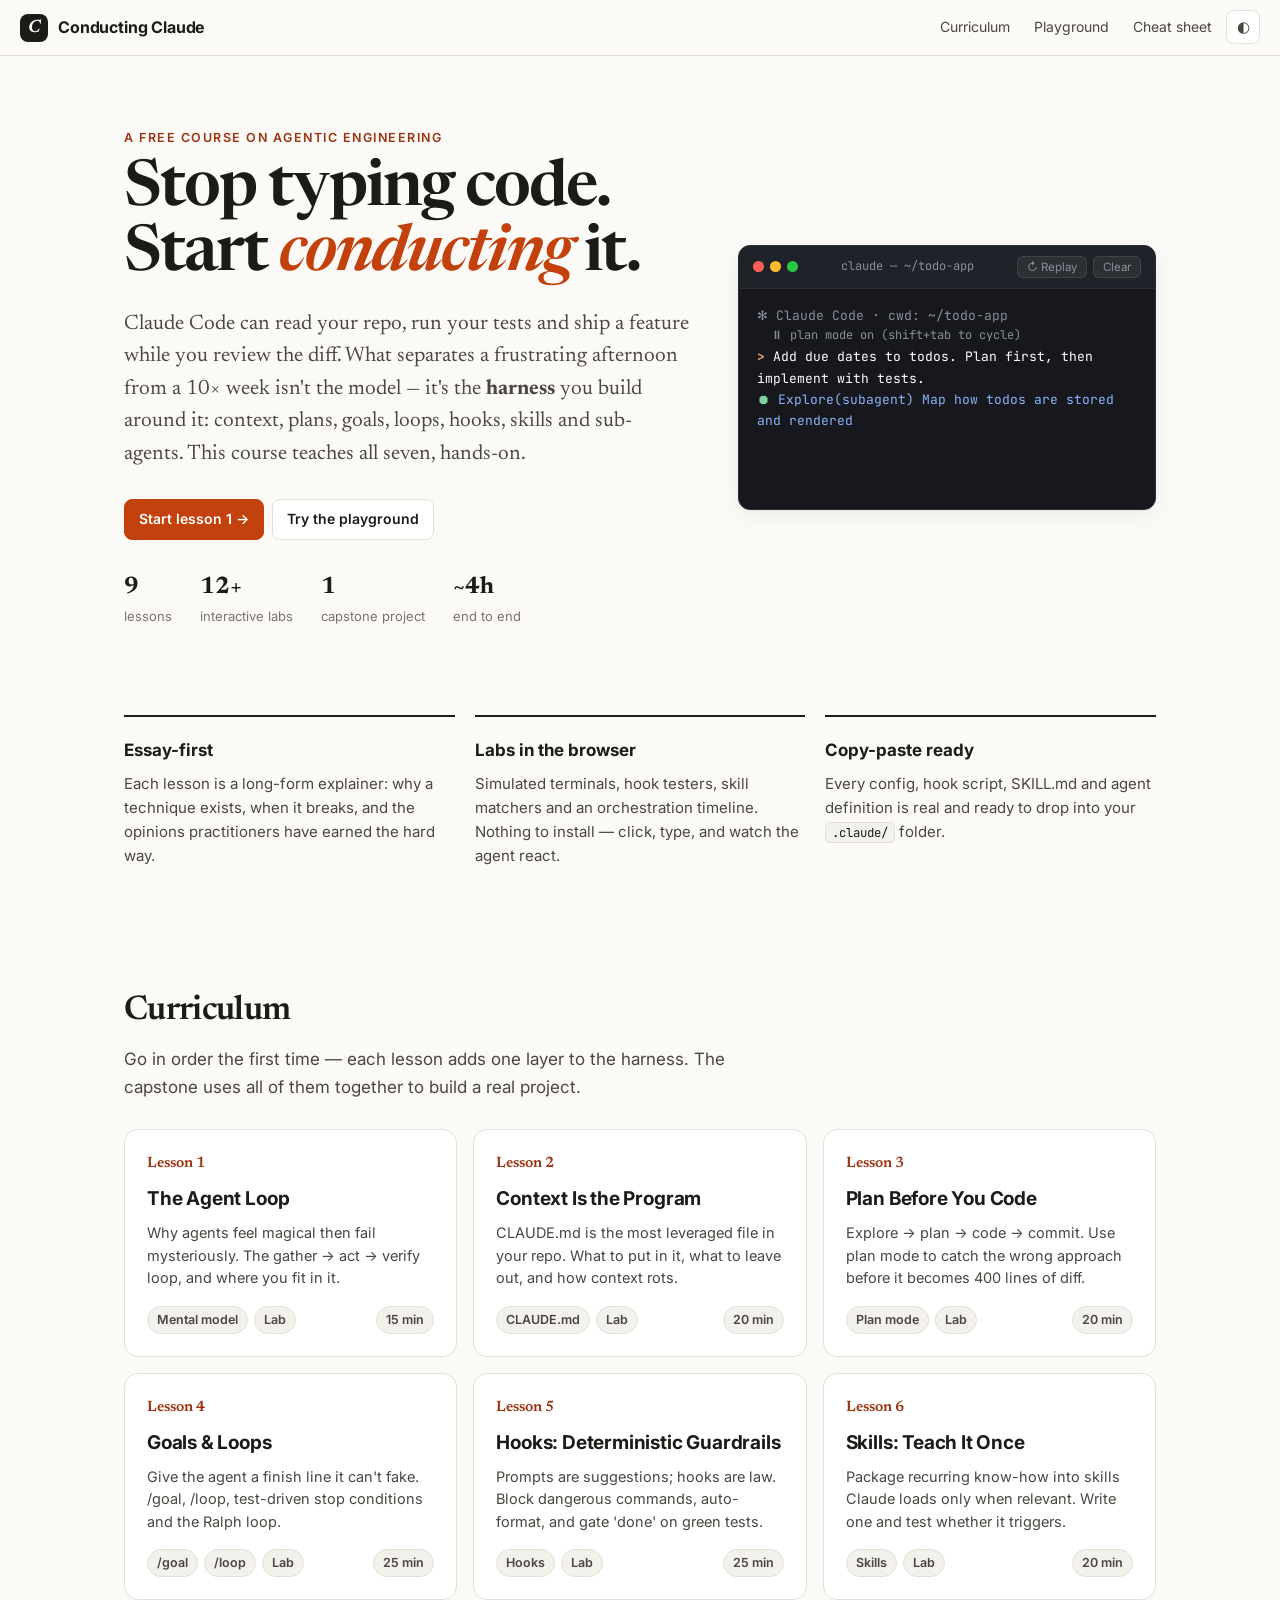
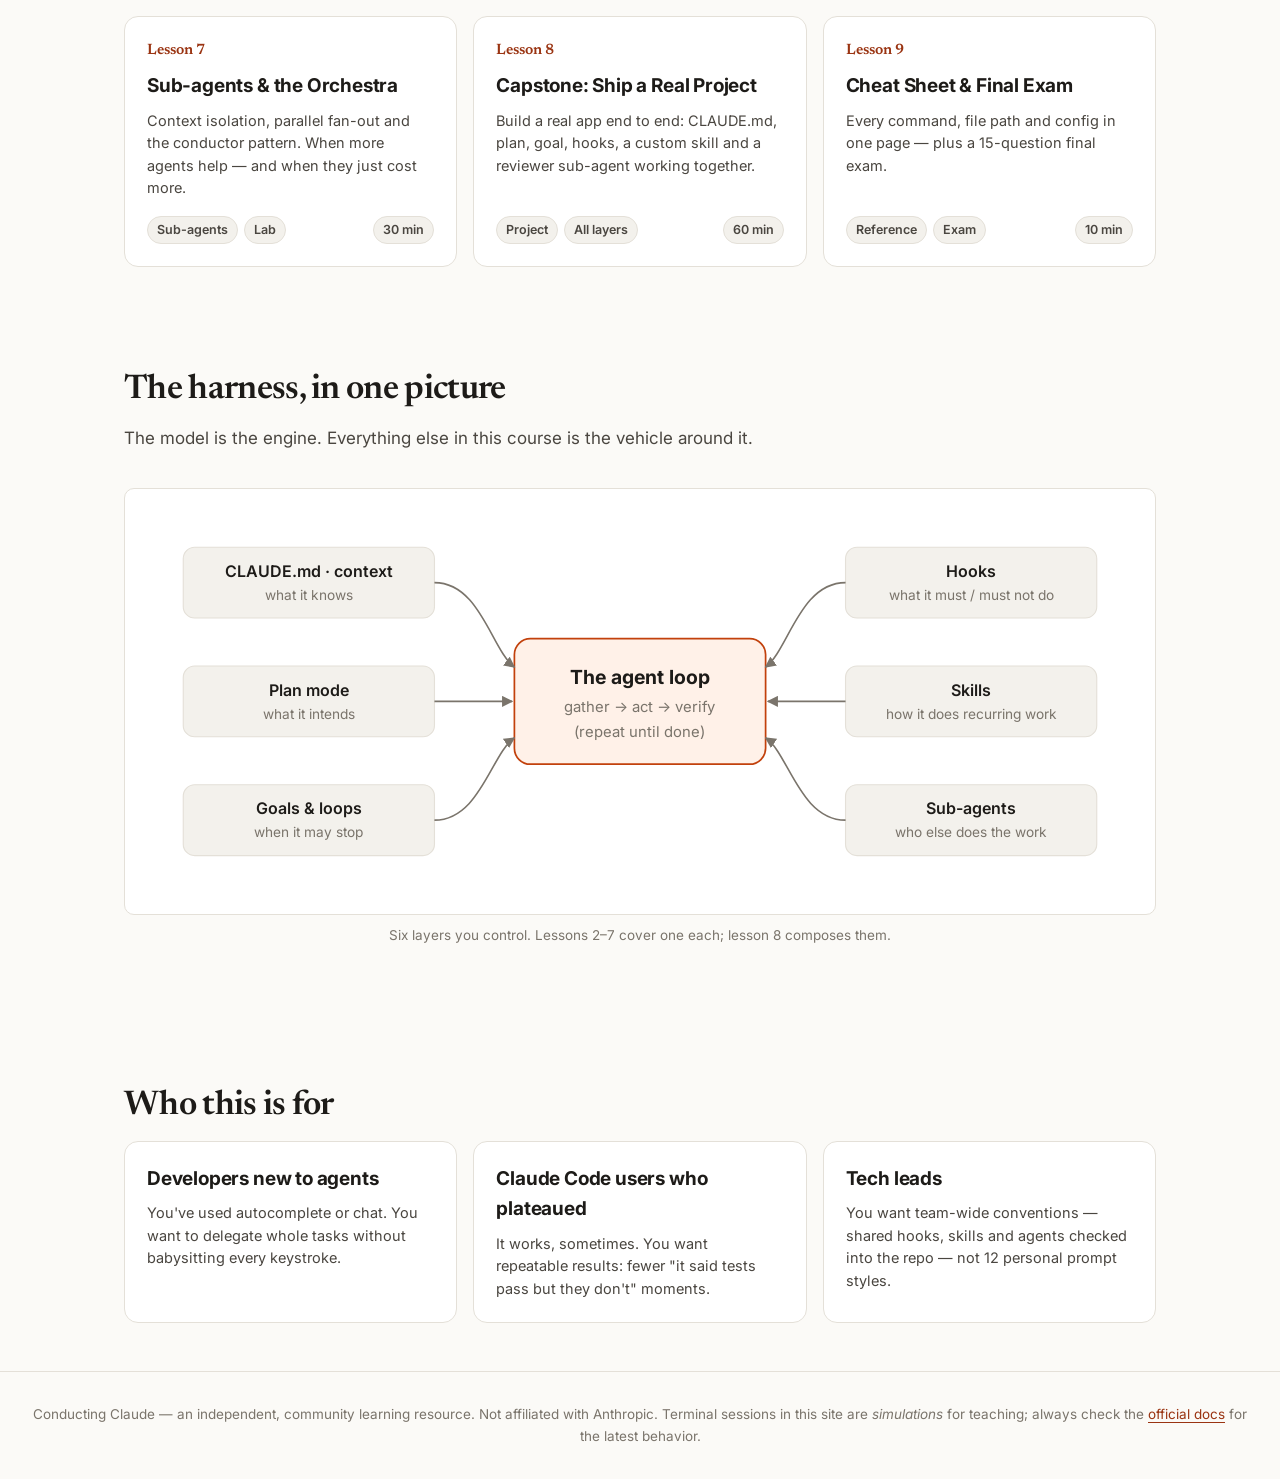
<file: index.html>
<!doctype html>
<html lang="en">
<head>
<meta charset="utf-8">
<meta name="viewport" content="width=device-width, initial-scale=1">
<title>Conducting Claude</title>
<meta name="description" content="A free, hands-on course on agentic engineering with Claude Code: the agent loop, CLAUDE.md, plan mode, goals and loops, hooks, skills, and sub-agent orchestration — with interactive labs you can run in the browser.">
<link rel="preconnect" href="https://fonts.googleapis.com">
<link rel="preconnect" href="https://fonts.gstatic.com" crossorigin>
<link href="https://fonts.googleapis.com/css2?family=Inter:wght@400;500;600;700&family=JetBrains+Mono:wght@400;600&family=Newsreader:ital,opsz,wght@0,6..72,400;0,6..72,500;0,6..72,600;1,6..72,400;1,6..72,500&display=swap" rel="stylesheet">
<link rel="stylesheet" href="assets/styles.css">
</head>
<body data-root="." data-page="home">

<section class="hero">
  <div>
    <div class="eyebrow">A free course on agentic engineering</div>
    <h1>Stop typing code.<br>Start <em>conducting</em> it.</h1>
    <p class="lead">Claude Code can read your repo, run your tests and ship a feature while you review the diff. What separates a frustrating afternoon from a 10× week isn't the model — it's the <strong>harness</strong> you build around it: context, plans, goals, loops, hooks, skills and sub-agents. This course teaches all seven, hands-on.</p>
    <div class="btn-row">
      <a class="btn primary" href="lessons/01-agent-loop.html">Start lesson 1 →</a>
      <a class="btn" href="playground.html">Try the playground</a>
    </div>
    <div class="hero-stats">
      <div><strong>9</strong>lessons</div>
      <div><strong>12+</strong>interactive labs</div>
      <div><strong>1</strong>capstone project</div>
      <div><strong>~4h</strong>end to end</div>
    </div>
  </div>
  <div id="hero-term"></div>
</section>

<section class="section">
  <div class="pillars">
    <div class="pillar"><h3>Essay-first</h3><p>Each lesson is a long-form explainer: why a technique exists, when it breaks, and the opinions practitioners have earned the hard way.</p></div>
    <div class="pillar"><h3>Labs in the browser</h3><p>Simulated terminals, hook testers, skill matchers and an orchestration timeline. Nothing to install — click, type, and watch the agent react.</p></div>
    <div class="pillar"><h3>Copy-paste ready</h3><p>Every config, hook script, SKILL.md and agent definition is real and ready to drop into your <code>.claude/</code> folder.</p></div>
  </div>
</section>

<section class="section" id="curriculum">
  <h2 class="section-title">Curriculum</h2>
  <p class="section-sub">Go in order the first time — each lesson adds one layer to the harness. The capstone uses all of them together to build a real project.</p>
  <div class="cards" id="cards"></div>
</section>

<section class="section">
  <h2 class="section-title">The harness, in one picture</h2>
  <p class="section-sub">The model is the engine. Everything else in this course is the vehicle around it.</p>
  <figure>
    <div class="diagram">
      <svg viewBox="0 0 860 330" role="img" aria-label="Diagram: the agent loop at the center, surrounded by six harness layers">
        <defs><marker id="ah" viewBox="0 0 10 10" refX="9" refY="5" markerWidth="7" markerHeight="7" orient="auto"><path d="M0,0 L10,5 L0,10 z" fill="currentColor" style="color:var(--ink-3)"/></marker></defs>
        <rect x="320" y="110" width="220" height="110" rx="14" class="d-accent" stroke-width="1.5"/>
        <text x="430" y="150" text-anchor="middle" font-weight="700" font-size="17">The agent loop</text>
        <text x="430" y="174" text-anchor="middle" class="d-muted" font-size="13">gather → act → verify</text>
        <text x="430" y="196" text-anchor="middle" class="d-muted" font-size="13">(repeat until done)</text>
        <g font-size="14">
          <rect x="30" y="30" width="220" height="62" rx="10" class="d-box"/><text x="140" y="56" text-anchor="middle" font-weight="600">CLAUDE.md · context</text><text x="140" y="76" text-anchor="middle" class="d-muted" font-size="12">what it knows</text>
          <rect x="30" y="134" width="220" height="62" rx="10" class="d-box"/><text x="140" y="160" text-anchor="middle" font-weight="600">Plan mode</text><text x="140" y="180" text-anchor="middle" class="d-muted" font-size="12">what it intends</text>
          <rect x="30" y="238" width="220" height="62" rx="10" class="d-box"/><text x="140" y="264" text-anchor="middle" font-weight="600">Goals &amp; loops</text><text x="140" y="284" text-anchor="middle" class="d-muted" font-size="12">when it may stop</text>
          <rect x="610" y="30" width="220" height="62" rx="10" class="d-box"/><text x="720" y="56" text-anchor="middle" font-weight="600">Hooks</text><text x="720" y="76" text-anchor="middle" class="d-muted" font-size="12">what it must / must not do</text>
          <rect x="610" y="134" width="220" height="62" rx="10" class="d-box"/><text x="720" y="160" text-anchor="middle" font-weight="600">Skills</text><text x="720" y="180" text-anchor="middle" class="d-muted" font-size="12">how it does recurring work</text>
          <rect x="610" y="238" width="220" height="62" rx="10" class="d-box"/><text x="720" y="264" text-anchor="middle" font-weight="600">Sub-agents</text><text x="720" y="284" text-anchor="middle" class="d-muted" font-size="12">who else does the work</text>
        </g>
        <g class="d-line" stroke-width="1.4" marker-end="url(#ah)">
          <path d="M250 61 C 290 61, 300 120, 320 135"/><path d="M250 165 L 318 165"/><path d="M250 269 C 290 269, 300 210, 320 197"/>
          <path d="M610 61 C 570 61, 560 120, 540 135"/><path d="M610 165 L 542 165"/><path d="M610 269 C 570 269, 560 210, 540 197"/>
        </g>
      </svg>
    </div>
    <figcaption>Six layers you control. Lessons 2–7 cover one each; lesson 8 composes them.</figcaption>
  </figure>
</section>

<section class="section">
  <h2 class="section-title">Who this is for</h2>
  <div class="cards">
    <div class="card" style="cursor:default"><h3>Developers new to agents</h3><p>You've used autocomplete or chat. You want to delegate whole tasks without babysitting every keystroke.</p></div>
    <div class="card" style="cursor:default"><h3>Claude Code users who plateaued</h3><p>It works, sometimes. You want repeatable results: fewer "it said tests pass but they don't" moments.</p></div>
    <div class="card" style="cursor:default"><h3>Tech leads</h3><p>You want team-wide conventions — shared hooks, skills and agents checked into the repo — not 12 personal prompt styles.</p></div>
  </div>
</section>

<footer class="site-foot">
  Conducting Claude — an independent, community learning resource. Not affiliated with Anthropic.
  Terminal sessions in this site are <em>simulations</em> for teaching; always check the <a href="https://docs.claude.com/en/docs/claude-code/overview" target="_blank" rel="noopener">official docs</a> for the latest behavior.
</footer>

<script src="assets/app.js"></script>
<script>
TUTOR.ready(function () {
  var cards = document.getElementById("cards");
  var tags = {
    "01": ["Mental model", "Lab"], "02": ["CLAUDE.md", "Lab"], "03": ["Plan mode", "Lab"],
    "04": ["/goal", "/loop", "Lab"], "05": ["Hooks", "Lab"], "06": ["Skills", "Lab"],
    "07": ["Sub-agents", "Lab"], "08": ["Project", "All layers"], "09": ["Reference", "Exam"]
  };
  var blurbs = {
    "01": "Why agents feel magical then fail mysteriously. The gather → act → verify loop, and where you fit in it.",
    "02": "CLAUDE.md is the most leveraged file in your repo. What to put in it, what to leave out, and how context rots.",
    "03": "Explore → plan → code → commit. Use plan mode to catch the wrong approach before it becomes 400 lines of diff.",
    "04": "Give the agent a finish line it can't fake. /goal, /loop, test-driven stop conditions and the Ralph loop.",
    "05": "Prompts are suggestions; hooks are law. Block dangerous commands, auto-format, and gate 'done' on green tests.",
    "06": "Package recurring know-how into skills Claude loads only when relevant. Write one and test whether it triggers.",
    "07": "Context isolation, parallel fan-out and the conductor pattern. When more agents help — and when they just cost more.",
    "08": "Build a real app end to end: CLAUDE.md, plan, goal, hooks, a custom skill and a reviewer sub-agent working together.",
    "09": "Every command, file path and config in one page — plus a 15-question final exam."
  };
  TUTOR.LESSONS.forEach(function (l) {
    var a = document.createElement("a");
    a.className = "card"; a.href = "lessons/" + l.slug; a.setAttribute("data-id", l.id);
    a.innerHTML = '<div class="card-top"><span class="card-num">Lesson ' + parseInt(l.id, 10) + '</span><span class="card-status chip ok" style="display:none"></span></div>' +
      "<h3>" + TUTOR.esc(l.title) + "</h3><p>" + blurbs[l.id] + '</p><div class="card-foot">' +
      tags[l.id].map(function (t) { return '<span class="chip">' + TUTOR.esc(t) + "</span>"; }).join("") +
      '<span class="chip" style="margin-left:auto">' + TUTOR.esc(l.meta.split("·").pop().trim()) + "</span></div>";
    cards.appendChild(a);
  });
  // Re-run progress paint now that cards exist.
  document.querySelectorAll(".card[data-id]").forEach(function (c) {
    if (TUTOR.isDone(c.getAttribute("data-id"))) { c.classList.add("done"); var s = c.querySelector(".card-status"); s.style.display = ""; s.textContent = "✓ Done"; }
  });

  TUTOR.terminal("#hero-term", {
    title: "claude — ~/todo-app",
    interactive: false,
    autoplay: [
      ["sys", "✻ Claude Code · cwd: ~/todo-app", 60],
      ["mode", "  ⏸ plan mode on (shift+tab to cycle)", 300],
      ["user", "Add due dates to todos. Plan first, then implement with tests."],
      ["tool", "Explore(subagent) Map how todos are stored and rendered"],
      ["toolout", "Found src/store.ts, src/TodoItem.tsx, 14 tests"],
      ["plan", "Plan: 1) add dueDate to Todo type  2) migrate store  3) date picker  4) overdue badge  5) tests"],
      ["mode", "  ⏵⏵ plan approved · accept edits on"],
      ["tool", "Edit(src/store.ts)"],
      ["hook", "PostToolUse hook → prettier --write src/store.ts ✓"],
      ["tool", "Bash(npm test)"],
      ["toolout", "✓ 17 passed (3 new)"],
      ["hook", "Stop hook → goal check: tests green, types clean ✓"],
      ["claude", "Done. Due dates ship with an overdue badge and 3 new tests. Diff is ready for review."]
    ]
  });
});
</script>
</body>
</html>
</file>
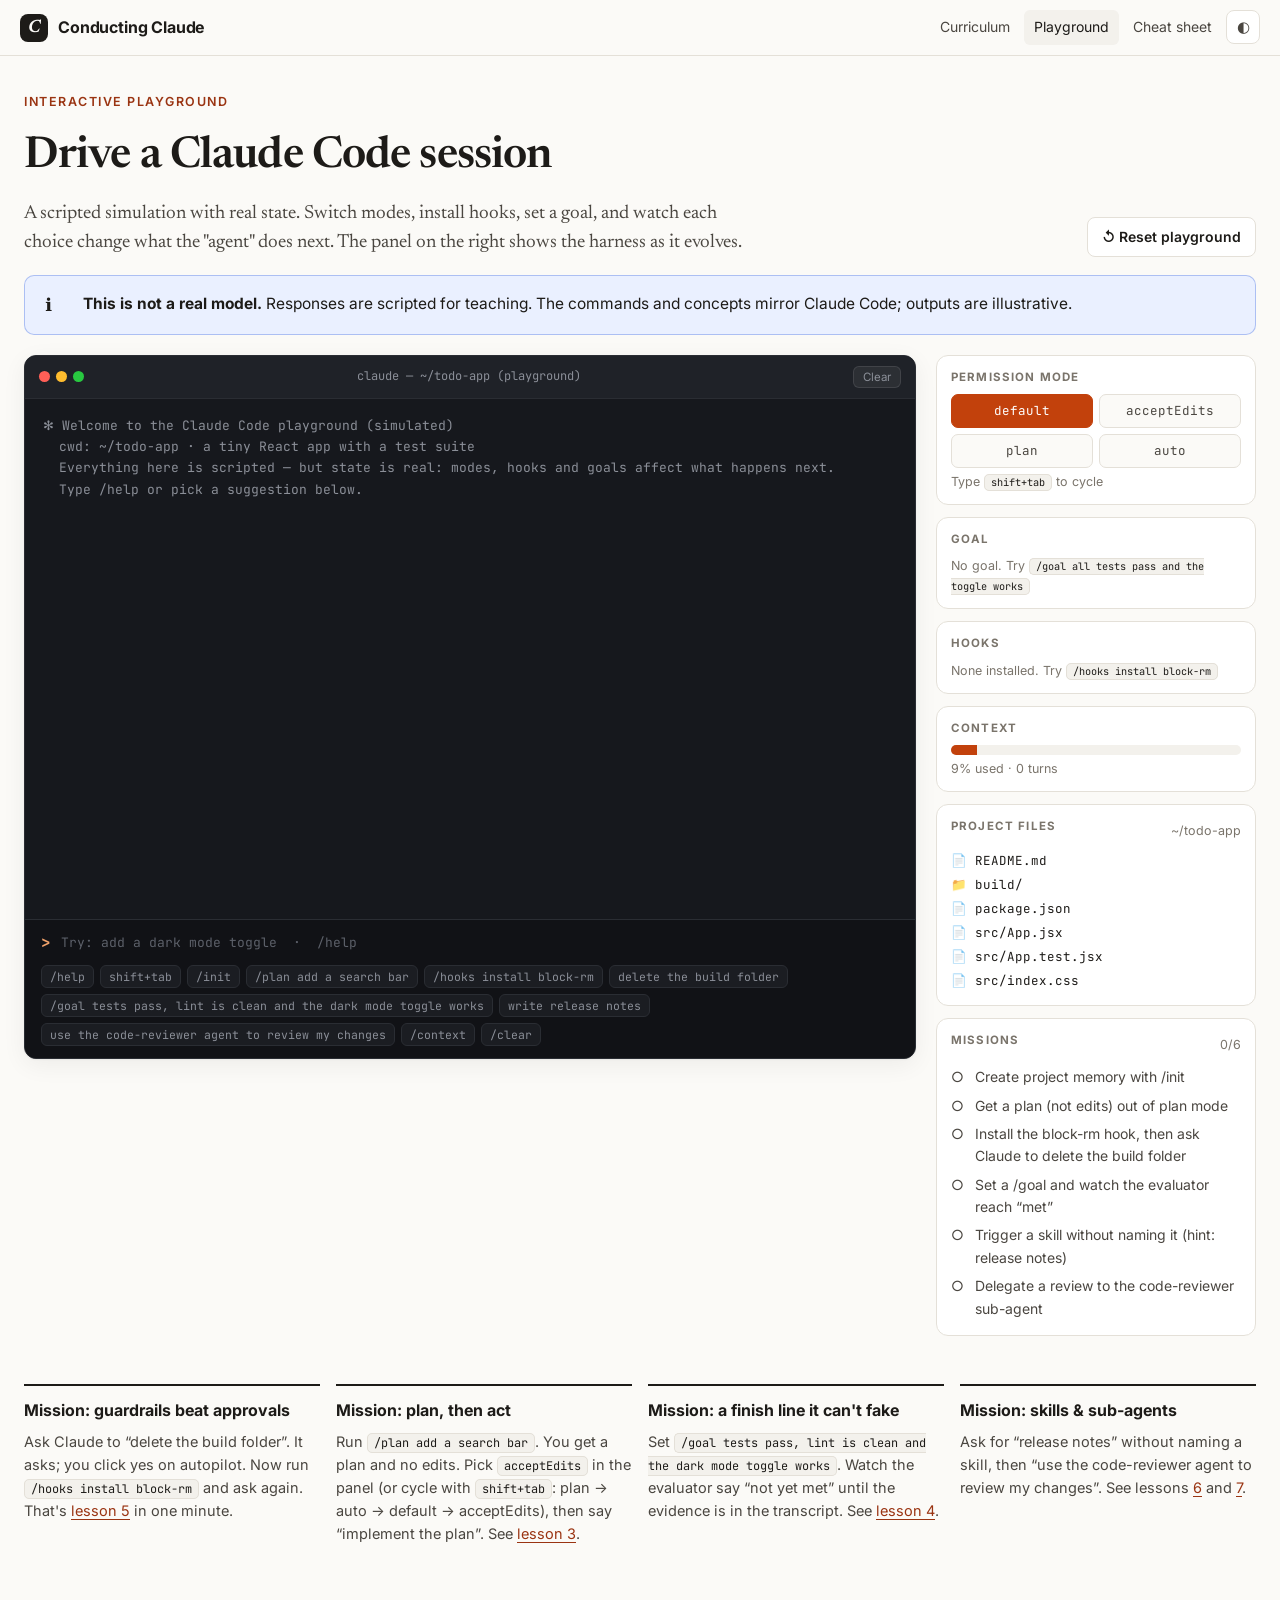
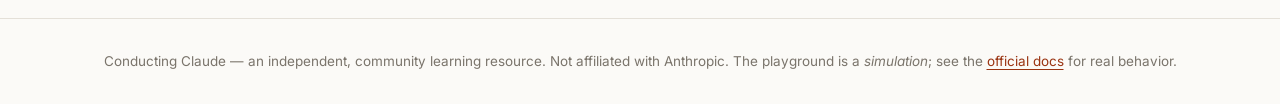
<file: playground.html>
<!doctype html>
<html lang="en">
<head>
<meta charset="utf-8">
<meta name="viewport" content="width=device-width, initial-scale=1">
<title>Interactive Playground · Conducting Claude</title>
<meta name="description" content="A stateful, simulated Claude Code session in your browser: switch permission modes, set goals, install hooks, trigger skills and delegate to sub-agents.">
<link rel="preconnect" href="https://fonts.googleapis.com">
<link rel="preconnect" href="https://fonts.gstatic.com" crossorigin>
<link href="https://fonts.googleapis.com/css2?family=Inter:wght@400;500;600;700&family=JetBrains+Mono:wght@400;600&family=Newsreader:ital,opsz,wght@0,6..72,400;0,6..72,500;0,6..72,600;1,6..72,400;1,6..72,500&display=swap" rel="stylesheet">
<link rel="stylesheet" href="assets/styles.css">
<style>
  .pg-wrap { max-width: 1280px; margin: 0 auto; padding: 36px 24px 72px; }
  .pg-head { display: flex; justify-content: space-between; align-items: flex-end; gap: 20px; flex-wrap: wrap; margin-bottom: 8px; }
  .pg-head h1 { font-family: var(--serif); font-size: clamp(32px, 4.5vw, 44px); letter-spacing: -.02em; margin: 0 0 8px; font-weight: 600; }
  .pg-head p { margin: 0; color: var(--ink-2); font-family: var(--serif); font-size: 19px; max-width: 720px; line-height: 1.5; }
  .pg-grid { display: grid; grid-template-columns: minmax(0, 1fr) 320px; gap: 20px; align-items: start; margin-top: 20px; }
  .pg-grid .term { margin: 0; }
  .pg-grid .term-screen { min-height: 520px; max-height: 620px; }
  .pg-side { position: sticky; top: 72px; }
  .pg-notes { display: grid; grid-template-columns: repeat(auto-fill, minmax(280px, 1fr)); gap: 16px; margin-top: 36px; }
  .pg-note { border-top: 2px solid var(--ink); padding-top: 12px; }
  .pg-note h3 { margin: 0 0 6px; font-size: 16px; }
  .pg-note p { margin: 0; color: var(--ink-2); font-size: 14.5px; }
  @media (max-width: 960px) {
    .pg-grid { grid-template-columns: 1fr; }
    .pg-side { position: static; }
    .pg-grid .term-screen { min-height: 360px; max-height: 460px; }
  }
  @media (max-width: 600px) { .pg-wrap { padding: 24px 16px 56px; } }
</style>
</head>
<body data-root="." data-page="playground">

<div class="pg-wrap">
  <div class="pg-head">
    <div>
      <div class="eyebrow">Interactive Playground</div>
      <h1>Drive a Claude Code session</h1>
      <p>A scripted simulation with real state. Switch modes, install hooks, set a goal, and watch each choice change what the "agent" does next. The panel on the right shows the harness as it evolves.</p>
    </div>
    <button class="btn" id="pg-reset" type="button">↺ Reset playground</button>
  </div>

  <div class="callout info" style="margin:18px 0 0"><div class="callout-icon">ℹ️</div><div><p><strong>This is not a real model.</strong> Responses are scripted for teaching. The commands and concepts mirror Claude Code; outputs are illustrative.</p></div></div>

  <div class="pg-grid">
    <div id="pg-term"></div>
    <aside class="pg-side" id="pg-panel" aria-label="Session state"></aside>
  </div>

  <div class="pg-notes">
    <div class="pg-note"><h3>Mission: guardrails beat approvals</h3><p>Ask Claude to “delete the build folder”. It asks; you click yes on autopilot. Now run <code>/hooks install block-rm</code> and ask again. That's <a href="lessons/05-hooks.html">lesson 5</a> in one minute.</p></div>
    <div class="pg-note"><h3>Mission: plan, then act</h3><p>Run <code>/plan add a search bar</code>. You get a plan and no edits. Pick <code>acceptEdits</code> in the panel (or cycle with <code>shift+tab</code>: plan → auto → default → acceptEdits), then say “implement the plan”. See <a href="lessons/03-plan-mode.html">lesson 3</a>.</p></div>
    <div class="pg-note"><h3>Mission: a finish line it can't fake</h3><p>Set <code>/goal tests pass, lint is clean and the dark mode toggle works</code>. Watch the evaluator say “not yet met” until the evidence is in the transcript. See <a href="lessons/04-goals-loops.html">lesson 4</a>.</p></div>
    <div class="pg-note"><h3>Mission: skills &amp; sub-agents</h3><p>Ask for “release notes” without naming a skill, then “use the code-reviewer agent to review my changes”. See lessons <a href="lessons/06-skills.html">6</a> and <a href="lessons/07-subagents.html">7</a>.</p></div>
  </div>
</div>

<footer class="site-foot">
  Conducting Claude — an independent, community learning resource. Not affiliated with Anthropic.
  The playground is a <em>simulation</em>; see the <a href="https://code.claude.com/docs" target="_blank" rel="noopener">official docs</a> for real behavior.
</footer>

<script src="assets/app.js"></script>
<script src="assets/widgets/playground.js"></script>
</body>
</html>
</file>
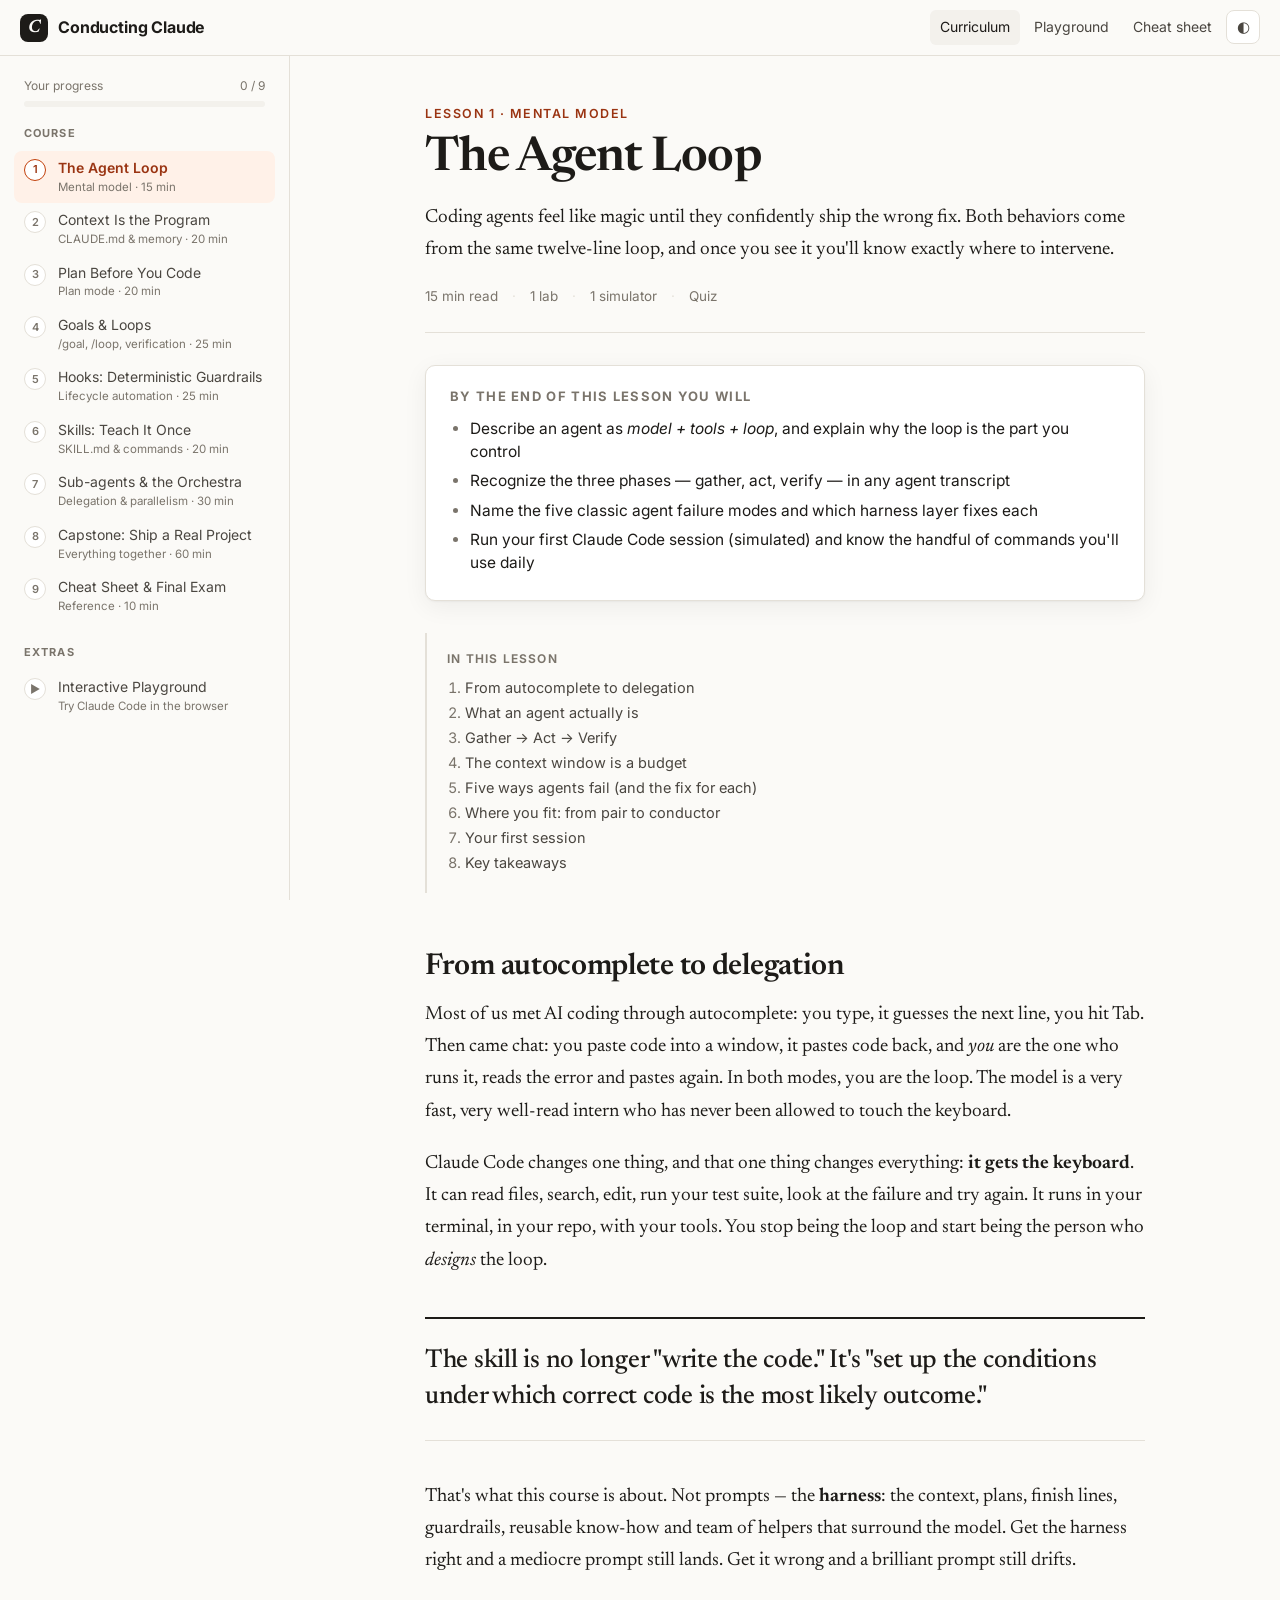
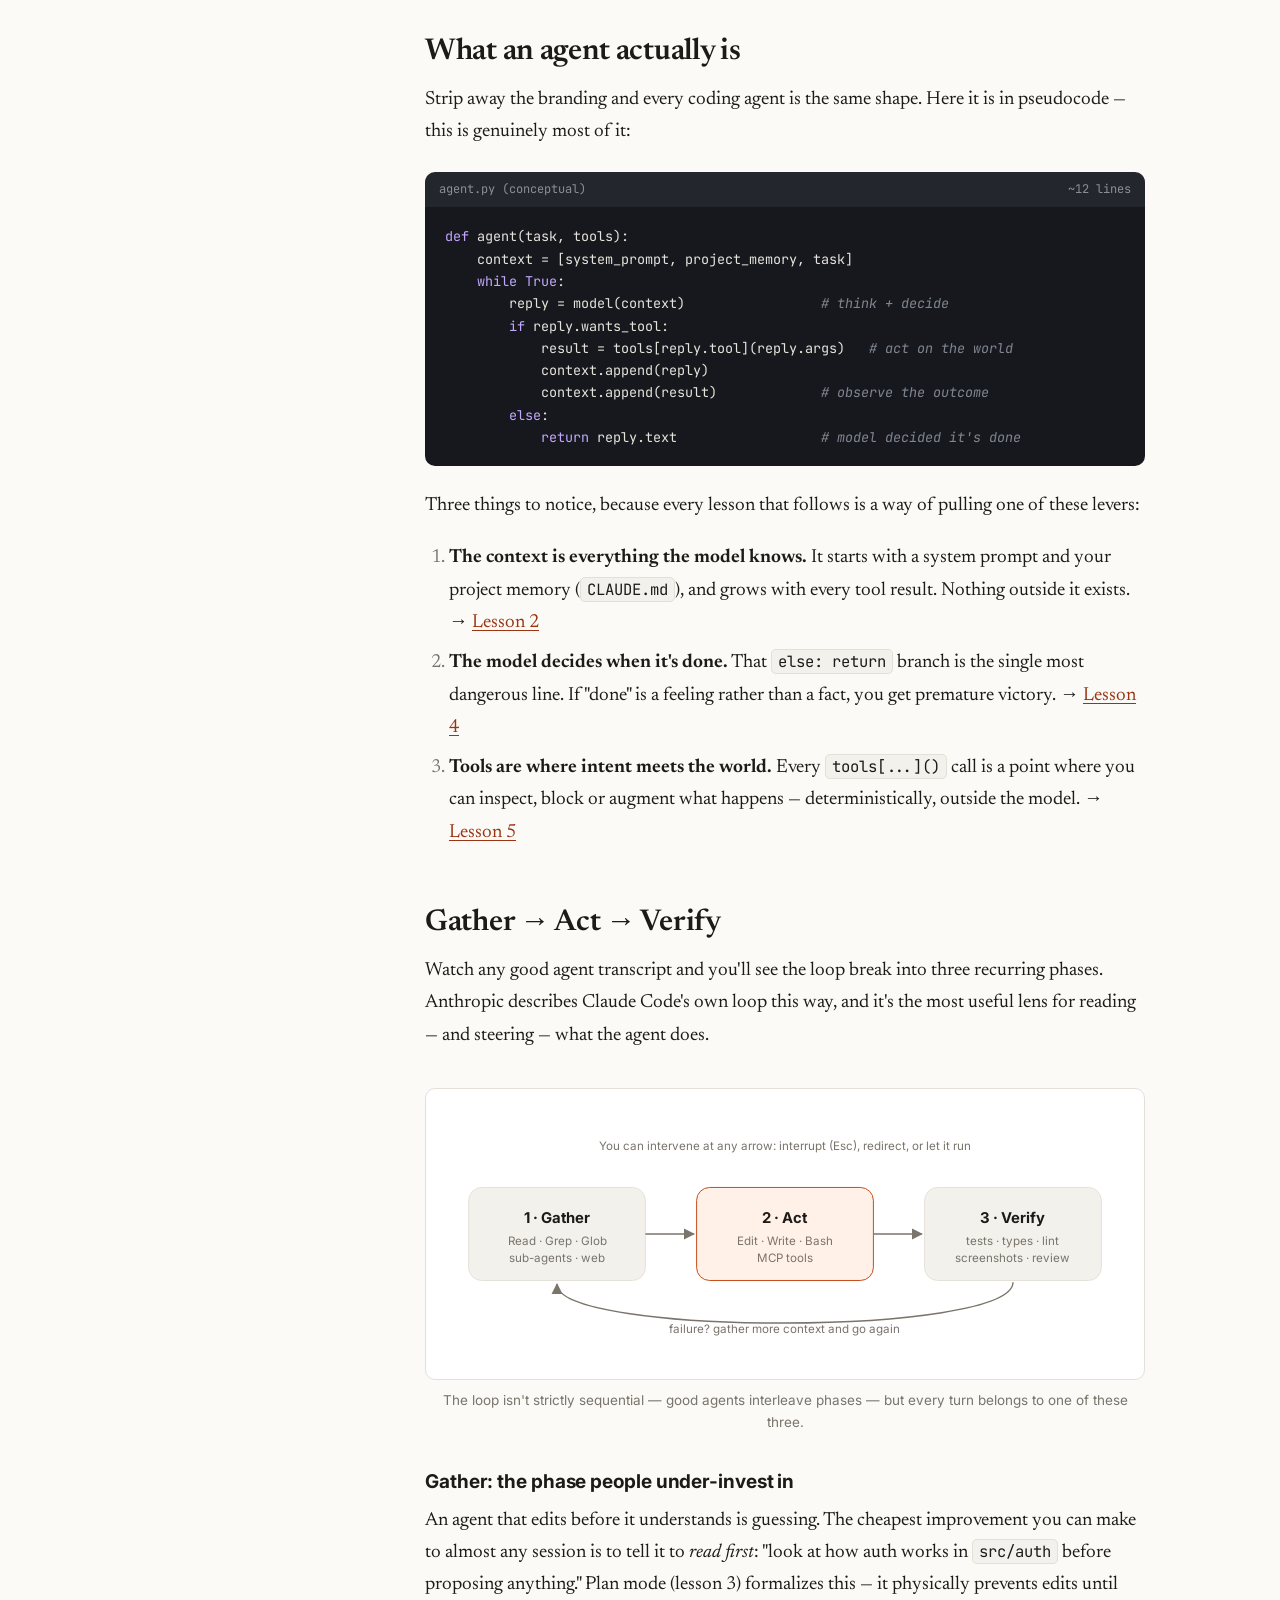
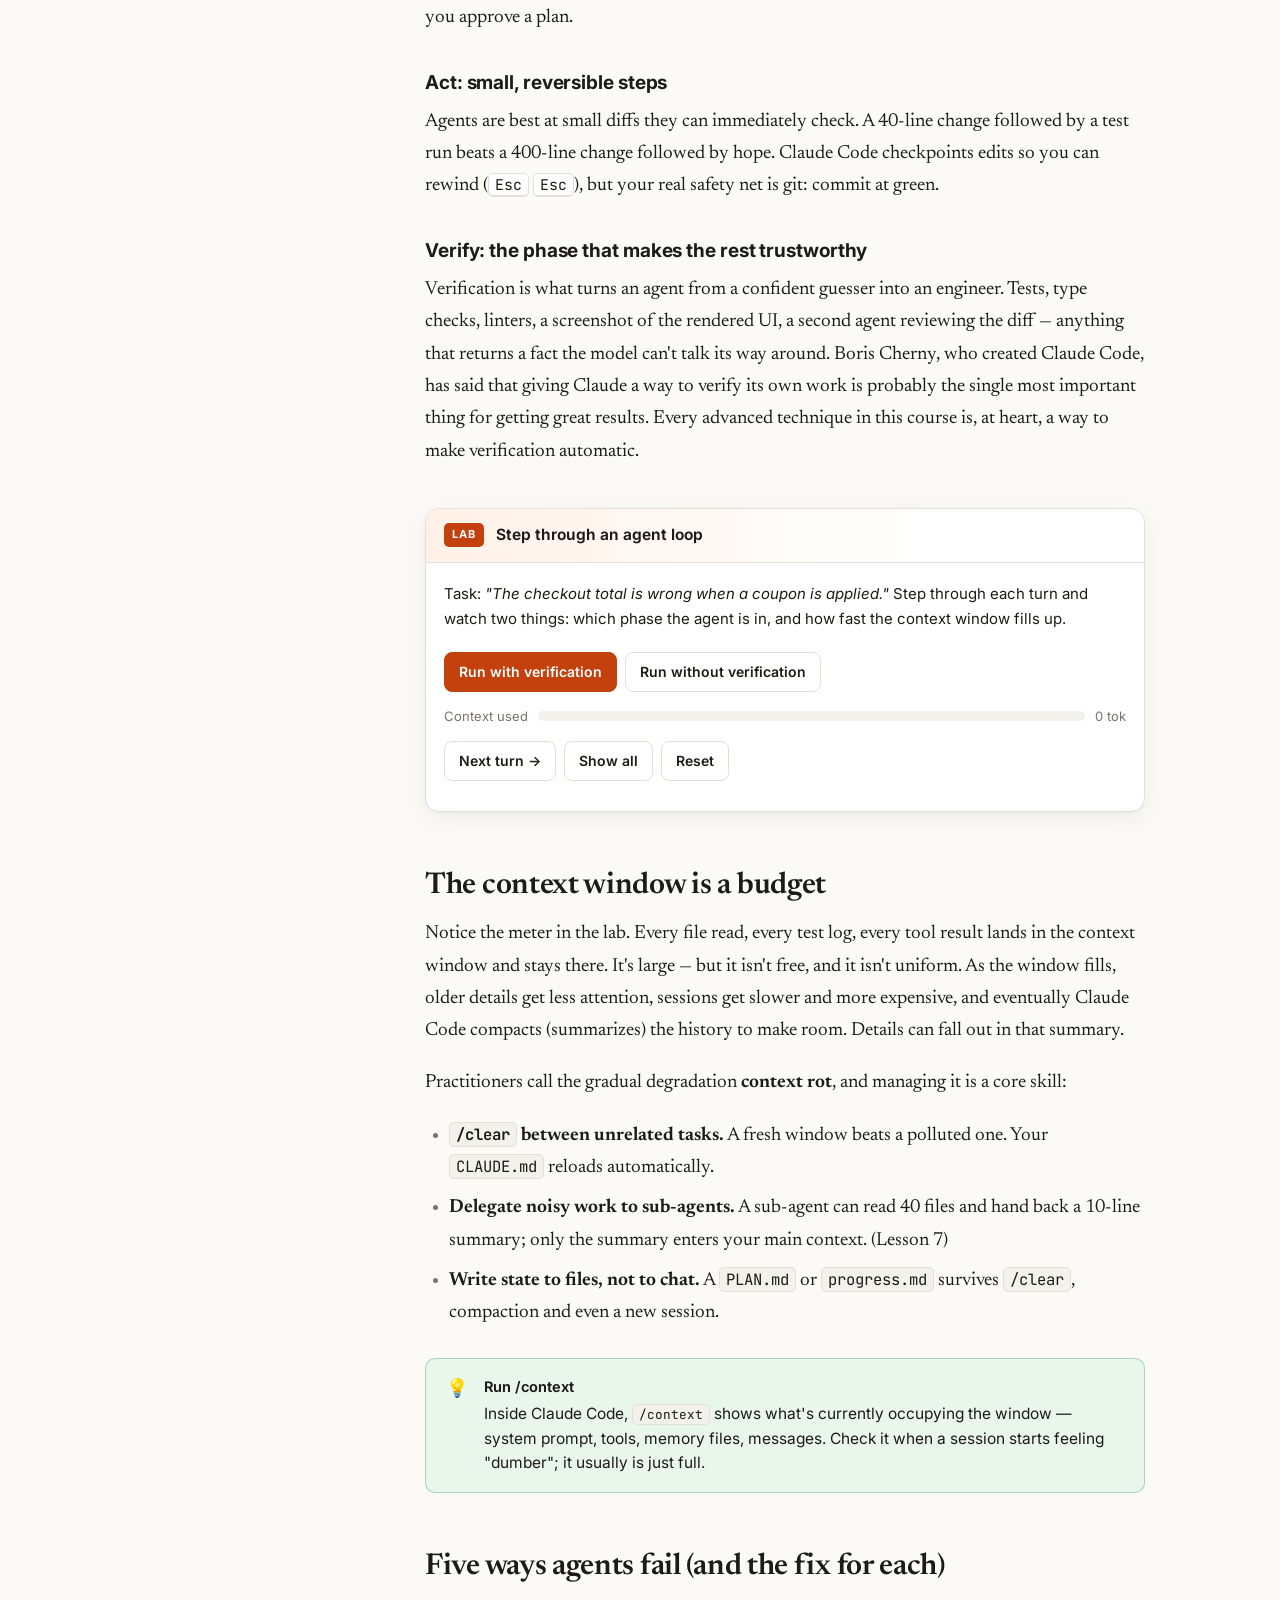
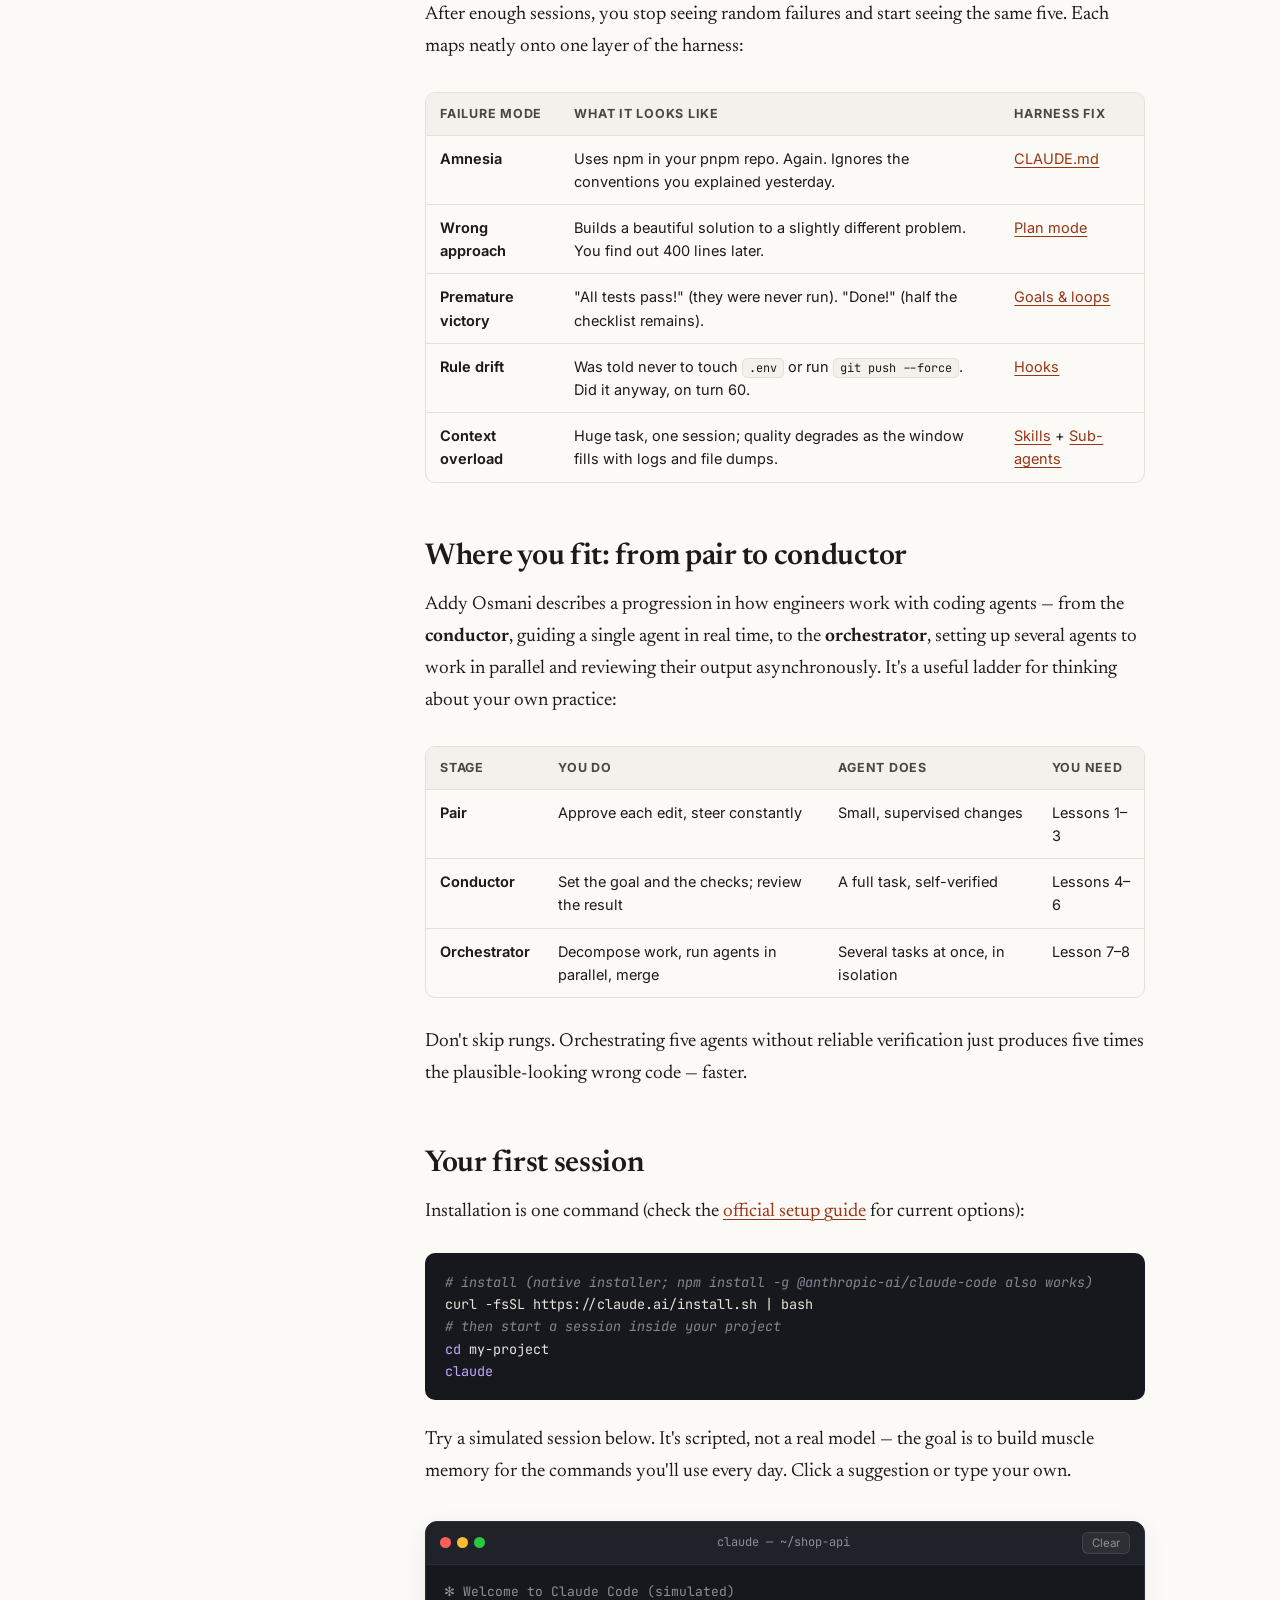
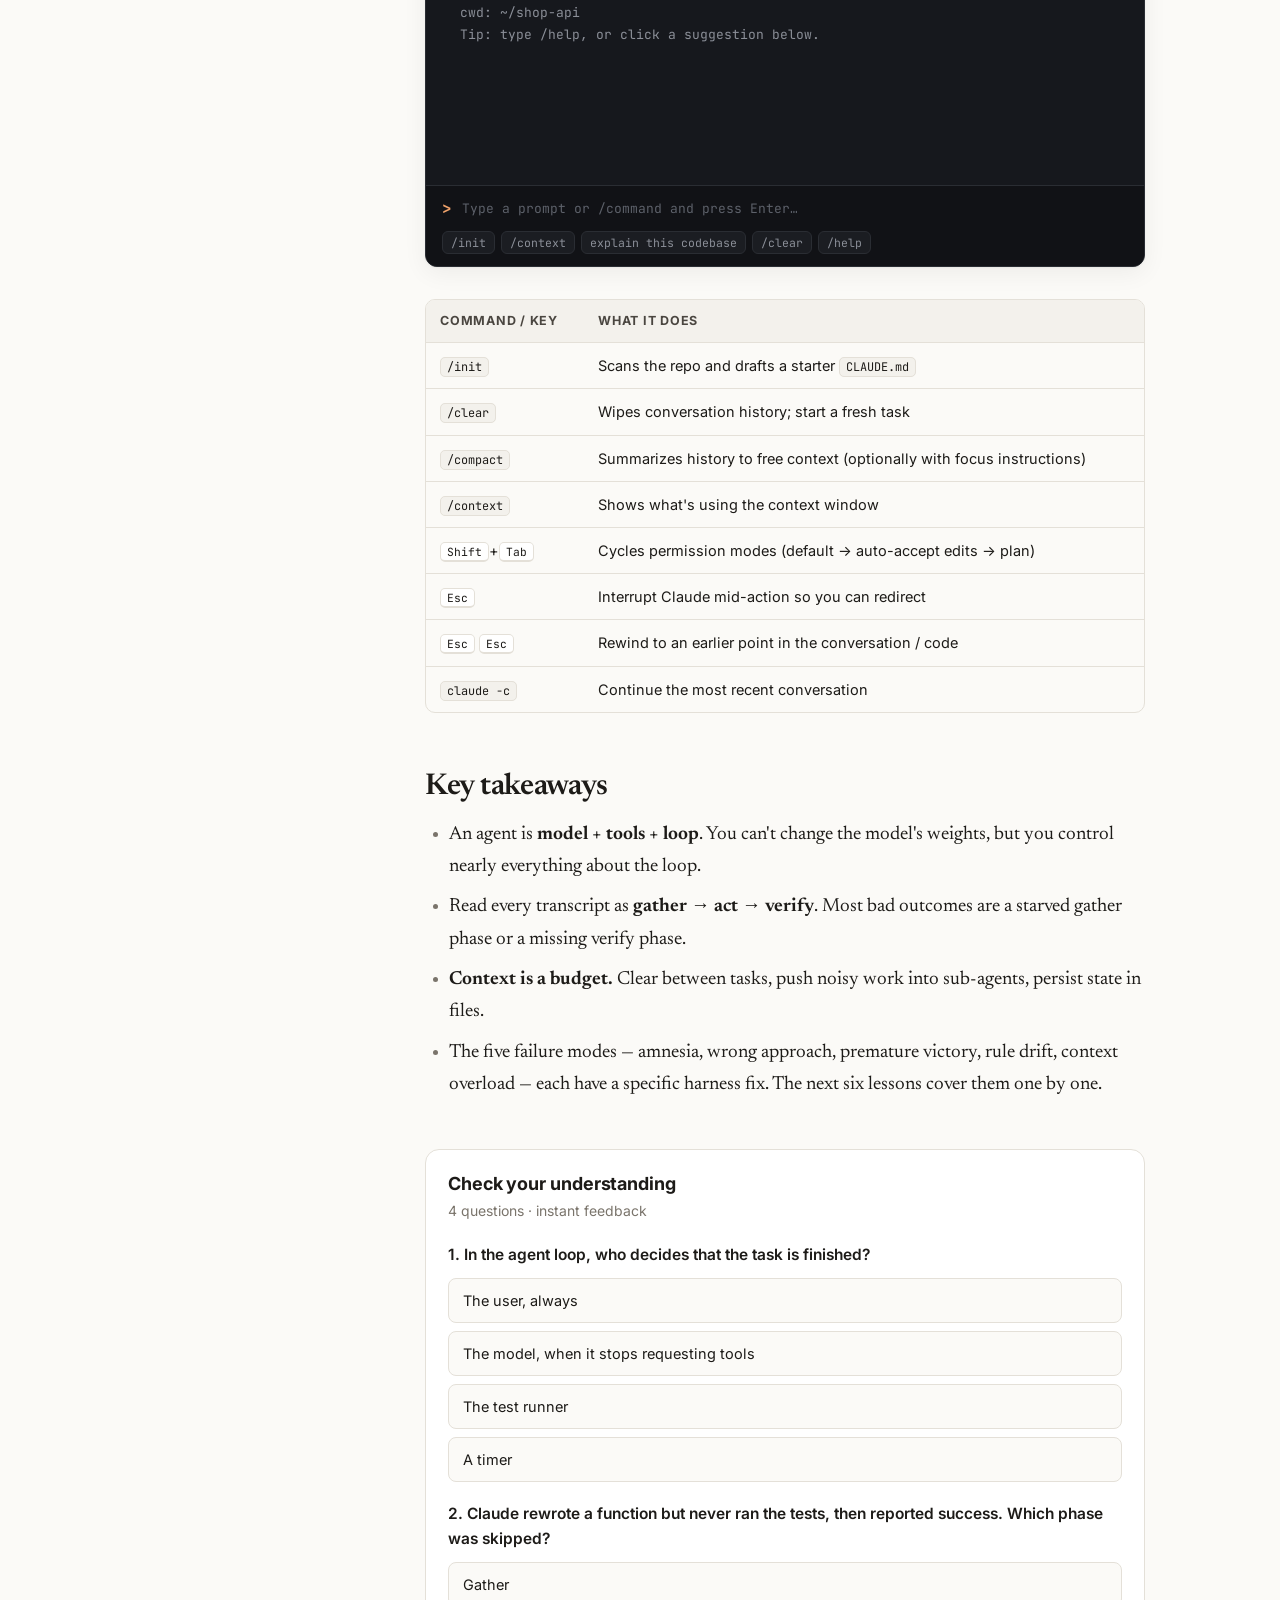
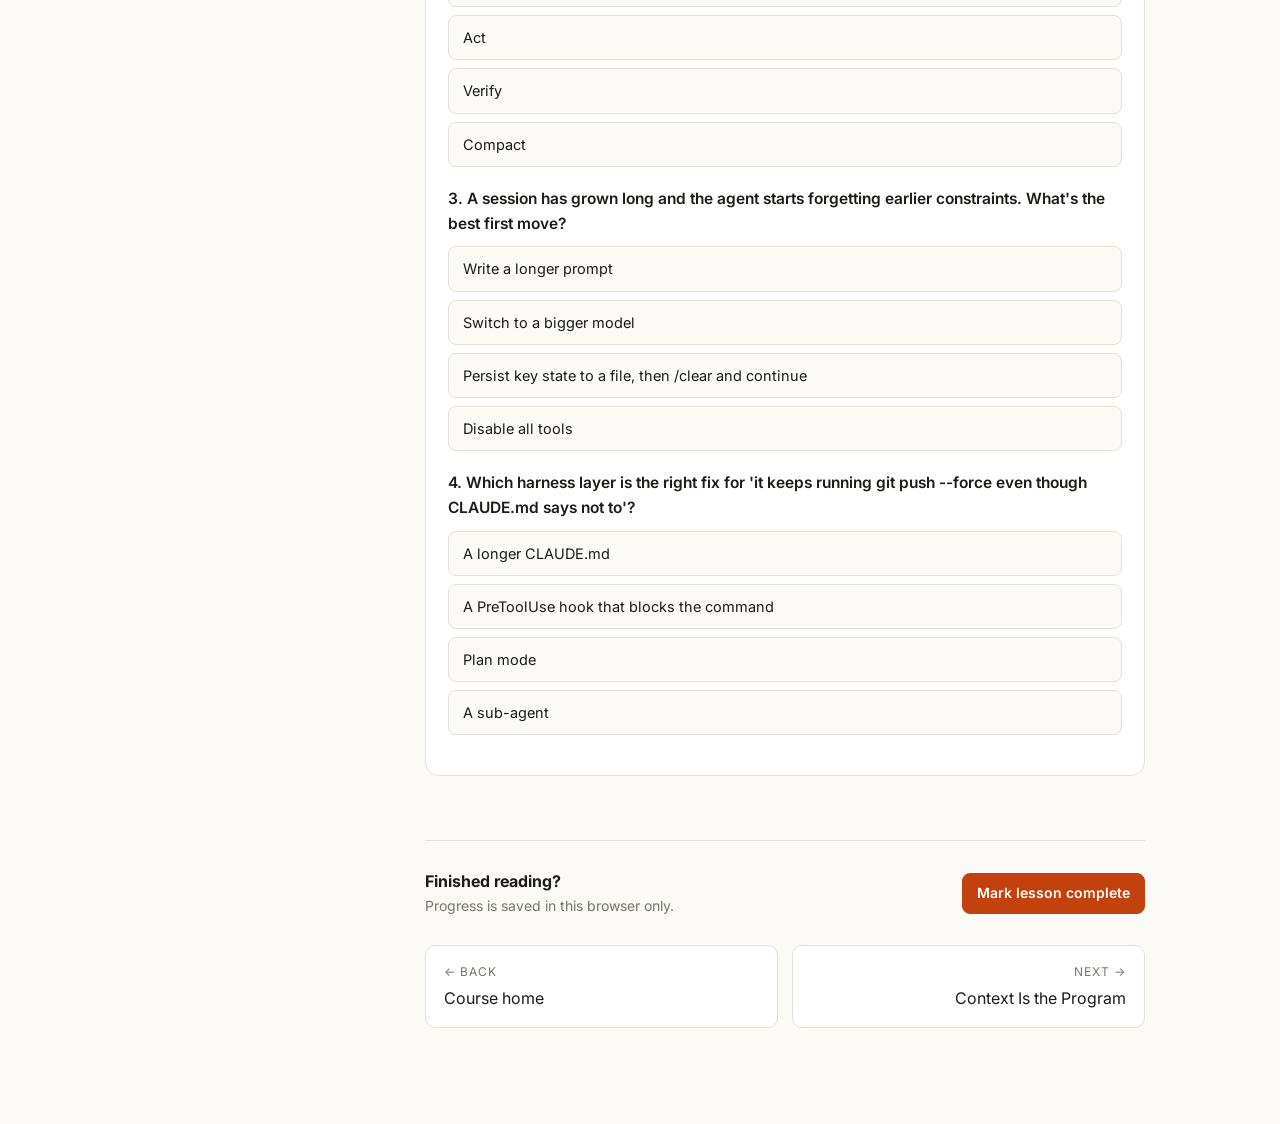
<file: lessons/01-agent-loop.html>
<!doctype html>
<html lang="en">
<head>
<meta charset="utf-8">
<meta name="viewport" content="width=device-width, initial-scale=1">
<title>The Agent Loop · Conducting Claude</title>
<link rel="preconnect" href="https://fonts.googleapis.com">
<link rel="preconnect" href="https://fonts.gstatic.com" crossorigin>
<link href="https://fonts.googleapis.com/css2?family=Inter:wght@400;500;600;700&family=JetBrains+Mono:wght@400;600&family=Newsreader:ital,opsz,wght@0,6..72,400;0,6..72,500;0,6..72,600;1,6..72,400;1,6..72,500&display=swap" rel="stylesheet">
<link rel="stylesheet" href="../assets/styles.css">
</head>
<body data-root=".." data-lesson="01">
<main>
<article class="article">
  <div class="eyebrow">Lesson 1 · Mental model</div>
  <h1>The Agent Loop</h1>
  <p class="dek">Coding agents feel like magic until they confidently ship the wrong fix. Both behaviors come from the same twelve-line loop, and once you see it you'll know exactly where to intervene.</p>
  <div class="byline"><span>15 min read</span><span>1 lab</span><span>1 simulator</span><span>Quiz</span></div>

  <div class="objectives">
    <h4>By the end of this lesson you will</h4>
    <ul>
      <li>Describe an agent as <em>model + tools + loop</em>, and explain why the loop is the part you control</li>
      <li>Recognize the three phases — gather, act, verify — in any agent transcript</li>
      <li>Name the five classic agent failure modes and which harness layer fixes each</li>
      <li>Run your first Claude Code session (simulated) and know the handful of commands you'll use daily</li>
    </ul>
  </div>

  <div data-toc></div>

  <h2>From autocomplete to delegation</h2>
  <p>Most of us met AI coding through autocomplete: you type, it guesses the next line, you hit Tab. Then came chat: you paste code into a window, it pastes code back, and <em>you</em> are the one who runs it, reads the error and pastes again. In both modes, you are the loop. The model is a very fast, very well-read intern who has never been allowed to touch the keyboard.</p>
  <p>Claude Code changes one thing, and that one thing changes everything: <strong>it gets the keyboard</strong>. It can read files, search, edit, run your test suite, look at the failure and try again. It runs in your terminal, in your repo, with your tools. You stop being the loop and start being the person who <em>designs</em> the loop.</p>
  <div class="pull">The skill is no longer "write the code." It's "set up the conditions under which correct code is the most likely outcome."</div>
  <p>That's what this course is about. Not prompts — the <strong>harness</strong>: the context, plans, finish lines, guardrails, reusable know-how and team of helpers that surround the model. Get the harness right and a mediocre prompt still lands. Get it wrong and a brilliant prompt still drifts.</p>

  <h2>What an agent actually is</h2>
  <p>Strip away the branding and every coding agent is the same shape. Here it is in pseudocode — this is genuinely most of it:</p>
  <div class="code-file"><span>agent.py (conceptual)</span><span>~12 lines</span></div>
<pre><code class="lang-py">def agent(task, tools):
    context = [system_prompt, project_memory, task]
    while True:
        reply = model(context)                 # think + decide
        if reply.wants_tool:
            result = tools[reply.tool](reply.args)   # act on the world
            context.append(reply)
            context.append(result)             # observe the outcome
        else:
            return reply.text                  # model decided it's done
</code></pre>
  <p>Three things to notice, because every lesson that follows is a way of pulling one of these levers:</p>
  <ol>
    <li><strong>The context is everything the model knows.</strong> It starts with a system prompt and your project memory (<code>CLAUDE.md</code>), and grows with every tool result. Nothing outside it exists. → <a href="02-context-claude-md.html">Lesson 2</a></li>
    <li><strong>The model decides when it's done.</strong> That <code>else: return</code> branch is the single most dangerous line. If "done" is a feeling rather than a fact, you get premature victory. → <a href="04-goals-loops.html">Lesson 4</a></li>
    <li><strong>Tools are where intent meets the world.</strong> Every <code>tools[...]()</code> call is a point where you can inspect, block or augment what happens — deterministically, outside the model. → <a href="05-hooks.html">Lesson 5</a></li>
  </ol>

  <h2>Gather → Act → Verify</h2>
  <p>Watch any good agent transcript and you'll see the loop break into three recurring phases. Anthropic describes Claude Code's own loop this way, and it's the most useful lens for reading — and steering — what the agent does.</p>

  <figure>
    <div class="diagram">
      <svg viewBox="0 0 720 260" role="img" aria-label="Cycle diagram: gather context, take action, verify work, repeating">
        <defs><marker id="a1" viewBox="0 0 10 10" refX="9" refY="5" markerWidth="8" markerHeight="8" orient="auto"><path d="M0,0 L10,5 L0,10 z" style="fill:var(--ink-3)"/></marker></defs>
        <rect x="20" y="80" width="190" height="100" rx="14" class="d-box"/>
        <text x="115" y="118" text-anchor="middle" font-weight="700" font-size="16">1 · Gather</text>
        <text x="115" y="142" text-anchor="middle" class="d-muted" font-size="12.5">Read · Grep · Glob</text>
        <text x="115" y="160" text-anchor="middle" class="d-muted" font-size="12.5">sub-agents · web</text>
        <rect x="265" y="80" width="190" height="100" rx="14" class="d-accent"/>
        <text x="360" y="118" text-anchor="middle" font-weight="700" font-size="16">2 · Act</text>
        <text x="360" y="142" text-anchor="middle" class="d-muted" font-size="12.5">Edit · Write · Bash</text>
        <text x="360" y="160" text-anchor="middle" class="d-muted" font-size="12.5">MCP tools</text>
        <rect x="510" y="80" width="190" height="100" rx="14" class="d-box"/>
        <text x="605" y="118" text-anchor="middle" font-weight="700" font-size="16">3 · Verify</text>
        <text x="605" y="142" text-anchor="middle" class="d-muted" font-size="12.5">tests · types · lint</text>
        <text x="605" y="160" text-anchor="middle" class="d-muted" font-size="12.5">screenshots · review</text>
        <g class="d-line" stroke-width="1.5" marker-end="url(#a1)">
          <path d="M210 130 L 262 130"/><path d="M455 130 L 507 130"/>
          <path d="M605 182 C 605 240, 115 240, 115 184"/>
        </g>
        <text x="360" y="236" text-anchor="middle" class="d-muted" font-size="12.5">failure? gather more context and go again</text>
        <text x="360" y="40" text-anchor="middle" class="d-muted" font-size="12.5">You can intervene at any arrow: interrupt (Esc), redirect, or let it run</text>
      </svg>
    </div>
    <figcaption>The loop isn't strictly sequential — good agents interleave phases — but every turn belongs to one of these three.</figcaption>
  </figure>

  <h3>Gather: the phase people under-invest in</h3>
  <p>An agent that edits before it understands is guessing. The cheapest improvement you can make to almost any session is to tell it to <em>read first</em>: "look at how auth works in <code>src/auth</code> before proposing anything." Plan mode (lesson 3) formalizes this — it physically prevents edits until you approve a plan.</p>

  <h3>Act: small, reversible steps</h3>
  <p>Agents are best at small diffs they can immediately check. A 40-line change followed by a test run beats a 400-line change followed by hope. Claude Code checkpoints edits so you can rewind (<kbd>Esc</kbd> <kbd>Esc</kbd>), but your real safety net is git: commit at green.</p>

  <h3>Verify: the phase that makes the rest trustworthy</h3>
  <p>Verification is what turns an agent from a confident guesser into an engineer. Tests, type checks, linters, a screenshot of the rendered UI, a second agent reviewing the diff — anything that returns a fact the model can't talk its way around. Boris Cherny, who created Claude Code, has said that giving Claude a way to verify its own work is probably the single most important thing for getting great results. Every advanced technique in this course is, at heart, a way to make verification automatic.</p>

  <div data-widget="loop-stepper"></div>

  <h2>The context window is a budget</h2>
  <p>Notice the meter in the lab. Every file read, every test log, every tool result lands in the context window and stays there. It's large — but it isn't free, and it isn't uniform. As the window fills, older details get less attention, sessions get slower and more expensive, and eventually Claude Code compacts (summarizes) the history to make room. Details can fall out in that summary.</p>
  <p>Practitioners call the gradual degradation <strong>context rot</strong>, and managing it is a core skill:</p>
  <ul>
    <li><strong><code>/clear</code> between unrelated tasks.</strong> A fresh window beats a polluted one. Your <code>CLAUDE.md</code> reloads automatically.</li>
    <li><strong>Delegate noisy work to sub-agents.</strong> A sub-agent can read 40 files and hand back a 10-line summary; only the summary enters your main context. (Lesson 7)</li>
    <li><strong>Write state to files, not to chat.</strong> A <code>PLAN.md</code> or <code>progress.md</code> survives <code>/clear</code>, compaction and even a new session.</li>
  </ul>
  <div class="callout tip"><div class="callout-icon">💡</div><div><div class="callout-title">Run /context</div><p>Inside Claude Code, <code>/context</code> shows what's currently occupying the window — system prompt, tools, memory files, messages. Check it when a session starts feeling "dumber"; it usually is just full.</p></div></div>

  <h2>Five ways agents fail (and the fix for each)</h2>
  <p>After enough sessions, you stop seeing random failures and start seeing the same five. Each maps neatly onto one layer of the harness:</p>
  <div class="table-wrap"><table>
    <thead><tr><th>Failure mode</th><th>What it looks like</th><th>Harness fix</th></tr></thead>
    <tbody>
      <tr><td><strong>Amnesia</strong></td><td>Uses npm in your pnpm repo. Again. Ignores the conventions you explained yesterday.</td><td><a href="02-context-claude-md.html">CLAUDE.md</a></td></tr>
      <tr><td><strong>Wrong approach</strong></td><td>Builds a beautiful solution to a slightly different problem. You find out 400 lines later.</td><td><a href="03-plan-mode.html">Plan mode</a></td></tr>
      <tr><td><strong>Premature victory</strong></td><td>"All tests pass!" (they were never run). "Done!" (half the checklist remains).</td><td><a href="04-goals-loops.html">Goals &amp; loops</a></td></tr>
      <tr><td><strong>Rule drift</strong></td><td>Was told never to touch <code>.env</code> or run <code>git push --force</code>. Did it anyway, on turn 60.</td><td><a href="05-hooks.html">Hooks</a></td></tr>
      <tr><td><strong>Context overload</strong></td><td>Huge task, one session; quality degrades as the window fills with logs and file dumps.</td><td><a href="06-skills.html">Skills</a> + <a href="07-subagents.html">Sub-agents</a></td></tr>
    </tbody>
  </table></div>

  <h2>Where you fit: from pair to conductor</h2>
  <p>Addy Osmani describes a progression in how engineers work with coding agents — from the <strong>conductor</strong>, guiding a single agent in real time, to the <strong>orchestrator</strong>, setting up several agents to work in parallel and reviewing their output asynchronously. It's a useful ladder for thinking about your own practice:</p>
  <div class="table-wrap"><table>
    <thead><tr><th>Stage</th><th>You do</th><th>Agent does</th><th>You need</th></tr></thead>
    <tbody>
      <tr><td><strong>Pair</strong></td><td>Approve each edit, steer constantly</td><td>Small, supervised changes</td><td>Lessons 1–3</td></tr>
      <tr><td><strong>Conductor</strong></td><td>Set the goal and the checks; review the result</td><td>A full task, self-verified</td><td>Lessons 4–6</td></tr>
      <tr><td><strong>Orchestrator</strong></td><td>Decompose work, run agents in parallel, merge</td><td>Several tasks at once, in isolation</td><td>Lesson 7–8</td></tr>
    </tbody>
  </table></div>
  <p>Don't skip rungs. Orchestrating five agents without reliable verification just produces five times the plausible-looking wrong code — faster.</p>

  <h2>Your first session</h2>
  <p>Installation is one command (check the <a href="https://docs.claude.com/en/docs/claude-code/setup" target="_blank" rel="noopener">official setup guide</a> for current options):</p>
<pre><code class="lang-bash"># install (native installer; npm install -g @anthropic-ai/claude-code also works)
curl -fsSL https://claude.ai/install.sh | bash
# then start a session inside your project
cd my-project
claude
</code></pre>
  <p>Try a simulated session below. It's scripted, not a real model — the goal is to build muscle memory for the commands you'll use every day. Click a suggestion or type your own.</p>
  <div id="term-first"></div>

  <div class="table-wrap"><table>
    <thead><tr><th>Command / key</th><th>What it does</th></tr></thead>
    <tbody>
      <tr><td><code>/init</code></td><td>Scans the repo and drafts a starter <code>CLAUDE.md</code></td></tr>
      <tr><td><code>/clear</code></td><td>Wipes conversation history; start a fresh task</td></tr>
      <tr><td><code>/compact</code></td><td>Summarizes history to free context (optionally with focus instructions)</td></tr>
      <tr><td><code>/context</code></td><td>Shows what's using the context window</td></tr>
      <tr><td><kbd>Shift</kbd>+<kbd>Tab</kbd></td><td>Cycles permission modes (default → auto-accept edits → plan)</td></tr>
      <tr><td><kbd>Esc</kbd></td><td>Interrupt Claude mid-action so you can redirect</td></tr>
      <tr><td><kbd>Esc</kbd> <kbd>Esc</kbd></td><td>Rewind to an earlier point in the conversation / code</td></tr>
      <tr><td><code>claude -c</code></td><td>Continue the most recent conversation</td></tr>
    </tbody>
  </table></div>

  <h2>Key takeaways</h2>
  <ul>
    <li>An agent is <strong>model + tools + loop</strong>. You can't change the model's weights, but you control nearly everything about the loop.</li>
    <li>Read every transcript as <strong>gather → act → verify</strong>. Most bad outcomes are a starved gather phase or a missing verify phase.</li>
    <li><strong>Context is a budget.</strong> Clear between tasks, push noisy work into sub-agents, persist state in files.</li>
    <li>The five failure modes — amnesia, wrong approach, premature victory, rule drift, context overload — each have a specific harness fix. The next six lessons cover them one by one.</li>
  </ul>

  <div id="quiz"></div>
</article>
</main>

<script src="../assets/app.js"></script>
<script src="../assets/widgets/loop-stepper.js"></script>
<script>
TUTOR.ready(function () {
  TUTOR.terminal("#term-first", {
    title: "claude — ~/shop-api",
    hints: ["/init", "/context", "explain this codebase", "/clear", "/help"],
    banner: [
      ["sys", "✻ Welcome to Claude Code (simulated)", 80],
      ["sys", "  cwd: ~/shop-api", 80],
      ["sys", "  Tip: type /help, or click a suggestion below.", 80]
    ],
    commands: [
      { match: "/init", steps: [
        ["tool", "Glob(**/*.{ts,json,md})"], ["toolout", "212 files"],
        ["tool", "Read(package.json)"], ["toolout", "scripts: dev, test, lint, typecheck · pnpm workspace"],
        ["tool", "Read(README.md)"], ["toolout", "Express + Prisma REST API for the shop"],
        ["tool", "Write(CLAUDE.md)"],
        ["toolout", "# shop-api\n## Commands\n- pnpm test · pnpm lint · pnpm typecheck\n## Architecture\n- src/routes → src/services → prisma\n..."],
        ["claude", "Created CLAUDE.md with build commands, architecture notes and conventions. Review and edit it — it's loaded into every future session."]
      ]},
      { match: "/context", steps: [
        ["sys", "Context usage (simulated)"],
        ["sys", "  ▓▓▓░░░░░░░░░░░░░░░░░  System prompt + tools   ~9%"],
        ["sys", "  ▓░░░░░░░░░░░░░░░░░░░  Memory files (CLAUDE.md) ~2%"],
        ["sys", "  ▓░░░░░░░░░░░░░░░░░░░  Messages                 ~3%"],
        ["sys", "  ░░░░░░░░░░░░░░░░░░░░  Free space               ~86%"]
      ]},
      { match: /explain|codebase|overview|how does/i, steps: [
        ["tool", "Task(Explore) Map the request flow from route to database"],
        ["toolout", "Explored 31 files in an isolated context"],
        ["claude", "shop-api is an Express app. Requests hit src/routes/*, which call services in src/services/*, which use Prisma (schema in prisma/schema.prisma). Auth is JWT middleware in src/middleware/auth.ts. Tests use Vitest with a SQLite test DB."],
        ["claude", "Notice: the exploration ran in a sub-agent, so only this summary — not 31 files — entered our context."]
      ]},
      { match: "/clear", steps: [["clear"], ["sys", "(conversation cleared — CLAUDE.md will be reloaded on the next message)"]] },
      { match: "/help", steps: [
        ["sys", "Common commands:"],
        ["sys", "  /init     draft a CLAUDE.md          /context  show context usage"],
        ["sys", "  /clear    start fresh                /compact  summarize history"],
        ["sys", "  /agents   manage sub-agents          /hooks    manage hooks"],
        ["sys", "  /memory   edit memory files          /model    switch model"],
        ["sys", "Keys: Shift+Tab cycle modes · Esc interrupt · Esc Esc rewind"]
      ]}
    ],
    fallback: function (input) {
      return [
        ["tool", "Grep(\"" + input.split(" ").slice(0, 2).join(" ").replace(/"/g, "") + "\")"],
        ["toolout", "(simulated) a few matches in src/"],
        ["claude", "In a real session I'd gather context, act, then verify. This simulator only scripts a few commands — try /init, /context or \"explain this codebase\"."]
      ];
    }
  });

  TUTOR.quiz("#quiz", { questions: [
    { q: "In the agent loop, who decides that the task is finished?",
      options: ["The user, always", "The model, when it stops requesting tools", "The test runner", "A timer"],
      answer: 1, why: "By default the model ends the loop when it replies without a tool call. That's why lesson 4 is about giving it a finish line it can't fake." },
    { q: "Claude rewrote a function but never ran the tests, then reported success. Which phase was skipped?",
      options: ["Gather", "Act", "Verify", "Compact"],
      answer: 2, why: "Premature victory is a missing verify phase. The fix is to make verification mandatory — via instructions, a goal condition, or a Stop hook." },
    { q: "A session has grown long and the agent starts forgetting earlier constraints. What's the best first move?",
      options: ["Write a longer prompt", "Switch to a bigger model", "Persist key state to a file, then /clear and continue", "Disable all tools"],
      answer: 2, why: "Context rot is fixed by managing the window, not by adding to it. Save state to a file and start clean." },
    { q: "Which harness layer is the right fix for 'it keeps running git push --force even though CLAUDE.md says not to'?",
      options: ["A longer CLAUDE.md", "A PreToolUse hook that blocks the command", "Plan mode", "A sub-agent"],
      answer: 1, why: "Instructions are advisory; hooks are deterministic. Anything that must never happen belongs in a hook (lesson 5)." }
  ]});
});
</script>
</body>
</html>
</file>
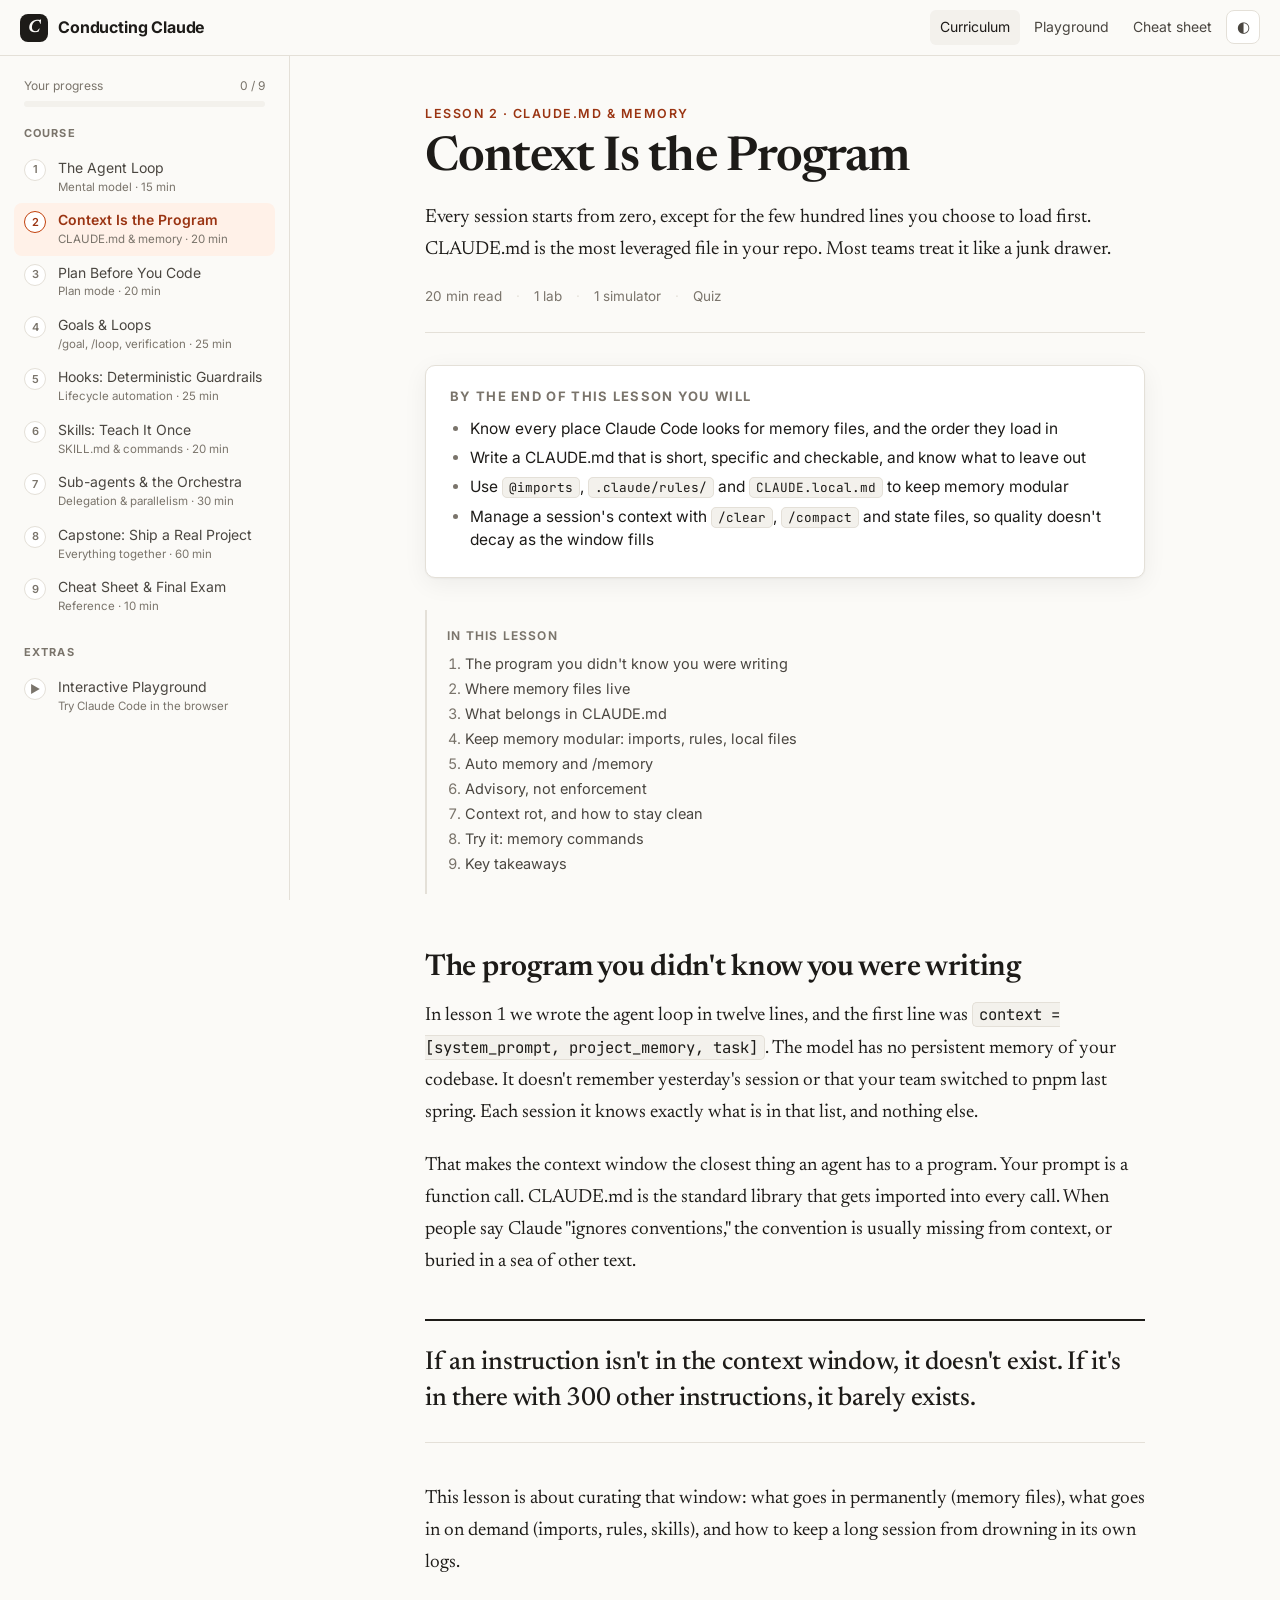
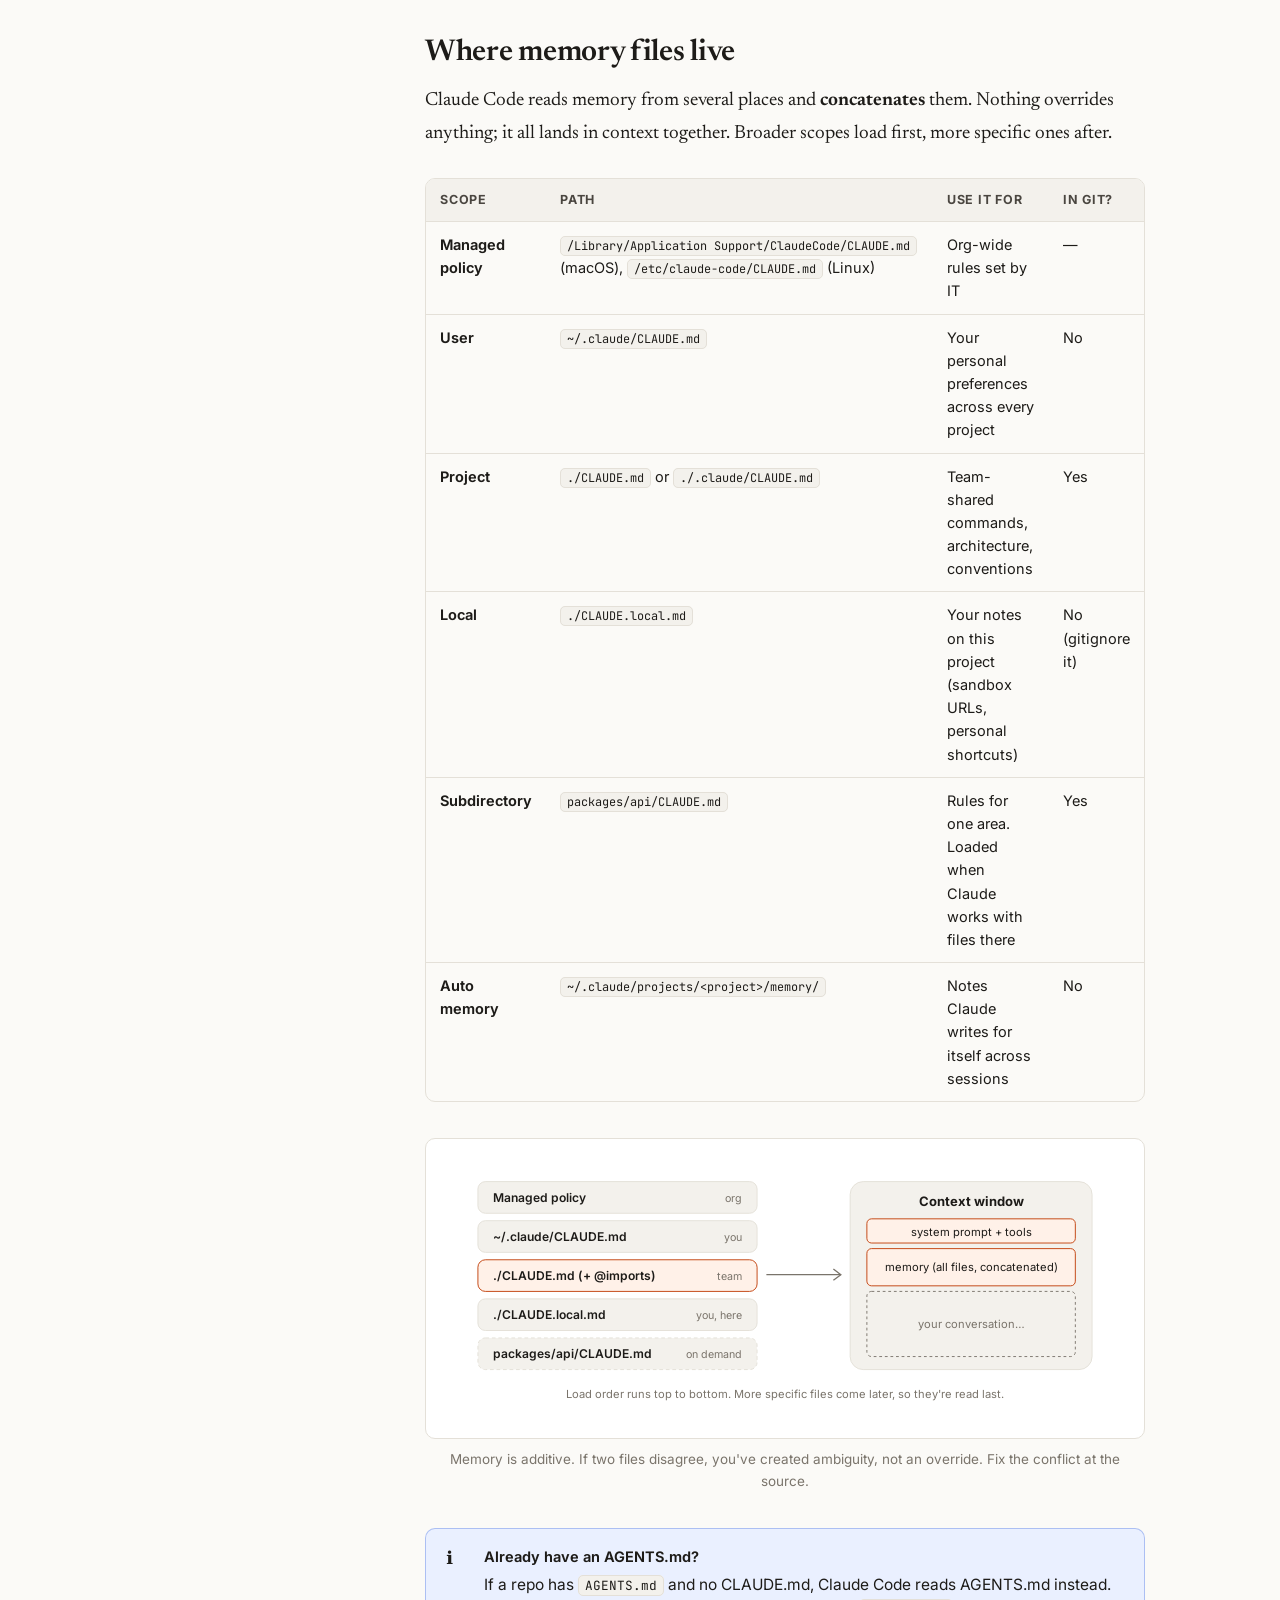
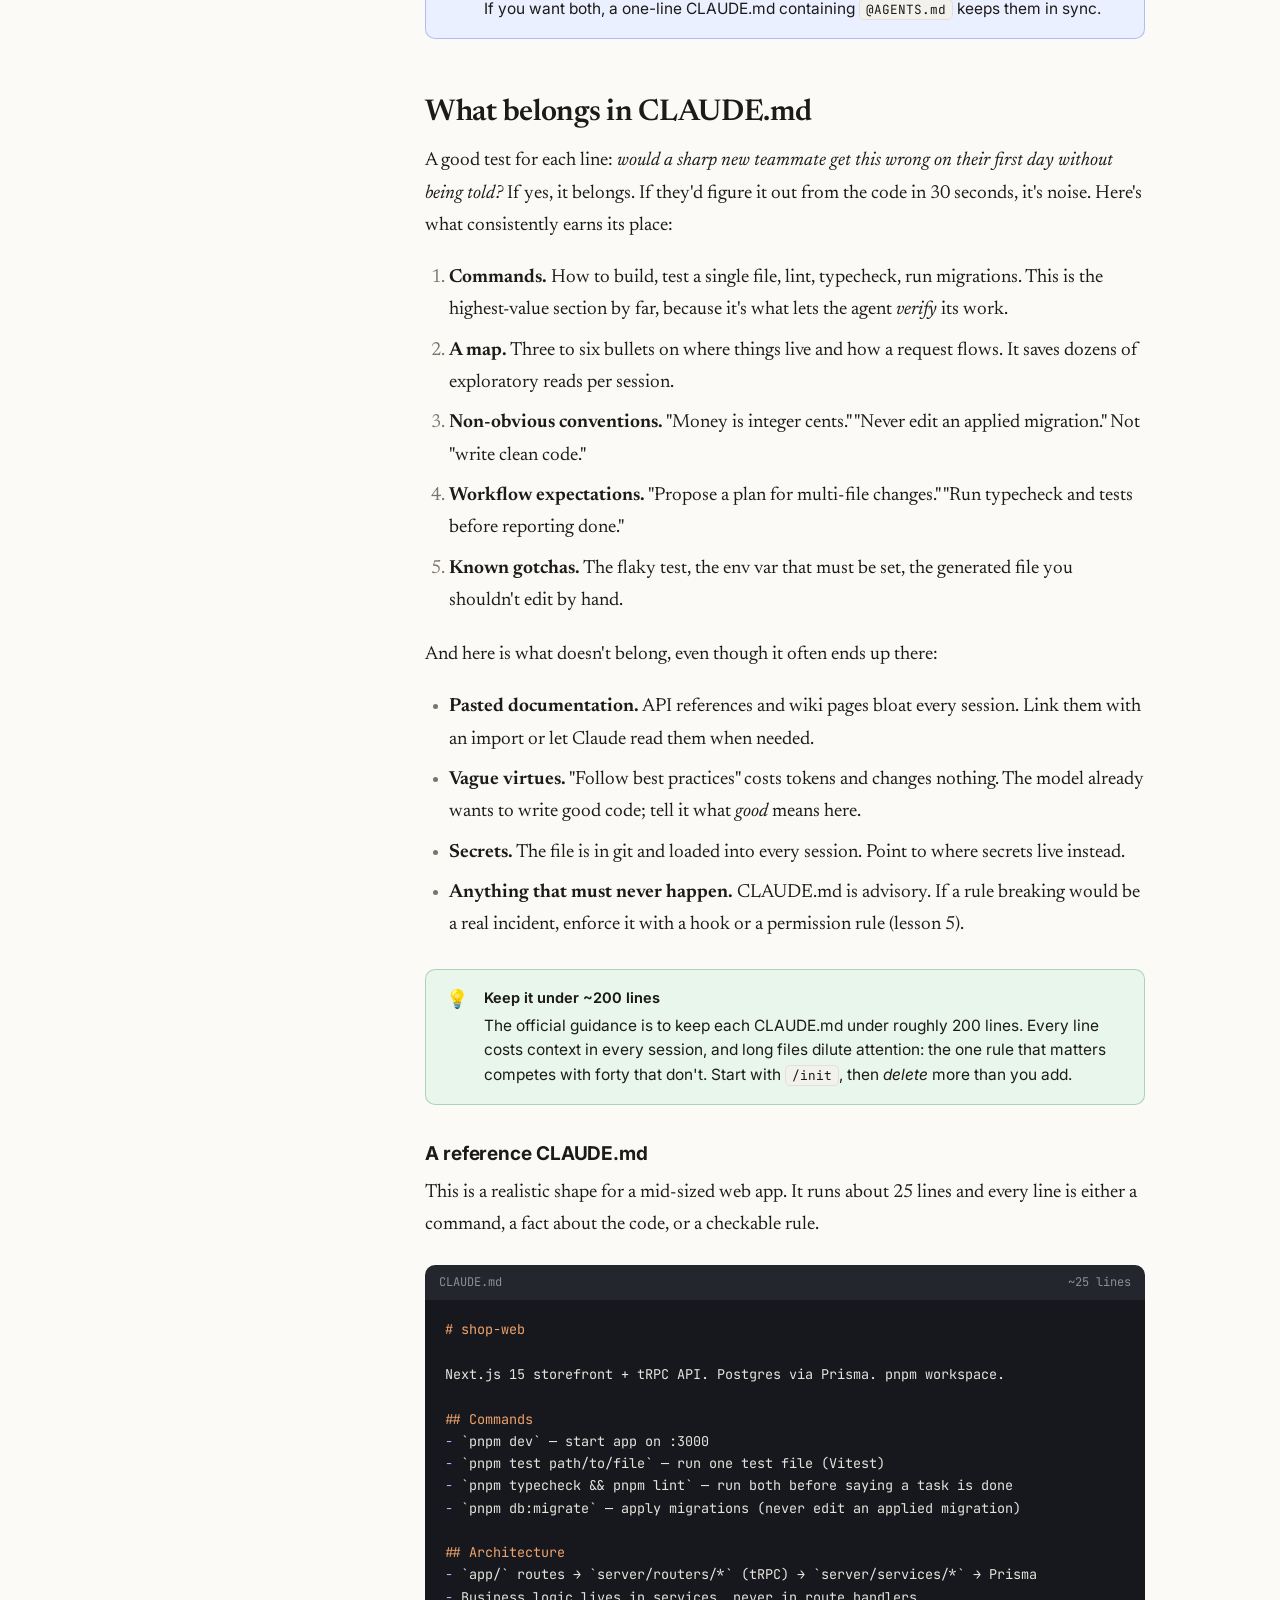
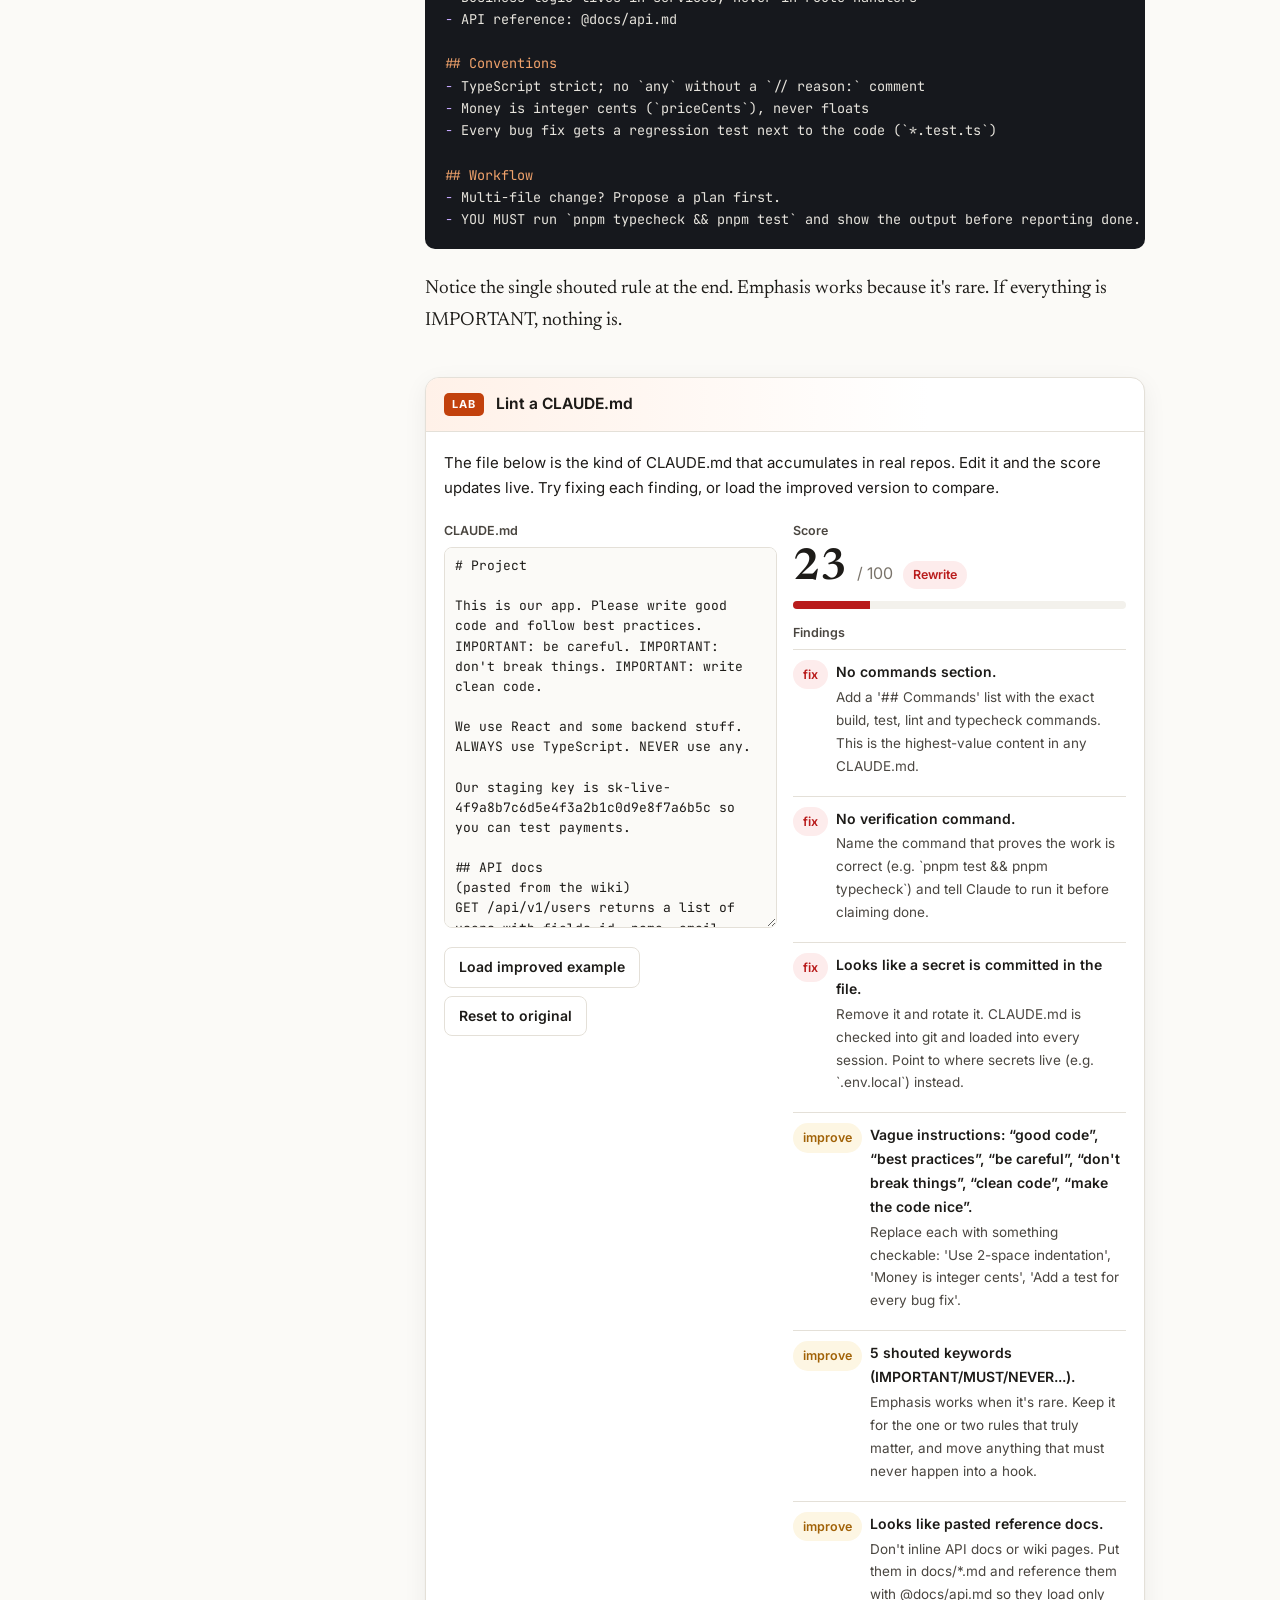
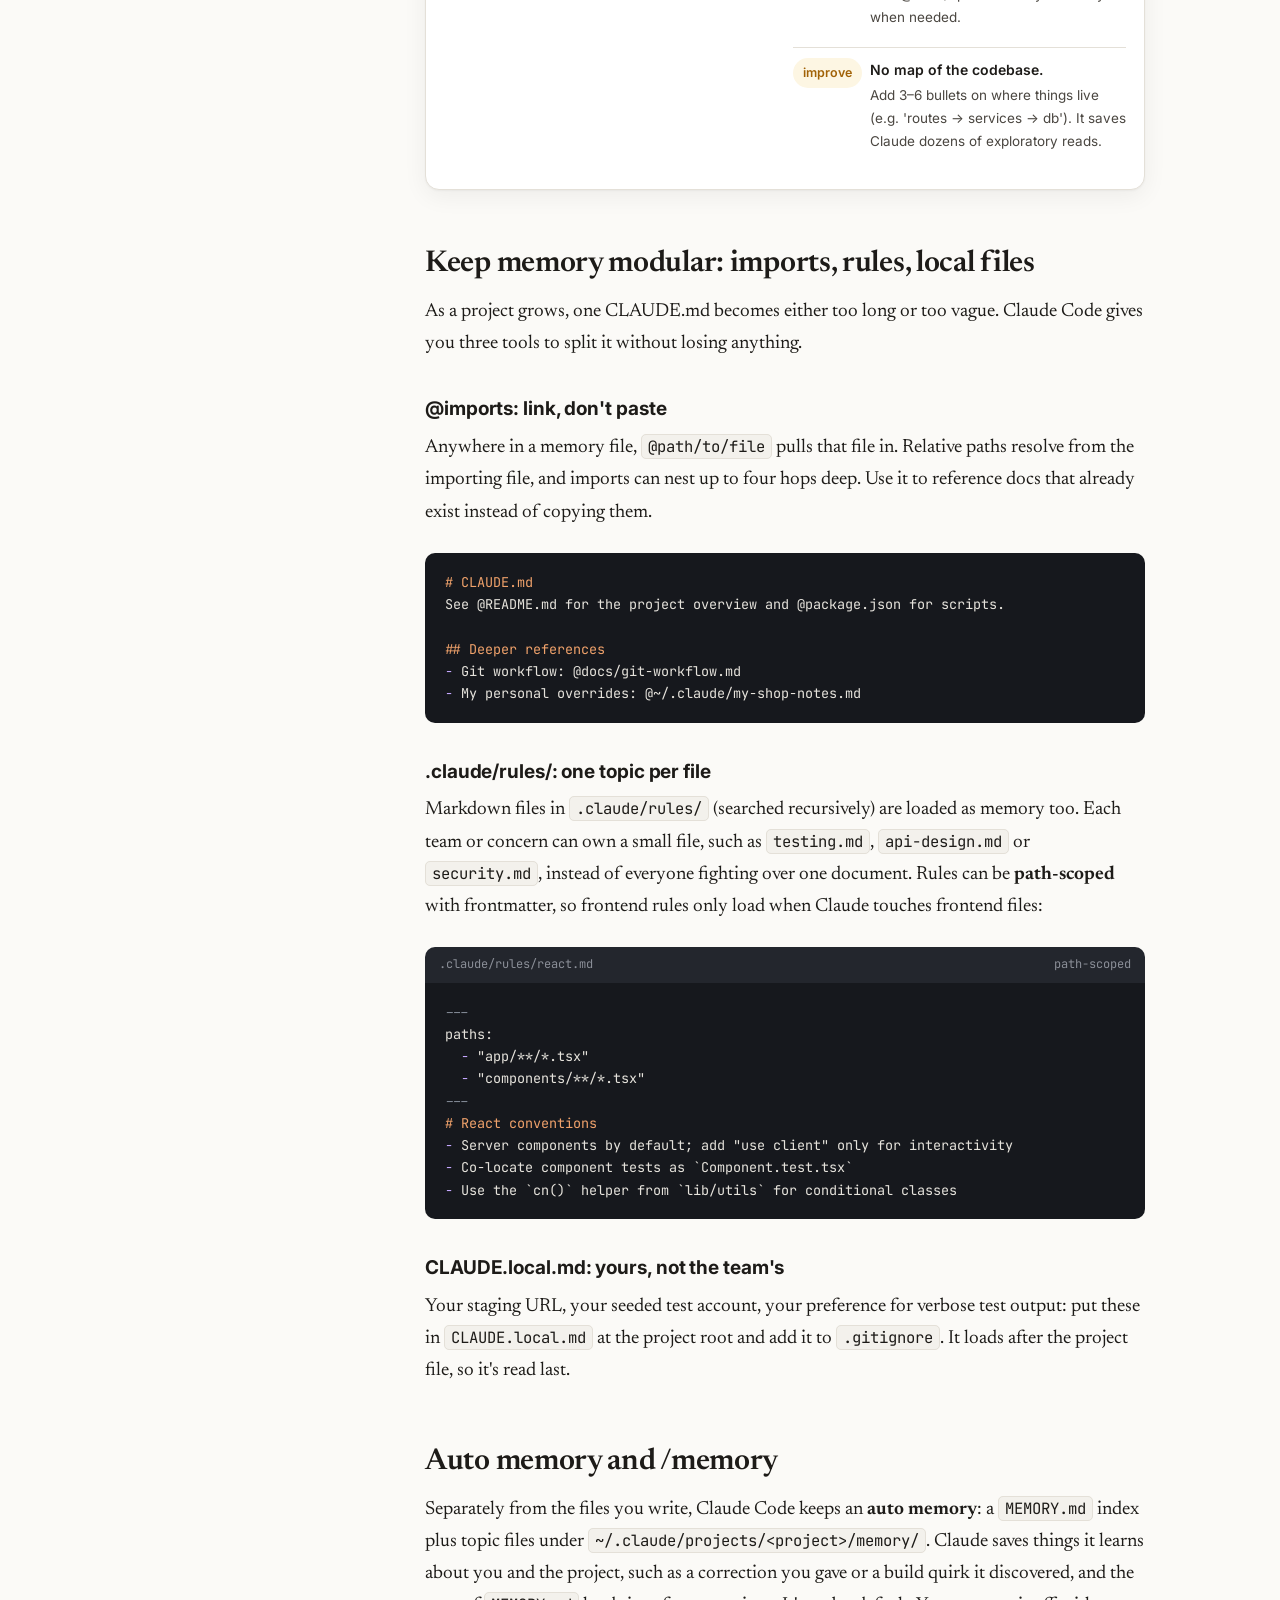
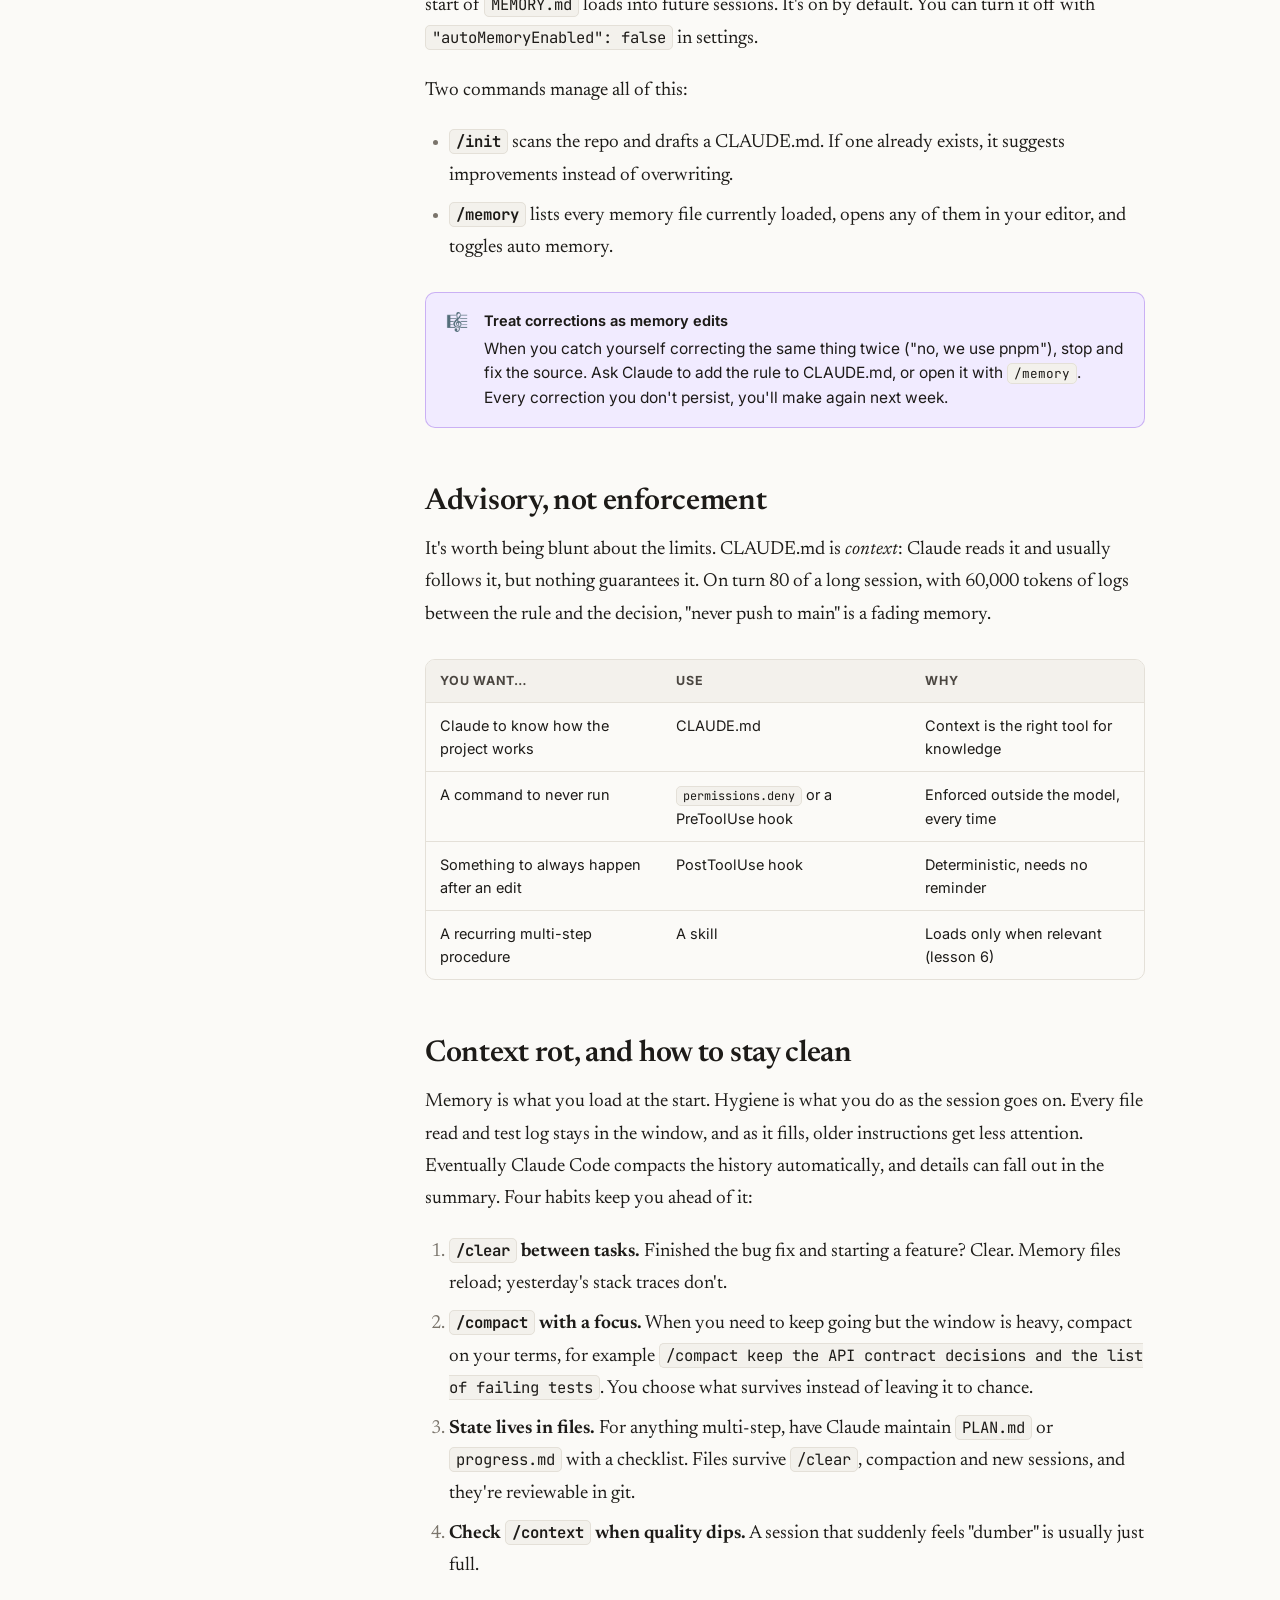
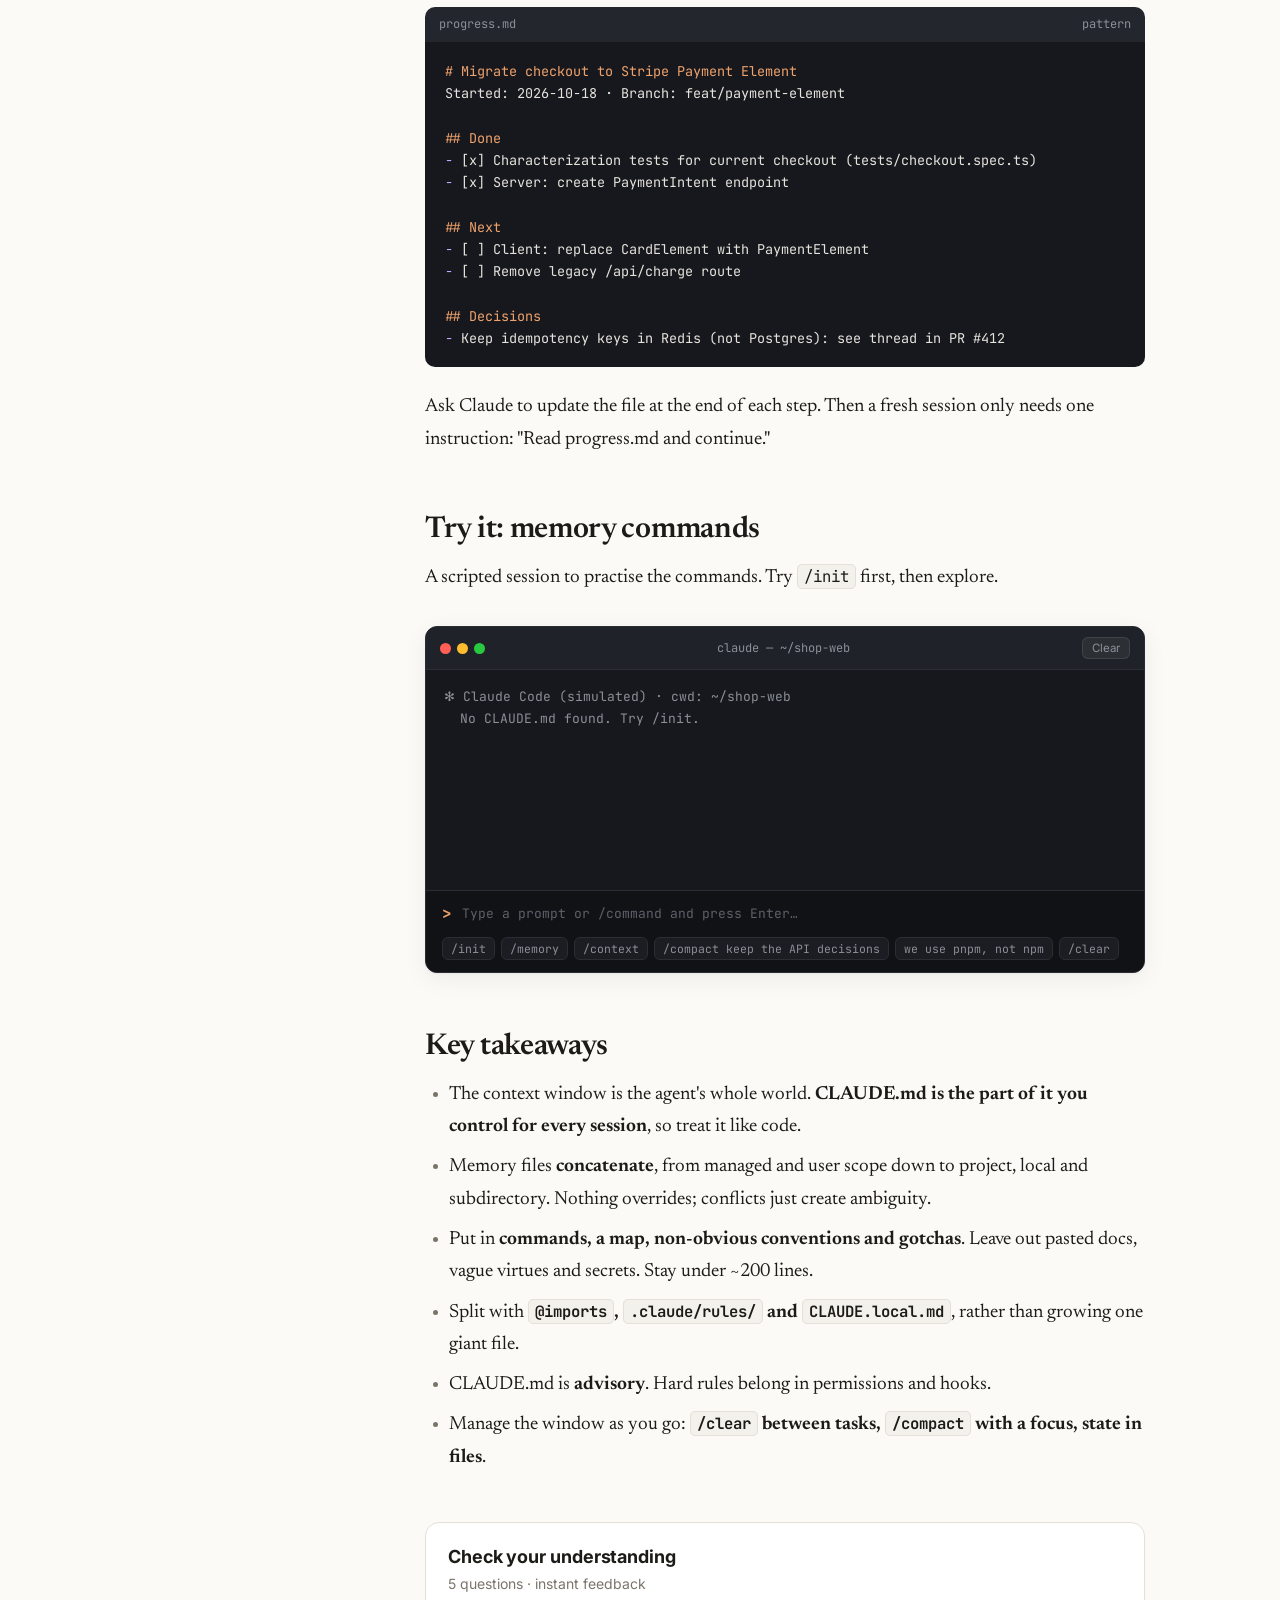
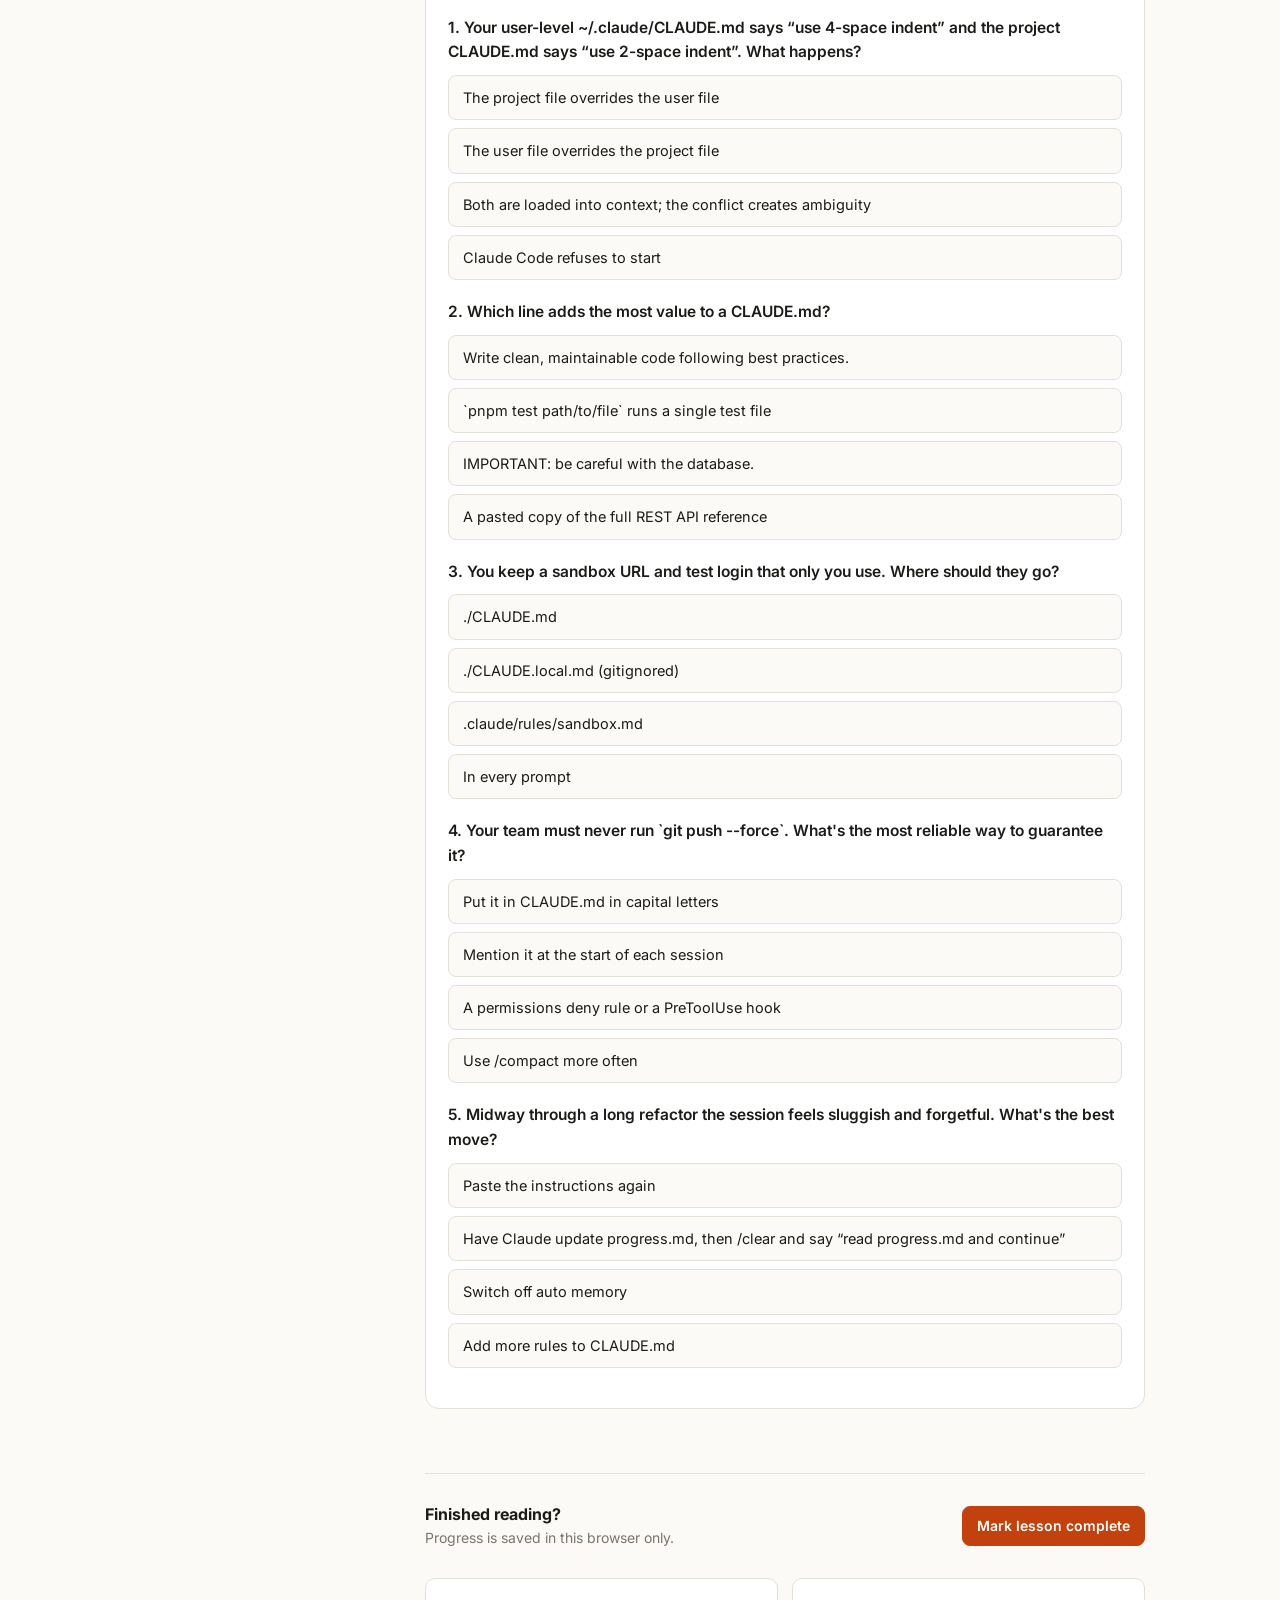
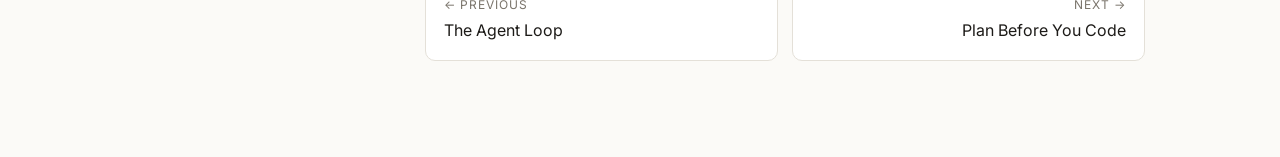
<file: lessons/02-context-claude-md.html>
<!doctype html>
<html lang="en">
<head>
<meta charset="utf-8">
<meta name="viewport" content="width=device-width, initial-scale=1">
<title>Context Is the Program · Conducting Claude</title>
<link rel="preconnect" href="https://fonts.googleapis.com">
<link rel="preconnect" href="https://fonts.gstatic.com" crossorigin>
<link href="https://fonts.googleapis.com/css2?family=Inter:wght@400;500;600;700&family=JetBrains+Mono:wght@400;600&family=Newsreader:ital,opsz,wght@0,6..72,400;0,6..72,500;0,6..72,600;1,6..72,400;1,6..72,500&display=swap" rel="stylesheet">
<link rel="stylesheet" href="../assets/styles.css">
</head>
<body data-root=".." data-lesson="02">
<main>
<article class="article">
  <div class="eyebrow">Lesson 2 · CLAUDE.md &amp; memory</div>
  <h1>Context Is the Program</h1>
  <p class="dek">Every session starts from zero, except for the few hundred lines you choose to load first. CLAUDE.md is the most leveraged file in your repo. Most teams treat it like a junk drawer.</p>
  <div class="byline"><span>20 min read</span><span>1 lab</span><span>1 simulator</span><span>Quiz</span></div>

  <div class="objectives">
    <h4>By the end of this lesson you will</h4>
    <ul>
      <li>Know every place Claude Code looks for memory files, and the order they load in</li>
      <li>Write a CLAUDE.md that is short, specific and checkable, and know what to leave out</li>
      <li>Use <code>@imports</code>, <code>.claude/rules/</code> and <code>CLAUDE.local.md</code> to keep memory modular</li>
      <li>Manage a session's context with <code>/clear</code>, <code>/compact</code> and state files, so quality doesn't decay as the window fills</li>
    </ul>
  </div>

  <div data-toc></div>

  <h2>The program you didn't know you were writing</h2>
  <p>In lesson 1 we wrote the agent loop in twelve lines, and the first line was <code>context = [system_prompt, project_memory, task]</code>. The model has no persistent memory of your codebase. It doesn't remember yesterday's session or that your team switched to pnpm last spring. Each session it knows exactly what is in that list, and nothing else.</p>
  <p>That makes the context window the closest thing an agent has to a program. Your prompt is a function call. CLAUDE.md is the standard library that gets imported into every call. When people say Claude "ignores conventions," the convention is usually missing from context, or buried in a sea of other text.</p>
  <div class="pull">If an instruction isn't in the context window, it doesn't exist. If it's in there with 300 other instructions, it barely exists.</div>
  <p>This lesson is about curating that window: what goes in permanently (memory files), what goes in on demand (imports, rules, skills), and how to keep a long session from drowning in its own logs.</p>

  <h2>Where memory files live</h2>
  <p>Claude Code reads memory from several places and <strong>concatenates</strong> them. Nothing overrides anything; it all lands in context together. Broader scopes load first, more specific ones after.</p>
  <div class="table-wrap"><table>
    <thead><tr><th>Scope</th><th>Path</th><th>Use it for</th><th>In git?</th></tr></thead>
    <tbody>
      <tr><td><strong>Managed policy</strong></td><td><code>/Library/Application Support/ClaudeCode/CLAUDE.md</code> (macOS), <code>/etc/claude-code/CLAUDE.md</code> (Linux)</td><td>Org-wide rules set by IT</td><td>—</td></tr>
      <tr><td><strong>User</strong></td><td><code>~/.claude/CLAUDE.md</code></td><td>Your personal preferences across every project</td><td>No</td></tr>
      <tr><td><strong>Project</strong></td><td><code>./CLAUDE.md</code> or <code>./.claude/CLAUDE.md</code></td><td>Team-shared commands, architecture, conventions</td><td>Yes</td></tr>
      <tr><td><strong>Local</strong></td><td><code>./CLAUDE.local.md</code></td><td>Your notes on this project (sandbox URLs, personal shortcuts)</td><td>No (gitignore it)</td></tr>
      <tr><td><strong>Subdirectory</strong></td><td><code>packages/api/CLAUDE.md</code></td><td>Rules for one area. Loaded when Claude works with files there</td><td>Yes</td></tr>
      <tr><td><strong>Auto memory</strong></td><td><code>~/.claude/projects/&lt;project&gt;/memory/</code></td><td>Notes Claude writes for itself across sessions</td><td>No</td></tr>
    </tbody>
  </table></div>

  <figure>
    <div class="diagram">
      <svg viewBox="0 0 720 270" role="img" aria-label="Diagram: memory files stack into the context window in load order, from managed policy down to subdirectory files loaded on demand">
        <g font-size="13">
          <rect x="30" y="20" width="300" height="34" rx="8" class="d-box"/><text x="46" y="42" font-weight="600">Managed policy</text><text x="314" y="42" text-anchor="end" class="d-muted" font-size="11.5">org</text>
          <rect x="30" y="62" width="300" height="34" rx="8" class="d-box"/><text x="46" y="84" font-weight="600">~/.claude/CLAUDE.md</text><text x="314" y="84" text-anchor="end" class="d-muted" font-size="11.5">you</text>
          <rect x="30" y="104" width="300" height="34" rx="8" class="d-accent"/><text x="46" y="126" font-weight="600">./CLAUDE.md  (+ @imports)</text><text x="314" y="126" text-anchor="end" class="d-muted" font-size="11.5">team</text>
          <rect x="30" y="146" width="300" height="34" rx="8" class="d-box"/><text x="46" y="168" font-weight="600">./CLAUDE.local.md</text><text x="314" y="168" text-anchor="end" class="d-muted" font-size="11.5">you, here</text>
          <rect x="30" y="188" width="300" height="34" rx="8" class="d-box" stroke-dasharray="4 3"/><text x="46" y="210" font-weight="600">packages/api/CLAUDE.md</text><text x="314" y="210" text-anchor="end" class="d-muted" font-size="11.5">on demand</text>
        </g>
        <g class="d-line" stroke-width="1.4"><path d="M340 120 L 420 120"/><path d="M412 114 L 420 120 L 412 126"/></g>
        <rect x="430" y="20" width="260" height="202" rx="14" class="d-box"/>
        <text x="560" y="46" text-anchor="middle" font-weight="700" font-size="14">Context window</text>
        <rect x="448" y="60" width="224" height="26" rx="5" class="d-accent"/><text x="560" y="78" text-anchor="middle" font-size="12">system prompt + tools</text>
        <rect x="448" y="92" width="224" height="40" rx="5" class="d-accent"/><text x="560" y="116" text-anchor="middle" font-size="12">memory (all files, concatenated)</text>
        <rect x="448" y="138" width="224" height="70" rx="5" fill="none" class="d-line" stroke-dasharray="3 3"/><text x="560" y="177" text-anchor="middle" class="d-muted" font-size="12">your conversation…</text>
        <text x="360" y="252" text-anchor="middle" class="d-muted" font-size="12">Load order runs top to bottom. More specific files come later, so they're read last.</text>
      </svg>
    </div>
    <figcaption>Memory is additive. If two files disagree, you've created ambiguity, not an override. Fix the conflict at the source.</figcaption>
  </figure>

  <div class="callout info"><div class="callout-icon">ℹ️</div><div><div class="callout-title">Already have an AGENTS.md?</div><p>If a repo has <code>AGENTS.md</code> and no CLAUDE.md, Claude Code reads AGENTS.md instead. If you want both, a one-line CLAUDE.md containing <code>@AGENTS.md</code> keeps them in sync.</p></div></div>

  <h2>What belongs in CLAUDE.md</h2>
  <p>A good test for each line: <em>would a sharp new teammate get this wrong on their first day without being told?</em> If yes, it belongs. If they'd figure it out from the code in 30 seconds, it's noise. Here's what consistently earns its place:</p>
  <ol>
    <li><strong>Commands.</strong> How to build, test a single file, lint, typecheck, run migrations. This is the highest-value section by far, because it's what lets the agent <em>verify</em> its work.</li>
    <li><strong>A map.</strong> Three to six bullets on where things live and how a request flows. It saves dozens of exploratory reads per session.</li>
    <li><strong>Non-obvious conventions.</strong> "Money is integer cents." "Never edit an applied migration." Not "write clean code."</li>
    <li><strong>Workflow expectations.</strong> "Propose a plan for multi-file changes." "Run typecheck and tests before reporting done."</li>
    <li><strong>Known gotchas.</strong> The flaky test, the env var that must be set, the generated file you shouldn't edit by hand.</li>
  </ol>
  <p>And here is what doesn't belong, even though it often ends up there:</p>
  <ul>
    <li><strong>Pasted documentation.</strong> API references and wiki pages bloat every session. Link them with an import or let Claude read them when needed.</li>
    <li><strong>Vague virtues.</strong> "Follow best practices" costs tokens and changes nothing. The model already wants to write good code; tell it what <em>good</em> means here.</li>
    <li><strong>Secrets.</strong> The file is in git and loaded into every session. Point to where secrets live instead.</li>
    <li><strong>Anything that must never happen.</strong> CLAUDE.md is advisory. If a rule breaking would be a real incident, enforce it with a hook or a permission rule (lesson 5).</li>
  </ul>
  <div class="callout tip"><div class="callout-icon">💡</div><div><div class="callout-title">Keep it under ~200 lines</div><p>The official guidance is to keep each CLAUDE.md under roughly 200 lines. Every line costs context in every session, and long files dilute attention: the one rule that matters competes with forty that don't. Start with <code>/init</code>, then <em>delete</em> more than you add.</p></div></div>

  <h3>A reference CLAUDE.md</h3>
  <p>This is a realistic shape for a mid-sized web app. It runs about 25 lines and every line is either a command, a fact about the code, or a checkable rule.</p>
  <div class="code-file"><span>CLAUDE.md</span><span>~25 lines</span></div>
<pre><code class="lang-md"># shop-web

Next.js 15 storefront + tRPC API. Postgres via Prisma. pnpm workspace.

## Commands
- `pnpm dev` — start app on :3000
- `pnpm test path/to/file` — run one test file (Vitest)
- `pnpm typecheck &amp;&amp; pnpm lint` — run both before saying a task is done
- `pnpm db:migrate` — apply migrations (never edit an applied migration)

## Architecture
- `app/` routes → `server/routers/*` (tRPC) → `server/services/*` → Prisma
- Business logic lives in services, never in route handlers
- API reference: @docs/api.md

## Conventions
- TypeScript strict; no `any` without a `// reason:` comment
- Money is integer cents (`priceCents`), never floats
- Every bug fix gets a regression test next to the code (`*.test.ts`)

## Workflow
- Multi-file change? Propose a plan first.
- YOU MUST run `pnpm typecheck &amp;&amp; pnpm test` and show the output before reporting done.
</code></pre>
  <p>Notice the single shouted rule at the end. Emphasis works because it's rare. If everything is IMPORTANT, nothing is.</p>

  <div data-widget="claudemd-lab"></div>

  <h2>Keep memory modular: imports, rules, local files</h2>
  <p>As a project grows, one CLAUDE.md becomes either too long or too vague. Claude Code gives you three tools to split it without losing anything.</p>

  <h3>@imports: link, don't paste</h3>
  <p>Anywhere in a memory file, <code>@path/to/file</code> pulls that file in. Relative paths resolve from the importing file, and imports can nest up to four hops deep. Use it to reference docs that already exist instead of copying them.</p>
<pre><code class="lang-md"># CLAUDE.md
See @README.md for the project overview and @package.json for scripts.

## Deeper references
- Git workflow: @docs/git-workflow.md
- My personal overrides: @~/.claude/my-shop-notes.md
</code></pre>

  <h3>.claude/rules/: one topic per file</h3>
  <p>Markdown files in <code>.claude/rules/</code> (searched recursively) are loaded as memory too. Each team or concern can own a small file, such as <code>testing.md</code>, <code>api-design.md</code> or <code>security.md</code>, instead of everyone fighting over one document. Rules can be <strong>path-scoped</strong> with frontmatter, so frontend rules only load when Claude touches frontend files:</p>
  <div class="code-file"><span>.claude/rules/react.md</span><span>path-scoped</span></div>
<pre><code class="lang-md">---
paths:
  - "app/**/*.tsx"
  - "components/**/*.tsx"
---
# React conventions
- Server components by default; add "use client" only for interactivity
- Co-locate component tests as `Component.test.tsx`
- Use the `cn()` helper from `lib/utils` for conditional classes
</code></pre>

  <h3>CLAUDE.local.md: yours, not the team's</h3>
  <p>Your staging URL, your seeded test account, your preference for verbose test output: put these in <code>CLAUDE.local.md</code> at the project root and add it to <code>.gitignore</code>. It loads after the project file, so it's read last.</p>

  <h2>Auto memory and /memory</h2>
  <p>Separately from the files you write, Claude Code keeps an <strong>auto memory</strong>: a <code>MEMORY.md</code> index plus topic files under <code>~/.claude/projects/&lt;project&gt;/memory/</code>. Claude saves things it learns about you and the project, such as a correction you gave or a build quirk it discovered, and the start of <code>MEMORY.md</code> loads into future sessions. It's on by default. You can turn it off with <code>"autoMemoryEnabled": false</code> in settings.</p>
  <p>Two commands manage all of this:</p>
  <ul>
    <li><strong><code>/init</code></strong> scans the repo and drafts a CLAUDE.md. If one already exists, it suggests improvements instead of overwriting.</li>
    <li><strong><code>/memory</code></strong> lists every memory file currently loaded, opens any of them in your editor, and toggles auto memory.</li>
  </ul>
  <div class="callout pro"><div class="callout-icon">🎼</div><div><div class="callout-title">Treat corrections as memory edits</div><p>When you catch yourself correcting the same thing twice ("no, we use pnpm"), stop and fix the source. Ask Claude to add the rule to CLAUDE.md, or open it with <code>/memory</code>. Every correction you don't persist, you'll make again next week.</p></div></div>

  <h2>Advisory, not enforcement</h2>
  <p>It's worth being blunt about the limits. CLAUDE.md is <em>context</em>: Claude reads it and usually follows it, but nothing guarantees it. On turn 80 of a long session, with 60,000 tokens of logs between the rule and the decision, "never push to main" is a fading memory.</p>
  <div class="table-wrap"><table>
    <thead><tr><th>You want…</th><th>Use</th><th>Why</th></tr></thead>
    <tbody>
      <tr><td>Claude to know how the project works</td><td>CLAUDE.md</td><td>Context is the right tool for knowledge</td></tr>
      <tr><td>A command to never run</td><td><code>permissions.deny</code> or a PreToolUse hook</td><td>Enforced outside the model, every time</td></tr>
      <tr><td>Something to always happen after an edit</td><td>PostToolUse hook</td><td>Deterministic, needs no reminder</td></tr>
      <tr><td>A recurring multi-step procedure</td><td>A skill</td><td>Loads only when relevant (lesson 6)</td></tr>
    </tbody>
  </table></div>

  <h2>Context rot, and how to stay clean</h2>
  <p>Memory is what you load at the start. Hygiene is what you do as the session goes on. Every file read and test log stays in the window, and as it fills, older instructions get less attention. Eventually Claude Code compacts the history automatically, and details can fall out in the summary. Four habits keep you ahead of it:</p>
  <ol>
    <li><strong><code>/clear</code> between tasks.</strong> Finished the bug fix and starting a feature? Clear. Memory files reload; yesterday's stack traces don't.</li>
    <li><strong><code>/compact</code> with a focus.</strong> When you need to keep going but the window is heavy, compact on your terms, for example <code>/compact keep the API contract decisions and the list of failing tests</code>. You choose what survives instead of leaving it to chance.</li>
    <li><strong>State lives in files.</strong> For anything multi-step, have Claude maintain <code>PLAN.md</code> or <code>progress.md</code> with a checklist. Files survive <code>/clear</code>, compaction and new sessions, and they're reviewable in git.</li>
    <li><strong>Check <code>/context</code> when quality dips.</strong> A session that suddenly feels "dumber" is usually just full.</li>
  </ol>
  <div class="code-file"><span>progress.md</span><span>pattern</span></div>
<pre><code class="lang-md"># Migrate checkout to Stripe Payment Element
Started: 2026-10-18 · Branch: feat/payment-element

## Done
- [x] Characterization tests for current checkout (tests/checkout.spec.ts)
- [x] Server: create PaymentIntent endpoint

## Next
- [ ] Client: replace CardElement with PaymentElement
- [ ] Remove legacy /api/charge route

## Decisions
- Keep idempotency keys in Redis (not Postgres): see thread in PR #412
</code></pre>
  <p>Ask Claude to update the file at the end of each step. Then a fresh session only needs one instruction: "Read progress.md and continue."</p>

  <h2>Try it: memory commands</h2>
  <p>A scripted session to practise the commands. Try <code>/init</code> first, then explore.</p>
  <div id="term-memory"></div>

  <h2>Key takeaways</h2>
  <ul>
    <li>The context window is the agent's whole world. <strong>CLAUDE.md is the part of it you control for every session</strong>, so treat it like code.</li>
    <li>Memory files <strong>concatenate</strong>, from managed and user scope down to project, local and subdirectory. Nothing overrides; conflicts just create ambiguity.</li>
    <li>Put in <strong>commands, a map, non-obvious conventions and gotchas</strong>. Leave out pasted docs, vague virtues and secrets. Stay under ~200 lines.</li>
    <li>Split with <strong><code>@imports</code>, <code>.claude/rules/</code> and <code>CLAUDE.local.md</code></strong>, rather than growing one giant file.</li>
    <li>CLAUDE.md is <strong>advisory</strong>. Hard rules belong in permissions and hooks.</li>
    <li>Manage the window as you go: <strong><code>/clear</code> between tasks, <code>/compact</code> with a focus, state in files</strong>.</li>
  </ul>

  <div id="quiz"></div>
</article>
</main>

<script src="../assets/app.js"></script>
<script src="../assets/widgets/claudemd-lab.js"></script>
<script>
TUTOR.ready(function () {
  TUTOR.terminal("#term-memory", {
    title: "claude — ~/shop-web",
    hints: ["/init", "/memory", "/context", "/compact keep the API decisions", "we use pnpm, not npm", "/clear"],
    banner: [
      ["sys", "✻ Claude Code (simulated) · cwd: ~/shop-web", 80],
      ["sys", "  No CLAUDE.md found. Try /init.", 80]
    ],
    commands: [
      { match: "/init", steps: function (input, ctx) {
        if (ctx.state.hasMd) return [
          ["tool", "Read(CLAUDE.md)"], ["toolout", "24 lines"],
          ["claude", "CLAUDE.md already exists, so I won't overwrite it. Suggestions: add the single-test command (`pnpm test path/to/file`), and note that prisma/migrations are append-only."]
        ];
        ctx.state.hasMd = true;
        return [
          ["tool", "Glob(**/*)"], ["toolout", "318 files · pnpm-workspace.yaml · next.config.ts · prisma/schema.prisma"],
          ["tool", "Read(package.json)"], ["toolout", "scripts: dev, build, test, lint, typecheck, db:migrate"],
          ["tool", "Read(README.md)"], ["toolout", "Next.js storefront with tRPC API"],
          ["tool", "Write(CLAUDE.md)"],
          ["toolout", "# shop-web\n## Commands\n- pnpm dev · pnpm test · pnpm lint · pnpm typecheck\n## Architecture\n- app/ → server/routers → server/services → Prisma\n## Conventions\n- (draft) review and edit me"],
          ["claude", "Drafted CLAUDE.md (24 lines). It's a starting point: delete anything generic, and add the things only your team knows."]
        ];
      }},
      { match: "/memory", steps: function (input, ctx) {
        return [
          ["sys", "Memory files loaded in this session:"],
          ["sys", "  ~/.claude/CLAUDE.md                       user     (12 lines)"],
          ["sys", ctx.state.hasMd ? "  ./CLAUDE.md                               project  (" + (ctx.state.pnpm ? "25" : "24") + " lines)" : "  ./CLAUDE.md                               project  (missing — run /init)"],
          ["sys", "  ~/.claude/projects/shop-web/memory/MEMORY.md  auto memory: on"],
          ["sys", "Select a file to open it in $EDITOR · toggle auto memory (simulated)"]
        ];
      }},
      { match: /pnpm|not npm|remember|always use/i, steps: function (input, ctx) {
        ctx.state.pnpm = true;
        if (!ctx.state.hasMd) return [
          ["claude", "Got it, pnpm. There's no CLAUDE.md yet, so this lives only in our conversation and will be lost on /clear. Run /init first, and I'll add it there."]
        ];
        return [
          ["tool", "Edit(CLAUDE.md)"],
          ["toolout", "+ - Package manager is pnpm. Never use npm or yarn (lockfile is pnpm-lock.yaml)"],
          ["claude", "Added to CLAUDE.md, so every future session (and teammate) gets it. Corrections belong in memory, not just in chat."]
        ];
      }},
      { match: "/context", steps: [
        ["sys", "Context usage (simulated)"],
        ["sys", "  ▓▓▓░░░░░░░░░░░░░░░░░  System prompt + tools        ~9%"],
        ["sys", "  ▓░░░░░░░░░░░░░░░░░░░  Memory files                 ~2%"],
        ["sys", "  ▓▓▓▓▓▓▓▓▓▓▓▓░░░░░░░░  Messages (test logs, reads)  ~61%"],
        ["sys", "  ▓▓▓▓▓▓░░░░░░░░░░░░░░  Free                          ~28%"],
        ["claude", "Most of the window is old tool output. Consider /compact with a focus, or save progress to a file and /clear."]
      ]},
      { match: /^\/compact/i, steps: function (input) {
        var focus = input.replace(/^\/compact\s*/i, "");
        return [
          ["sys", "Compacting conversation" + (focus ? " · focus: “" + focus + "”" : "") + "…"],
          ["toolout", "Summarized 142 messages → 1 summary (~3k tokens)"],
          ["sys", focus ? "  Kept: " + focus + "; current task; open TODOs" : "  Kept: current task; open TODOs (no focus given: the summary decides what matters)"],
          ["ok", "Context usage: ~61% → ~14%"]
        ];
      }},
      { match: "/clear", steps: [["clear"], ["sys", "(conversation cleared — memory files reload on the next message; the chat history doesn't)"]] }
    ],
    fallback: function () {
      return [["claude", "This simulator scripts the memory commands. Try /init, /memory, /context, /compact <focus>, or tell me a convention like “we use pnpm, not npm”."]];
    }
  });

  TUTOR.quiz("#quiz", { questions: [
    { q: "Your user-level ~/.claude/CLAUDE.md says “use 4-space indent” and the project CLAUDE.md says “use 2-space indent”. What happens?",
      options: ["The project file overrides the user file", "The user file overrides the project file", "Both are loaded into context; the conflict creates ambiguity", "Claude Code refuses to start"],
      answer: 2, why: "Memory files are concatenated, not merged with override rules. Resolve conflicts at the source." },
    { q: "Which line adds the most value to a CLAUDE.md?",
      options: ["Write clean, maintainable code following best practices.", "`pnpm test path/to/file` runs a single test file", "IMPORTANT: be careful with the database.", "A pasted copy of the full REST API reference"],
      answer: 1, why: "Commands let the agent verify its own work and can't be inferred reliably. Vague virtues and pasted docs cost context and change little." },
    { q: "You keep a sandbox URL and test login that only you use. Where should they go?",
      options: ["./CLAUDE.md", "./CLAUDE.local.md (gitignored)", ".claude/rules/sandbox.md", "In every prompt"],
      answer: 1, why: "CLAUDE.local.md is for personal, per-project notes. It loads after the project file and stays out of git." },
    { q: "Your team must never run `git push --force`. What's the most reliable way to guarantee it?",
      options: ["Put it in CLAUDE.md in capital letters", "Mention it at the start of each session", "A permissions deny rule or a PreToolUse hook", "Use /compact more often"],
      answer: 2, why: "CLAUDE.md is advisory context. Enforcement belongs in permissions or hooks, which run outside the model every time." },
    { q: "Midway through a long refactor the session feels sluggish and forgetful. What's the best move?",
      options: ["Paste the instructions again", "Have Claude update progress.md, then /clear and say “read progress.md and continue”", "Switch off auto memory", "Add more rules to CLAUDE.md"],
      answer: 1, why: "Persist state to a file, then start with a clean window. Files survive /clear and compaction; chat history doesn't." }
  ]});
});
</script>
</body>
</html>
</file>
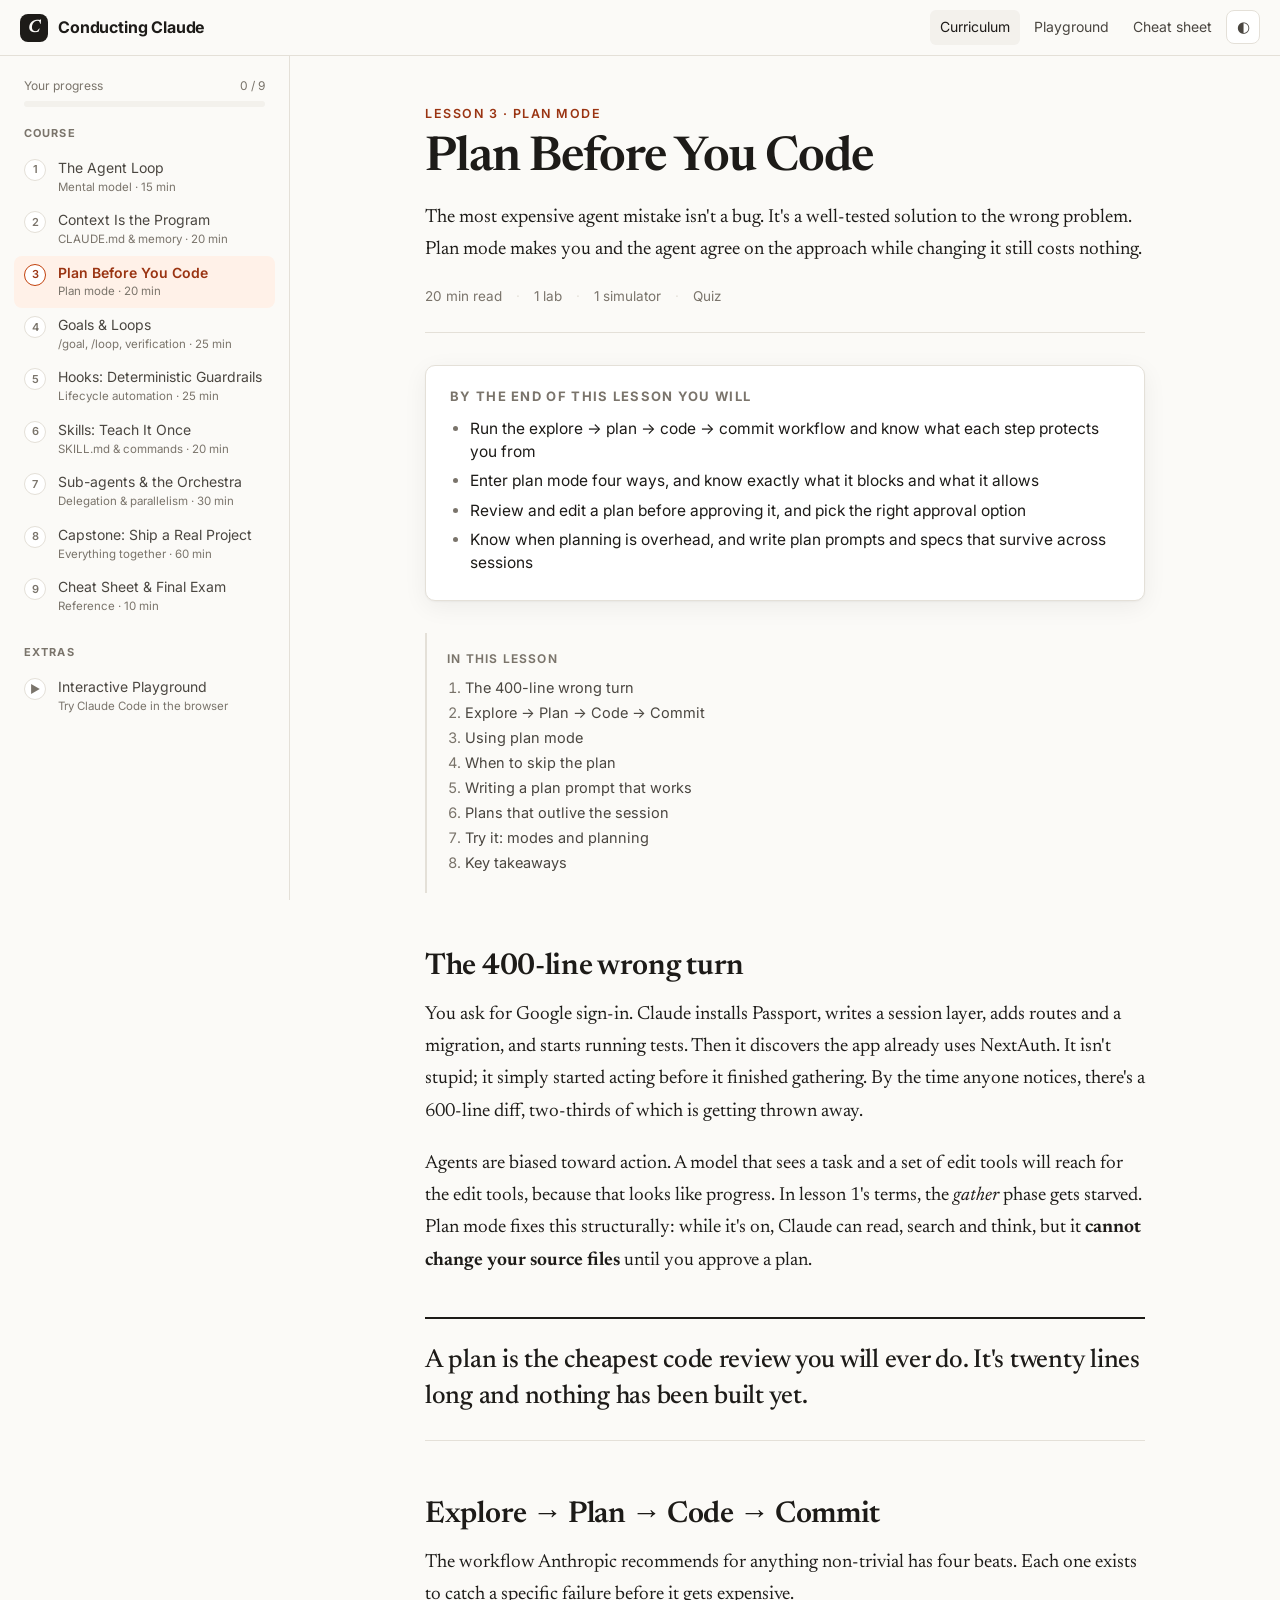
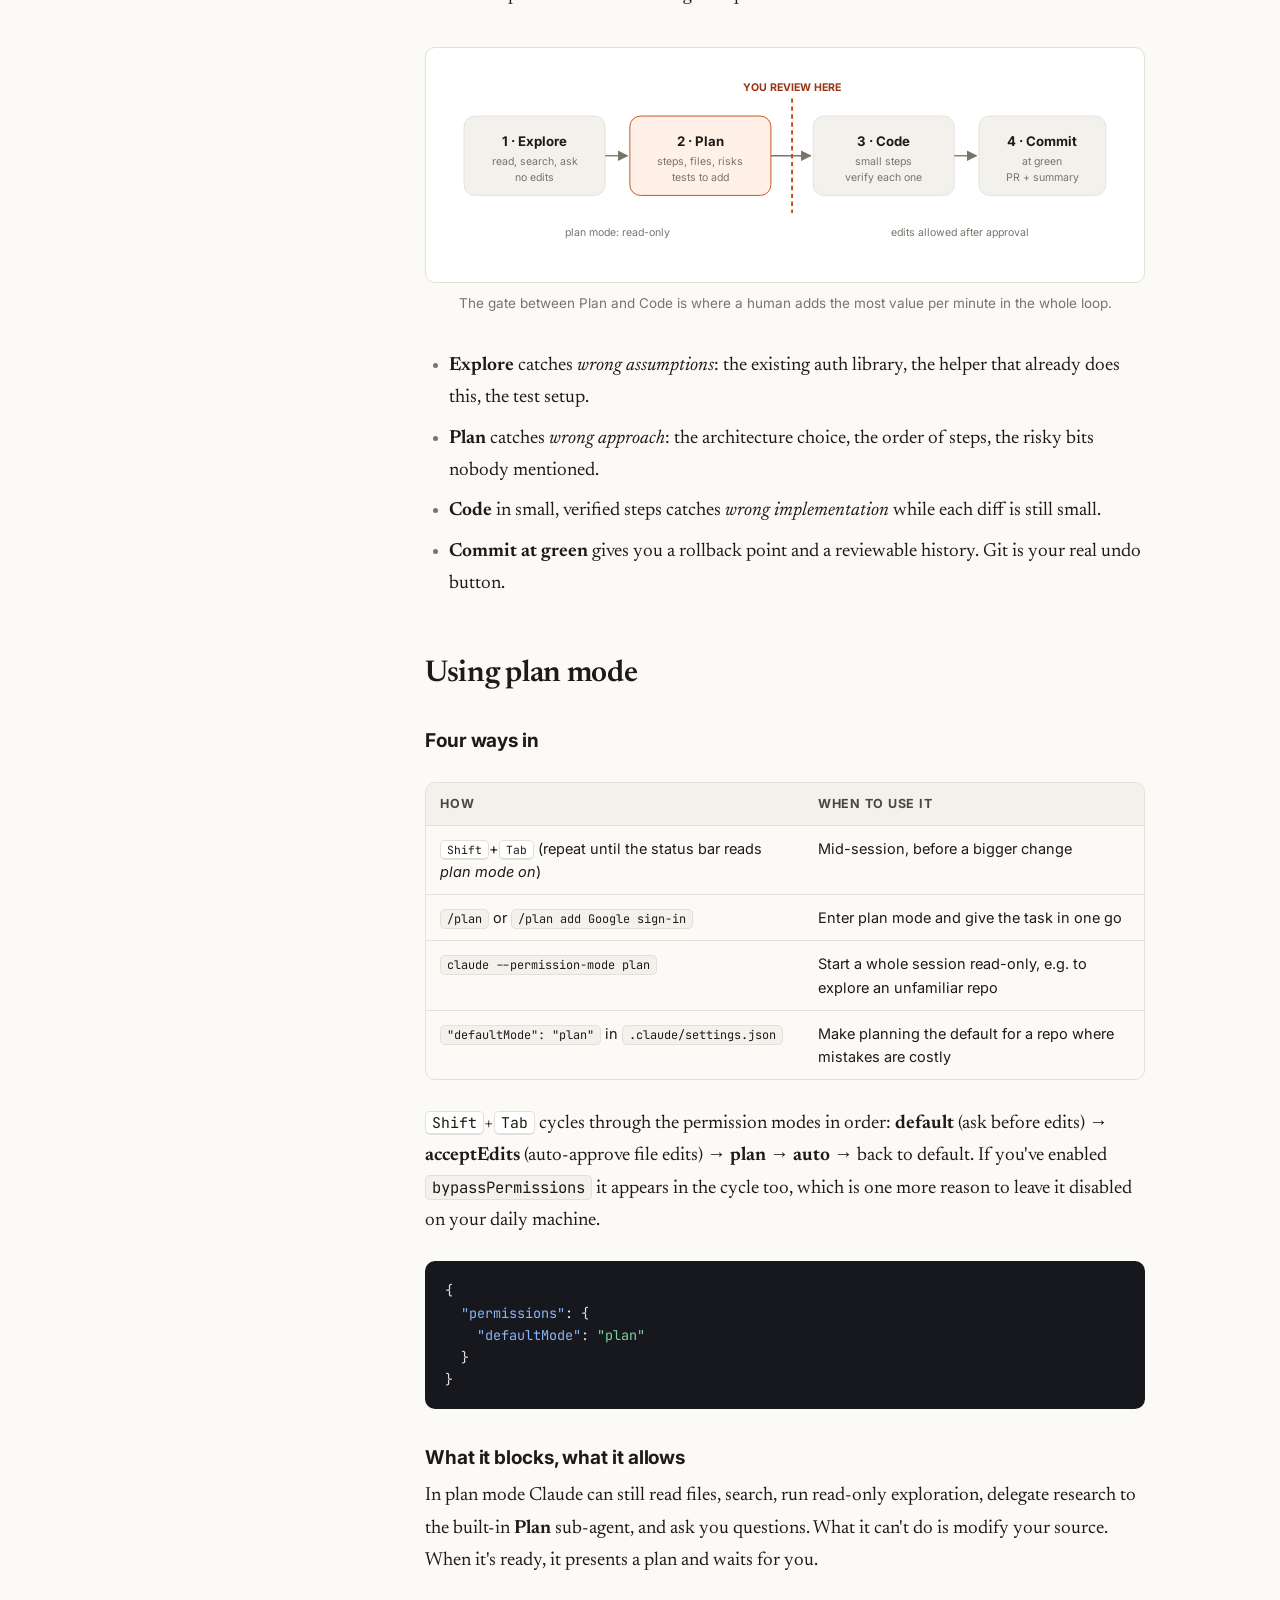
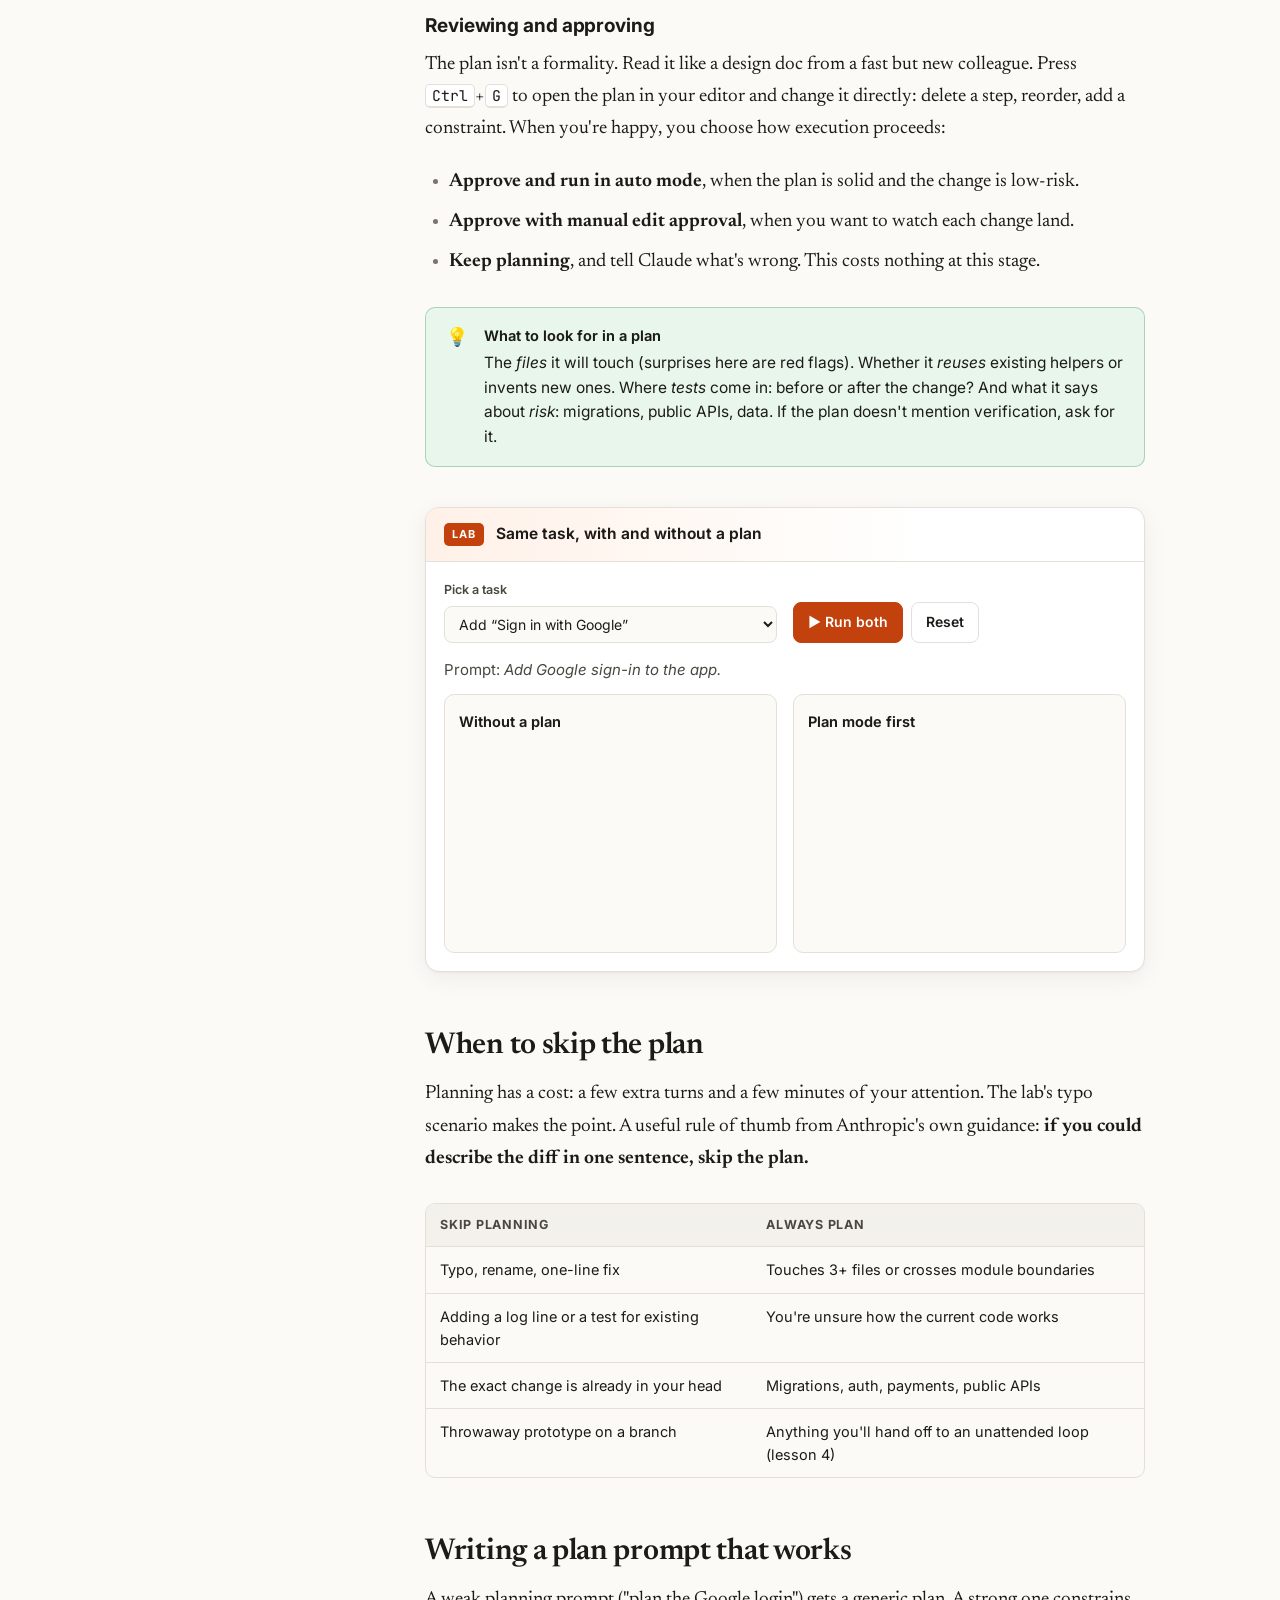
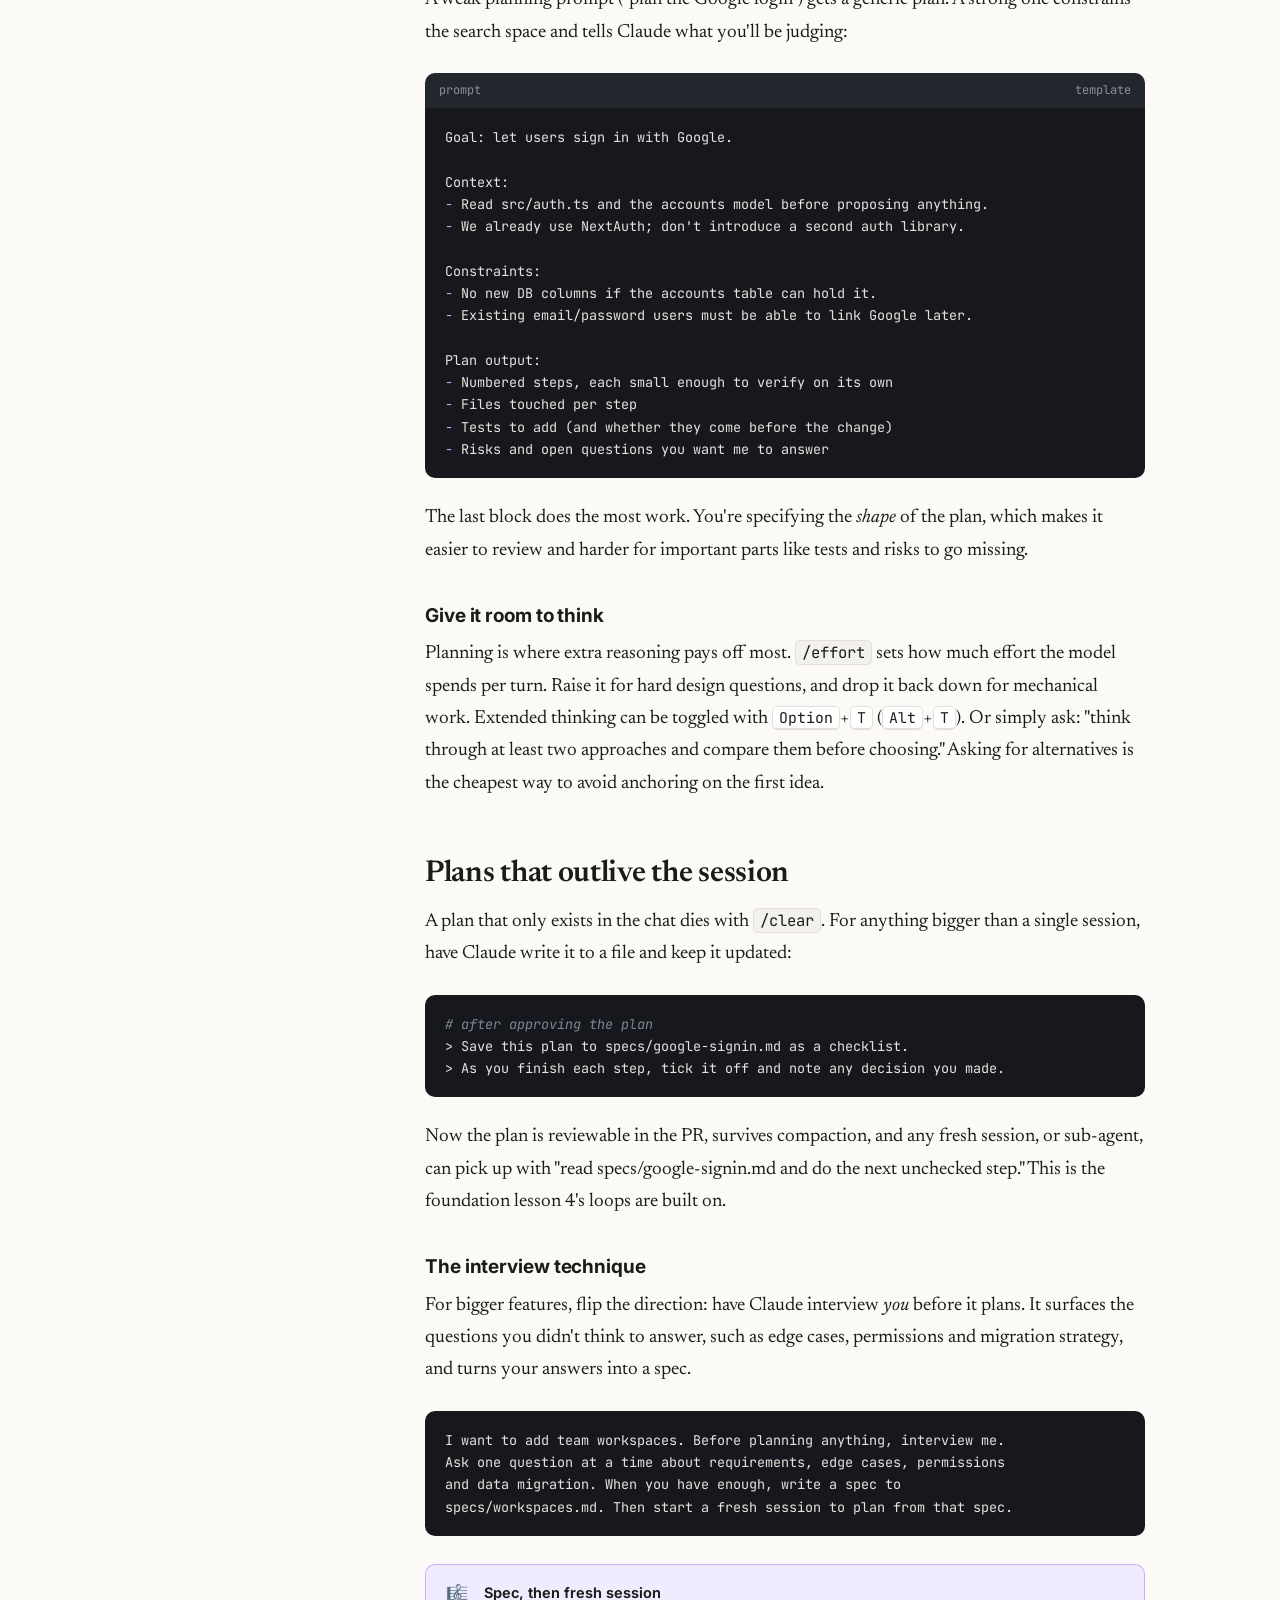
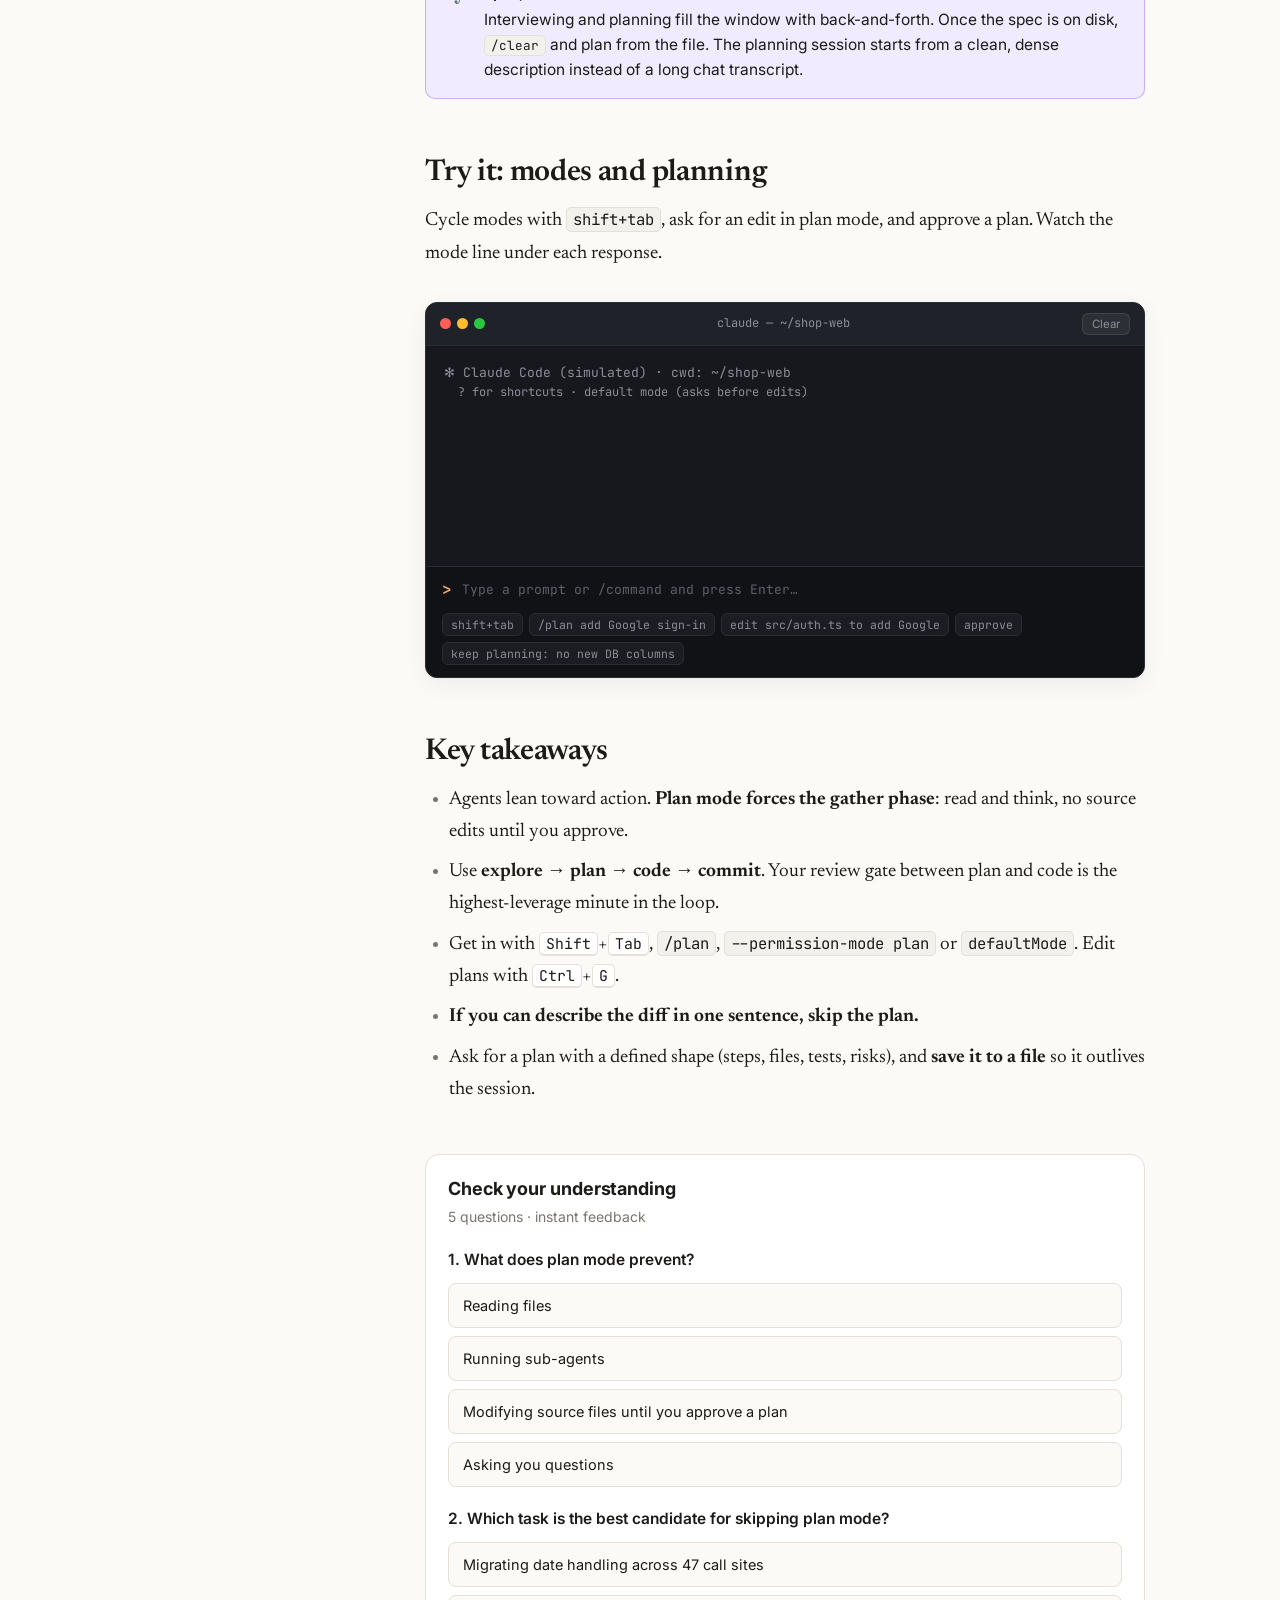
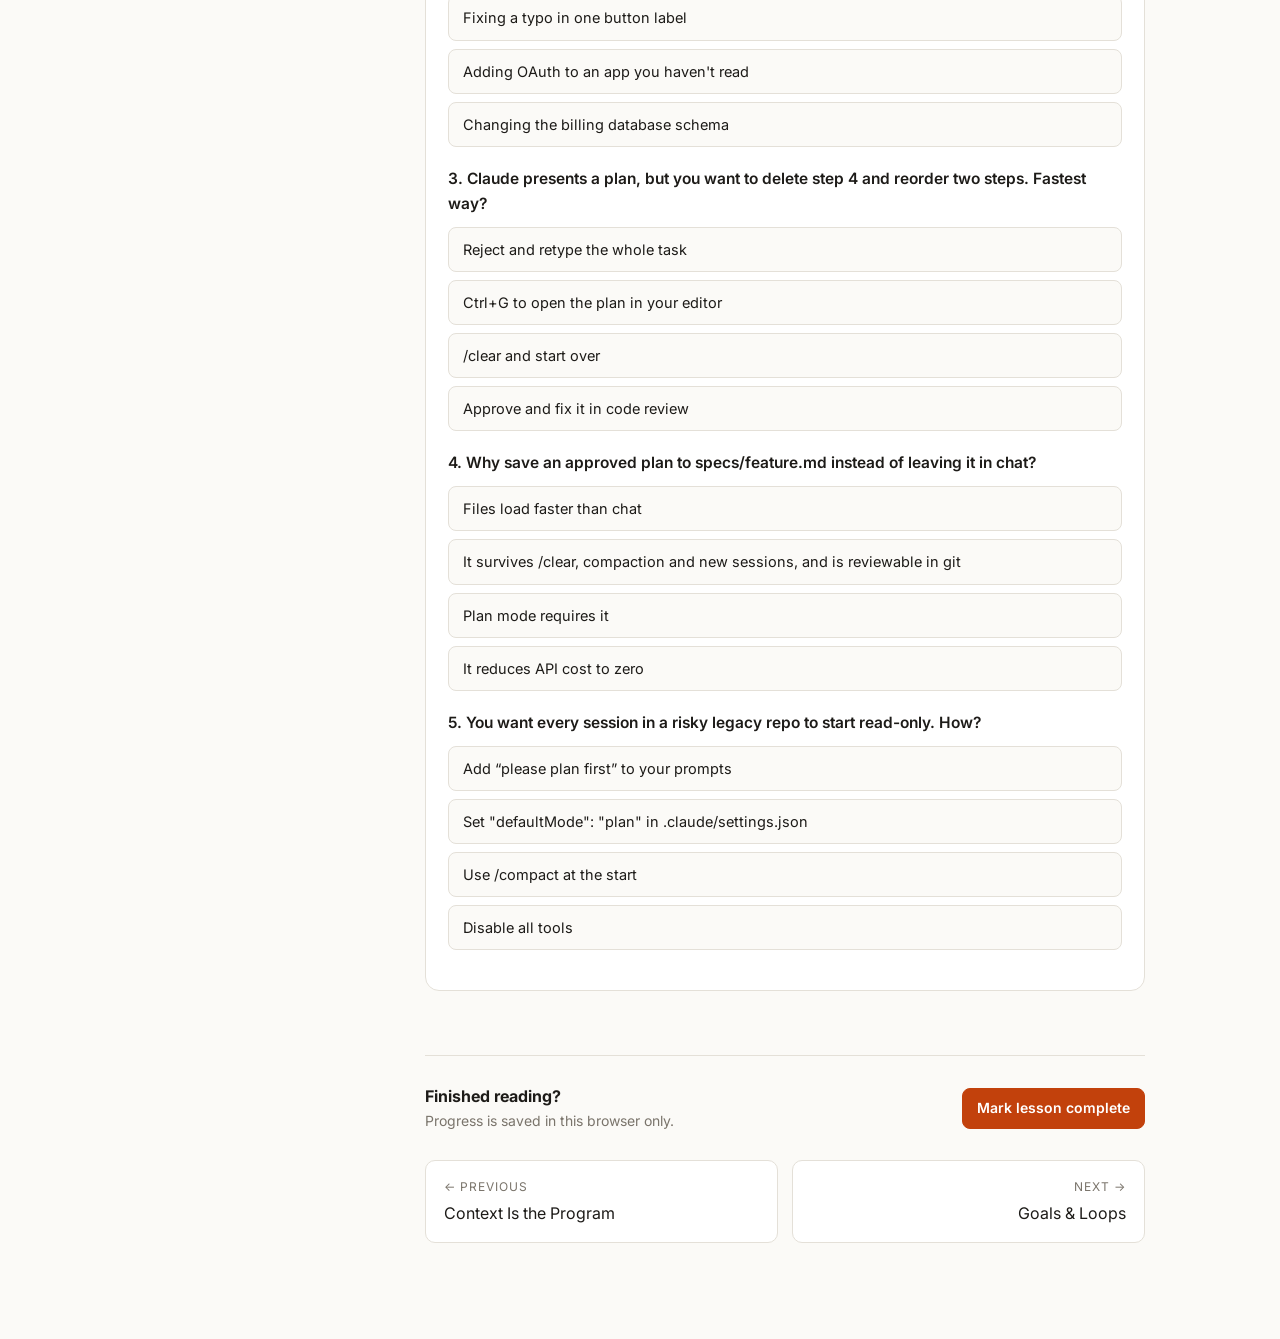
<file: lessons/03-plan-mode.html>
<!doctype html>
<html lang="en">
<head>
<meta charset="utf-8">
<meta name="viewport" content="width=device-width, initial-scale=1">
<title>Plan Before You Code · Conducting Claude</title>
<link rel="preconnect" href="https://fonts.googleapis.com">
<link rel="preconnect" href="https://fonts.gstatic.com" crossorigin>
<link href="https://fonts.googleapis.com/css2?family=Inter:wght@400;500;600;700&family=JetBrains+Mono:wght@400;600&family=Newsreader:ital,opsz,wght@0,6..72,400;0,6..72,500;0,6..72,600;1,6..72,400;1,6..72,500&display=swap" rel="stylesheet">
<link rel="stylesheet" href="../assets/styles.css">
</head>
<body data-root=".." data-lesson="03">
<main>
<article class="article">
  <div class="eyebrow">Lesson 3 · Plan mode</div>
  <h1>Plan Before You Code</h1>
  <p class="dek">The most expensive agent mistake isn't a bug. It's a well-tested solution to the wrong problem. Plan mode makes you and the agent agree on the approach while changing it still costs nothing.</p>
  <div class="byline"><span>20 min read</span><span>1 lab</span><span>1 simulator</span><span>Quiz</span></div>

  <div class="objectives">
    <h4>By the end of this lesson you will</h4>
    <ul>
      <li>Run the explore → plan → code → commit workflow and know what each step protects you from</li>
      <li>Enter plan mode four ways, and know exactly what it blocks and what it allows</li>
      <li>Review and edit a plan before approving it, and pick the right approval option</li>
      <li>Know when planning is overhead, and write plan prompts and specs that survive across sessions</li>
    </ul>
  </div>

  <div data-toc></div>

  <h2>The 400-line wrong turn</h2>
  <p>You ask for Google sign-in. Claude installs Passport, writes a session layer, adds routes and a migration, and starts running tests. Then it discovers the app already uses NextAuth. It isn't stupid; it simply started acting before it finished gathering. By the time anyone notices, there's a 600-line diff, two-thirds of which is getting thrown away.</p>
  <p>Agents are biased toward action. A model that sees a task and a set of edit tools will reach for the edit tools, because that looks like progress. In lesson 1's terms, the <em>gather</em> phase gets starved. Plan mode fixes this structurally: while it's on, Claude can read, search and think, but it <strong>cannot change your source files</strong> until you approve a plan.</p>
  <div class="pull">A plan is the cheapest code review you will ever do. It's twenty lines long and nothing has been built yet.</div>

  <h2>Explore → Plan → Code → Commit</h2>
  <p>The workflow Anthropic recommends for anything non-trivial has four beats. Each one exists to catch a specific failure before it gets expensive.</p>
  <figure>
    <div class="diagram">
      <svg viewBox="0 0 760 210" role="img" aria-label="Diagram: four stages, Explore, Plan, Code and Commit, with a human review gate between Plan and Code">
        <defs><marker id="p1" viewBox="0 0 10 10" refX="9" refY="5" markerWidth="8" markerHeight="8" orient="auto"><path d="M0,0 L10,5 L0,10 z" style="fill:var(--ink-3)"/></marker></defs>
        <g font-size="13">
          <rect x="16" y="50" width="160" height="90" rx="12" class="d-box"/>
          <text x="96" y="84" text-anchor="middle" font-weight="700" font-size="15">1 · Explore</text>
          <text x="96" y="106" text-anchor="middle" class="d-muted" font-size="12">read, search, ask</text>
          <text x="96" y="124" text-anchor="middle" class="d-muted" font-size="12">no edits</text>
          <rect x="204" y="50" width="160" height="90" rx="12" class="d-accent"/>
          <text x="284" y="84" text-anchor="middle" font-weight="700" font-size="15">2 · Plan</text>
          <text x="284" y="106" text-anchor="middle" class="d-muted" font-size="12">steps, files, risks</text>
          <text x="284" y="124" text-anchor="middle" class="d-muted" font-size="12">tests to add</text>
          <rect x="412" y="50" width="160" height="90" rx="12" class="d-box"/>
          <text x="492" y="84" text-anchor="middle" font-weight="700" font-size="15">3 · Code</text>
          <text x="492" y="106" text-anchor="middle" class="d-muted" font-size="12">small steps</text>
          <text x="492" y="124" text-anchor="middle" class="d-muted" font-size="12">verify each one</text>
          <rect x="600" y="50" width="144" height="90" rx="12" class="d-box"/>
          <text x="672" y="84" text-anchor="middle" font-weight="700" font-size="15">4 · Commit</text>
          <text x="672" y="106" text-anchor="middle" class="d-muted" font-size="12">at green</text>
          <text x="672" y="124" text-anchor="middle" class="d-muted" font-size="12">PR + summary</text>
        </g>
        <g class="d-line" stroke-width="1.5" marker-end="url(#p1)">
          <path d="M176 95 L 201 95"/><path d="M364 95 L 409 95"/><path d="M572 95 L 597 95"/>
        </g>
        <line x1="388" y1="30" x2="388" y2="160" stroke="var(--accent)" stroke-width="2" stroke-dasharray="5 4"/>
        <text x="388" y="22" text-anchor="middle" font-size="12" font-weight="700" style="fill:var(--accent-ink)">YOU REVIEW HERE</text>
        <text x="190" y="186" text-anchor="middle" class="d-muted" font-size="12">plan mode: read-only</text>
        <text x="578" y="186" text-anchor="middle" class="d-muted" font-size="12">edits allowed after approval</text>
      </svg>
    </div>
    <figcaption>The gate between Plan and Code is where a human adds the most value per minute in the whole loop.</figcaption>
  </figure>
  <ul>
    <li><strong>Explore</strong> catches <em>wrong assumptions</em>: the existing auth library, the helper that already does this, the test setup.</li>
    <li><strong>Plan</strong> catches <em>wrong approach</em>: the architecture choice, the order of steps, the risky bits nobody mentioned.</li>
    <li><strong>Code</strong> in small, verified steps catches <em>wrong implementation</em> while each diff is still small.</li>
    <li><strong>Commit at green</strong> gives you a rollback point and a reviewable history. Git is your real undo button.</li>
  </ul>

  <h2>Using plan mode</h2>
  <h3>Four ways in</h3>
  <div class="table-wrap"><table>
    <thead><tr><th>How</th><th>When to use it</th></tr></thead>
    <tbody>
      <tr><td><kbd>Shift</kbd>+<kbd>Tab</kbd> (repeat until the status bar reads <em>plan mode on</em>)</td><td>Mid-session, before a bigger change</td></tr>
      <tr><td><code>/plan</code> or <code>/plan add Google sign-in</code></td><td>Enter plan mode and give the task in one go</td></tr>
      <tr><td><code>claude --permission-mode plan</code></td><td>Start a whole session read-only, e.g. to explore an unfamiliar repo</td></tr>
      <tr><td><code>"defaultMode": "plan"</code> in <code>.claude/settings.json</code></td><td>Make planning the default for a repo where mistakes are costly</td></tr>
    </tbody>
  </table></div>
  <p><kbd>Shift</kbd>+<kbd>Tab</kbd> cycles through the permission modes in order: <strong>default</strong> (ask before edits) → <strong>acceptEdits</strong> (auto-approve file edits) → <strong>plan</strong> → <strong>auto</strong> → back to default. If you've enabled <code>bypassPermissions</code> it appears in the cycle too, which is one more reason to leave it disabled on your daily machine.</p>
<pre><code class="lang-json">{
  "permissions": {
    "defaultMode": "plan"
  }
}</code></pre>

  <h3>What it blocks, what it allows</h3>
  <p>In plan mode Claude can still read files, search, run read-only exploration, delegate research to the built-in <strong>Plan</strong> sub-agent, and ask you questions. What it can't do is modify your source. When it's ready, it presents a plan and waits for you.</p>

  <h3>Reviewing and approving</h3>
  <p>The plan isn't a formality. Read it like a design doc from a fast but new colleague. Press <kbd>Ctrl</kbd>+<kbd>G</kbd> to open the plan in your editor and change it directly: delete a step, reorder, add a constraint. When you're happy, you choose how execution proceeds:</p>
  <ul>
    <li><strong>Approve and run in auto mode</strong>, when the plan is solid and the change is low-risk.</li>
    <li><strong>Approve with manual edit approval</strong>, when you want to watch each change land.</li>
    <li><strong>Keep planning</strong>, and tell Claude what's wrong. This costs nothing at this stage.</li>
  </ul>
  <div class="callout tip"><div class="callout-icon">💡</div><div><div class="callout-title">What to look for in a plan</div><p>The <em>files</em> it will touch (surprises here are red flags). Whether it <em>reuses</em> existing helpers or invents new ones. Where <em>tests</em> come in: before or after the change? And what it says about <em>risk</em>: migrations, public APIs, data. If the plan doesn't mention verification, ask for it.</p></div></div>

  <div data-widget="plan-sim"></div>

  <h2>When to skip the plan</h2>
  <p>Planning has a cost: a few extra turns and a few minutes of your attention. The lab's typo scenario makes the point. A useful rule of thumb from Anthropic's own guidance: <strong>if you could describe the diff in one sentence, skip the plan.</strong></p>
  <div class="table-wrap"><table>
    <thead><tr><th>Skip planning</th><th>Always plan</th></tr></thead>
    <tbody>
      <tr><td>Typo, rename, one-line fix</td><td>Touches 3+ files or crosses module boundaries</td></tr>
      <tr><td>Adding a log line or a test for existing behavior</td><td>You're unsure how the current code works</td></tr>
      <tr><td>The exact change is already in your head</td><td>Migrations, auth, payments, public APIs</td></tr>
      <tr><td>Throwaway prototype on a branch</td><td>Anything you'll hand off to an unattended loop (lesson 4)</td></tr>
    </tbody>
  </table></div>

  <h2>Writing a plan prompt that works</h2>
  <p>A weak planning prompt ("plan the Google login") gets a generic plan. A strong one constrains the search space and tells Claude what you'll be judging:</p>
  <div class="code-file"><span>prompt</span><span>template</span></div>
<pre><code class="lang-md">Goal: let users sign in with Google.

Context:
- Read src/auth.ts and the accounts model before proposing anything.
- We already use NextAuth; don't introduce a second auth library.

Constraints:
- No new DB columns if the accounts table can hold it.
- Existing email/password users must be able to link Google later.

Plan output:
- Numbered steps, each small enough to verify on its own
- Files touched per step
- Tests to add (and whether they come before the change)
- Risks and open questions you want me to answer
</code></pre>
  <p>The last block does the most work. You're specifying the <em>shape</em> of the plan, which makes it easier to review and harder for important parts like tests and risks to go missing.</p>

  <h3>Give it room to think</h3>
  <p>Planning is where extra reasoning pays off most. <code>/effort</code> sets how much effort the model spends per turn. Raise it for hard design questions, and drop it back down for mechanical work. Extended thinking can be toggled with <kbd>Option</kbd>+<kbd>T</kbd> (<kbd>Alt</kbd>+<kbd>T</kbd>). Or simply ask: "think through at least two approaches and compare them before choosing." Asking for alternatives is the cheapest way to avoid anchoring on the first idea.</p>

  <h2>Plans that outlive the session</h2>
  <p>A plan that only exists in the chat dies with <code>/clear</code>. For anything bigger than a single session, have Claude write it to a file and keep it updated:</p>
<pre><code class="lang-bash"># after approving the plan
&gt; Save this plan to specs/google-signin.md as a checklist.
&gt; As you finish each step, tick it off and note any decision you made.
</code></pre>
  <p>Now the plan is reviewable in the PR, survives compaction, and any fresh session, or sub-agent, can pick up with "read specs/google-signin.md and do the next unchecked step." This is the foundation lesson 4's loops are built on.</p>

  <h3>The interview technique</h3>
  <p>For bigger features, flip the direction: have Claude interview <em>you</em> before it plans. It surfaces the questions you didn't think to answer, such as edge cases, permissions and migration strategy, and turns your answers into a spec.</p>
<pre><code class="lang-md">I want to add team workspaces. Before planning anything, interview me.
Ask one question at a time about requirements, edge cases, permissions
and data migration. When you have enough, write a spec to
specs/workspaces.md. Then start a fresh session to plan from that spec.
</code></pre>
  <div class="callout pro"><div class="callout-icon">🎼</div><div><div class="callout-title">Spec, then fresh session</div><p>Interviewing and planning fill the window with back-and-forth. Once the spec is on disk, <code>/clear</code> and plan from the file. The planning session starts from a clean, dense description instead of a long chat transcript.</p></div></div>

  <h2>Try it: modes and planning</h2>
  <p>Cycle modes with <code>shift+tab</code>, ask for an edit in plan mode, and approve a plan. Watch the mode line under each response.</p>
  <div id="term-plan"></div>

  <h2>Key takeaways</h2>
  <ul>
    <li>Agents lean toward action. <strong>Plan mode forces the gather phase</strong>: read and think, no source edits until you approve.</li>
    <li>Use <strong>explore → plan → code → commit</strong>. Your review gate between plan and code is the highest-leverage minute in the loop.</li>
    <li>Get in with <kbd>Shift</kbd>+<kbd>Tab</kbd>, <code>/plan</code>, <code>--permission-mode plan</code> or <code>defaultMode</code>. Edit plans with <kbd>Ctrl</kbd>+<kbd>G</kbd>.</li>
    <li><strong>If you can describe the diff in one sentence, skip the plan.</strong></li>
    <li>Ask for a plan with a defined shape (steps, files, tests, risks), and <strong>save it to a file</strong> so it outlives the session.</li>
  </ul>

  <div id="quiz"></div>
</article>
</main>

<script src="../assets/app.js"></script>
<script src="../assets/widgets/plan-sim.js"></script>
<script>
TUTOR.ready(function () {
  var MODES = [
    { key: "default", line: "  ? for shortcuts · default mode (asks before edits)" },
    { key: "acceptEdits", line: "  ⏵⏵ accept edits on (shift+tab to cycle)" },
    { key: "plan", line: "  ⏸ plan mode on (shift+tab to cycle)" },
    { key: "auto", line: "  ⏵⏵⏵ auto mode on (shift+tab to cycle)" }
  ];
  function mode(ctx) { return MODES[ctx.state.m || 0]; }
  function setMode(ctx, key) { ctx.state.m = MODES.findIndex(function (x) { return x.key === key; }); }

  TUTOR.terminal("#term-plan", {
    title: "claude — ~/shop-web",
    hints: ["shift+tab", "/plan add Google sign-in", "edit src/auth.ts to add Google", "approve", "keep planning: no new DB columns"],
    banner: [
      ["sys", "✻ Claude Code (simulated) · cwd: ~/shop-web", 80],
      ["mode", MODES[0].line, 80]
    ],
    commands: [
      { match: /^(shift\+?tab|\/mode)$/i, steps: function (input, ctx) {
        ctx.state.m = ((ctx.state.m || 0) + 1) % MODES.length;
        return [["mode", mode(ctx).line]];
      }},
      { match: /^\/plan\b/i, steps: function (input, ctx) {
        setMode(ctx, "plan");
        var task = input.replace(/^\/plan\s*/i, "") || "the task";
        ctx.state.planned = true;
        return [
          ["mode", MODES[2].line],
          ["tool", "Task(Plan) Research how auth works before planning: " + task],
          ["toolout", "Read src/auth.ts, prisma/schema.prisma, tests/auth.spec.ts"],
          ["toolout", "Found: NextAuth v5, JWT sessions, Account model with provider field"],
          ["plan", "Plan · " + task],
          ["plan", "1. Add GoogleProvider to src/auth.ts (reuse existing Account model)"],
          ["plan", "2. Add GOOGLE_CLIENT_ID / SECRET to env schema + .env.example"],
          ["plan", "3. Allow linking Google to existing email accounts (verified email only)"],
          ["plan", "4. “Continue with Google” button on /login"],
          ["plan", "5. Tests: provider config unit test + e2e login with mocked OAuth"],
          ["plan", "Risks: account takeover via unverified email (handled in step 3)"],
          ["claude", "Ready to code? Options: approve (auto) · approve (manual edits) · keep planning. Tip: Ctrl+G edits the plan in your editor."]
        ];
      }},
      { match: /^(approve|yes|go|lgtm)\b/i, steps: function (input, ctx) {
        if (!ctx.state.planned) return [["claude", "There's no plan to approve yet. Try /plan add Google sign-in."]];
        setMode(ctx, input.toLowerCase().indexOf("manual") >= 0 ? "default" : "auto");
        ctx.state.planned = false;
        return [
          ["mode", mode(ctx).line],
          ["tool", "Edit(src/auth.ts)"], ["toolout", "+ GoogleProvider({ allowDangerousEmailAccountLinking: false })"],
          ["tool", "Bash(pnpm test auth)"], ["toolout", "✓ 9 passed"],
          ["tool", "Edit(app/login/page.tsx)"], ["toolout", "+ <GoogleButton />"],
          ["tool", "Bash(pnpm typecheck && pnpm test)"], ["ok", "✓ 214 passed · 0 type errors"],
          ["claude", "Steps 1–5 done, tests green. Want me to commit on a branch?"]
        ];
      }},
      { match: /^keep planning/i, steps: function (input, ctx) {
        if (!ctx.state.planned) return [["claude", "No plan in progress. Start one with /plan <task>."]];
        var fb = input.replace(/^keep planning:?\s*/i, "");
        return [
          ["tool", "Read(prisma/schema.prisma)"],
          ["plan", "Revised: " + (fb || "noted") + ". Step 1 now stores Google identity in Account (provider='google'); no schema change."],
          ["claude", "Plan updated. Approve, or keep refining."]
        ];
      }},
      { match: /\b(edit|change|add|fix|write|implement|refactor)\b/i, steps: function (input, ctx) {
        if (mode(ctx).key === "plan") return [
          ["tool", "Read(src/auth.ts)"],
          ["err", "✗ Edit blocked: plan mode is read-only. Source changes wait for an approved plan."],
          ["claude", "I've read the file. Want me to turn this into a plan? (/plan " + input.replace(/^(edit|change|add|fix|write|implement|refactor)\s*/i, "") + ")"]
        ];
        if (mode(ctx).key === "default") return [
          ["tool", "Edit(src/auth.ts)"],
          ["sys", "  Allow this edit? 1) Yes  2) Yes, and don't ask again this session  3) No (simulated: approved)"],
          ["ok", "✓ Edited src/auth.ts"],
          ["claude", "Done, but I skipped exploring first. For multi-file work, plan mode is safer: try shift+tab or /plan."]
        ];
        return [
          ["tool", "Edit(src/auth.ts)"], ["ok", "✓ Edited src/auth.ts (" + mode(ctx).key + ": no prompt)"],
          ["claude", "Edits are auto-approved in this mode. Fast, so make sure verification is in place."]
        ];
      }}
    ],
    fallback: function (input, ctx) {
      return [["claude", "Simulator tip: type shift+tab to cycle modes, /plan <task> to plan, or ask for an edit while in plan mode."], ["mode", mode(ctx).line]];
    }
  });

  TUTOR.quiz("#quiz", { questions: [
    { q: "What does plan mode prevent?",
      options: ["Reading files", "Running sub-agents", "Modifying source files until you approve a plan", "Asking you questions"],
      answer: 2, why: "Plan mode keeps the agent in the gather/plan phase. It can read, search and ask, but changes wait for approval." },
    { q: "Which task is the best candidate for skipping plan mode?",
      options: ["Migrating date handling across 47 call sites", "Fixing a typo in one button label", "Adding OAuth to an app you haven't read", "Changing the billing database schema"],
      answer: 1, why: "If you can describe the diff in one sentence, planning is overhead. The others carry real wrong-approach risk." },
    { q: "Claude presents a plan, but you want to delete step 4 and reorder two steps. Fastest way?",
      options: ["Reject and retype the whole task", "Ctrl+G to open the plan in your editor", "/clear and start over", "Approve and fix it in code review"],
      answer: 1, why: "Ctrl+G opens the plan in your editor so you can edit it directly before approving." },
    { q: "Why save an approved plan to specs/feature.md instead of leaving it in chat?",
      options: ["Files load faster than chat", "It survives /clear, compaction and new sessions, and is reviewable in git", "Plan mode requires it", "It reduces API cost to zero"],
      answer: 1, why: "State in files outlives the context window. A fresh session or sub-agent can pick it up with one instruction." },
    { q: "You want every session in a risky legacy repo to start read-only. How?",
      options: ["Add “please plan first” to your prompts", "Set \"defaultMode\": \"plan\" in .claude/settings.json", "Use /compact at the start", "Disable all tools"],
      answer: 1, why: "defaultMode sets the starting permission mode for the project. You can also use claude --permission-mode plan per session." }
  ]});
});
</script>
</body>
</html>
</file>
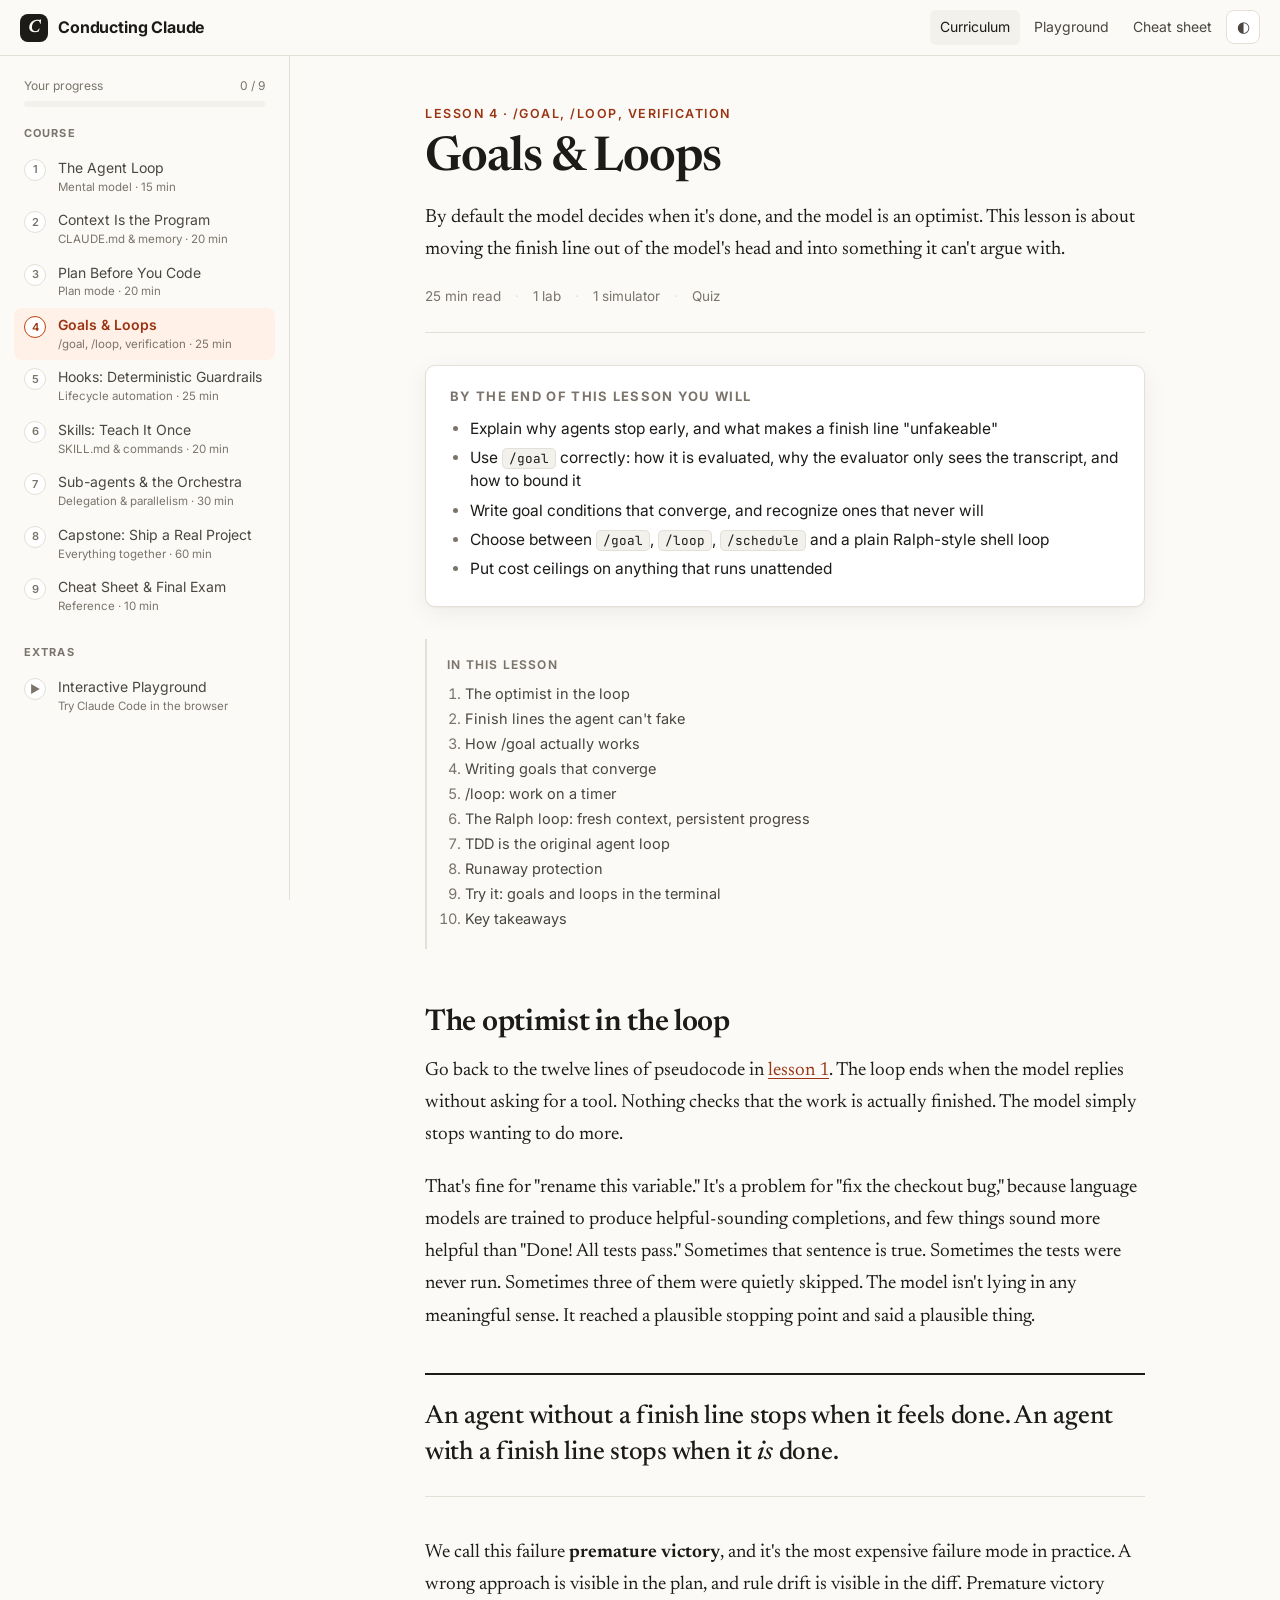
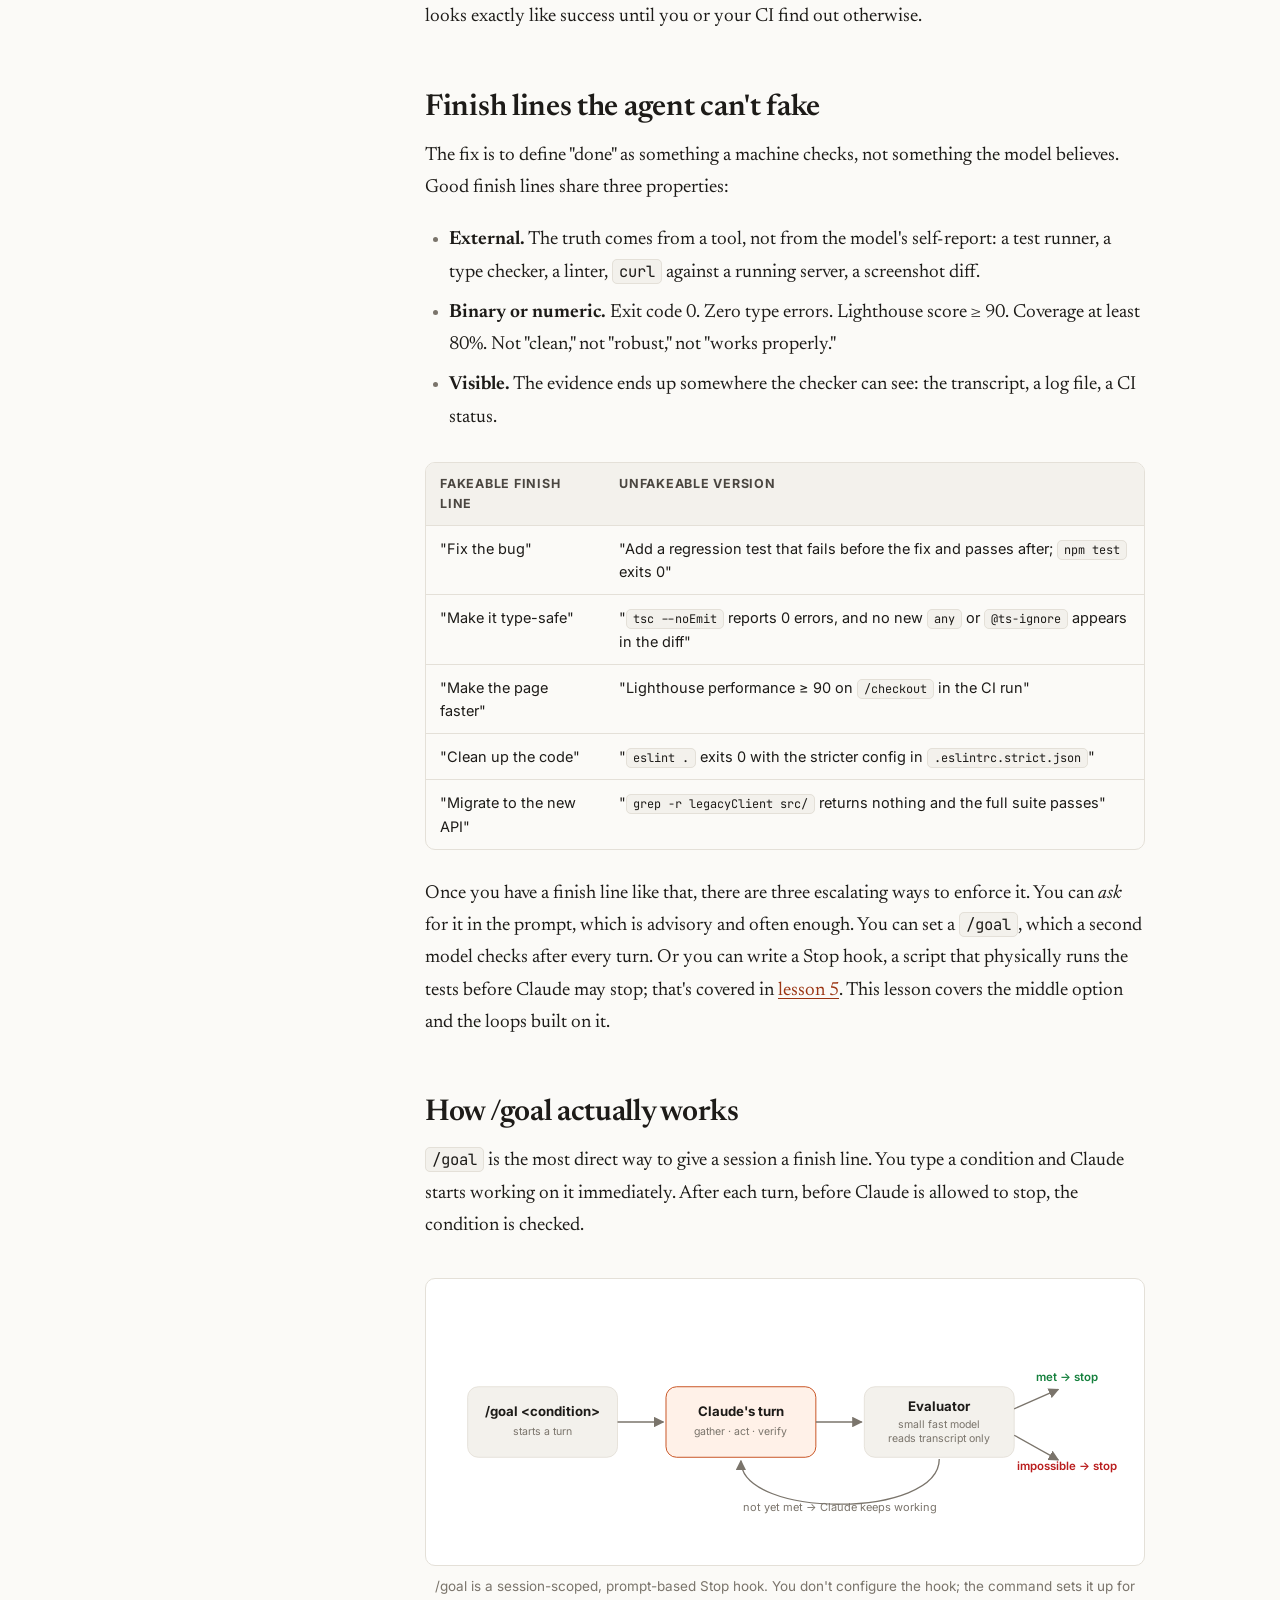
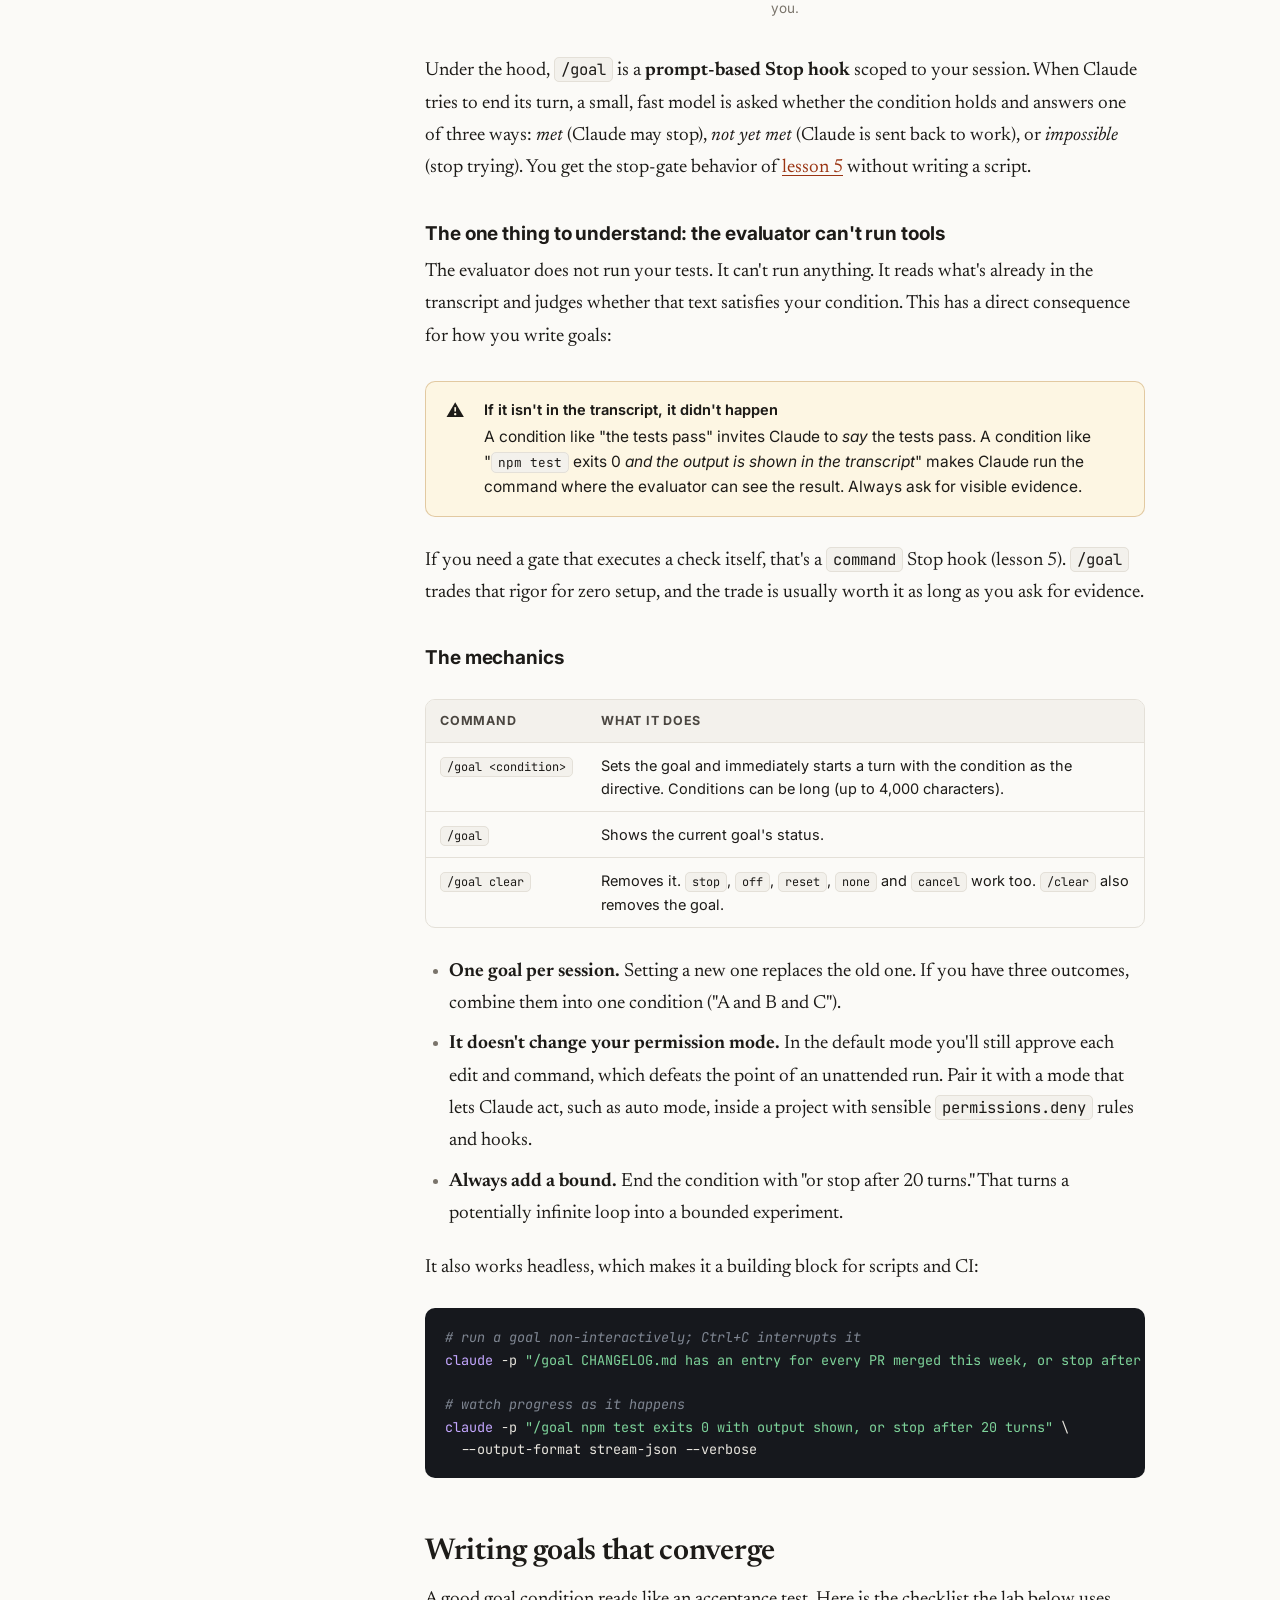
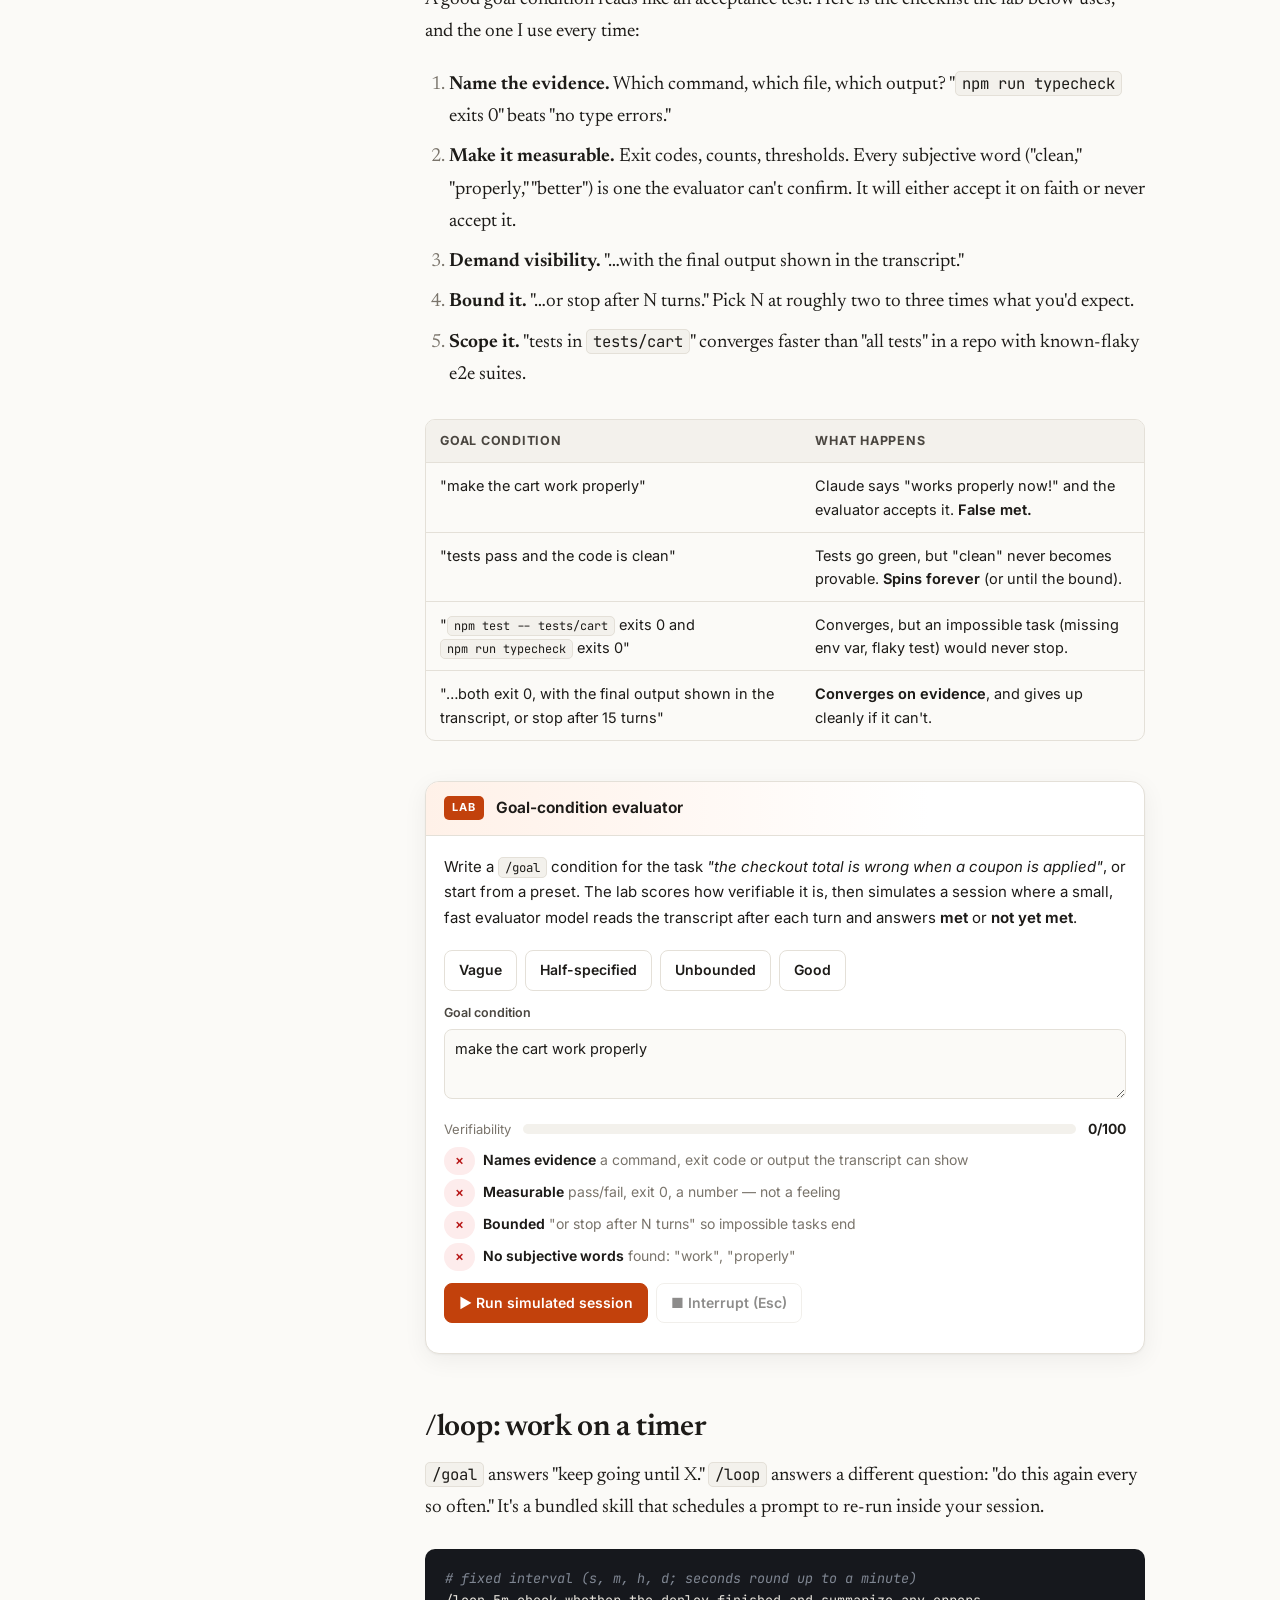
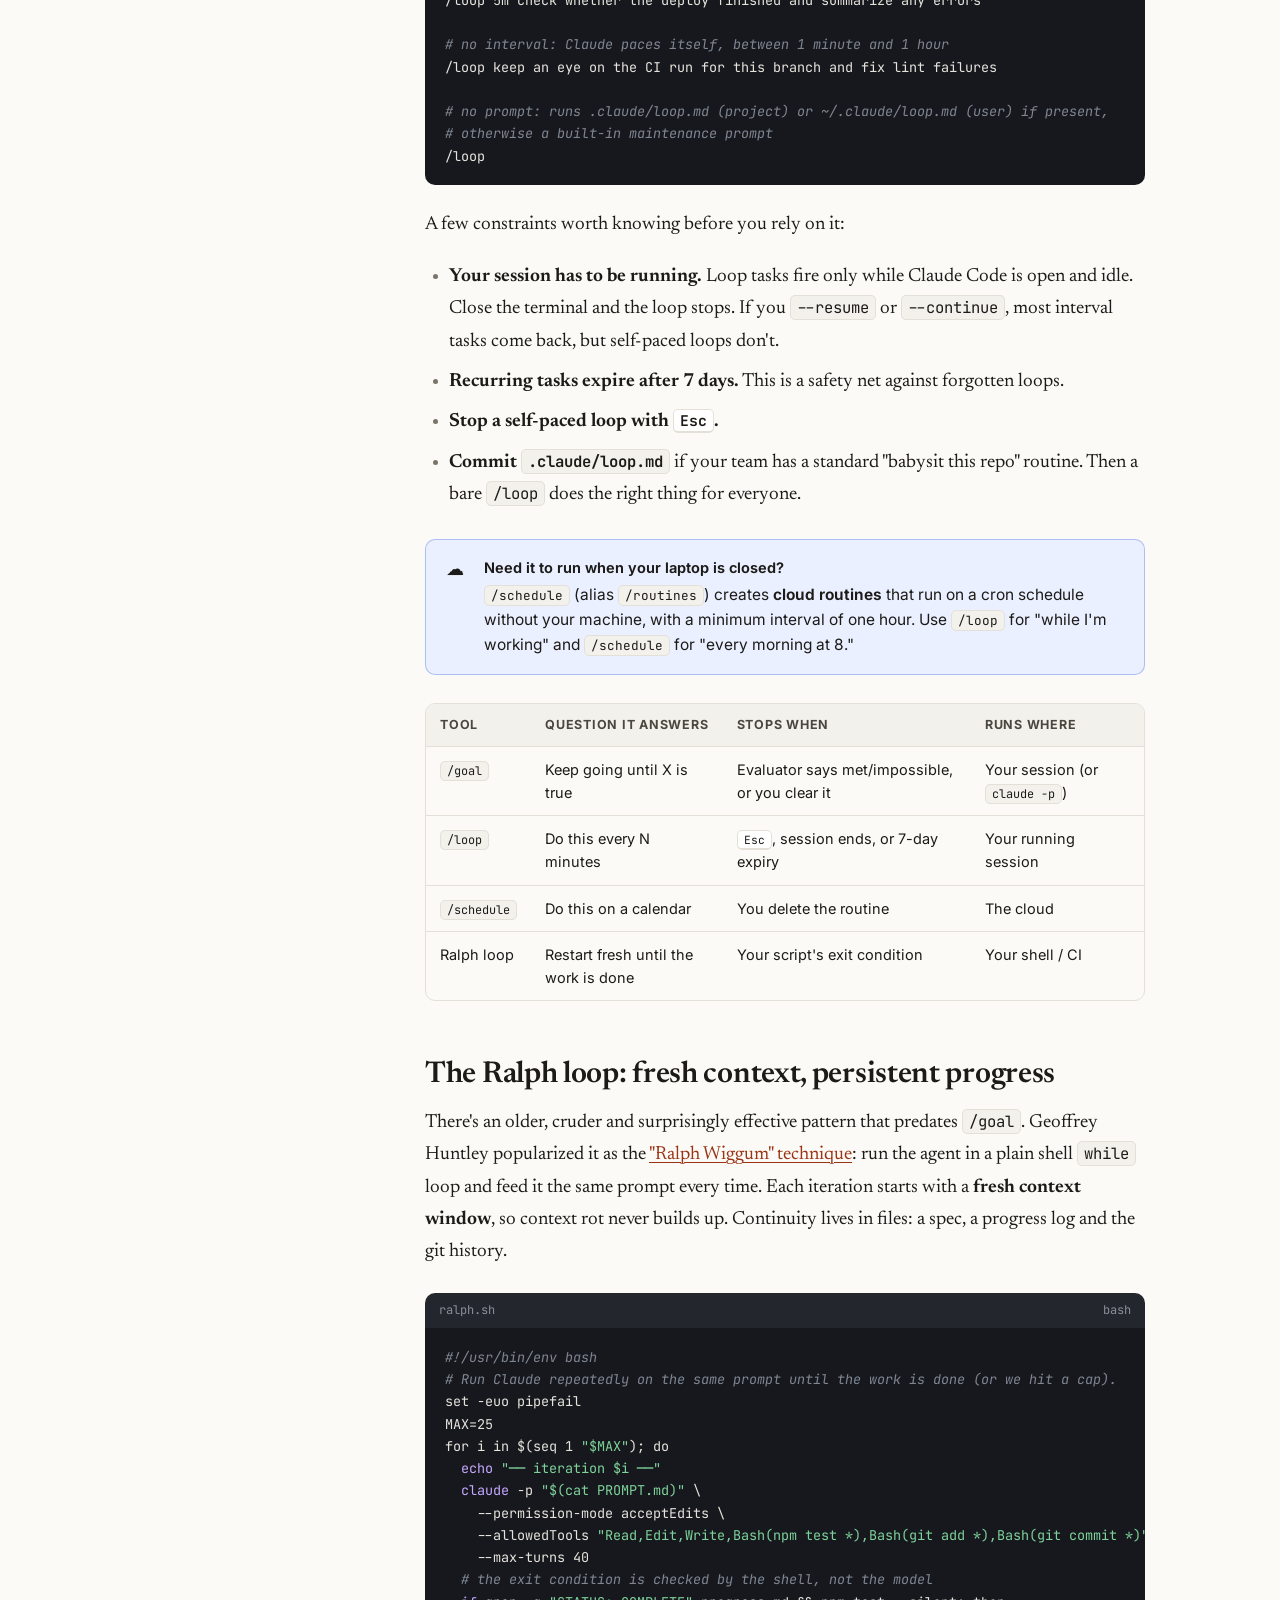
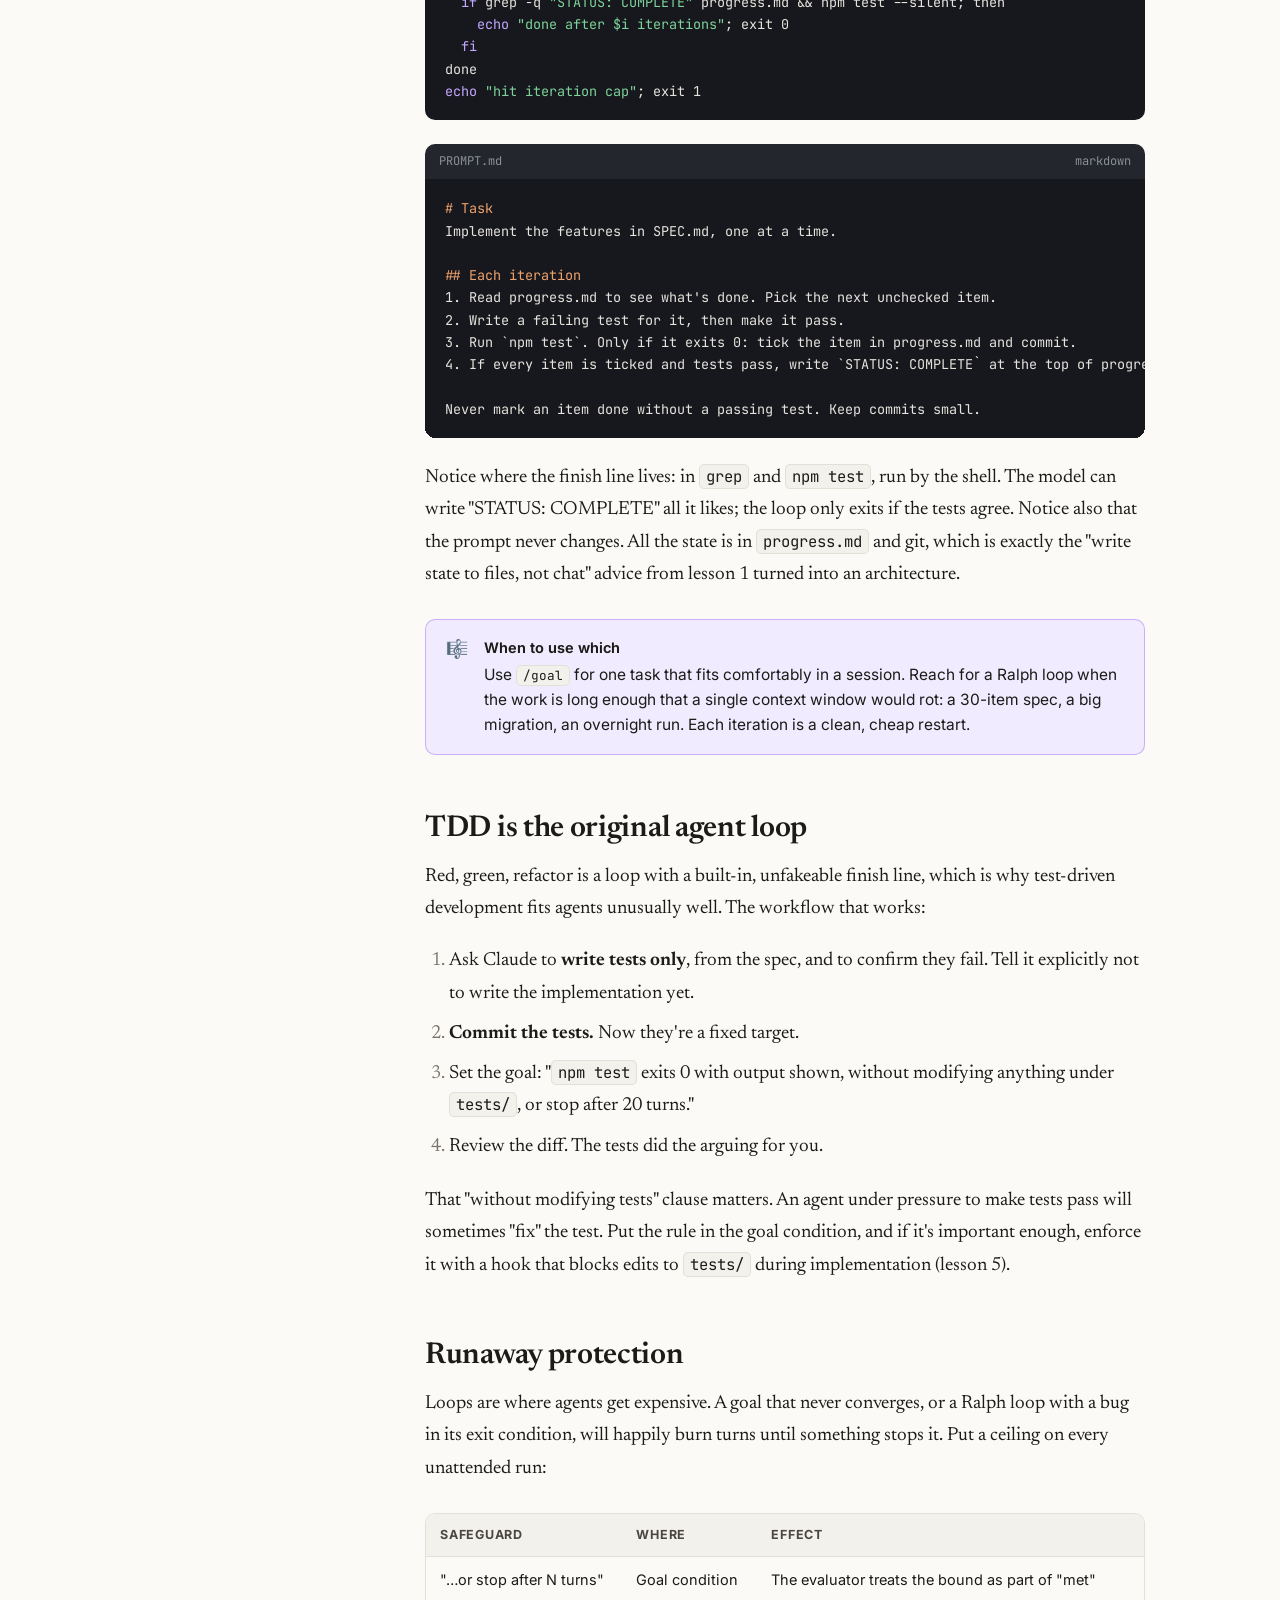
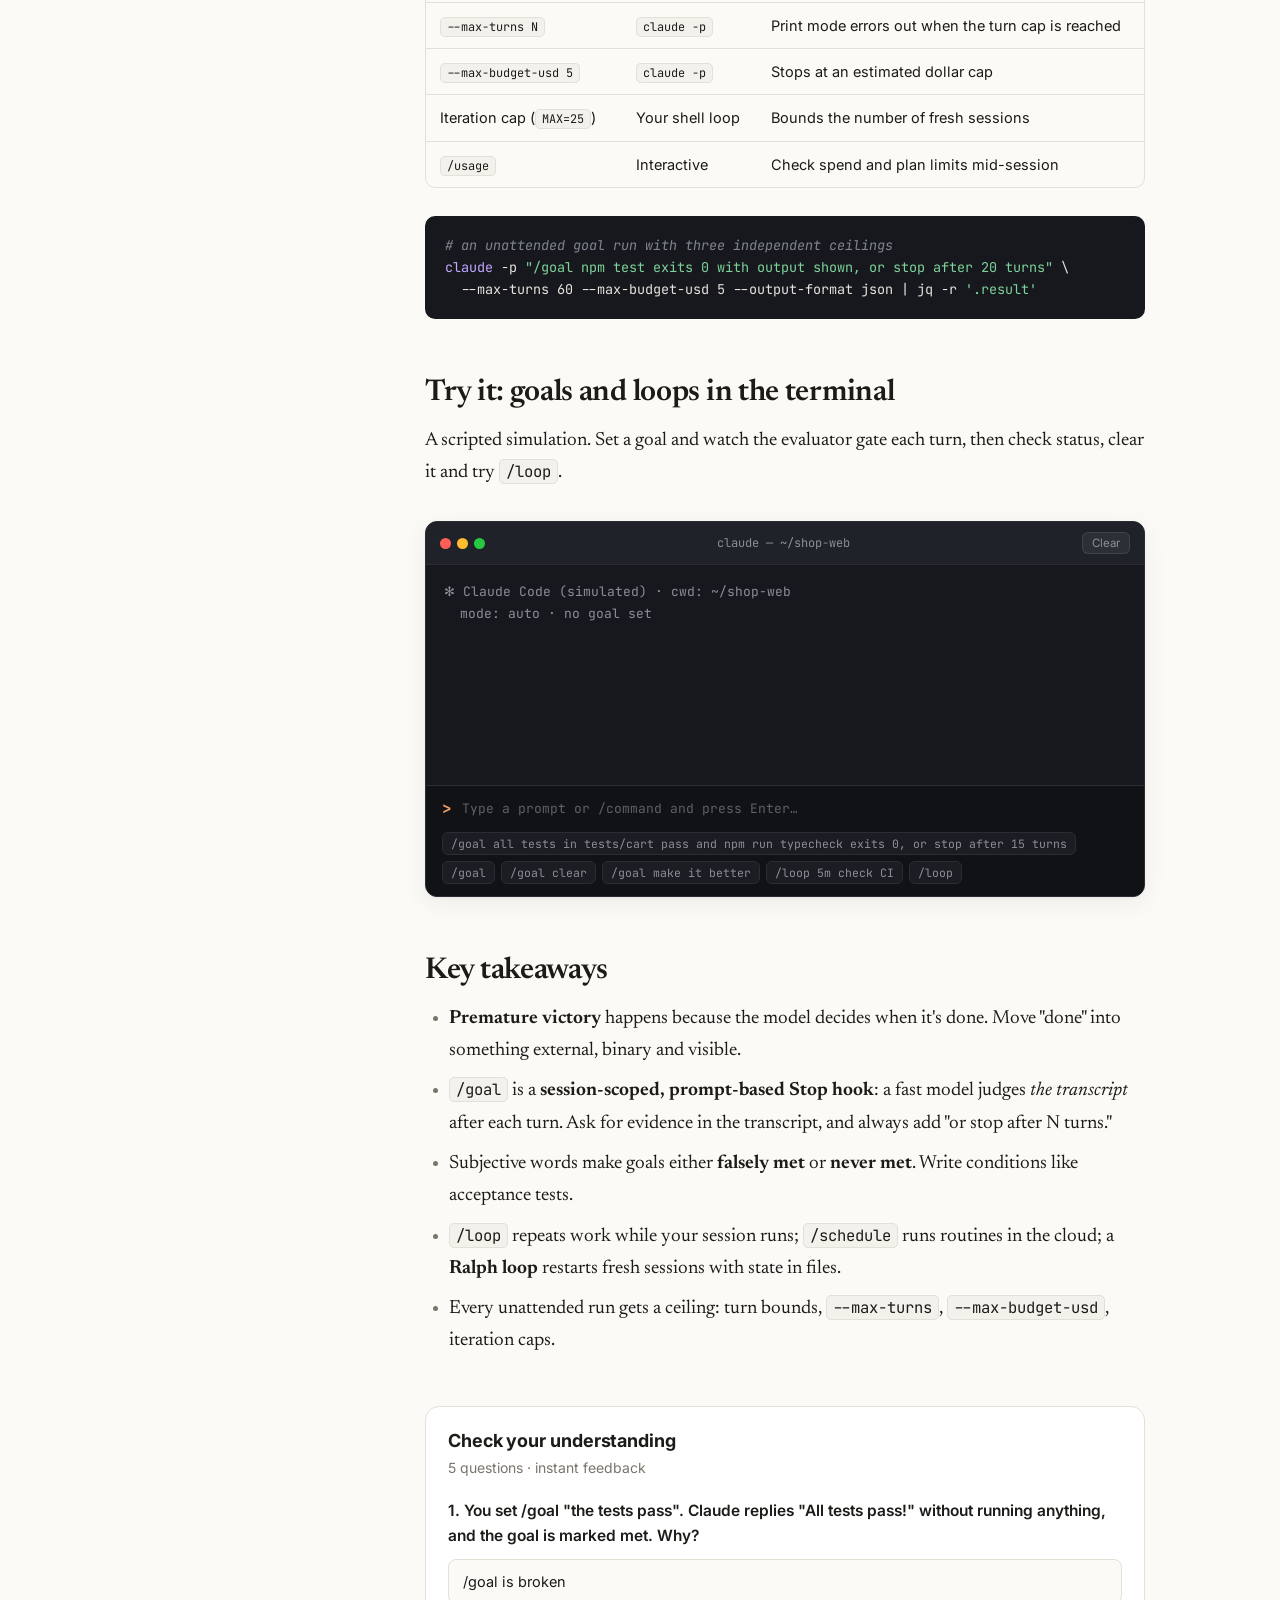
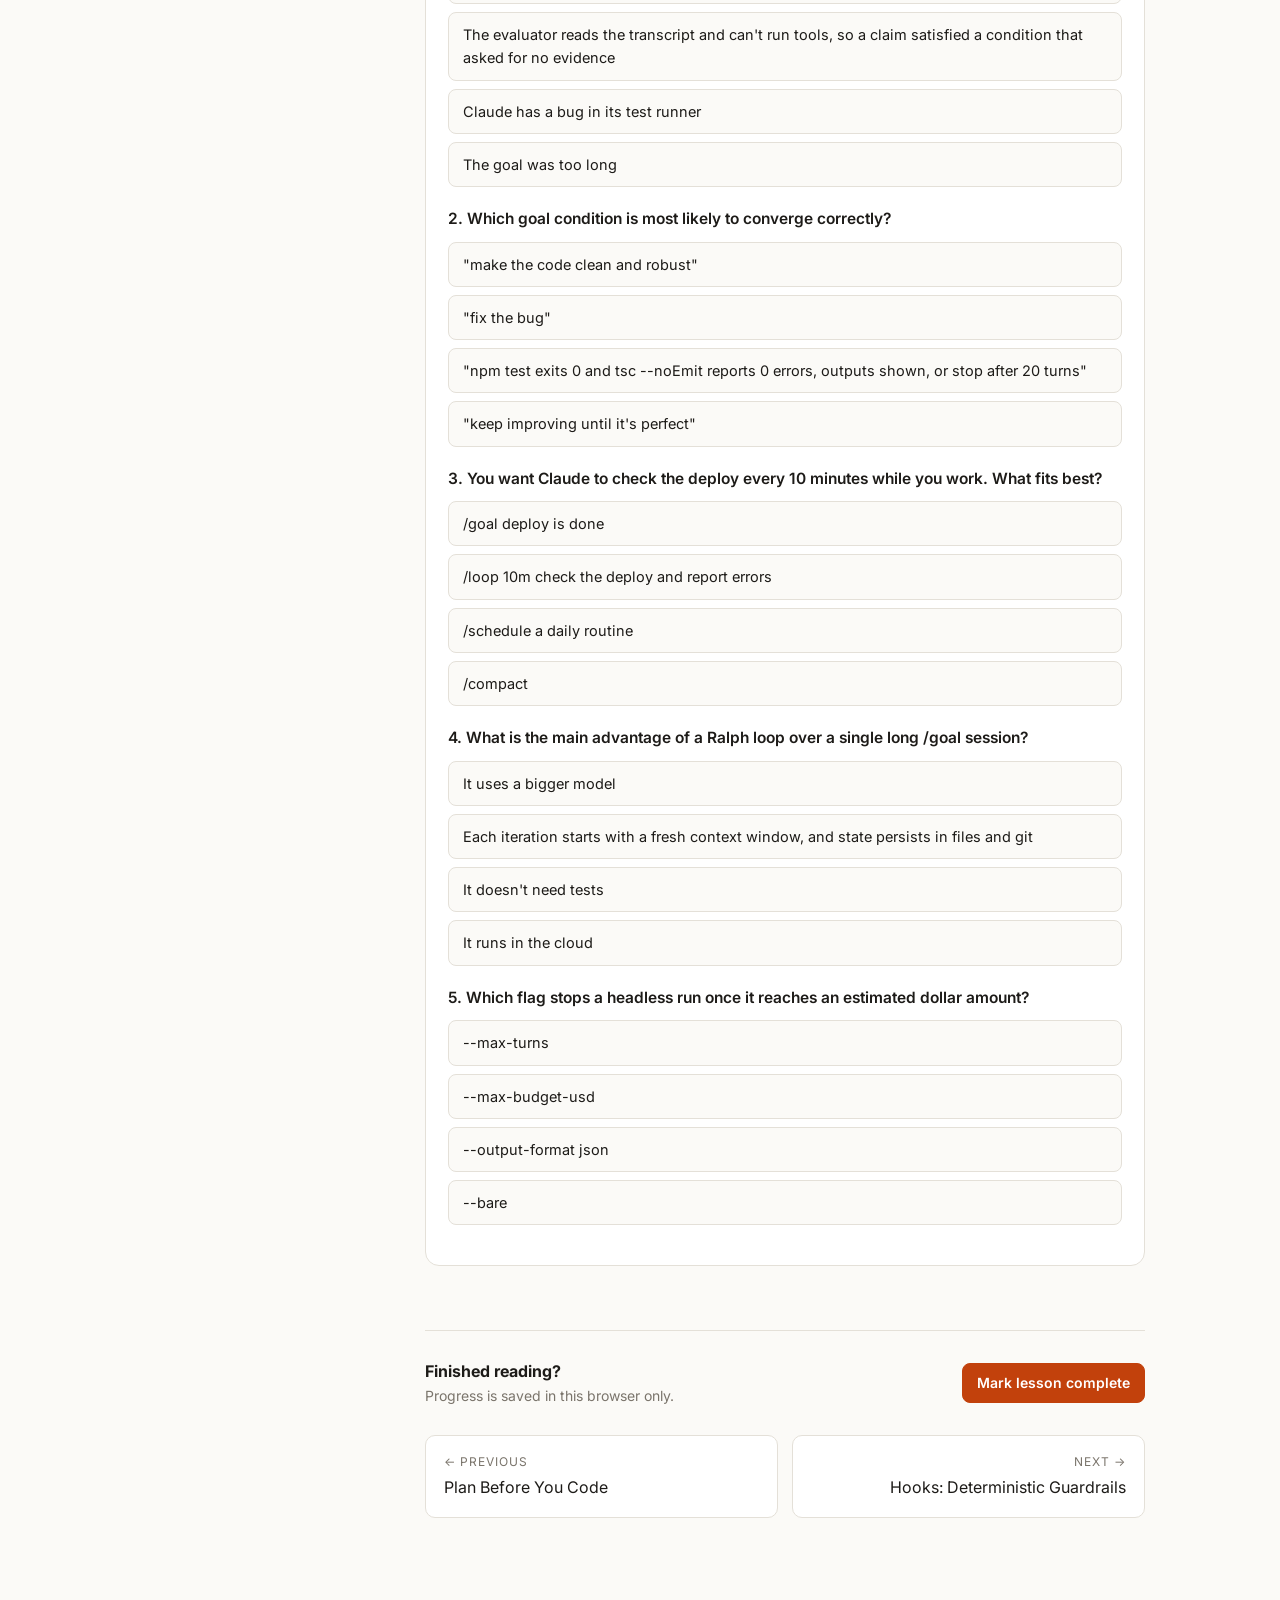
<file: lessons/04-goals-loops.html>
<!doctype html>
<html lang="en">
<head>
<meta charset="utf-8">
<meta name="viewport" content="width=device-width, initial-scale=1">
<title>Goals &amp; Loops · Conducting Claude</title>
<link rel="preconnect" href="https://fonts.googleapis.com">
<link rel="preconnect" href="https://fonts.gstatic.com" crossorigin>
<link href="https://fonts.googleapis.com/css2?family=Inter:wght@400;500;600;700&family=JetBrains+Mono:wght@400;600&family=Newsreader:ital,opsz,wght@0,6..72,400;0,6..72,500;0,6..72,600;1,6..72,400;1,6..72,500&display=swap" rel="stylesheet">
<link rel="stylesheet" href="../assets/styles.css">
</head>
<body data-root=".." data-lesson="04">
<main>
<article class="article">
  <div class="eyebrow">Lesson 4 · /goal, /loop, verification</div>
  <h1>Goals &amp; Loops</h1>
  <p class="dek">By default the model decides when it's done, and the model is an optimist. This lesson is about moving the finish line out of the model's head and into something it can't argue with.</p>
  <div class="byline"><span>25 min read</span><span>1 lab</span><span>1 simulator</span><span>Quiz</span></div>

  <div class="objectives">
    <h4>By the end of this lesson you will</h4>
    <ul>
      <li>Explain why agents stop early, and what makes a finish line "unfakeable"</li>
      <li>Use <code>/goal</code> correctly: how it is evaluated, why the evaluator only sees the transcript, and how to bound it</li>
      <li>Write goal conditions that converge, and recognize ones that never will</li>
      <li>Choose between <code>/goal</code>, <code>/loop</code>, <code>/schedule</code> and a plain Ralph-style shell loop</li>
      <li>Put cost ceilings on anything that runs unattended</li>
    </ul>
  </div>

  <div data-toc></div>

  <h2>The optimist in the loop</h2>
  <p>Go back to the twelve lines of pseudocode in <a href="01-agent-loop.html">lesson 1</a>. The loop ends when the model replies without asking for a tool. Nothing checks that the work is actually finished. The model simply stops wanting to do more.</p>
  <p>That's fine for "rename this variable." It's a problem for "fix the checkout bug," because language models are trained to produce helpful-sounding completions, and few things sound more helpful than "Done! All tests pass." Sometimes that sentence is true. Sometimes the tests were never run. Sometimes three of them were quietly skipped. The model isn't lying in any meaningful sense. It reached a plausible stopping point and said a plausible thing.</p>
  <div class="pull">An agent without a finish line stops when it feels done. An agent with a finish line stops when it <em>is</em> done.</div>
  <p>We call this failure <strong>premature victory</strong>, and it's the most expensive failure mode in practice. A wrong approach is visible in the plan, and rule drift is visible in the diff. Premature victory looks exactly like success until you or your CI find out otherwise.</p>

  <h2>Finish lines the agent can't fake</h2>
  <p>The fix is to define "done" as something a machine checks, not something the model believes. Good finish lines share three properties:</p>
  <ul>
    <li><strong>External.</strong> The truth comes from a tool, not from the model's self-report: a test runner, a type checker, a linter, <code>curl</code> against a running server, a screenshot diff.</li>
    <li><strong>Binary or numeric.</strong> Exit code 0. Zero type errors. Lighthouse score ≥ 90. Coverage at least 80%. Not "clean," not "robust," not "works properly."</li>
    <li><strong>Visible.</strong> The evidence ends up somewhere the checker can see: the transcript, a log file, a CI status.</li>
  </ul>
  <div class="table-wrap"><table>
    <thead><tr><th>Fakeable finish line</th><th>Unfakeable version</th></tr></thead>
    <tbody>
      <tr><td>"Fix the bug"</td><td>"Add a regression test that fails before the fix and passes after; <code>npm test</code> exits 0"</td></tr>
      <tr><td>"Make it type-safe"</td><td>"<code>tsc --noEmit</code> reports 0 errors, and no new <code>any</code> or <code>@ts-ignore</code> appears in the diff"</td></tr>
      <tr><td>"Make the page faster"</td><td>"Lighthouse performance ≥ 90 on <code>/checkout</code> in the CI run"</td></tr>
      <tr><td>"Clean up the code"</td><td>"<code>eslint .</code> exits 0 with the stricter config in <code>.eslintrc.strict.json</code>"</td></tr>
      <tr><td>"Migrate to the new API"</td><td>"<code>grep -r legacyClient src/</code> returns nothing and the full suite passes"</td></tr>
    </tbody>
  </table></div>
  <p>Once you have a finish line like that, there are three escalating ways to enforce it. You can <em>ask</em> for it in the prompt, which is advisory and often enough. You can set a <code>/goal</code>, which a second model checks after every turn. Or you can write a Stop hook, a script that physically runs the tests before Claude may stop; that's covered in <a href="05-hooks.html">lesson 5</a>. This lesson covers the middle option and the loops built on it.</p>

  <h2>How /goal actually works</h2>
  <p><code>/goal</code> is the most direct way to give a session a finish line. You type a condition and Claude starts working on it immediately. After each turn, before Claude is allowed to stop, the condition is checked.</p>
  <figure>
    <div class="diagram">
      <svg viewBox="0 0 760 270" role="img" aria-label="Diagram: Claude takes a turn, then a fast evaluator model reads the transcript and decides met, not yet met, or impossible">
        <defs><marker id="g1" viewBox="0 0 10 10" refX="9" refY="5" markerWidth="8" markerHeight="8" orient="auto"><path d="M0,0 L10,5 L0,10 z" style="fill:var(--ink-3)"/></marker></defs>
        <rect x="20" y="95" width="170" height="80" rx="12" class="d-box"/>
        <text x="105" y="128" text-anchor="middle" font-weight="700" font-size="15">/goal &lt;condition&gt;</text>
        <text x="105" y="150" text-anchor="middle" class="d-muted" font-size="12">starts a turn</text>
        <rect x="245" y="95" width="170" height="80" rx="12" class="d-accent"/>
        <text x="330" y="128" text-anchor="middle" font-weight="700" font-size="15">Claude's turn</text>
        <text x="330" y="150" text-anchor="middle" class="d-muted" font-size="12">gather · act · verify</text>
        <rect x="470" y="95" width="170" height="80" rx="12" class="d-box"/>
        <text x="555" y="122" text-anchor="middle" font-weight="700" font-size="15">Evaluator</text>
        <text x="555" y="142" text-anchor="middle" class="d-muted" font-size="12">small fast model</text>
        <text x="555" y="158" text-anchor="middle" class="d-muted" font-size="12">reads transcript only</text>
        <text x="700" y="88" text-anchor="middle" font-size="13" font-weight="600" style="fill:var(--green)">met → stop</text>
        <text x="700" y="190" text-anchor="middle" font-size="13" font-weight="600" style="fill:var(--red)">impossible → stop</text>
        <g class="d-line" stroke-width="1.5" marker-end="url(#g1)">
          <path d="M190 135 L 242 135"/><path d="M415 135 L 467 135"/>
          <path d="M640 120 L 690 98"/><path d="M640 150 L 690 178"/>
          <path d="M555 177 C 555 245, 330 245, 330 179"/>
        </g>
        <text x="442" y="236" text-anchor="middle" class="d-muted" font-size="12.5">not yet met → Claude keeps working</text>
      </svg>
    </div>
    <figcaption>/goal is a session-scoped, prompt-based Stop hook. You don't configure the hook; the command sets it up for you.</figcaption>
  </figure>
  <p>Under the hood, <code>/goal</code> is a <strong>prompt-based Stop hook</strong> scoped to your session. When Claude tries to end its turn, a small, fast model is asked whether the condition holds and answers one of three ways: <em>met</em> (Claude may stop), <em>not yet met</em> (Claude is sent back to work), or <em>impossible</em> (stop trying). You get the stop-gate behavior of <a href="05-hooks.html">lesson 5</a> without writing a script.</p>

  <h3>The one thing to understand: the evaluator can't run tools</h3>
  <p>The evaluator does not run your tests. It can't run anything. It reads what's already in the transcript and judges whether that text satisfies your condition. This has a direct consequence for how you write goals:</p>
  <div class="callout warn"><div class="callout-icon">⚠</div><div><div class="callout-title">If it isn't in the transcript, it didn't happen</div><p>A condition like "the tests pass" invites Claude to <em>say</em> the tests pass. A condition like "<code>npm test</code> exits 0 <em>and the output is shown in the transcript</em>" makes Claude run the command where the evaluator can see the result. Always ask for visible evidence.</p></div></div>
  <p>If you need a gate that executes a check itself, that's a <code>command</code> Stop hook (lesson 5). <code>/goal</code> trades that rigor for zero setup, and the trade is usually worth it as long as you ask for evidence.</p>

  <h3>The mechanics</h3>
  <div class="table-wrap"><table>
    <thead><tr><th>Command</th><th>What it does</th></tr></thead>
    <tbody>
      <tr><td><code>/goal &lt;condition&gt;</code></td><td>Sets the goal and immediately starts a turn with the condition as the directive. Conditions can be long (up to 4,000 characters).</td></tr>
      <tr><td><code>/goal</code></td><td>Shows the current goal's status.</td></tr>
      <tr><td><code>/goal clear</code></td><td>Removes it. <code>stop</code>, <code>off</code>, <code>reset</code>, <code>none</code> and <code>cancel</code> work too. <code>/clear</code> also removes the goal.</td></tr>
    </tbody>
  </table></div>
  <ul>
    <li><strong>One goal per session.</strong> Setting a new one replaces the old one. If you have three outcomes, combine them into one condition ("A and B and C").</li>
    <li><strong>It doesn't change your permission mode.</strong> In the default mode you'll still approve each edit and command, which defeats the point of an unattended run. Pair it with a mode that lets Claude act, such as auto mode, inside a project with sensible <code>permissions.deny</code> rules and hooks.</li>
    <li><strong>Always add a bound.</strong> End the condition with "or stop after 20 turns." That turns a potentially infinite loop into a bounded experiment.</li>
  </ul>
  <p>It also works headless, which makes it a building block for scripts and CI:</p>
<pre><code class="lang-bash"># run a goal non-interactively; Ctrl+C interrupts it
claude -p "/goal CHANGELOG.md has an entry for every PR merged this week, or stop after 15 turns"

# watch progress as it happens
claude -p "/goal npm test exits 0 with output shown, or stop after 20 turns" \
  --output-format stream-json --verbose
</code></pre>

  <h2>Writing goals that converge</h2>
  <p>A good goal condition reads like an acceptance test. Here is the checklist the lab below uses, and the one I use every time:</p>
  <ol>
    <li><strong>Name the evidence.</strong> Which command, which file, which output? "<code>npm run typecheck</code> exits 0" beats "no type errors."</li>
    <li><strong>Make it measurable.</strong> Exit codes, counts, thresholds. Every subjective word ("clean," "properly," "better") is one the evaluator can't confirm. It will either accept it on faith or never accept it.</li>
    <li><strong>Demand visibility.</strong> "…with the final output shown in the transcript."</li>
    <li><strong>Bound it.</strong> "…or stop after N turns." Pick N at roughly two to three times what you'd expect.</li>
    <li><strong>Scope it.</strong> "tests in <code>tests/cart</code>" converges faster than "all tests" in a repo with known-flaky e2e suites.</li>
  </ol>
  <div class="table-wrap"><table>
    <thead><tr><th>Goal condition</th><th>What happens</th></tr></thead>
    <tbody>
      <tr><td>"make the cart work properly"</td><td>Claude says "works properly now!" and the evaluator accepts it. <strong>False met.</strong></td></tr>
      <tr><td>"tests pass and the code is clean"</td><td>Tests go green, but "clean" never becomes provable. <strong>Spins forever</strong> (or until the bound).</td></tr>
      <tr><td>"<code>npm test -- tests/cart</code> exits 0 and <code>npm run typecheck</code> exits 0"</td><td>Converges, but an impossible task (missing env var, flaky test) would never stop.</td></tr>
      <tr><td>"…both exit 0, with the final output shown in the transcript, or stop after 15 turns"</td><td><strong>Converges on evidence</strong>, and gives up cleanly if it can't.</td></tr>
    </tbody>
  </table></div>

  <div data-widget="goal-lab"></div>

  <h2>/loop: work on a timer</h2>
  <p><code>/goal</code> answers "keep going until X." <code>/loop</code> answers a different question: "do this again every so often." It's a bundled skill that schedules a prompt to re-run inside your session.</p>
<pre><code class="lang-bash"># fixed interval (s, m, h, d; seconds round up to a minute)
/loop 5m check whether the deploy finished and summarize any errors

# no interval: Claude paces itself, between 1 minute and 1 hour
/loop keep an eye on the CI run for this branch and fix lint failures

# no prompt: runs .claude/loop.md (project) or ~/.claude/loop.md (user) if present,
# otherwise a built-in maintenance prompt
/loop
</code></pre>
  <p>A few constraints worth knowing before you rely on it:</p>
  <ul>
    <li><strong>Your session has to be running.</strong> Loop tasks fire only while Claude Code is open and idle. Close the terminal and the loop stops. If you <code>--resume</code> or <code>--continue</code>, most interval tasks come back, but self-paced loops don't.</li>
    <li><strong>Recurring tasks expire after 7 days.</strong> This is a safety net against forgotten loops.</li>
    <li><strong>Stop a self-paced loop with <kbd>Esc</kbd>.</strong></li>
    <li><strong>Commit <code>.claude/loop.md</code></strong> if your team has a standard "babysit this repo" routine. Then a bare <code>/loop</code> does the right thing for everyone.</li>
  </ul>
  <div class="callout info"><div class="callout-icon">☁</div><div><div class="callout-title">Need it to run when your laptop is closed?</div><p><code>/schedule</code> (alias <code>/routines</code>) creates <strong>cloud routines</strong> that run on a cron schedule without your machine, with a minimum interval of one hour. Use <code>/loop</code> for "while I'm working" and <code>/schedule</code> for "every morning at 8."</p></div></div>

  <div class="table-wrap"><table>
    <thead><tr><th>Tool</th><th>Question it answers</th><th>Stops when</th><th>Runs where</th></tr></thead>
    <tbody>
      <tr><td><code>/goal</code></td><td>Keep going until X is true</td><td>Evaluator says met/impossible, or you clear it</td><td>Your session (or <code>claude -p</code>)</td></tr>
      <tr><td><code>/loop</code></td><td>Do this every N minutes</td><td><kbd>Esc</kbd>, session ends, or 7-day expiry</td><td>Your running session</td></tr>
      <tr><td><code>/schedule</code></td><td>Do this on a calendar</td><td>You delete the routine</td><td>The cloud</td></tr>
      <tr><td>Ralph loop</td><td>Restart fresh until the work is done</td><td>Your script's exit condition</td><td>Your shell / CI</td></tr>
    </tbody>
  </table></div>

  <h2>The Ralph loop: fresh context, persistent progress</h2>
  <p>There's an older, cruder and surprisingly effective pattern that predates <code>/goal</code>. Geoffrey Huntley popularized it as the <a href="https://ghuntley.com/ralph/" target="_blank" rel="noopener">"Ralph Wiggum" technique</a>: run the agent in a plain shell <code>while</code> loop and feed it the same prompt every time. Each iteration starts with a <strong>fresh context window</strong>, so context rot never builds up. Continuity lives in files: a spec, a progress log and the git history.</p>
  <div class="code-file"><span>ralph.sh</span><span>bash</span></div>
<pre><code class="lang-bash">#!/usr/bin/env bash
# Run Claude repeatedly on the same prompt until the work is done (or we hit a cap).
set -euo pipefail
MAX=25
for i in $(seq 1 "$MAX"); do
  echo "── iteration $i ──"
  claude -p "$(cat PROMPT.md)" \
    --permission-mode acceptEdits \
    --allowedTools "Read,Edit,Write,Bash(npm test *),Bash(git add *),Bash(git commit *)" \
    --max-turns 40
  # the exit condition is checked by the shell, not the model
  if grep -q "STATUS: COMPLETE" progress.md &amp;&amp; npm test --silent; then
    echo "done after $i iterations"; exit 0
  fi
done
echo "hit iteration cap"; exit 1
</code></pre>
  <div class="code-file"><span>PROMPT.md</span><span>markdown</span></div>
<pre><code class="lang-md"># Task
Implement the features in SPEC.md, one at a time.

## Each iteration
1. Read progress.md to see what's done. Pick the next unchecked item.
2. Write a failing test for it, then make it pass.
3. Run `npm test`. Only if it exits 0: tick the item in progress.md and commit.
4. If every item is ticked and tests pass, write `STATUS: COMPLETE` at the top of progress.md.

Never mark an item done without a passing test. Keep commits small.
</code></pre>
  <p>Notice where the finish line lives: in <code>grep</code> and <code>npm test</code>, run by the shell. The model can write "STATUS: COMPLETE" all it likes; the loop only exits if the tests agree. Notice also that the prompt never changes. All the state is in <code>progress.md</code> and git, which is exactly the "write state to files, not chat" advice from lesson 1 turned into an architecture.</p>
  <div class="callout pro"><div class="callout-icon">🎼</div><div><div class="callout-title">When to use which</div><p>Use <code>/goal</code> for one task that fits comfortably in a session. Reach for a Ralph loop when the work is long enough that a single context window would rot: a 30-item spec, a big migration, an overnight run. Each iteration is a clean, cheap restart.</p></div></div>

  <h2>TDD is the original agent loop</h2>
  <p>Red, green, refactor is a loop with a built-in, unfakeable finish line, which is why test-driven development fits agents unusually well. The workflow that works:</p>
  <ol>
    <li>Ask Claude to <strong>write tests only</strong>, from the spec, and to confirm they fail. Tell it explicitly not to write the implementation yet.</li>
    <li><strong>Commit the tests.</strong> Now they're a fixed target.</li>
    <li>Set the goal: "<code>npm test</code> exits 0 with output shown, without modifying anything under <code>tests/</code>, or stop after 20 turns."</li>
    <li>Review the diff. The tests did the arguing for you.</li>
  </ol>
  <p>That "without modifying tests" clause matters. An agent under pressure to make tests pass will sometimes "fix" the test. Put the rule in the goal condition, and if it's important enough, enforce it with a hook that blocks edits to <code>tests/</code> during implementation (lesson 5).</p>

  <h2>Runaway protection</h2>
  <p>Loops are where agents get expensive. A goal that never converges, or a Ralph loop with a bug in its exit condition, will happily burn turns until something stops it. Put a ceiling on every unattended run:</p>
  <div class="table-wrap"><table>
    <thead><tr><th>Safeguard</th><th>Where</th><th>Effect</th></tr></thead>
    <tbody>
      <tr><td>"…or stop after N turns"</td><td>Goal condition</td><td>The evaluator treats the bound as part of "met"</td></tr>
      <tr><td><code>--max-turns N</code></td><td><code>claude -p</code></td><td>Print mode errors out when the turn cap is reached</td></tr>
      <tr><td><code>--max-budget-usd 5</code></td><td><code>claude -p</code></td><td>Stops at an estimated dollar cap</td></tr>
      <tr><td>Iteration cap (<code>MAX=25</code>)</td><td>Your shell loop</td><td>Bounds the number of fresh sessions</td></tr>
      <tr><td><code>/usage</code></td><td>Interactive</td><td>Check spend and plan limits mid-session</td></tr>
    </tbody>
  </table></div>
<pre><code class="lang-bash"># an unattended goal run with three independent ceilings
claude -p "/goal npm test exits 0 with output shown, or stop after 20 turns" \
  --max-turns 60 --max-budget-usd 5 --output-format json | jq -r '.result'
</code></pre>

  <h2>Try it: goals and loops in the terminal</h2>
  <p>A scripted simulation. Set a goal and watch the evaluator gate each turn, then check status, clear it and try <code>/loop</code>.</p>
  <div id="term-goal"></div>

  <h2>Key takeaways</h2>
  <ul>
    <li><strong>Premature victory</strong> happens because the model decides when it's done. Move "done" into something external, binary and visible.</li>
    <li><code>/goal</code> is a <strong>session-scoped, prompt-based Stop hook</strong>: a fast model judges <em>the transcript</em> after each turn. Ask for evidence in the transcript, and always add "or stop after N turns."</li>
    <li>Subjective words make goals either <strong>falsely met</strong> or <strong>never met</strong>. Write conditions like acceptance tests.</li>
    <li><code>/loop</code> repeats work while your session runs; <code>/schedule</code> runs routines in the cloud; a <strong>Ralph loop</strong> restarts fresh sessions with state in files.</li>
    <li>Every unattended run gets a ceiling: turn bounds, <code>--max-turns</code>, <code>--max-budget-usd</code>, iteration caps.</li>
  </ul>

  <div id="quiz"></div>
</article>
</main>

<script src="../assets/app.js"></script>
<script src="../assets/widgets/goal-lab.js"></script>
<script>
TUTOR.ready(function () {
  var GOOD = "all tests in tests/cart pass and npm run typecheck exits 0, or stop after 15 turns";
  TUTOR.terminal("#term-goal", {
    title: "claude — ~/shop-web",
    hints: ["/goal " + GOOD, "/goal", "/goal clear", "/goal make it better", "/loop 5m check CI", "/loop"],
    banner: [
      ["sys", "✻ Claude Code (simulated) · cwd: ~/shop-web", 80],
      ["sys", "  mode: auto · no goal set", 80]
    ],
    commands: [
      { match: /^\/goal\s+(clear|stop|off|reset|none|cancel)$/i, steps: function (_, ctx) {
        var had = ctx.state.goal; ctx.state.goal = null;
        return had ? [["sys", "Goal cleared: \"" + had + "\""], ["sys", "Claude may now stop normally."]] : [["sys", "No active goal."]];
      }},
      { match: /^\/goal$/i, steps: function (_, ctx) {
        if (!ctx.state.goal) return [["sys", "No active goal. Usage: /goal <condition>"]];
        return [["sys", "Goal: \"" + ctx.state.goal + "\""], ["sys", "Status: " + (ctx.state.met ? "met ✓ (turn " + ctx.state.turns + ")" : "not yet met · " + ctx.state.turns + " turns so far")]];
      }},
      { match: /^\/goal\s+.+/i, steps: function (input, ctx) {
        var cond = input.replace(/^\/goal\s+/i, "");
        ctx.state.goal = cond; ctx.state.turns = 0; ctx.state.met = false;
        var vague = !/(npm|test|exit|tsc|typecheck|pass|\d)/i.test(cond);
        if (vague) {
          ctx.state.turns = 2; ctx.state.met = true;
          return [
            ["sys", "Goal set: \"" + cond + "\""],
            ["tool", "Read(src/cart/Cart.tsx)"],
            ["tool", "Edit(src/cart/Cart.tsx)"], ["toolout", "Tidied up the component, renamed a few variables"],
            ["claude", "I've made the cart better — cleaner code and clearer names."],
            ["hook", "Stop hook (goal) → evaluator: met — the transcript says it's better."],
            ["err", "⚠ Nothing in this condition required evidence, so a claim was enough. No test was run."],
            ["sys", "Try a measurable goal: /goal " + GOOD]
          ];
        }
        ctx.state.turns = 5; ctx.state.met = true;
        return [
          ["sys", "Goal set: \"" + cond + "\""],
          ["tool", "Bash(npm test -- tests/cart)"], ["toolout", "✗ 2 failed · 10 passed"],
          ["hook", "Stop hook (goal) → not yet met: transcript shows 2 failing tests. Continue."],
          ["tool", "Read(src/cart/total.ts)"], ["toolout", "coupon applied after tax (line 41)"],
          ["tool", "Edit(src/cart/total.ts)"],
          ["tool", "Bash(npm test -- tests/cart)"], ["toolout", "✓ 12 passed"],
          ["hook", "Stop hook (goal) → not yet met: no typecheck output in transcript. Continue."],
          ["tool", "Bash(npm run typecheck)"], ["toolout", "tsc --noEmit · exit 0"],
          ["hook", "Stop hook (goal) → met: cart tests pass and typecheck exited 0 (turn 5 of max 15)."],
          ["claude", "Done. Coupon is now applied before tax; 12/12 cart tests pass and typecheck is clean. Evidence is above."]
        ];
      }},
      { match: /^\/loop\s+\d+[smhd]\b.*/i, steps: function (input) {
        var m = input.match(/^\/loop\s+(\d+)([smhd])\s*(.*)$/i);
        var n = m[1], u = m[2], p = m[3] || "the default maintenance prompt";
        var shown = u === "s" ? Math.max(1, Math.ceil(n / 60)) + "m (seconds round up to a minute)" : n + u;
        return [
          ["sys", "Scheduled: every " + shown + " → \"" + p + "\""],
          ["sys", "Runs only while this session is open and idle · expires in 7 days"],
          ["mode", "  … " + n + u + " later"],
          ["tool", "Bash(gh run list --branch feat/coupons --limit 1)"], ["toolout", "in_progress · build-and-test"],
          ["claude", "CI still running (4m in). I'll check again on the next tick."],
          ["mode", "  … " + n + u + " later"],
          ["tool", "Bash(gh run list --branch feat/coupons --limit 1)"], ["toolout", "completed · failure · lint"],
          ["tool", "Bash(npm run lint -- --fix && git commit -am 'fix lint')"],
          ["claude", "CI failed on lint only. Fixed with eslint --fix and committed. Waiting for the next run."]
        ];
      }},
      { match: /^\/loop$/i, steps: [
        ["tool", "Read(.claude/loop.md)"], ["toolout", "\"Check open PRs for review comments; fix CI failures on my branches.\""],
        ["sys", "Self-paced loop started using .claude/loop.md · Claude picks the next wake-up (1m–1h) · Esc to stop"],
        ["claude", "2 PRs have new comments; addressed both. Nothing else pending — next check in ~20m."]
      ]},
      { match: /^\/loop\s+.+/i, steps: function (input) {
        return [
          ["sys", "Self-paced loop: \"" + input.replace(/^\/loop\s+/i, "") + "\" · Claude picks each interval (1m–1h) · Esc to stop"],
          ["claude", "First pass done. Next check in ~10m."]
        ];
      }}
    ],
    fallback: function () {
      return [["claude", "This simulator scripts /goal and /loop. Try a vague goal and a measurable one, then compare."]];
    }
  });

  TUTOR.quiz("#quiz", { questions: [
    { q: "You set /goal \"the tests pass\". Claude replies \"All tests pass!\" without running anything, and the goal is marked met. Why?",
      options: ["/goal is broken", "The evaluator reads the transcript and can't run tools, so a claim satisfied a condition that asked for no evidence", "Claude has a bug in its test runner", "The goal was too long"],
      answer: 1, why: "The /goal evaluator is a fast model judging the transcript. Ask for evidence: \"npm test exits 0 with the output shown in the transcript\"." },
    { q: "Which goal condition is most likely to converge correctly?",
      options: ["\"make the code clean and robust\"", "\"fix the bug\"", "\"npm test exits 0 and tsc --noEmit reports 0 errors, outputs shown, or stop after 20 turns\"", "\"keep improving until it's perfect\""],
      answer: 2, why: "It names evidence, is binary, demands visibility and is bounded." },
    { q: "You want Claude to check the deploy every 10 minutes while you work. What fits best?",
      options: ["/goal deploy is done", "/loop 10m check the deploy and report errors", "/schedule a daily routine", "/compact"],
      answer: 1, why: "/loop re-runs a prompt on an interval inside your running session. /schedule is for cloud routines with at least an hourly interval." },
    { q: "What is the main advantage of a Ralph loop over a single long /goal session?",
      options: ["It uses a bigger model", "Each iteration starts with a fresh context window, and state persists in files and git", "It doesn't need tests", "It runs in the cloud"],
      answer: 1, why: "Fresh context per iteration avoids context rot on long tasks. Progress lives in progress.md and commits." },
    { q: "Which flag stops a headless run once it reaches an estimated dollar amount?",
      options: ["--max-turns", "--max-budget-usd", "--output-format json", "--bare"],
      answer: 1, why: "--max-budget-usd (print mode) caps estimated spend. --max-turns caps turns." }
  ]});
});
</script>
</body>
</html>
</file>
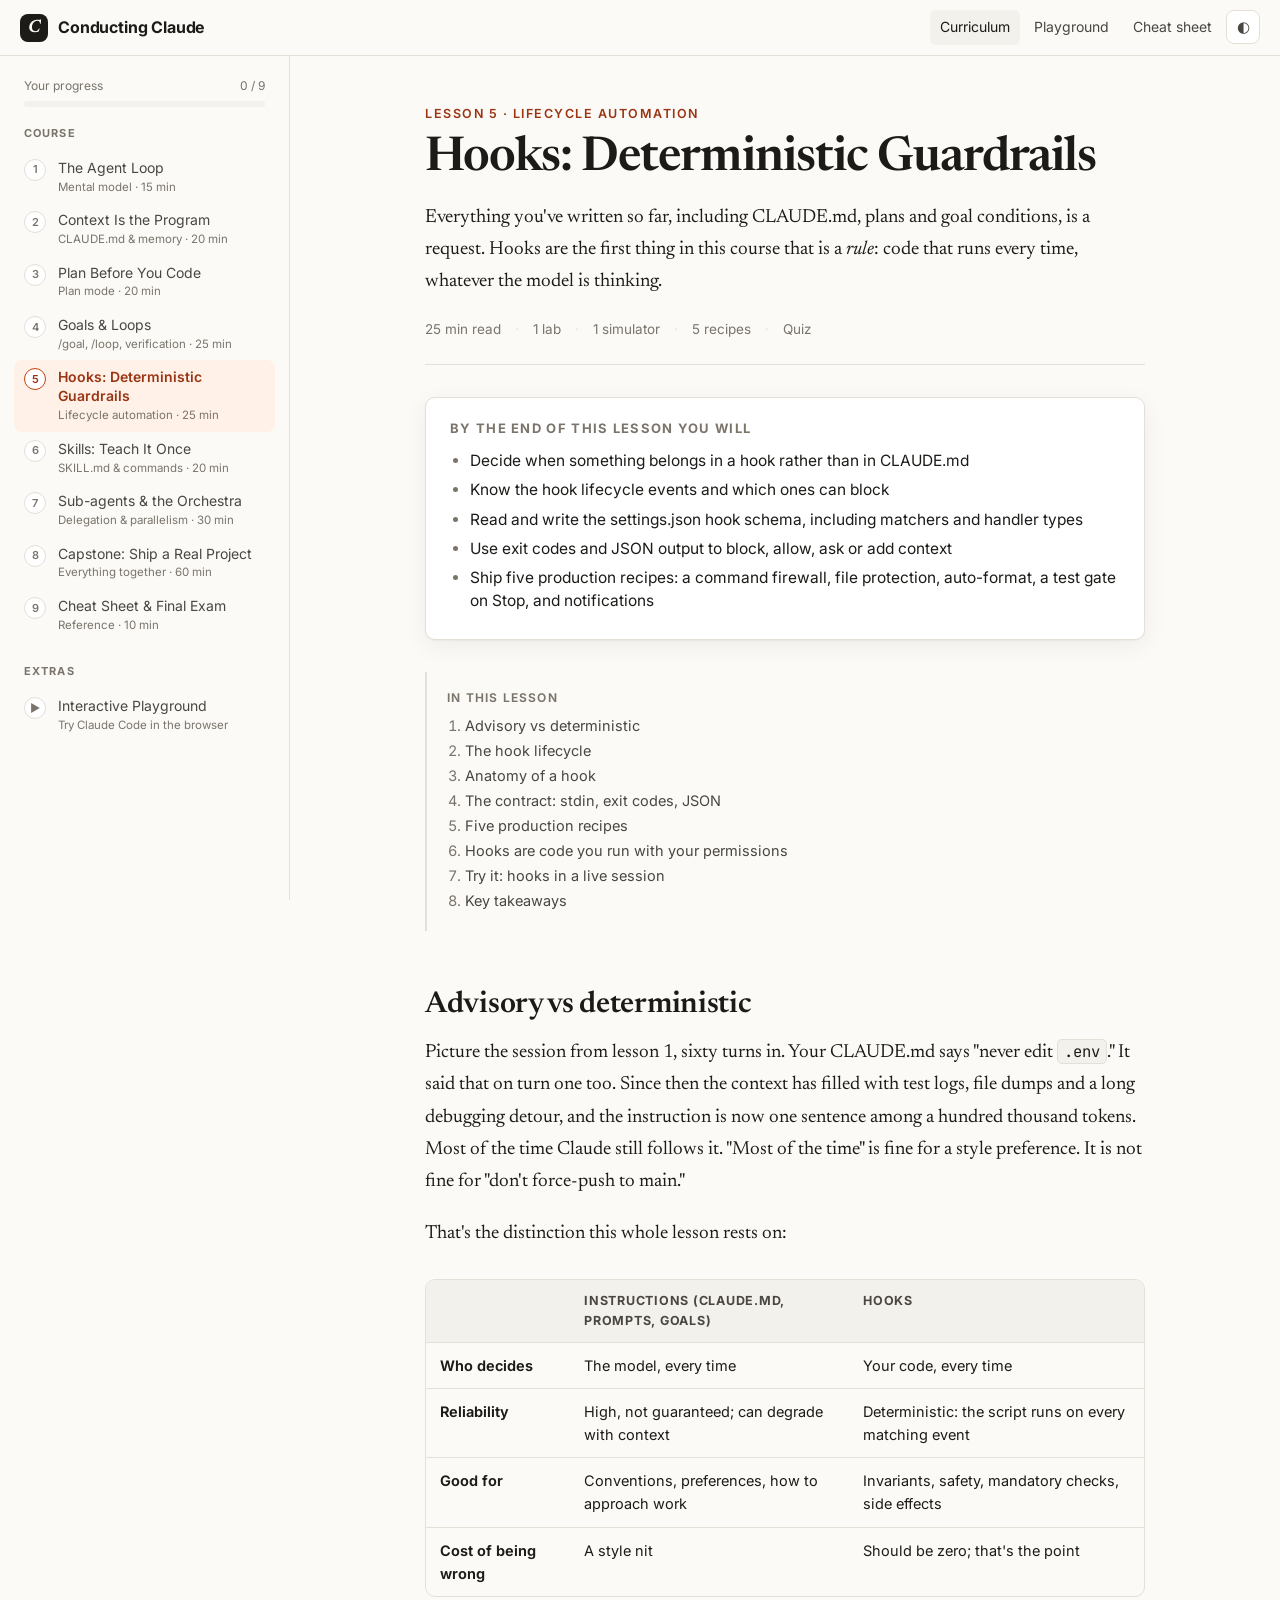
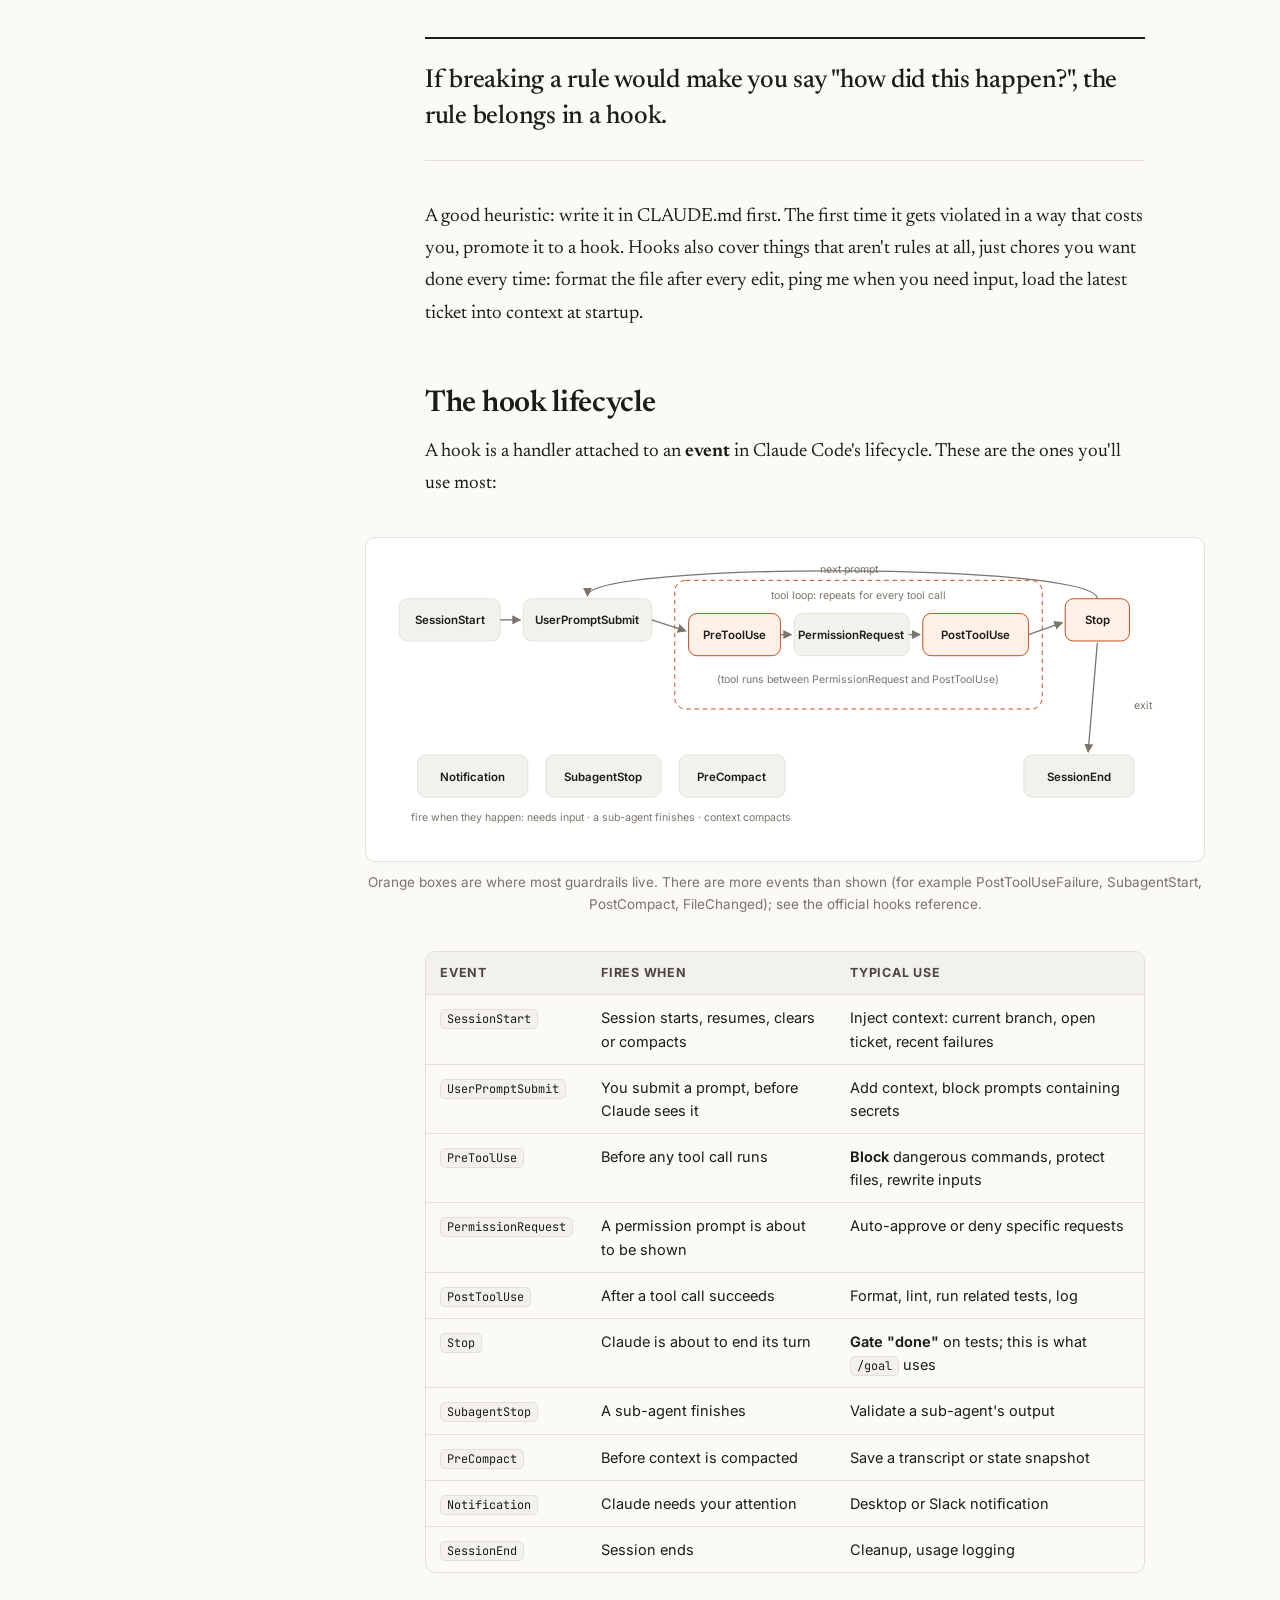
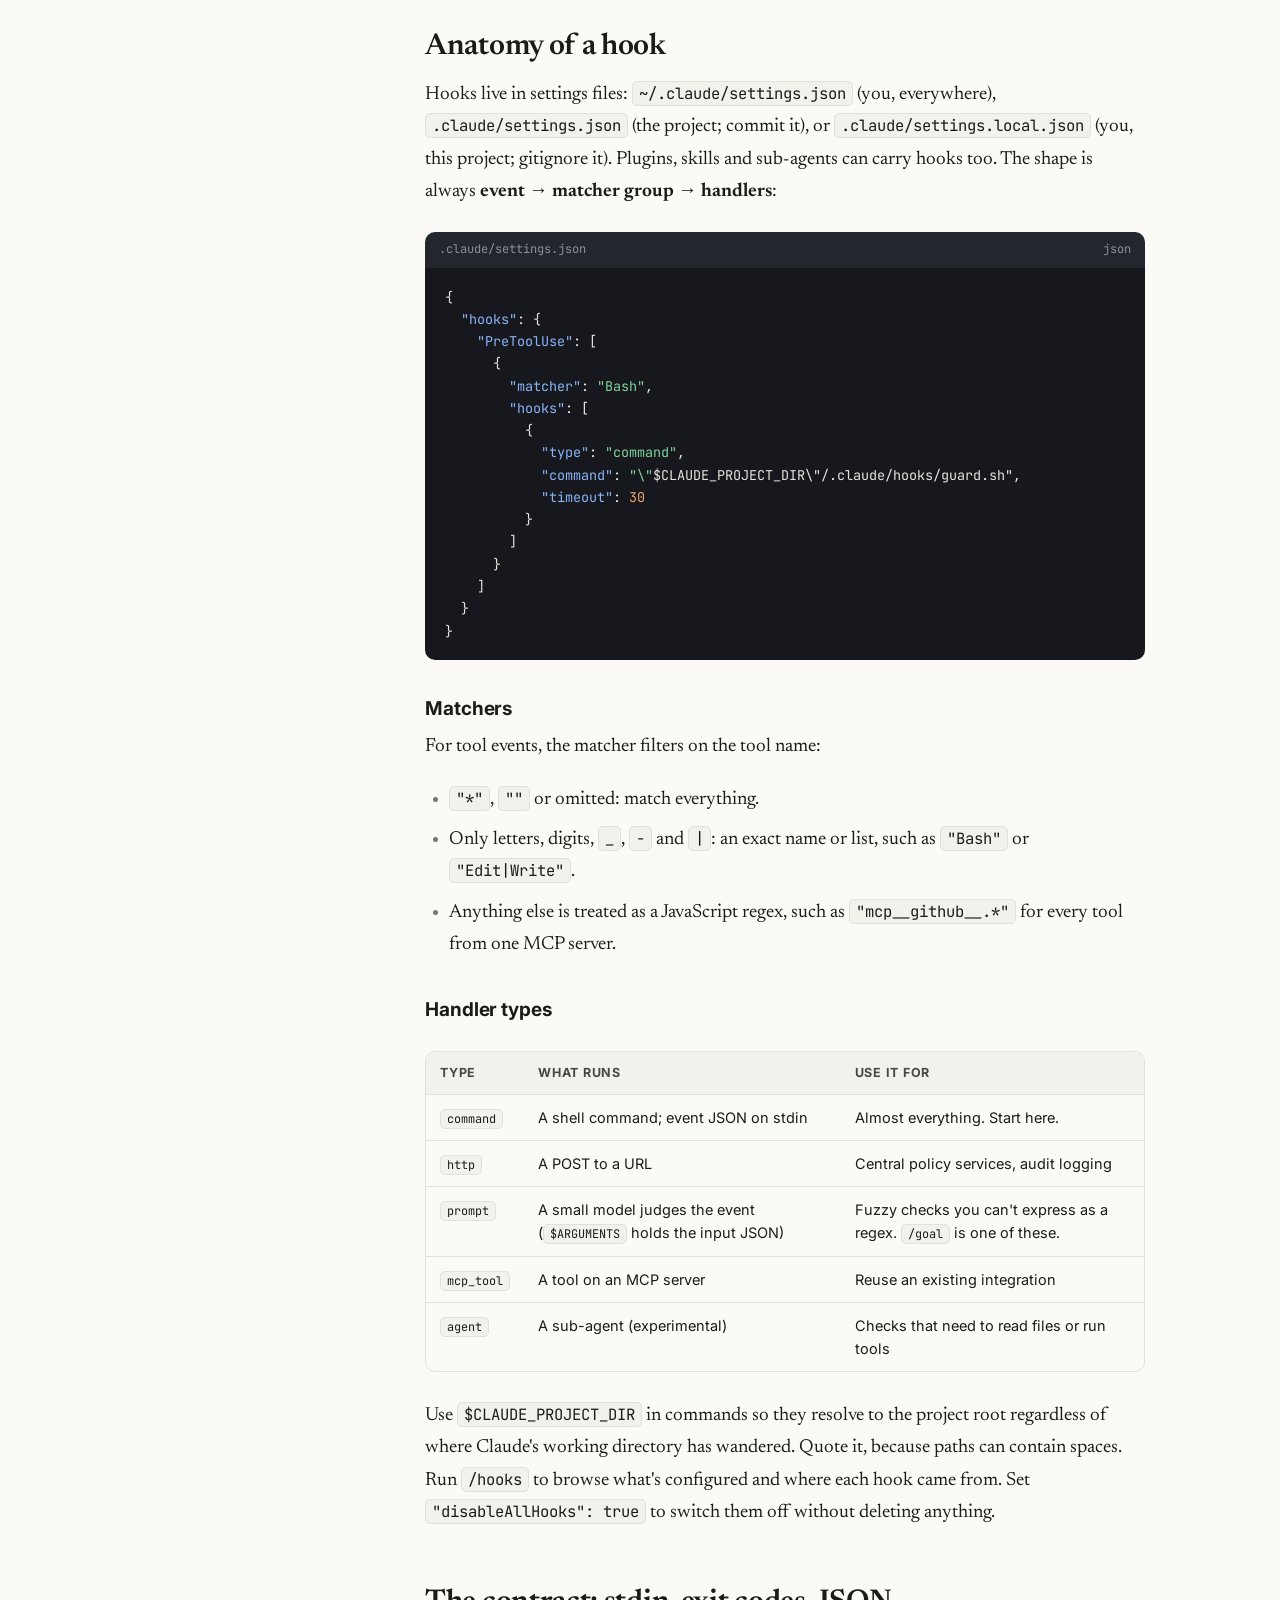
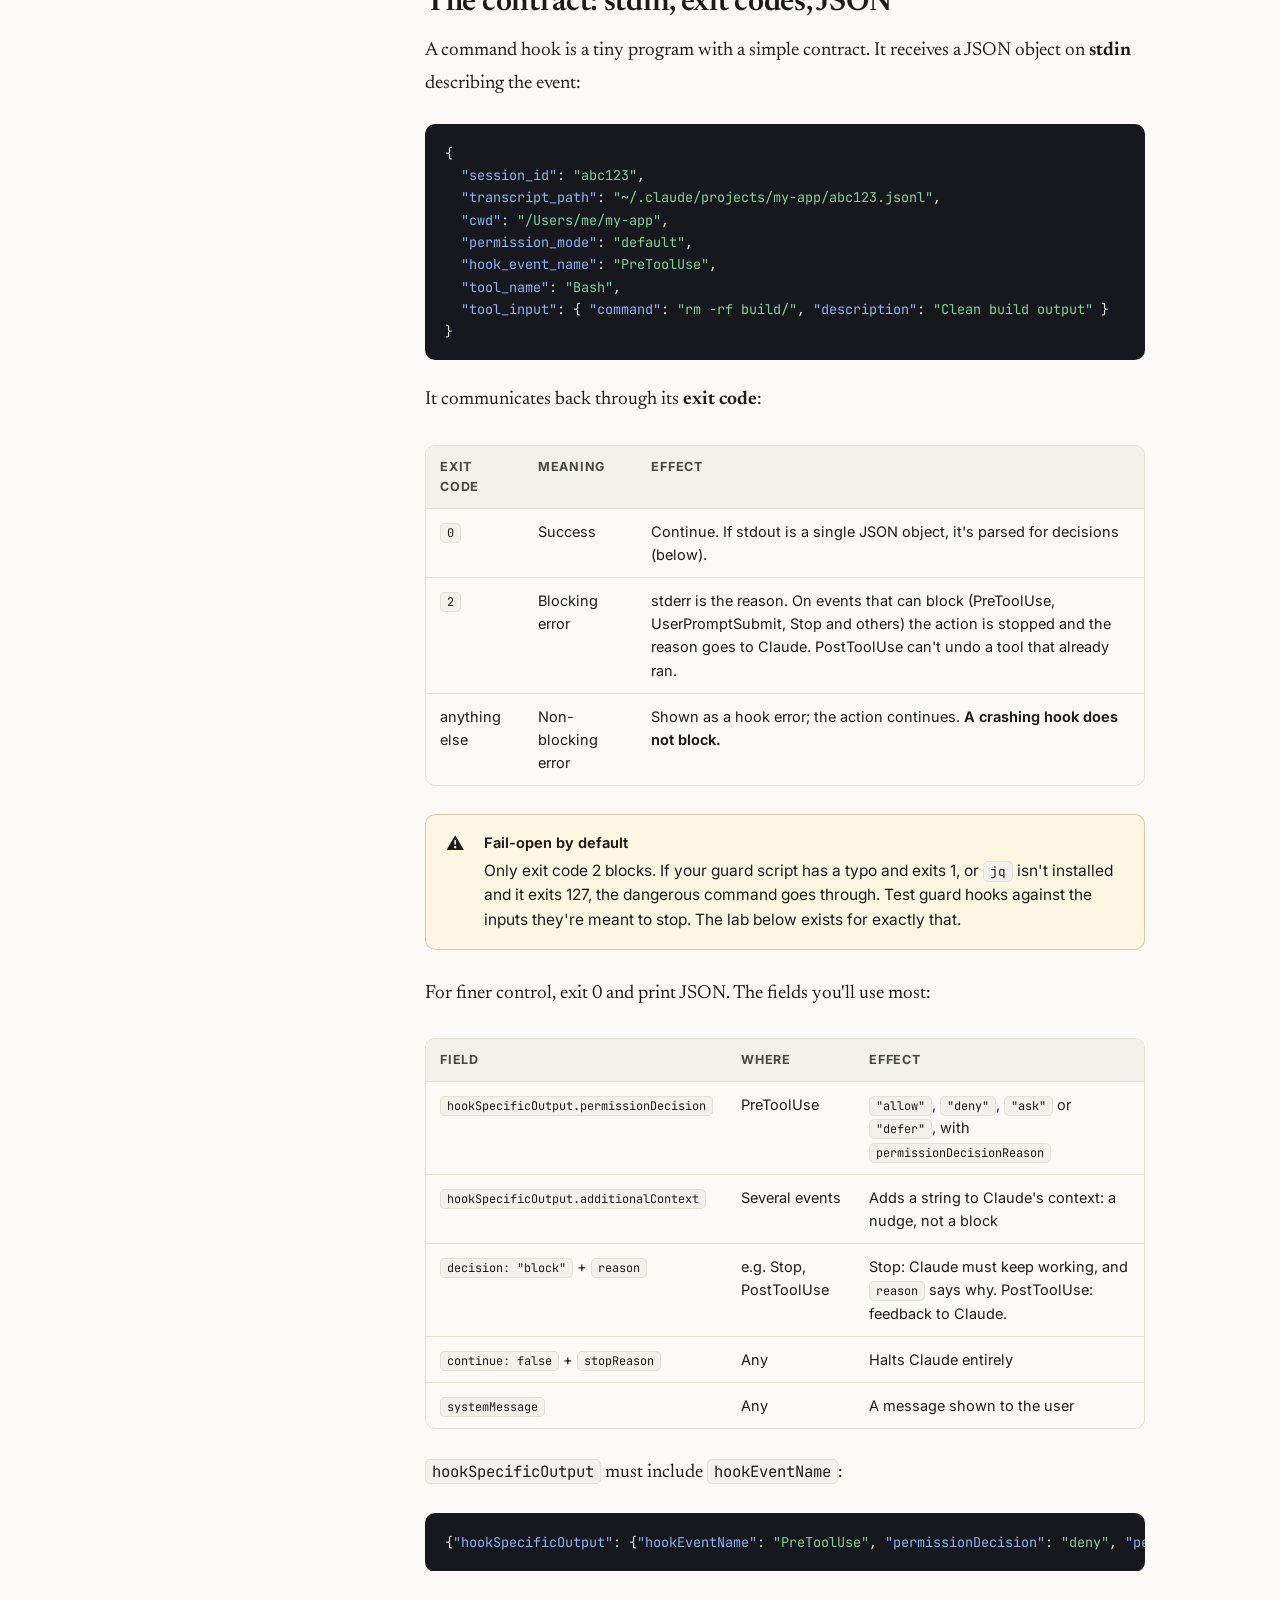
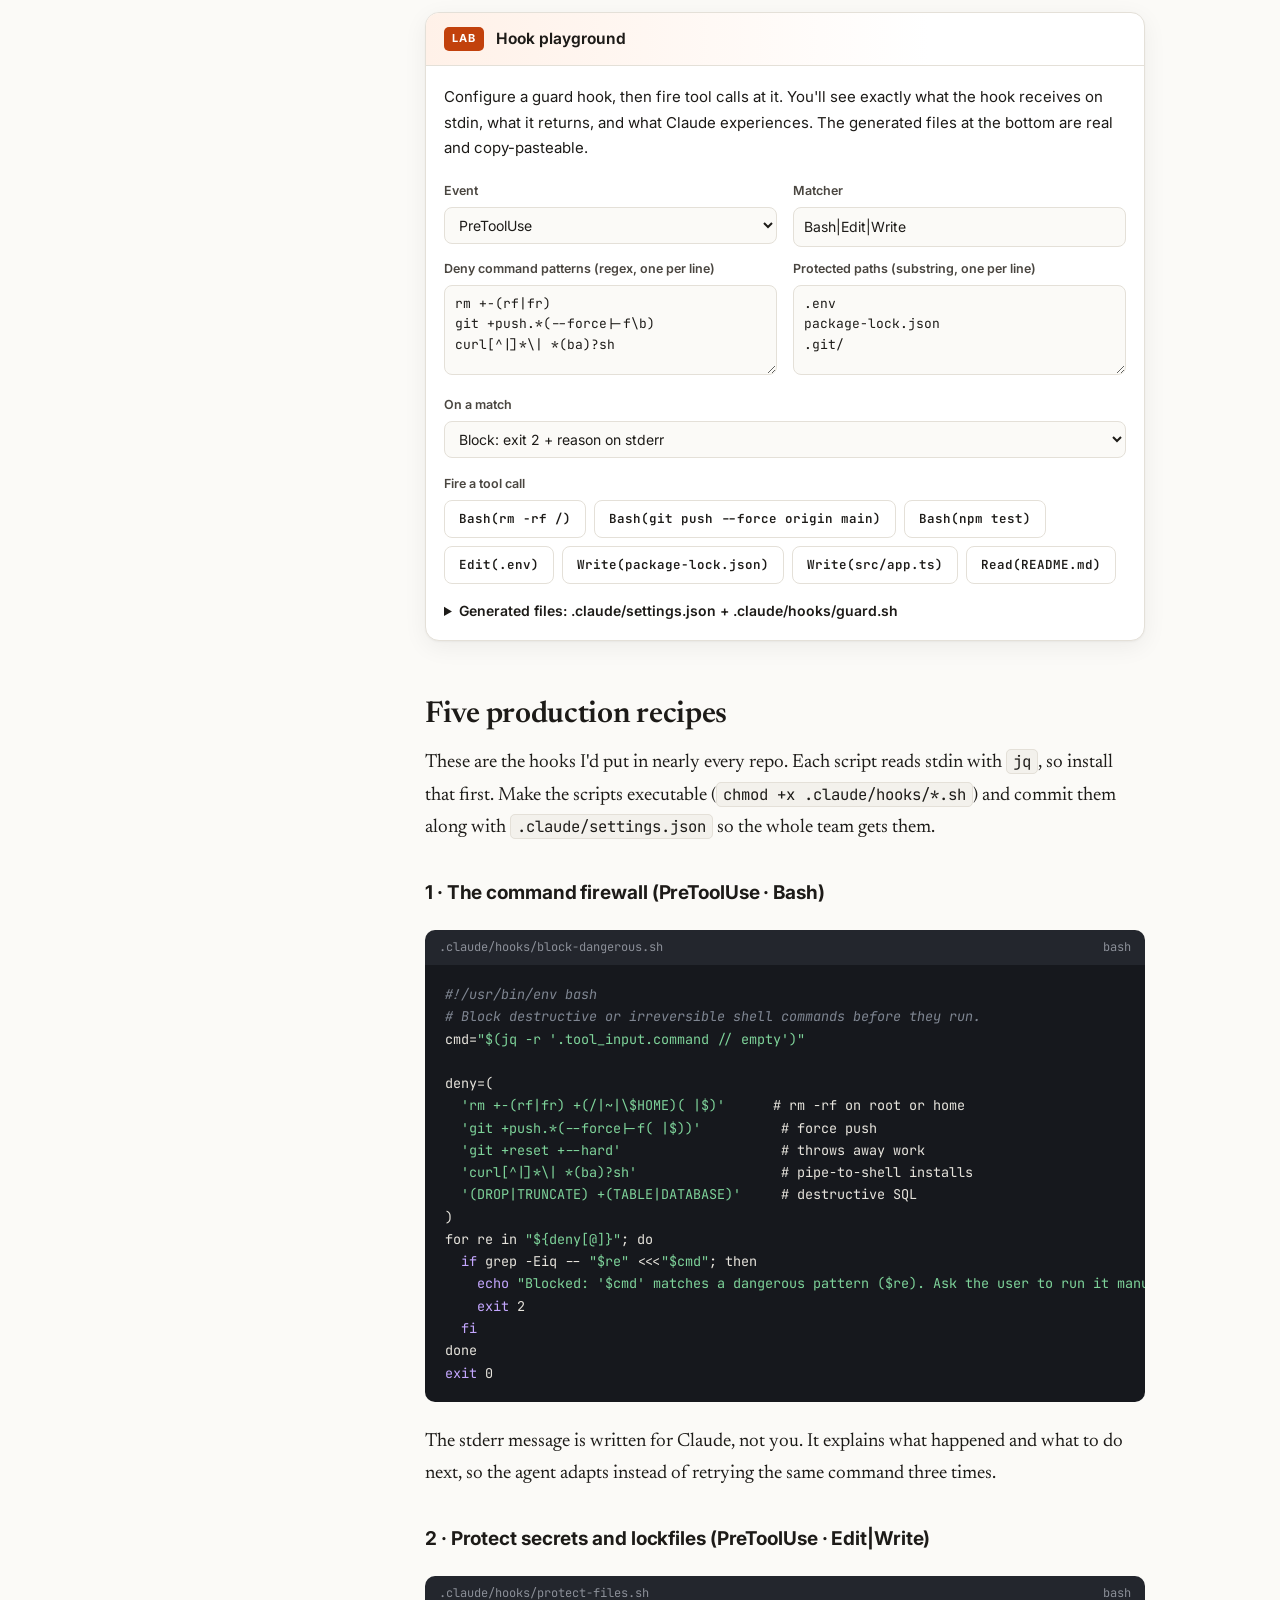
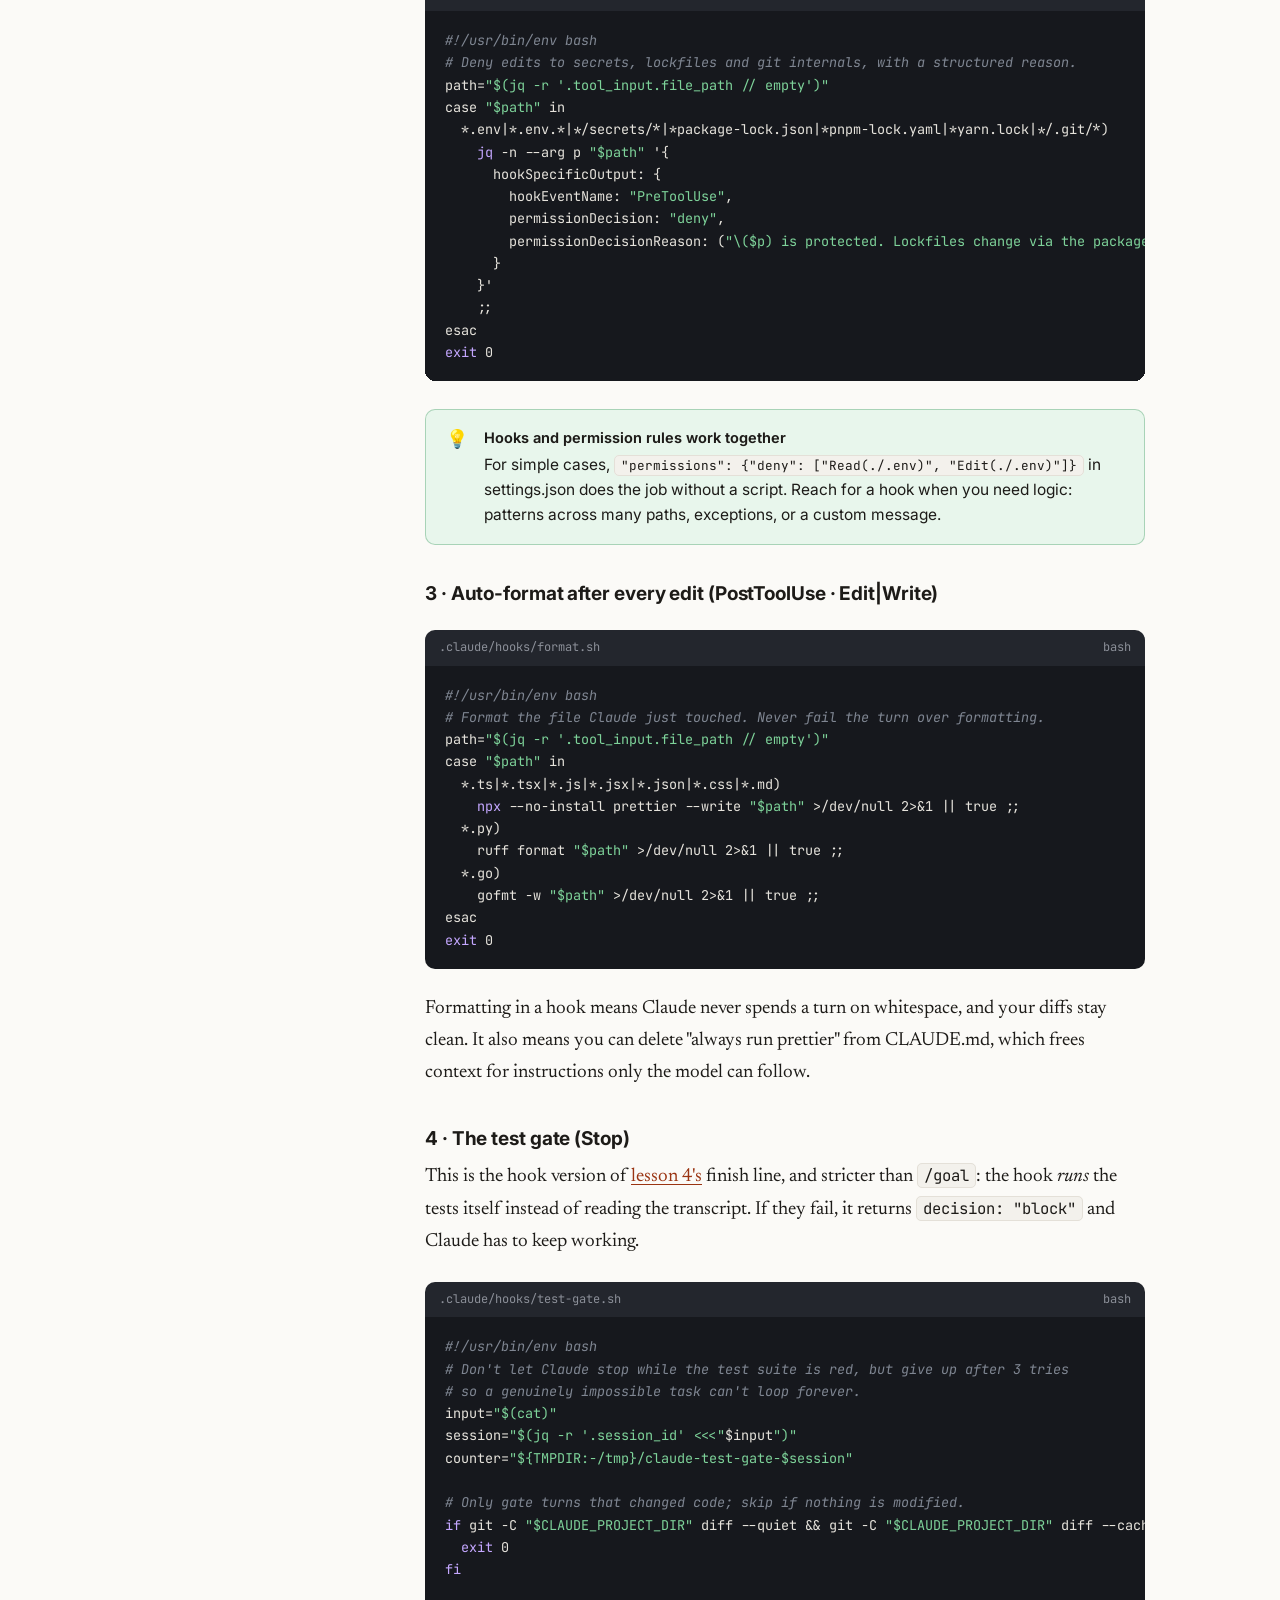
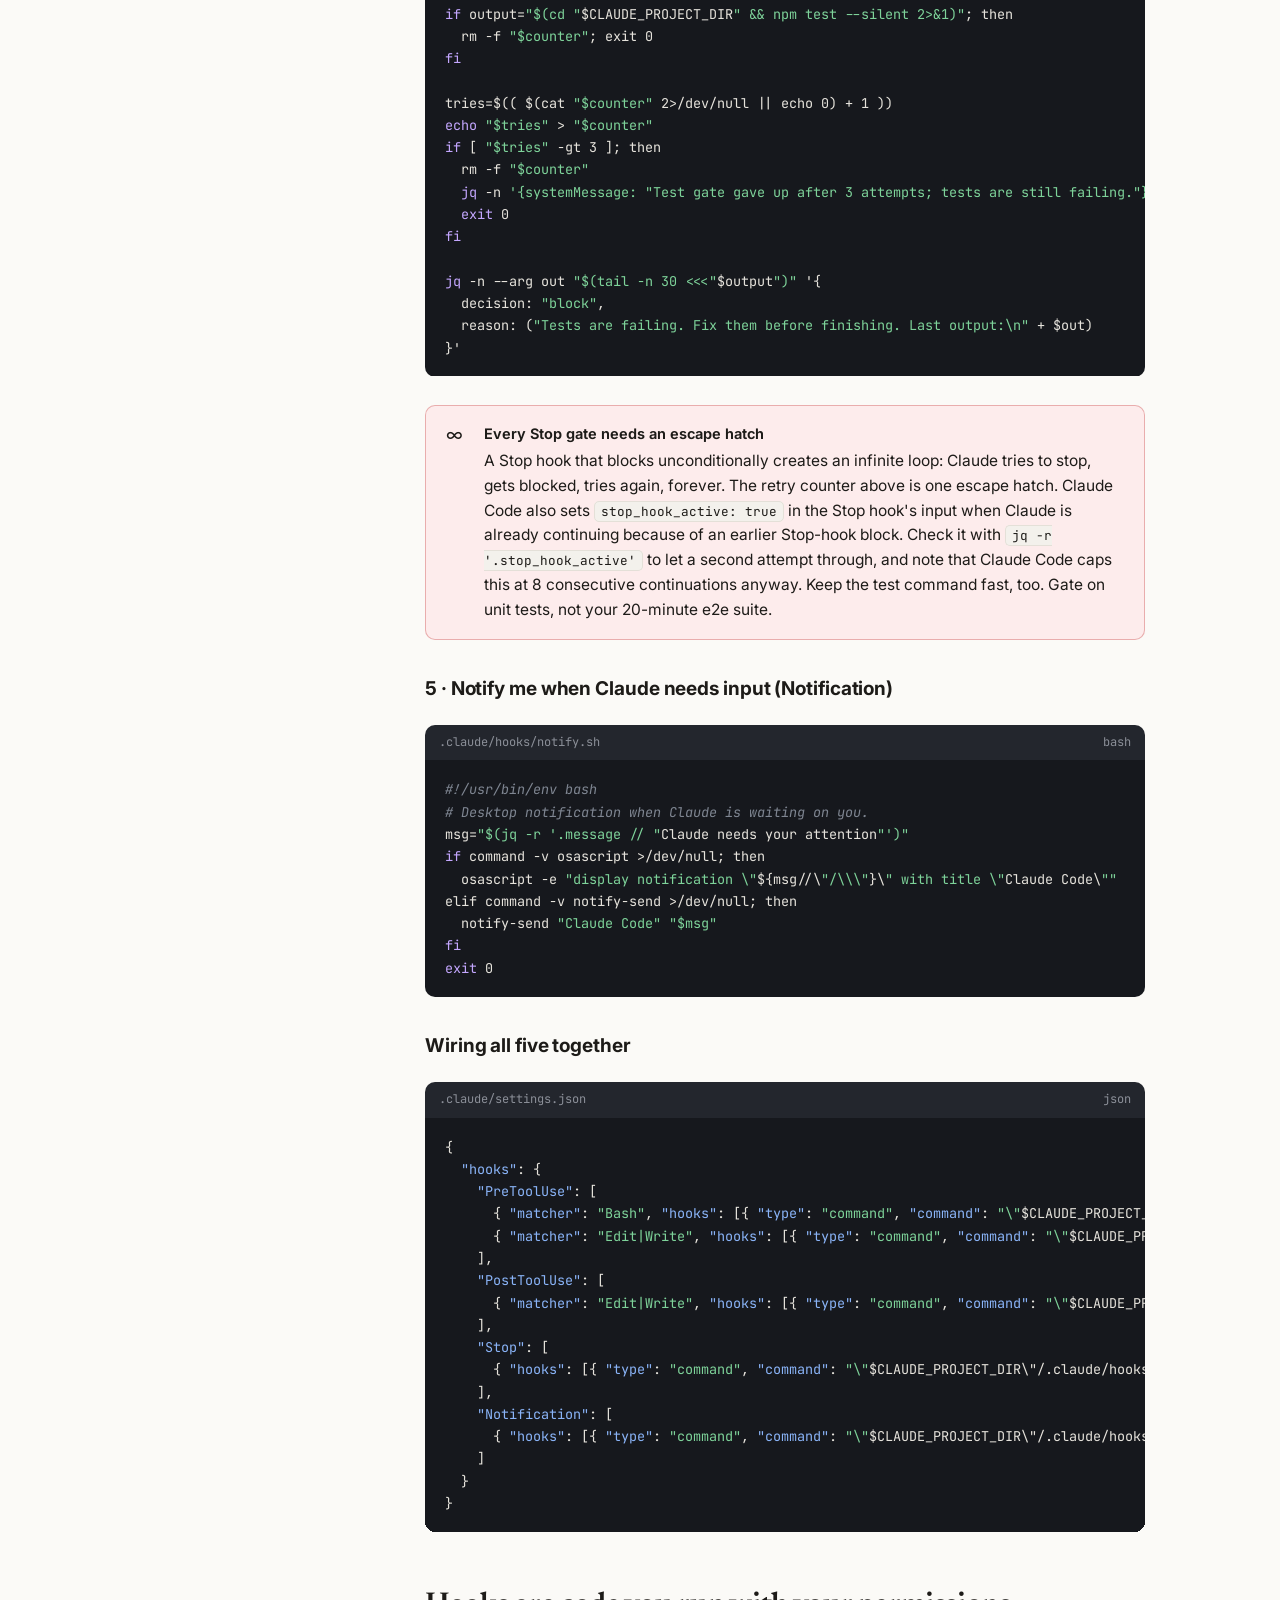
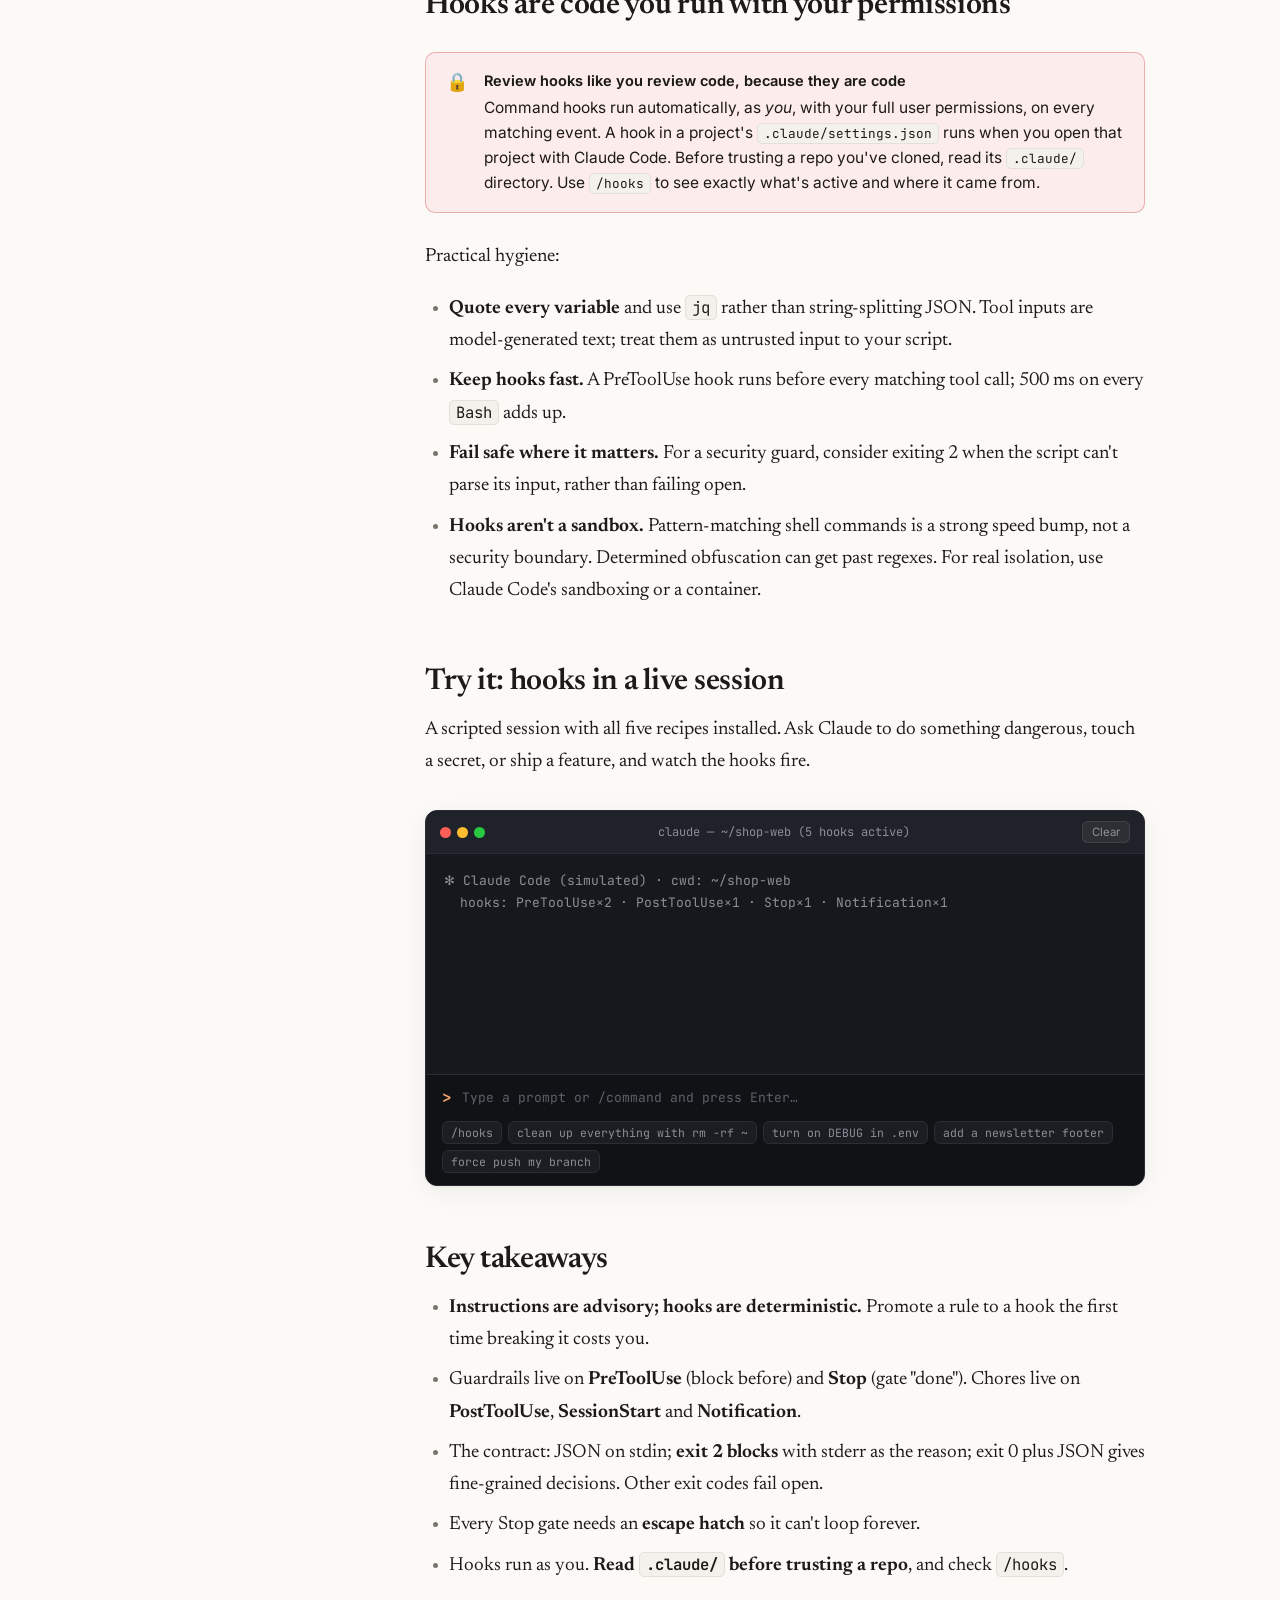
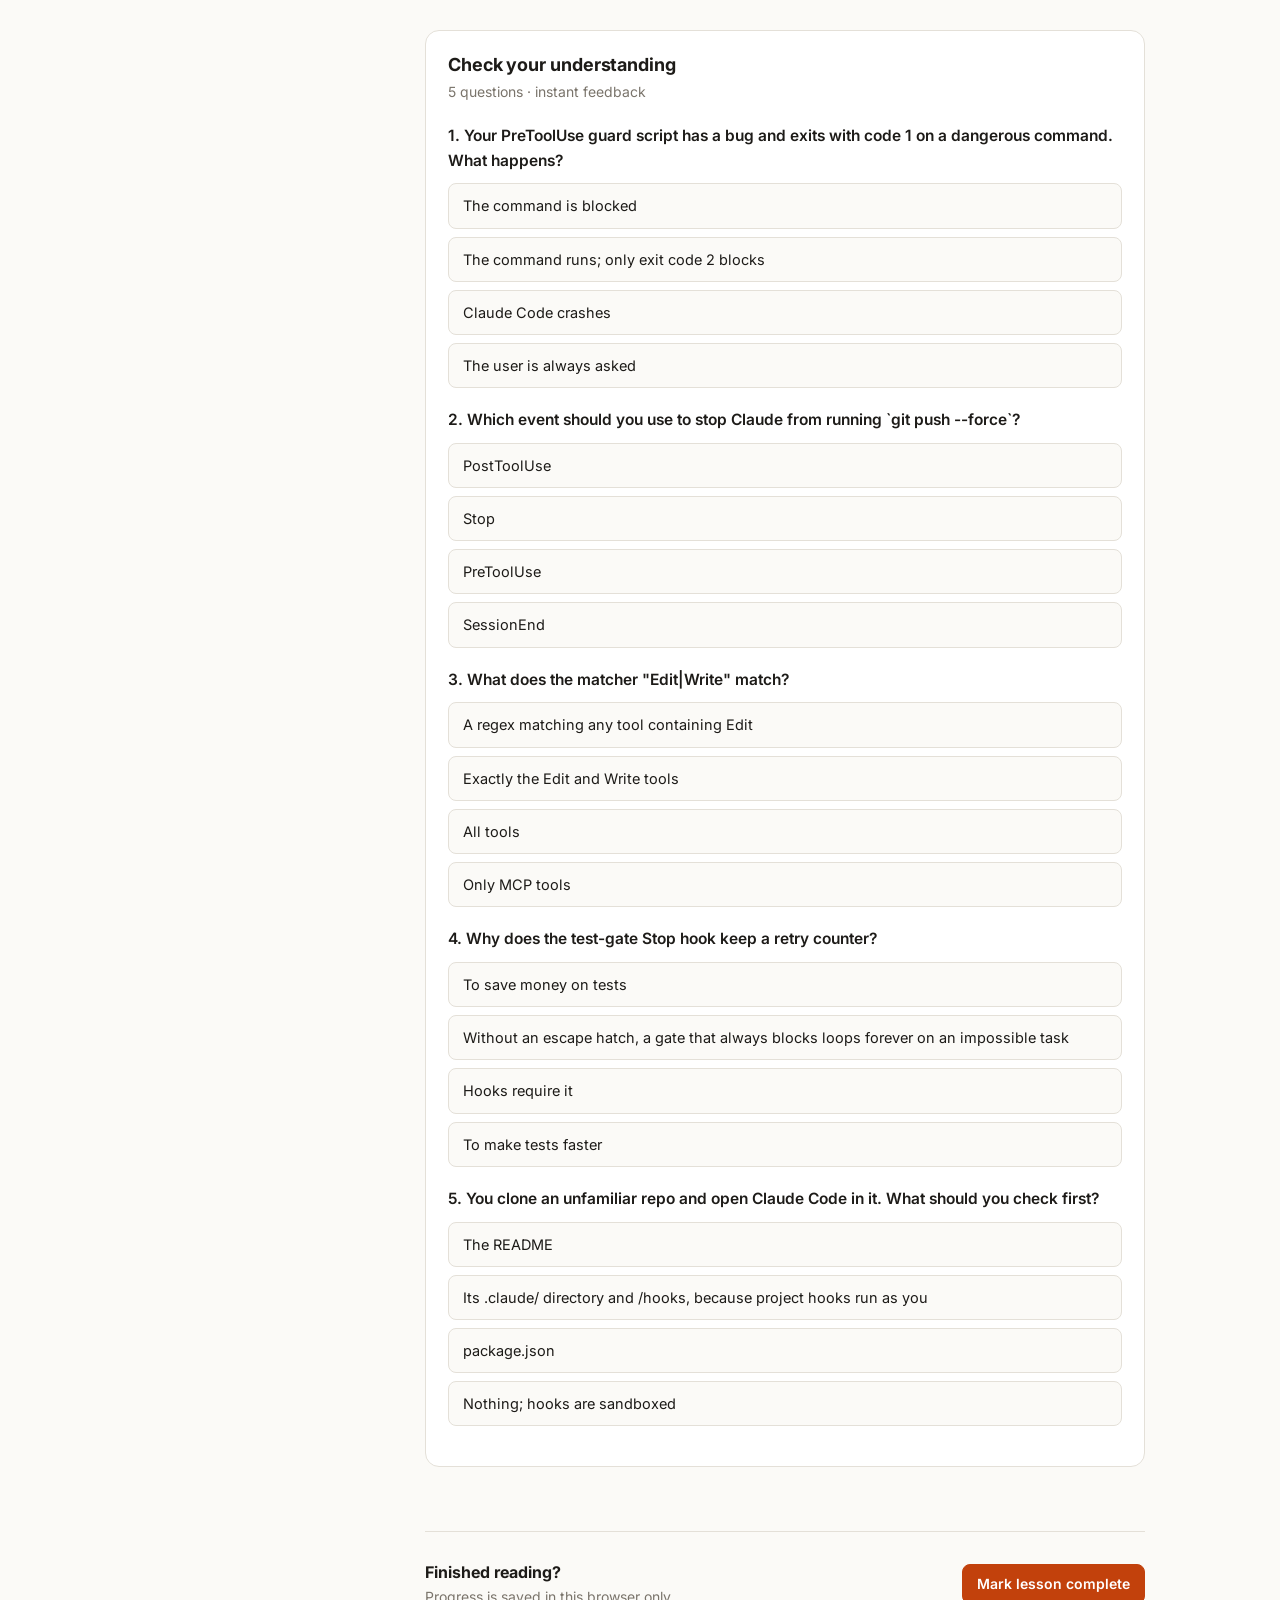
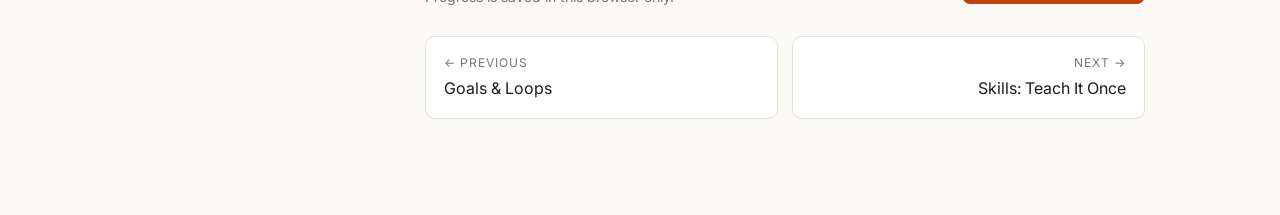
<file: lessons/05-hooks.html>
<!doctype html>
<html lang="en">
<head>
<meta charset="utf-8">
<meta name="viewport" content="width=device-width, initial-scale=1">
<title>Hooks: Deterministic Guardrails · Conducting Claude</title>
<link rel="preconnect" href="https://fonts.googleapis.com">
<link rel="preconnect" href="https://fonts.gstatic.com" crossorigin>
<link href="https://fonts.googleapis.com/css2?family=Inter:wght@400;500;600;700&family=JetBrains+Mono:wght@400;600&family=Newsreader:ital,opsz,wght@0,6..72,400;0,6..72,500;0,6..72,600;1,6..72,400;1,6..72,500&display=swap" rel="stylesheet">
<link rel="stylesheet" href="../assets/styles.css">
</head>
<body data-root=".." data-lesson="05">
<main>
<article class="article">
  <div class="eyebrow">Lesson 5 · Lifecycle automation</div>
  <h1>Hooks: Deterministic Guardrails</h1>
  <p class="dek">Everything you've written so far, including CLAUDE.md, plans and goal conditions, is a request. Hooks are the first thing in this course that is a <em>rule</em>: code that runs every time, whatever the model is thinking.</p>
  <div class="byline"><span>25 min read</span><span>1 lab</span><span>1 simulator</span><span>5 recipes</span><span>Quiz</span></div>

  <div class="objectives">
    <h4>By the end of this lesson you will</h4>
    <ul>
      <li>Decide when something belongs in a hook rather than in CLAUDE.md</li>
      <li>Know the hook lifecycle events and which ones can block</li>
      <li>Read and write the settings.json hook schema, including matchers and handler types</li>
      <li>Use exit codes and JSON output to block, allow, ask or add context</li>
      <li>Ship five production recipes: a command firewall, file protection, auto-format, a test gate on Stop, and notifications</li>
    </ul>
  </div>

  <div data-toc></div>

  <h2>Advisory vs deterministic</h2>
  <p>Picture the session from lesson 1, sixty turns in. Your CLAUDE.md says "never edit <code>.env</code>." It said that on turn one too. Since then the context has filled with test logs, file dumps and a long debugging detour, and the instruction is now one sentence among a hundred thousand tokens. Most of the time Claude still follows it. "Most of the time" is fine for a style preference. It is not fine for "don't force-push to main."</p>
  <p>That's the distinction this whole lesson rests on:</p>
  <div class="table-wrap"><table>
    <thead><tr><th></th><th>Instructions (CLAUDE.md, prompts, goals)</th><th>Hooks</th></tr></thead>
    <tbody>
      <tr><td><strong>Who decides</strong></td><td>The model, every time</td><td>Your code, every time</td></tr>
      <tr><td><strong>Reliability</strong></td><td>High, not guaranteed; can degrade with context</td><td>Deterministic: the script runs on every matching event</td></tr>
      <tr><td><strong>Good for</strong></td><td>Conventions, preferences, how to approach work</td><td>Invariants, safety, mandatory checks, side effects</td></tr>
      <tr><td><strong>Cost of being wrong</strong></td><td>A style nit</td><td>Should be zero; that's the point</td></tr>
    </tbody>
  </table></div>
  <div class="pull">If breaking a rule would make you say "how did this happen?", the rule belongs in a hook.</div>
  <p>A good heuristic: write it in CLAUDE.md first. The first time it gets violated in a way that costs you, promote it to a hook. Hooks also cover things that aren't rules at all, just chores you want done every time: format the file after every edit, ping me when you need input, load the latest ticket into context at startup.</p>

  <h2>The hook lifecycle</h2>
  <p>A hook is a handler attached to an <strong>event</strong> in Claude Code's lifecycle. These are the ones you'll use most:</p>
  <figure class="bleed">
    <div class="diagram">
      <svg viewBox="0 0 860 300" role="img" aria-label="Timeline of hook events: SessionStart, UserPromptSubmit, then a tool loop of PreToolUse, PermissionRequest, tool runs, PostToolUse, then Stop, and finally SessionEnd. Side events: Notification, SubagentStop, PreCompact.">
        <defs><marker id="h1" viewBox="0 0 10 10" refX="9" refY="5" markerWidth="7" markerHeight="7" orient="auto"><path d="M0,0 L10,5 L0,10 z" style="fill:var(--ink-3)"/></marker></defs>
        <g font-size="12.5">
          <rect x="10" y="40" width="110" height="46" rx="9" class="d-box"/><text x="65" y="68" text-anchor="middle" font-weight="600">SessionStart</text>
          <rect x="145" y="40" width="140" height="46" rx="9" class="d-box"/><text x="215" y="68" text-anchor="middle" font-weight="600">UserPromptSubmit</text>
          <rect x="310" y="20" width="400" height="140" rx="12" style="fill:none;stroke:var(--accent);stroke-dasharray:5 4"/>
          <text x="510" y="40" text-anchor="middle" class="d-muted" font-size="11.5">tool loop: repeats for every tool call</text>
          <rect x="325" y="56" width="100" height="46" rx="9" class="d-accent"/><text x="375" y="84" text-anchor="middle" font-weight="600">PreToolUse</text>
          <rect x="440" y="56" width="125" height="46" rx="9" class="d-box"/><text x="502" y="84" text-anchor="middle" font-weight="600">PermissionRequest</text>
          <rect x="580" y="56" width="115" height="46" rx="9" class="d-accent"/><text x="637" y="84" text-anchor="middle" font-weight="600">PostToolUse</text>
          <text x="510" y="132" text-anchor="middle" class="d-muted" font-size="11.5">(tool runs between PermissionRequest and PostToolUse)</text>
          <rect x="735" y="40" width="70" height="46" rx="9" class="d-accent"/><text x="770" y="68" text-anchor="middle" font-weight="600">Stop</text>
          <rect x="690" y="210" width="120" height="46" rx="9" class="d-box"/><text x="750" y="238" text-anchor="middle" font-weight="600">SessionEnd</text>
          <rect x="30" y="210" width="120" height="46" rx="9" class="d-box"/><text x="90" y="238" text-anchor="middle" font-weight="600">Notification</text>
          <rect x="170" y="210" width="125" height="46" rx="9" class="d-box"/><text x="232" y="238" text-anchor="middle" font-weight="600">SubagentStop</text>
          <rect x="315" y="210" width="115" height="46" rx="9" class="d-box"/><text x="372" y="238" text-anchor="middle" font-weight="600">PreCompact</text>
          <text x="230" y="282" text-anchor="middle" class="d-muted" font-size="11.5">fire when they happen: needs input · a sub-agent finishes · context compacts</text>
        </g>
        <g class="d-line" stroke-width="1.4" marker-end="url(#h1)">
          <path d="M120 63 L 142 63"/><path d="M285 63 L 322 75"/><path d="M425 79 L 437 79"/><path d="M565 79 L 577 79"/><path d="M695 79 L 732 66"/>
          <path d="M770 88 L 760 207"/>
          <path d="M770 40 C 770 0, 215 0, 215 37"/>
        </g>
        <text x="500" y="12" text-anchor="middle" class="d-muted" font-size="11.5">next prompt</text>
        <text x="810" y="160" class="d-muted" font-size="11.5">exit</text>
      </svg>
    </div>
    <figcaption>Orange boxes are where most guardrails live. There are more events than shown (for example PostToolUseFailure, SubagentStart, PostCompact, FileChanged); see the official hooks reference.</figcaption>
  </figure>
  <div class="table-wrap"><table>
    <thead><tr><th>Event</th><th>Fires when</th><th>Typical use</th></tr></thead>
    <tbody>
      <tr><td><code>SessionStart</code></td><td>Session starts, resumes, clears or compacts</td><td>Inject context: current branch, open ticket, recent failures</td></tr>
      <tr><td><code>UserPromptSubmit</code></td><td>You submit a prompt, before Claude sees it</td><td>Add context, block prompts containing secrets</td></tr>
      <tr><td><code>PreToolUse</code></td><td>Before any tool call runs</td><td><strong>Block</strong> dangerous commands, protect files, rewrite inputs</td></tr>
      <tr><td><code>PermissionRequest</code></td><td>A permission prompt is about to be shown</td><td>Auto-approve or deny specific requests</td></tr>
      <tr><td><code>PostToolUse</code></td><td>After a tool call succeeds</td><td>Format, lint, run related tests, log</td></tr>
      <tr><td><code>Stop</code></td><td>Claude is about to end its turn</td><td><strong>Gate "done"</strong> on tests; this is what <code>/goal</code> uses</td></tr>
      <tr><td><code>SubagentStop</code></td><td>A sub-agent finishes</td><td>Validate a sub-agent's output</td></tr>
      <tr><td><code>PreCompact</code></td><td>Before context is compacted</td><td>Save a transcript or state snapshot</td></tr>
      <tr><td><code>Notification</code></td><td>Claude needs your attention</td><td>Desktop or Slack notification</td></tr>
      <tr><td><code>SessionEnd</code></td><td>Session ends</td><td>Cleanup, usage logging</td></tr>
    </tbody>
  </table></div>

  <h2>Anatomy of a hook</h2>
  <p>Hooks live in settings files: <code>~/.claude/settings.json</code> (you, everywhere), <code>.claude/settings.json</code> (the project; commit it), or <code>.claude/settings.local.json</code> (you, this project; gitignore it). Plugins, skills and sub-agents can carry hooks too. The shape is always <strong>event → matcher group → handlers</strong>:</p>
  <div class="code-file"><span>.claude/settings.json</span><span>json</span></div>
<pre><code class="lang-json">{
  "hooks": {
    "PreToolUse": [
      {
        "matcher": "Bash",
        "hooks": [
          {
            "type": "command",
            "command": "\"$CLAUDE_PROJECT_DIR\"/.claude/hooks/guard.sh",
            "timeout": 30
          }
        ]
      }
    ]
  }
}
</code></pre>

  <h3>Matchers</h3>
  <p>For tool events, the matcher filters on the tool name:</p>
  <ul>
    <li><code>"*"</code>, <code>""</code> or omitted: match everything.</li>
    <li>Only letters, digits, <code>_</code>, <code>-</code> and <code>|</code>: an exact name or list, such as <code>"Bash"</code> or <code>"Edit|Write"</code>.</li>
    <li>Anything else is treated as a JavaScript regex, such as <code>"mcp__github__.*"</code> for every tool from one MCP server.</li>
  </ul>

  <h3>Handler types</h3>
  <div class="table-wrap"><table>
    <thead><tr><th>type</th><th>What runs</th><th>Use it for</th></tr></thead>
    <tbody>
      <tr><td><code>command</code></td><td>A shell command; event JSON on stdin</td><td>Almost everything. Start here.</td></tr>
      <tr><td><code>http</code></td><td>A POST to a URL</td><td>Central policy services, audit logging</td></tr>
      <tr><td><code>prompt</code></td><td>A small model judges the event (<code>$ARGUMENTS</code> holds the input JSON)</td><td>Fuzzy checks you can't express as a regex. <code>/goal</code> is one of these.</td></tr>
      <tr><td><code>mcp_tool</code></td><td>A tool on an MCP server</td><td>Reuse an existing integration</td></tr>
      <tr><td><code>agent</code></td><td>A sub-agent (experimental)</td><td>Checks that need to read files or run tools</td></tr>
    </tbody>
  </table></div>
  <p>Use <code>$CLAUDE_PROJECT_DIR</code> in commands so they resolve to the project root regardless of where Claude's working directory has wandered. Quote it, because paths can contain spaces. Run <code>/hooks</code> to browse what's configured and where each hook came from. Set <code>"disableAllHooks": true</code> to switch them off without deleting anything.</p>

  <h2>The contract: stdin, exit codes, JSON</h2>
  <p>A command hook is a tiny program with a simple contract. It receives a JSON object on <strong>stdin</strong> describing the event:</p>
<pre><code class="lang-json">{
  "session_id": "abc123",
  "transcript_path": "~/.claude/projects/my-app/abc123.jsonl",
  "cwd": "/Users/me/my-app",
  "permission_mode": "default",
  "hook_event_name": "PreToolUse",
  "tool_name": "Bash",
  "tool_input": { "command": "rm -rf build/", "description": "Clean build output" }
}
</code></pre>
  <p>It communicates back through its <strong>exit code</strong>:</p>
  <div class="table-wrap"><table>
    <thead><tr><th>Exit code</th><th>Meaning</th><th>Effect</th></tr></thead>
    <tbody>
      <tr><td><code>0</code></td><td>Success</td><td>Continue. If stdout is a single JSON object, it's parsed for decisions (below).</td></tr>
      <tr><td><code>2</code></td><td>Blocking error</td><td>stderr is the reason. On events that can block (PreToolUse, UserPromptSubmit, Stop and others) the action is stopped and the reason goes to Claude. PostToolUse can't undo a tool that already ran.</td></tr>
      <tr><td>anything else</td><td>Non-blocking error</td><td>Shown as a hook error; the action continues. <strong>A crashing hook does not block.</strong></td></tr>
    </tbody>
  </table></div>
  <div class="callout warn"><div class="callout-icon">⚠</div><div><div class="callout-title">Fail-open by default</div><p>Only exit code 2 blocks. If your guard script has a typo and exits 1, or <code>jq</code> isn't installed and it exits 127, the dangerous command goes through. Test guard hooks against the inputs they're meant to stop. The lab below exists for exactly that.</p></div></div>
  <p>For finer control, exit 0 and print JSON. The fields you'll use most:</p>
  <div class="table-wrap"><table>
    <thead><tr><th>Field</th><th>Where</th><th>Effect</th></tr></thead>
    <tbody>
      <tr><td><code>hookSpecificOutput.permissionDecision</code></td><td>PreToolUse</td><td><code>"allow"</code>, <code>"deny"</code>, <code>"ask"</code> or <code>"defer"</code>, with <code>permissionDecisionReason</code></td></tr>
      <tr><td><code>hookSpecificOutput.additionalContext</code></td><td>Several events</td><td>Adds a string to Claude's context: a nudge, not a block</td></tr>
      <tr><td><code>decision: "block"</code> + <code>reason</code></td><td>e.g. Stop, PostToolUse</td><td>Stop: Claude must keep working, and <code>reason</code> says why. PostToolUse: feedback to Claude.</td></tr>
      <tr><td><code>continue: false</code> + <code>stopReason</code></td><td>Any</td><td>Halts Claude entirely</td></tr>
      <tr><td><code>systemMessage</code></td><td>Any</td><td>A message shown to the user</td></tr>
    </tbody>
  </table></div>
  <p><code>hookSpecificOutput</code> must include <code>hookEventName</code>:</p>
<pre><code class="lang-json">{"hookSpecificOutput": {"hookEventName": "PreToolUse", "permissionDecision": "deny", "permissionDecisionReason": "Production database writes are not allowed"}}
</code></pre>

  <div data-widget="hook-lab"></div>

  <h2>Five production recipes</h2>
  <p>These are the hooks I'd put in nearly every repo. Each script reads stdin with <code>jq</code>, so install that first. Make the scripts executable (<code>chmod +x .claude/hooks/*.sh</code>) and commit them along with <code>.claude/settings.json</code> so the whole team gets them.</p>

  <h3>1 · The command firewall (PreToolUse · Bash)</h3>
  <div class="code-file"><span>.claude/hooks/block-dangerous.sh</span><span>bash</span></div>
<pre><code class="lang-bash">#!/usr/bin/env bash
# Block destructive or irreversible shell commands before they run.
cmd="$(jq -r '.tool_input.command // empty')"

deny=(
  'rm +-(rf|fr) +(/|~|\$HOME)( |$)'      # rm -rf on root or home
  'git +push.*(--force|-f( |$))'          # force push
  'git +reset +--hard'                    # throws away work
  'curl[^|]*\| *(ba)?sh'                  # pipe-to-shell installs
  '(DROP|TRUNCATE) +(TABLE|DATABASE)'     # destructive SQL
)
for re in "${deny[@]}"; do
  if grep -Eiq -- "$re" &lt;&lt;&lt;"$cmd"; then
    echo "Blocked: '$cmd' matches a dangerous pattern ($re). Ask the user to run it manually if it's really intended." &gt;&amp;2
    exit 2
  fi
done
exit 0
</code></pre>
  <p>The stderr message is written for Claude, not you. It explains what happened and what to do next, so the agent adapts instead of retrying the same command three times.</p>

  <h3>2 · Protect secrets and lockfiles (PreToolUse · Edit|Write)</h3>
  <div class="code-file"><span>.claude/hooks/protect-files.sh</span><span>bash</span></div>
<pre><code class="lang-bash">#!/usr/bin/env bash
# Deny edits to secrets, lockfiles and git internals, with a structured reason.
path="$(jq -r '.tool_input.file_path // empty')"
case "$path" in
  *.env|*.env.*|*/secrets/*|*package-lock.json|*pnpm-lock.yaml|*yarn.lock|*/.git/*)
    jq -n --arg p "$path" '{
      hookSpecificOutput: {
        hookEventName: "PreToolUse",
        permissionDecision: "deny",
        permissionDecisionReason: ("\($p) is protected. Lockfiles change via the package manager; secrets are edited by humans.")
      }
    }'
    ;;
esac
exit 0
</code></pre>
  <div class="callout tip"><div class="callout-icon">💡</div><div><div class="callout-title">Hooks and permission rules work together</div><p>For simple cases, <code>"permissions": {"deny": ["Read(./.env)", "Edit(./.env)"]}</code> in settings.json does the job without a script. Reach for a hook when you need logic: patterns across many paths, exceptions, or a custom message.</p></div></div>

  <h3>3 · Auto-format after every edit (PostToolUse · Edit|Write)</h3>
  <div class="code-file"><span>.claude/hooks/format.sh</span><span>bash</span></div>
<pre><code class="lang-bash">#!/usr/bin/env bash
# Format the file Claude just touched. Never fail the turn over formatting.
path="$(jq -r '.tool_input.file_path // empty')"
case "$path" in
  *.ts|*.tsx|*.js|*.jsx|*.json|*.css|*.md)
    npx --no-install prettier --write "$path" &gt;/dev/null 2&gt;&amp;1 || true ;;
  *.py)
    ruff format "$path" &gt;/dev/null 2&gt;&amp;1 || true ;;
  *.go)
    gofmt -w "$path" &gt;/dev/null 2&gt;&amp;1 || true ;;
esac
exit 0
</code></pre>
  <p>Formatting in a hook means Claude never spends a turn on whitespace, and your diffs stay clean. It also means you can delete "always run prettier" from CLAUDE.md, which frees context for instructions only the model can follow.</p>

  <h3>4 · The test gate (Stop)</h3>
  <p>This is the hook version of <a href="04-goals-loops.html">lesson 4's</a> finish line, and stricter than <code>/goal</code>: the hook <em>runs</em> the tests itself instead of reading the transcript. If they fail, it returns <code>decision: "block"</code> and Claude has to keep working.</p>
  <div class="code-file"><span>.claude/hooks/test-gate.sh</span><span>bash</span></div>
<pre><code class="lang-bash">#!/usr/bin/env bash
# Don't let Claude stop while the test suite is red, but give up after 3 tries
# so a genuinely impossible task can't loop forever.
input="$(cat)"
session="$(jq -r '.session_id' &lt;&lt;&lt;"$input")"
counter="${TMPDIR:-/tmp}/claude-test-gate-$session"

# Only gate turns that changed code; skip if nothing is modified.
if git -C "$CLAUDE_PROJECT_DIR" diff --quiet &amp;&amp; git -C "$CLAUDE_PROJECT_DIR" diff --cached --quiet; then
  exit 0
fi

if output="$(cd "$CLAUDE_PROJECT_DIR" &amp;&amp; npm test --silent 2&gt;&amp;1)"; then
  rm -f "$counter"; exit 0
fi

tries=$(( $(cat "$counter" 2&gt;/dev/null || echo 0) + 1 ))
echo "$tries" &gt; "$counter"
if [ "$tries" -gt 3 ]; then
  rm -f "$counter"
  jq -n '{systemMessage: "Test gate gave up after 3 attempts; tests are still failing."}'
  exit 0
fi

jq -n --arg out "$(tail -n 30 &lt;&lt;&lt;"$output")" '{
  decision: "block",
  reason: ("Tests are failing. Fix them before finishing. Last output:\n" + $out)
}'
</code></pre>
  <div class="callout danger"><div class="callout-icon">∞</div><div><div class="callout-title">Every Stop gate needs an escape hatch</div><p>A Stop hook that blocks unconditionally creates an infinite loop: Claude tries to stop, gets blocked, tries again, forever. The retry counter above is one escape hatch. Claude Code also sets <code>stop_hook_active: true</code> in the Stop hook's input when Claude is already continuing because of an earlier Stop-hook block. Check it with <code>jq -r '.stop_hook_active'</code> to let a second attempt through, and note that Claude Code caps this at 8 consecutive continuations anyway. Keep the test command fast, too. Gate on unit tests, not your 20-minute e2e suite.</p></div></div>

  <h3>5 · Notify me when Claude needs input (Notification)</h3>
  <div class="code-file"><span>.claude/hooks/notify.sh</span><span>bash</span></div>
<pre><code class="lang-bash">#!/usr/bin/env bash
# Desktop notification when Claude is waiting on you.
msg="$(jq -r '.message // "Claude needs your attention"')"
if command -v osascript &gt;/dev/null; then
  osascript -e "display notification \"${msg//\"/\\\"}\" with title \"Claude Code\""
elif command -v notify-send &gt;/dev/null; then
  notify-send "Claude Code" "$msg"
fi
exit 0
</code></pre>

  <h3>Wiring all five together</h3>
  <div class="code-file"><span>.claude/settings.json</span><span>json</span></div>
<pre><code class="lang-json">{
  "hooks": {
    "PreToolUse": [
      { "matcher": "Bash", "hooks": [{ "type": "command", "command": "\"$CLAUDE_PROJECT_DIR\"/.claude/hooks/block-dangerous.sh" }] },
      { "matcher": "Edit|Write", "hooks": [{ "type": "command", "command": "\"$CLAUDE_PROJECT_DIR\"/.claude/hooks/protect-files.sh" }] }
    ],
    "PostToolUse": [
      { "matcher": "Edit|Write", "hooks": [{ "type": "command", "command": "\"$CLAUDE_PROJECT_DIR\"/.claude/hooks/format.sh" }] }
    ],
    "Stop": [
      { "hooks": [{ "type": "command", "command": "\"$CLAUDE_PROJECT_DIR\"/.claude/hooks/test-gate.sh", "timeout": 300 }] }
    ],
    "Notification": [
      { "hooks": [{ "type": "command", "command": "\"$CLAUDE_PROJECT_DIR\"/.claude/hooks/notify.sh" }] }
    ]
  }
}
</code></pre>

  <h2>Hooks are code you run with your permissions</h2>
  <div class="callout danger"><div class="callout-icon">🔒</div><div><div class="callout-title">Review hooks like you review code, because they are code</div><p>Command hooks run automatically, as <em>you</em>, with your full user permissions, on every matching event. A hook in a project's <code>.claude/settings.json</code> runs when you open that project with Claude Code. Before trusting a repo you've cloned, read its <code>.claude/</code> directory. Use <code>/hooks</code> to see exactly what's active and where it came from.</p></div></div>
  <p>Practical hygiene:</p>
  <ul>
    <li><strong>Quote every variable</strong> and use <code>jq</code> rather than string-splitting JSON. Tool inputs are model-generated text; treat them as untrusted input to your script.</li>
    <li><strong>Keep hooks fast.</strong> A PreToolUse hook runs before every matching tool call; 500 ms on every <code>Bash</code> adds up.</li>
    <li><strong>Fail safe where it matters.</strong> For a security guard, consider exiting 2 when the script can't parse its input, rather than failing open.</li>
    <li><strong>Hooks aren't a sandbox.</strong> Pattern-matching shell commands is a strong speed bump, not a security boundary. Determined obfuscation can get past regexes. For real isolation, use Claude Code's sandboxing or a container.</li>
  </ul>

  <h2>Try it: hooks in a live session</h2>
  <p>A scripted session with all five recipes installed. Ask Claude to do something dangerous, touch a secret, or ship a feature, and watch the hooks fire.</p>
  <div id="term-hooks"></div>

  <h2>Key takeaways</h2>
  <ul>
    <li><strong>Instructions are advisory; hooks are deterministic.</strong> Promote a rule to a hook the first time breaking it costs you.</li>
    <li>Guardrails live on <strong>PreToolUse</strong> (block before) and <strong>Stop</strong> (gate "done"). Chores live on <strong>PostToolUse</strong>, <strong>SessionStart</strong> and <strong>Notification</strong>.</li>
    <li>The contract: JSON on stdin; <strong>exit 2 blocks</strong> with stderr as the reason; exit 0 plus JSON gives fine-grained decisions. Other exit codes fail open.</li>
    <li>Every Stop gate needs an <strong>escape hatch</strong> so it can't loop forever.</li>
    <li>Hooks run as you. <strong>Read <code>.claude/</code> before trusting a repo</strong>, and check <code>/hooks</code>.</li>
  </ul>

  <div id="quiz"></div>
</article>
</main>

<script src="../assets/app.js"></script>
<script src="../assets/widgets/hook-lab.js"></script>
<script>
TUTOR.ready(function () {
  TUTOR.terminal("#term-hooks", {
    title: "claude — ~/shop-web  (5 hooks active)",
    hints: ["/hooks", "clean up everything with rm -rf ~", "turn on DEBUG in .env", "add a newsletter footer", "force push my branch"],
    banner: [
      ["sys", "✻ Claude Code (simulated) · cwd: ~/shop-web", 80],
      ["sys", "  hooks: PreToolUse×2 · PostToolUse×1 · Stop×1 · Notification×1", 80]
    ],
    commands: [
      { match: "/hooks", steps: [
        ["sys", "Configured hooks (source: .claude/settings.json)"],
        ["sys", "  PreToolUse    Bash        → .claude/hooks/block-dangerous.sh"],
        ["sys", "  PreToolUse    Edit|Write  → .claude/hooks/protect-files.sh"],
        ["sys", "  PostToolUse   Edit|Write  → .claude/hooks/format.sh"],
        ["sys", "  Stop          *           → .claude/hooks/test-gate.sh (timeout 300s)"],
        ["sys", "  Notification  *           → .claude/hooks/notify.sh"]
      ]},
      { match: /rm\s+-rf|clean ?up everything|delete everything/i, steps: [
        ["tool", "Bash(rm -rf ~/shop-web/node_modules ~)"],
        ["hook", "PreToolUse › block-dangerous.sh → exit 2"],
        ["err", "  Blocked: matches a dangerous pattern (rm -rf on root or home). Ask the user to run it manually if it's really intended."],
        ["claude", "That command was blocked because it would delete your home directory. I meant to clear build artifacts; here's the narrower version."],
        ["tool", "Bash(rm -rf node_modules dist)"],
        ["hook", "PreToolUse › block-dangerous.sh → exit 0"],
        ["toolout", "removed node_modules, dist"],
        ["claude", "Cleaned node_modules and dist only."]
      ]},
      { match: /force ?push|push --force|push -f/i, steps: [
        ["tool", "Bash(git push --force origin feat/newsletter)"],
        ["hook", "PreToolUse › block-dangerous.sh → exit 2"],
        ["err", "  Blocked: 'git push --force …' matches a dangerous pattern."],
        ["claude", "Force-push is blocked by a project hook. If you rebased intentionally, run `git push --force-with-lease` yourself. I won't work around the guard."],
        ["hook", "Notification › notify.sh → 🔔 \"Claude needs your attention\""]
      ]},
      { match: /\.env|debug|secret/i, steps: [
        ["tool", "Edit(.env)"],
        ["hook", "PreToolUse › protect-files.sh → permissionDecision: deny"],
        ["err", "  .env is protected. Lockfiles change via the package manager; secrets are edited by humans."],
        ["claude", "I can't edit .env; it's protected by a project hook. To enable debug mode, add DEBUG=true to .env yourself, or I can read it from a non-secret config instead."]
      ]},
      { match: /footer|newsletter|feature|add /i, steps: [
        ["tool", "Write(src/components/NewsletterFooter.tsx)"],
        ["hook", "PreToolUse › protect-files.sh → exit 0"],
        ["hook", "PostToolUse › format.sh → prettier --write ✓"],
        ["tool", "Edit(src/App.tsx)"],
        ["hook", "PostToolUse › format.sh → prettier --write ✓"],
        ["claude", "Added the footer. I think we're done."],
        ["hook", "Stop › test-gate.sh → npm test … ✗ 1 failed"],
        ["hook", "  decision: block · \"Tests are failing. Fix them before finishing. App.test.tsx: unable to find role 'form'\""],
        ["tool", "Read(src/App.test.tsx)"],
        ["tool", "Edit(src/components/NewsletterFooter.tsx)"], ["toolout", "wrap inputs in <form aria-label=\"newsletter\">"],
        ["hook", "PostToolUse › format.sh → prettier --write ✓"],
        ["hook", "Stop › test-gate.sh → npm test … ✓ 48 passed"],
        ["claude", "Footer added and the test gate is green (48/48). The first attempt broke an accessibility test; fixed by using a real <form>."]
      ]}
    ],
    fallback: function () {
      return [["claude", "This simulator scripts a few scenarios. Try a dangerous command, editing .env, or adding a feature to see each hook fire."]];
    }
  });

  TUTOR.quiz("#quiz", { questions: [
    { q: "Your PreToolUse guard script has a bug and exits with code 1 on a dangerous command. What happens?",
      options: ["The command is blocked", "The command runs; only exit code 2 blocks", "Claude Code crashes", "The user is always asked"],
      answer: 1, why: "Non-zero codes other than 2 are non-blocking errors. Guards fail open unless you test them, which is why the lab exists." },
    { q: "Which event should you use to stop Claude from running `git push --force`?",
      options: ["PostToolUse", "Stop", "PreToolUse", "SessionEnd"],
      answer: 2, why: "PreToolUse runs before the tool call and can block it. PostToolUse is too late; the push already happened." },
    { q: "What does the matcher \"Edit|Write\" match?",
      options: ["A regex matching any tool containing Edit", "Exactly the Edit and Write tools", "All tools", "Only MCP tools"],
      answer: 1, why: "A matcher made only of letters, digits, _, - and | is an exact name or list. Other characters make it a regex." },
    { q: "Why does the test-gate Stop hook keep a retry counter?",
      options: ["To save money on tests", "Without an escape hatch, a gate that always blocks loops forever on an impossible task", "Hooks require it", "To make tests faster"],
      answer: 1, why: "A Stop hook returning decision: block sends Claude back to work. If the tests can never pass, you need a way out." },
    { q: "You clone an unfamiliar repo and open Claude Code in it. What should you check first?",
      options: ["The README", "Its .claude/ directory and /hooks, because project hooks run as you", "package.json", "Nothing; hooks are sandboxed"],
      answer: 1, why: "Command hooks execute with your user permissions. Review project hooks before trusting them." }
  ]});
});
</script>
</body>
</html>
</file>
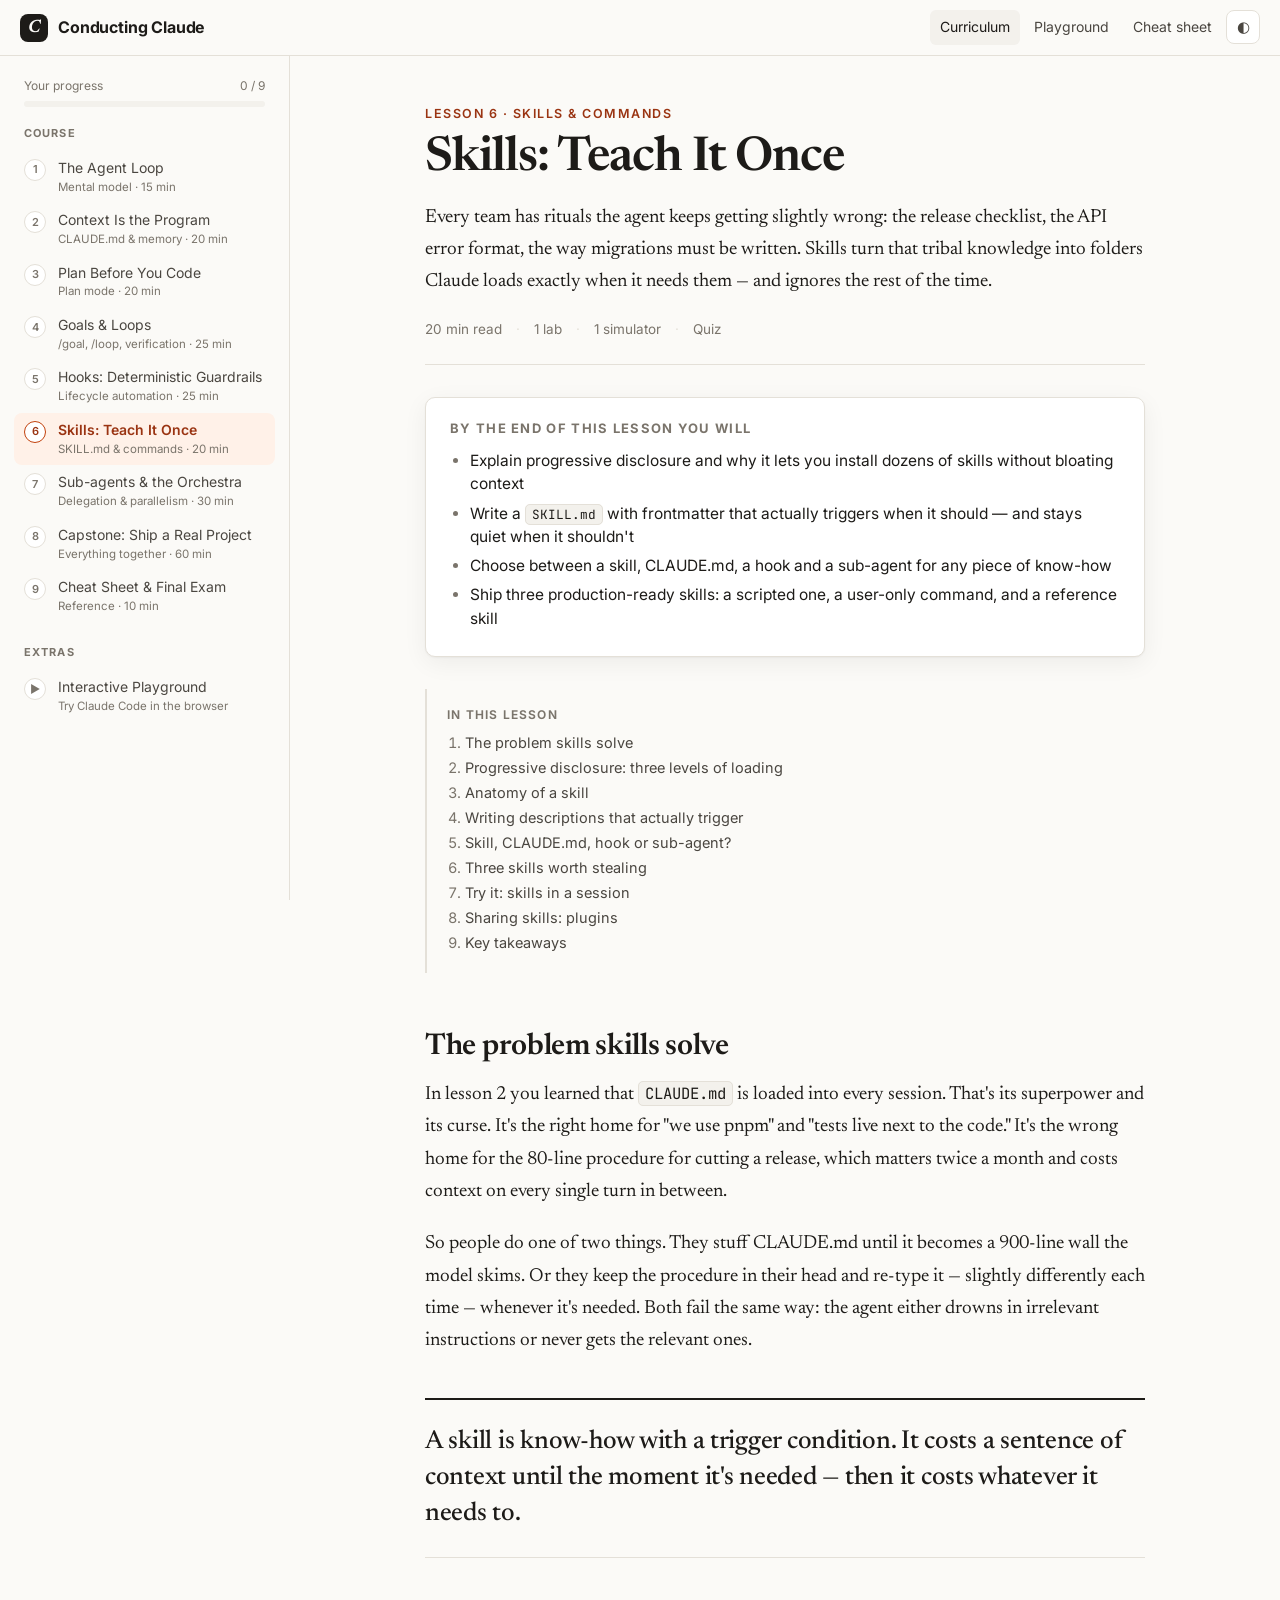
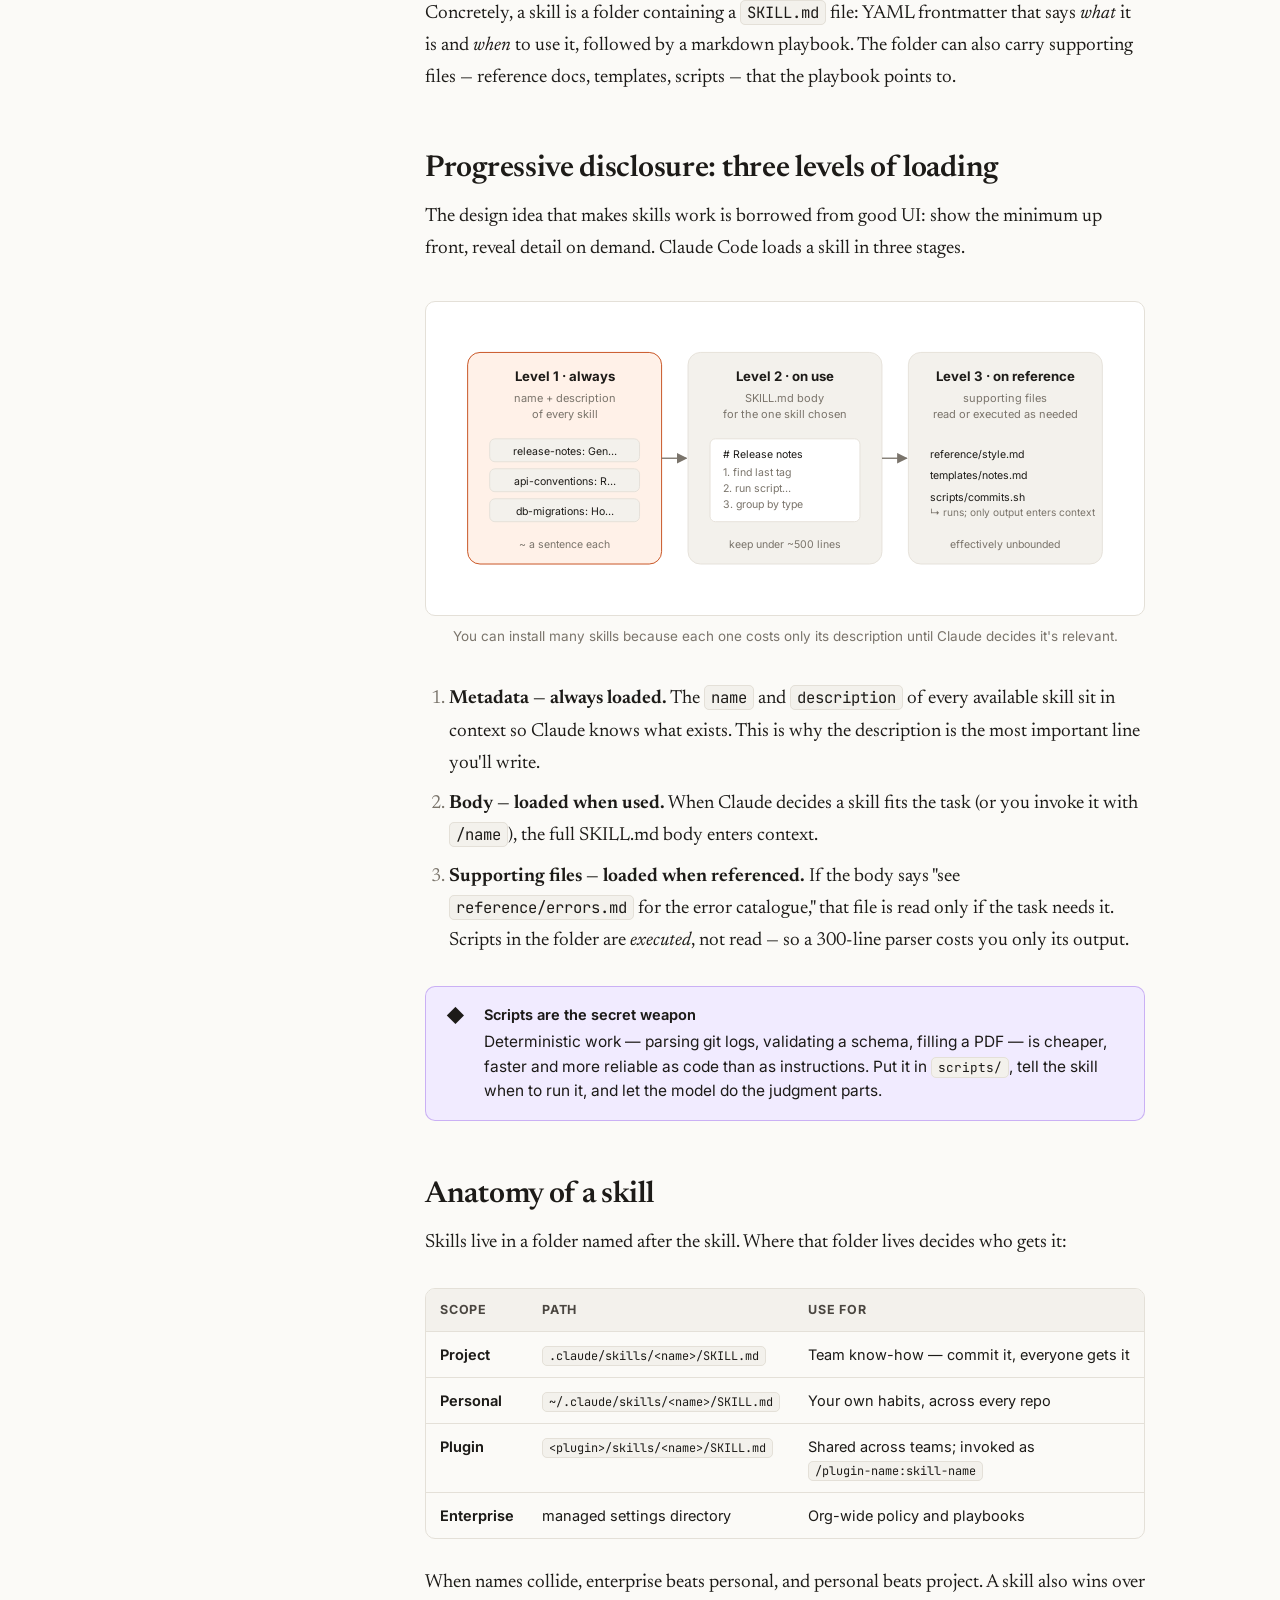
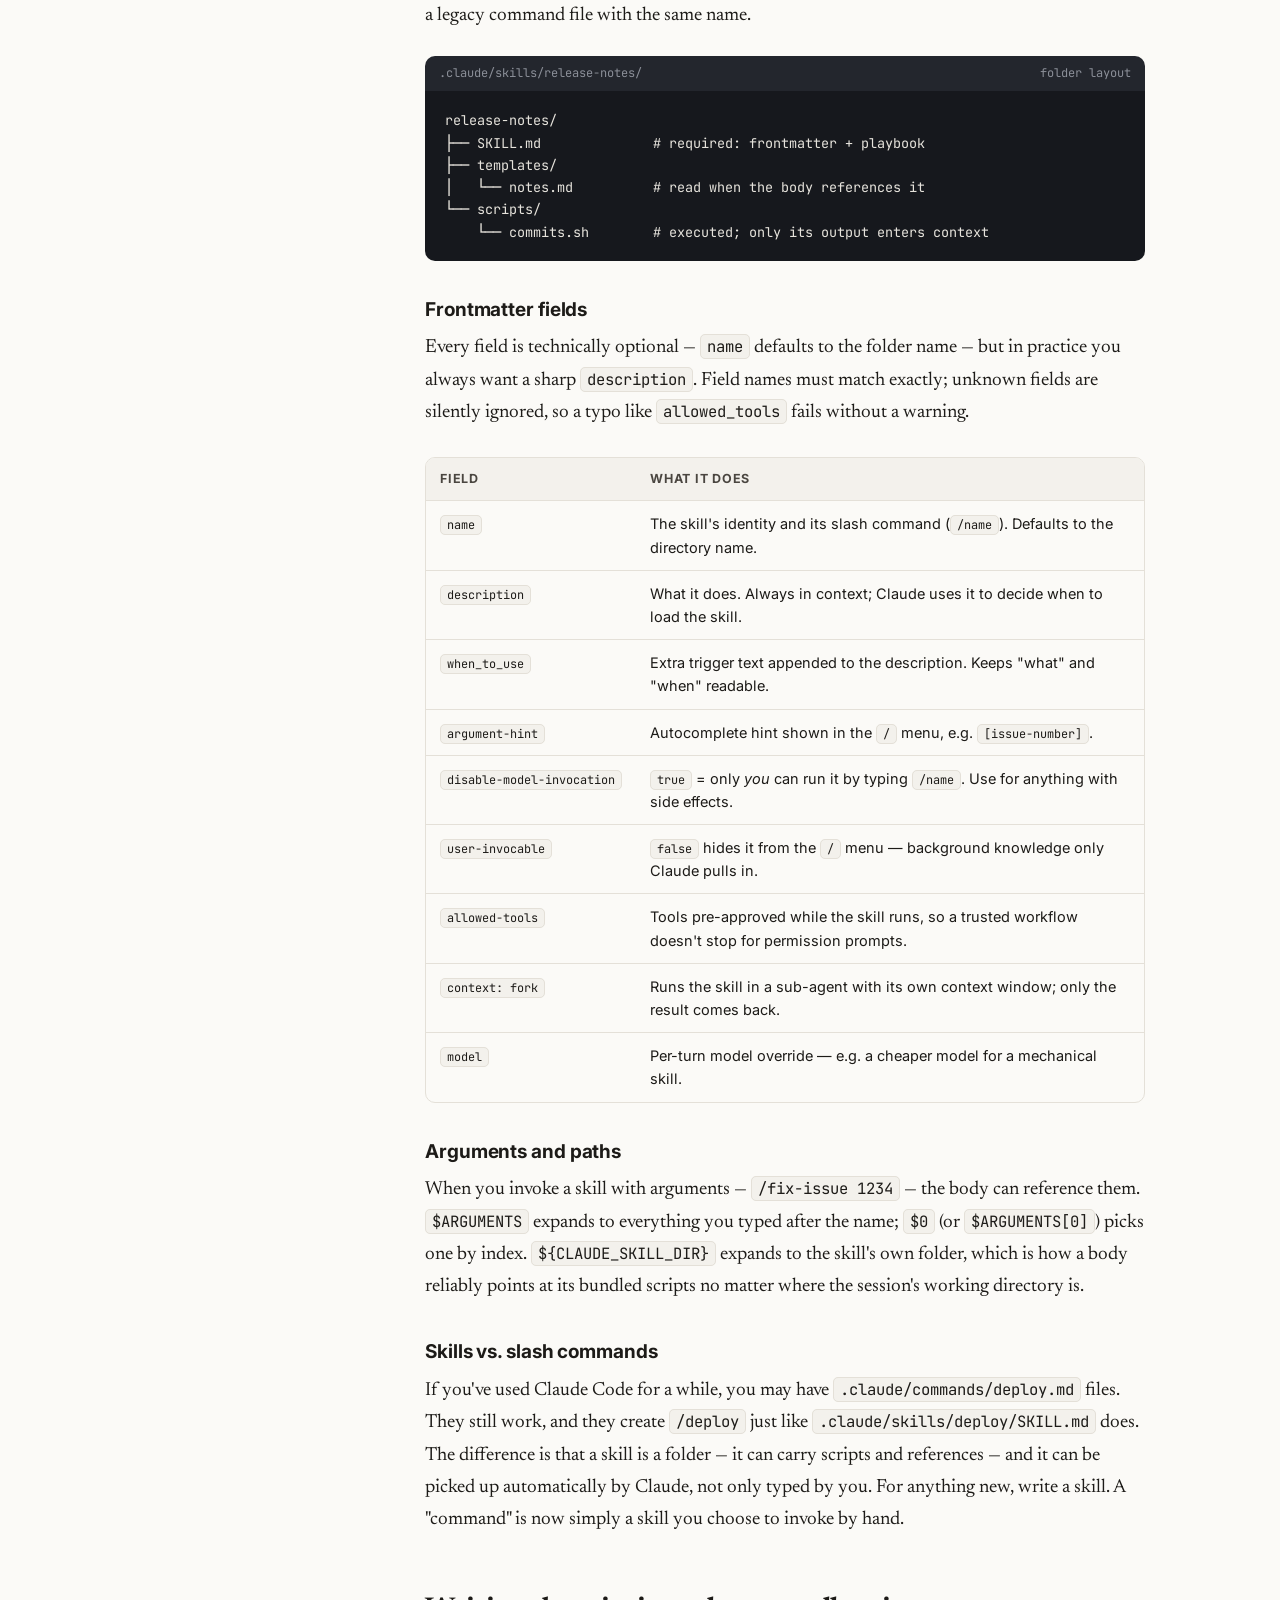
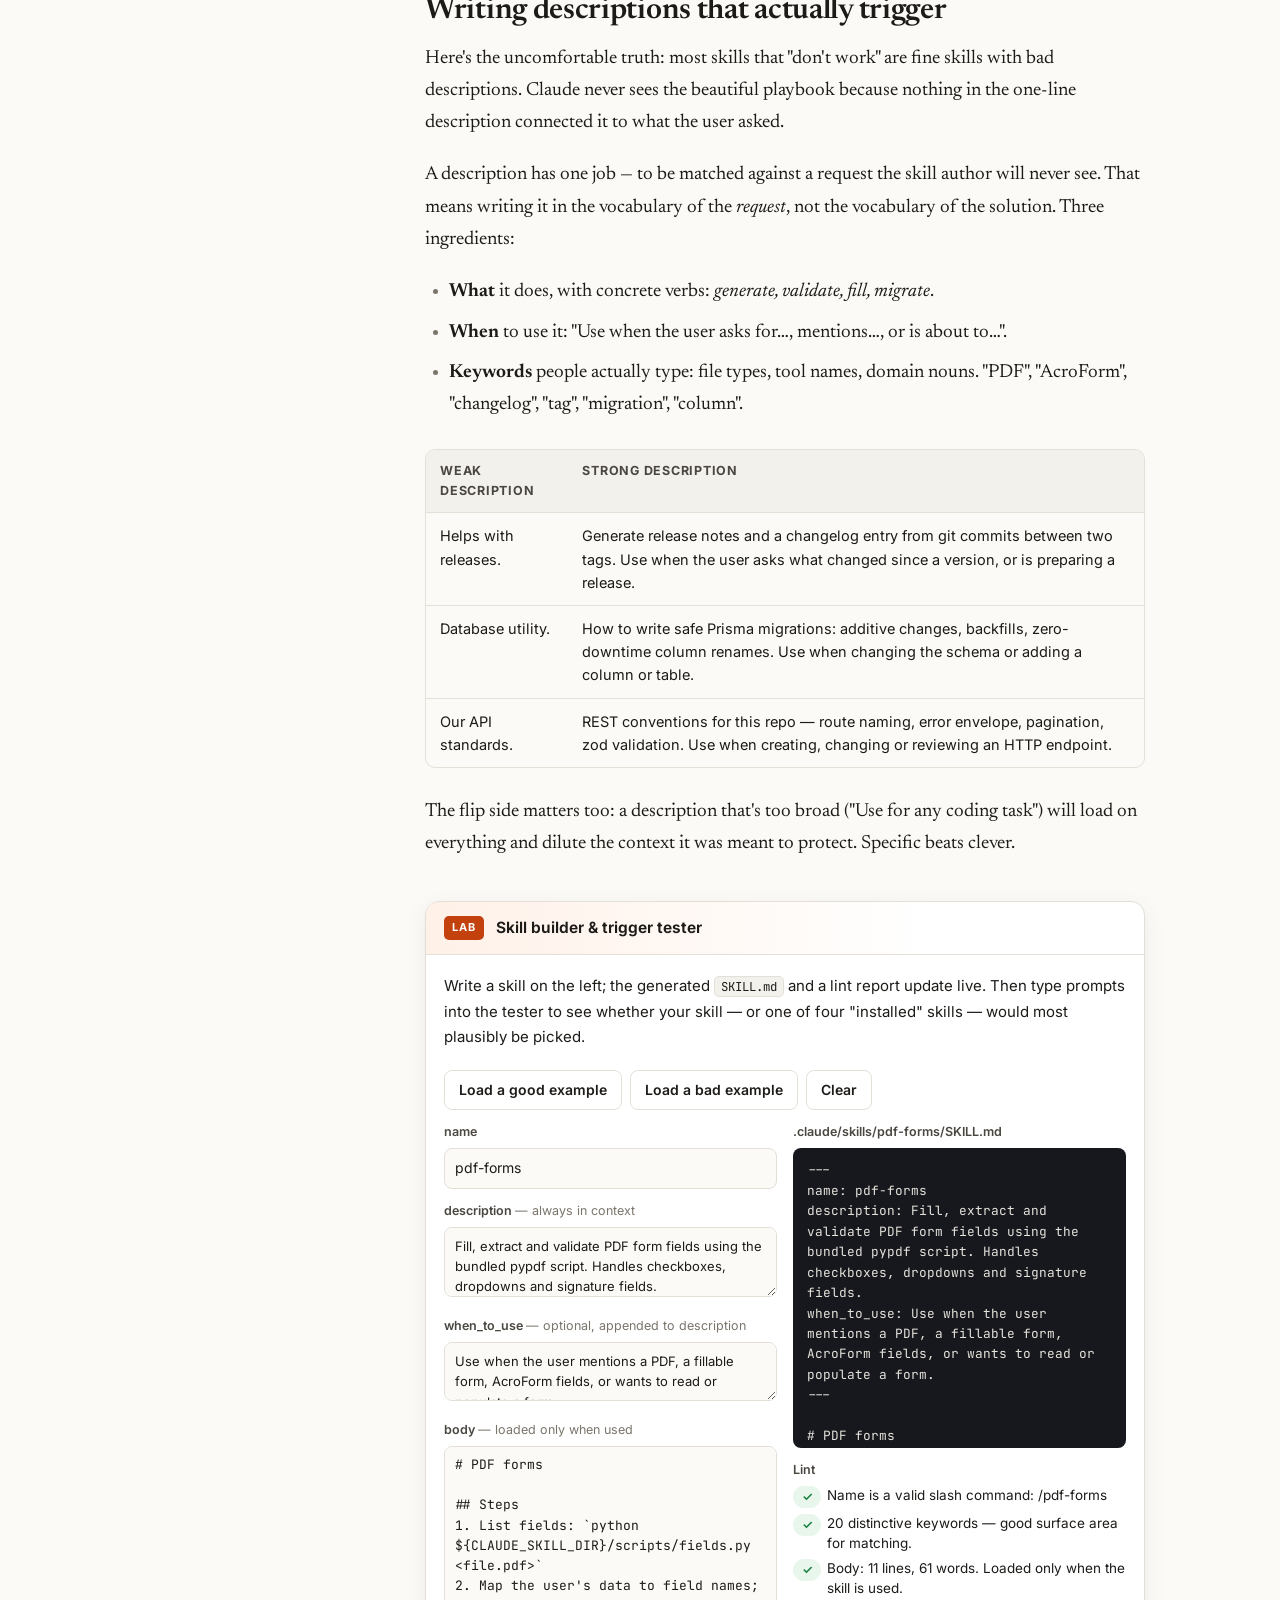
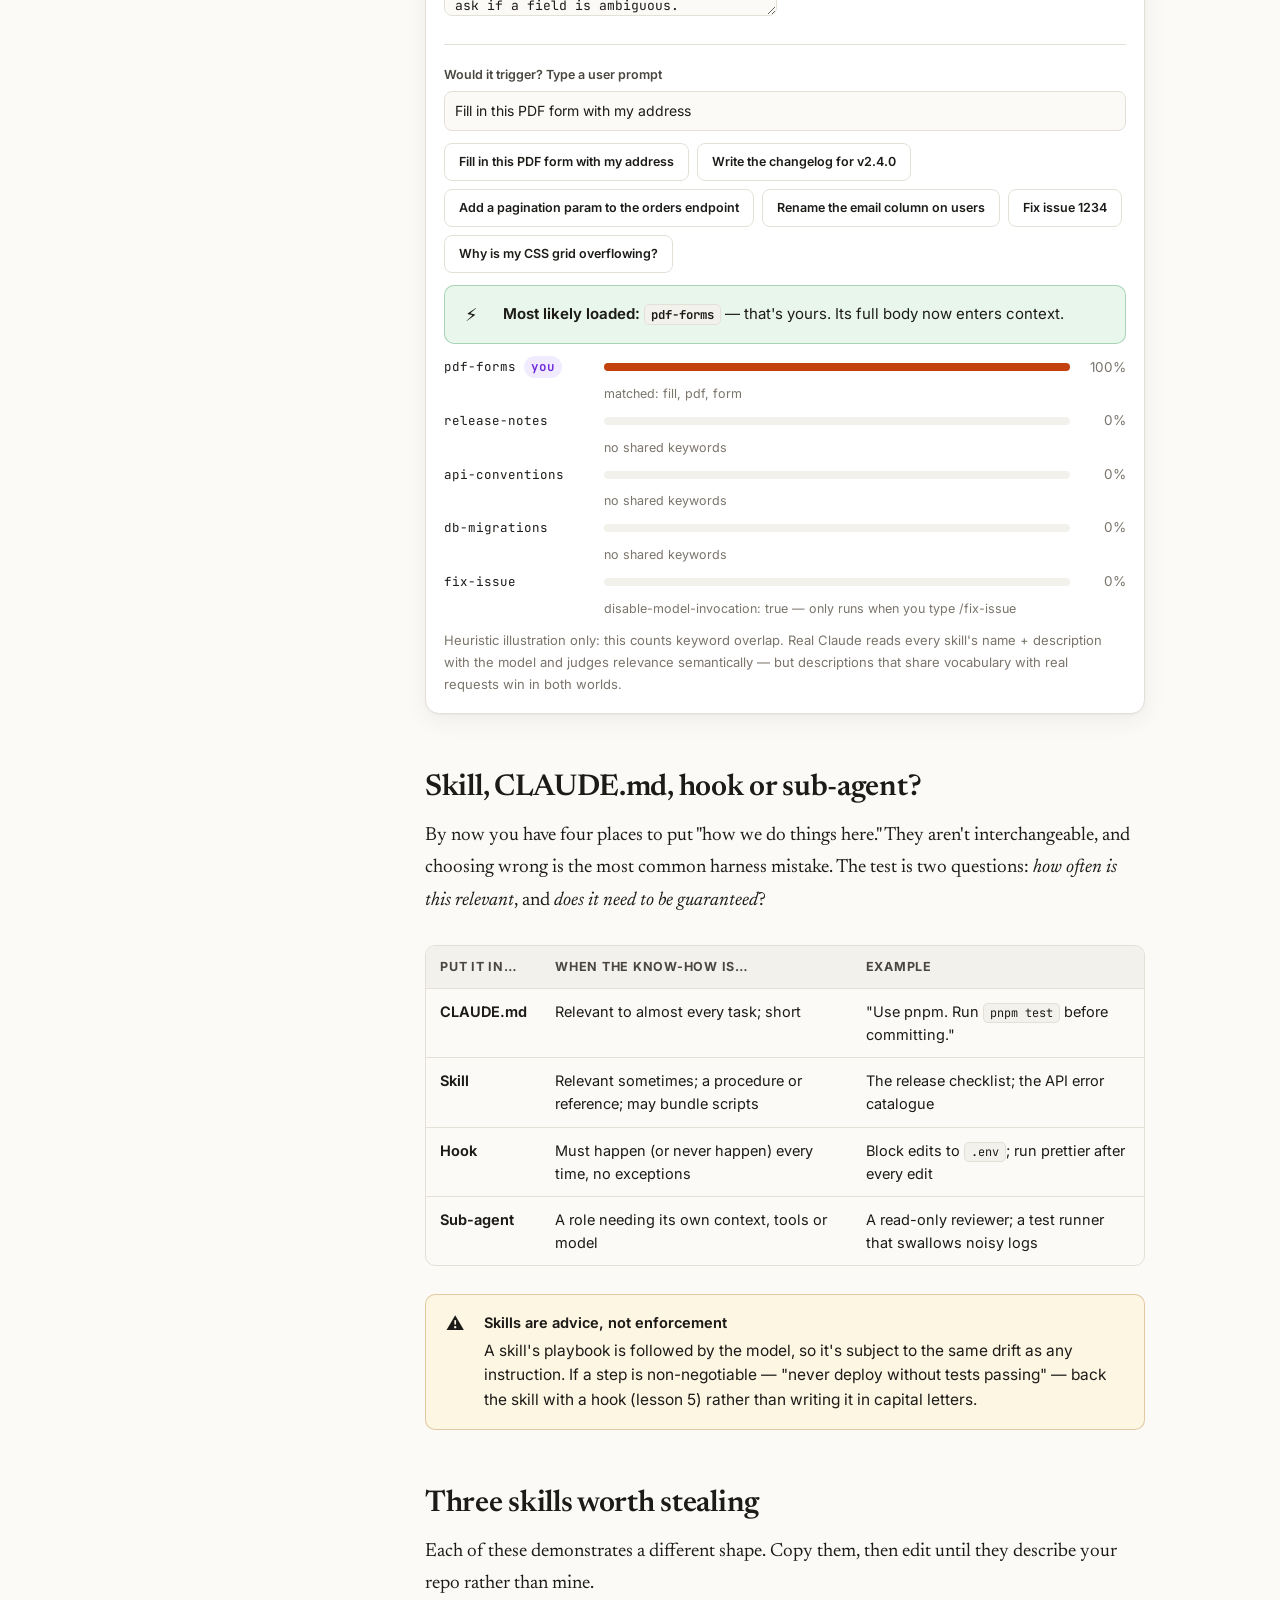
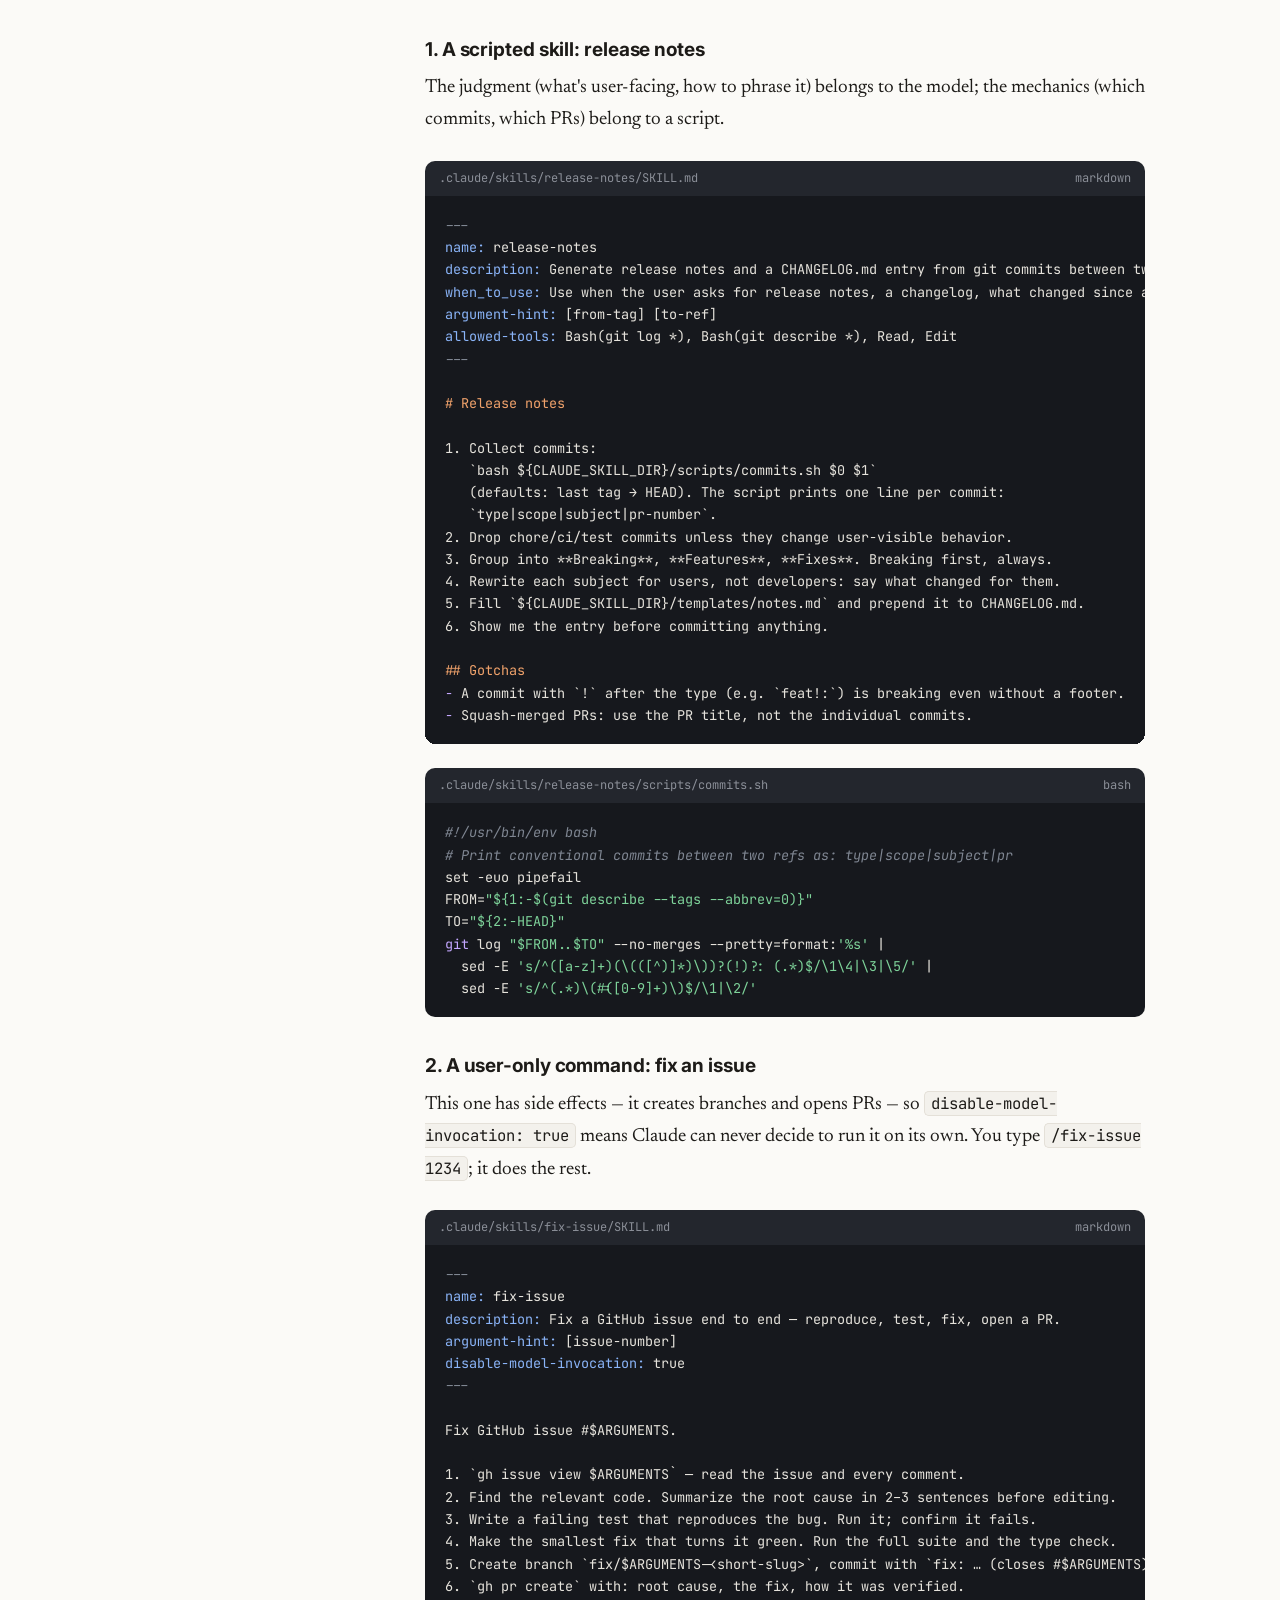
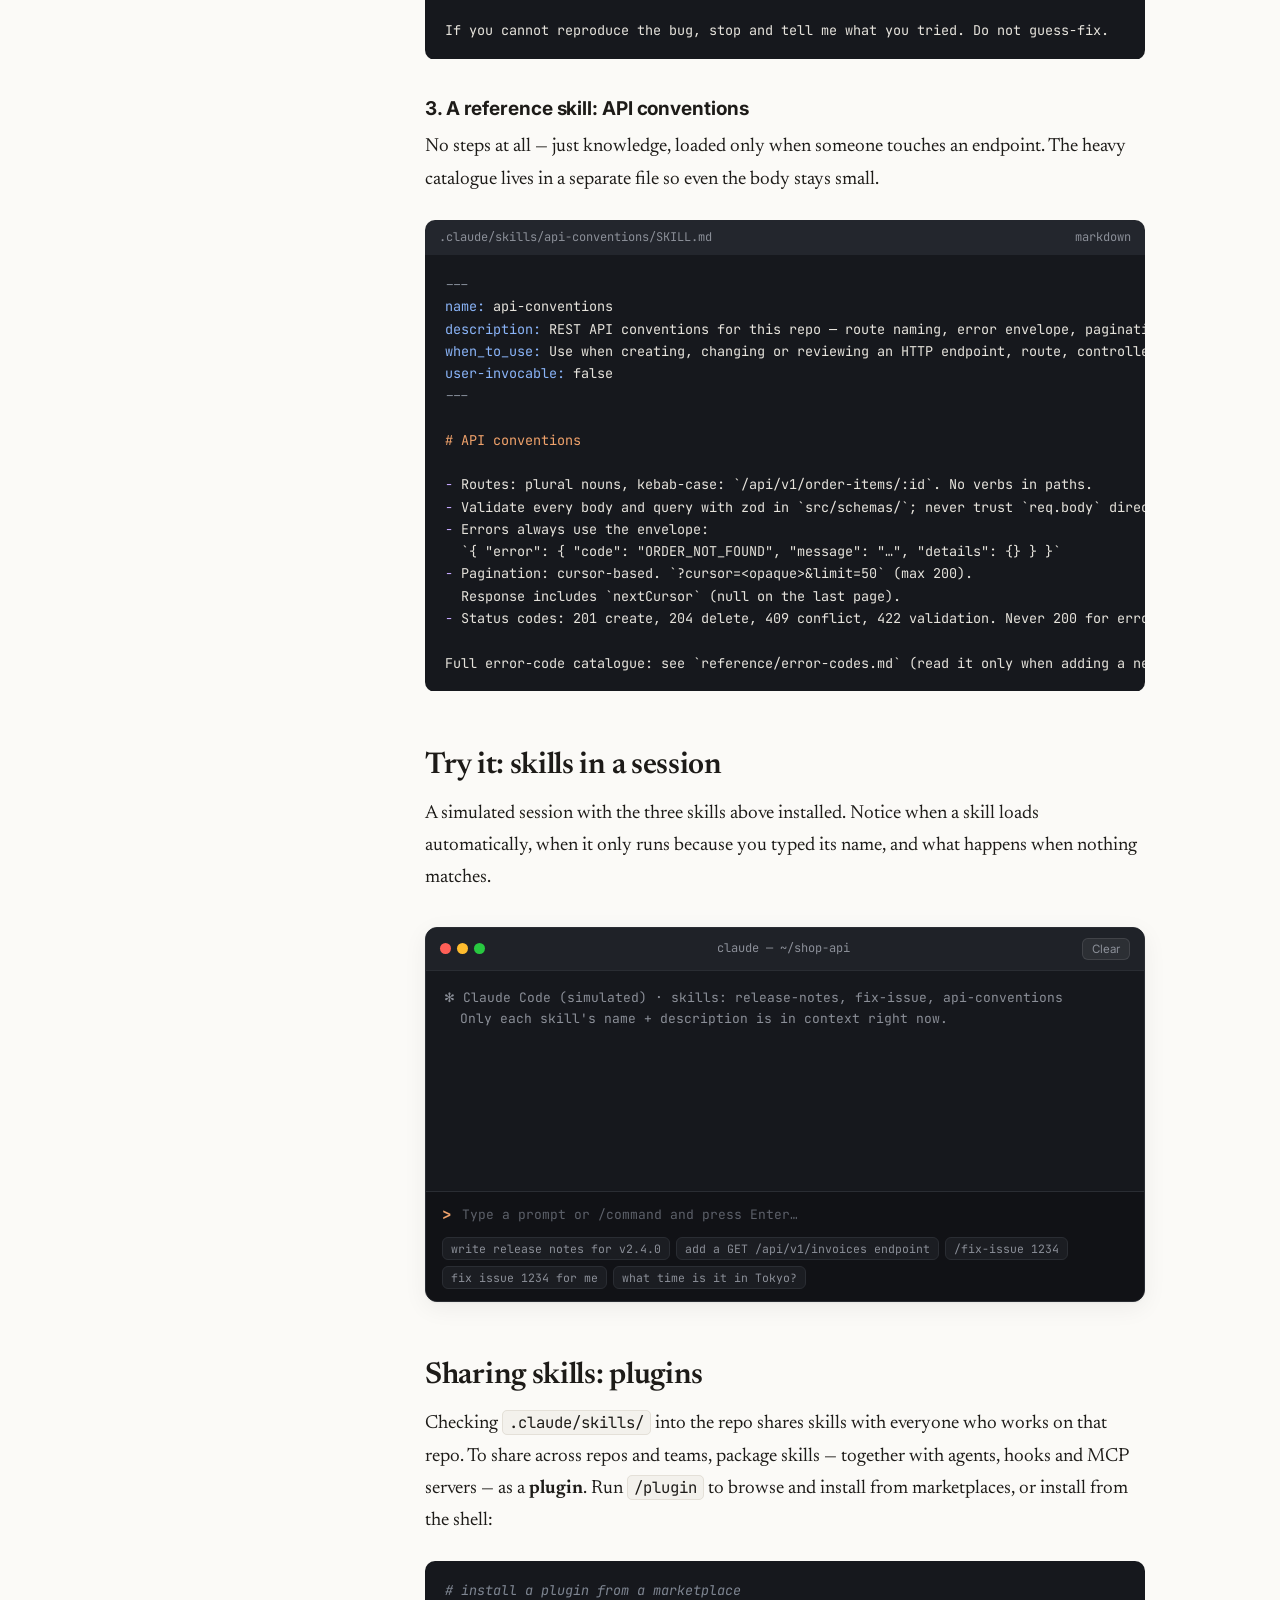
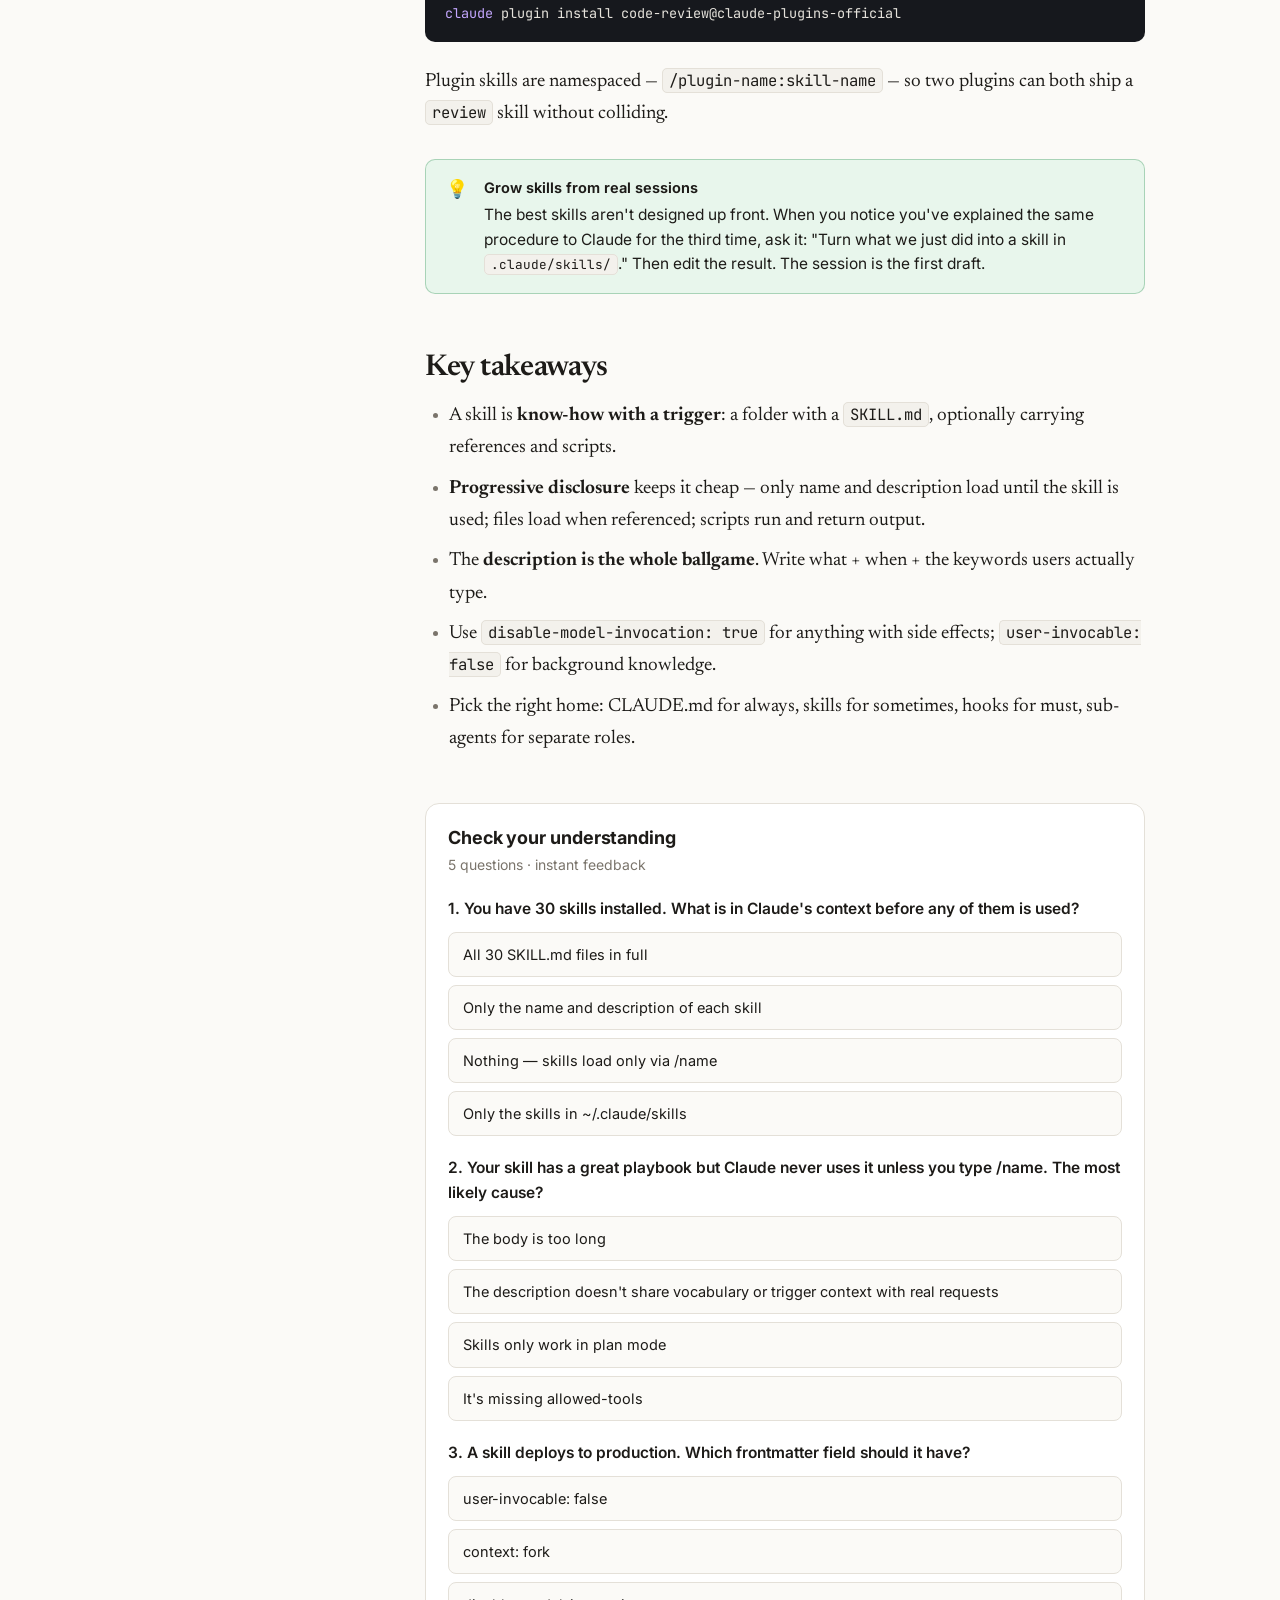
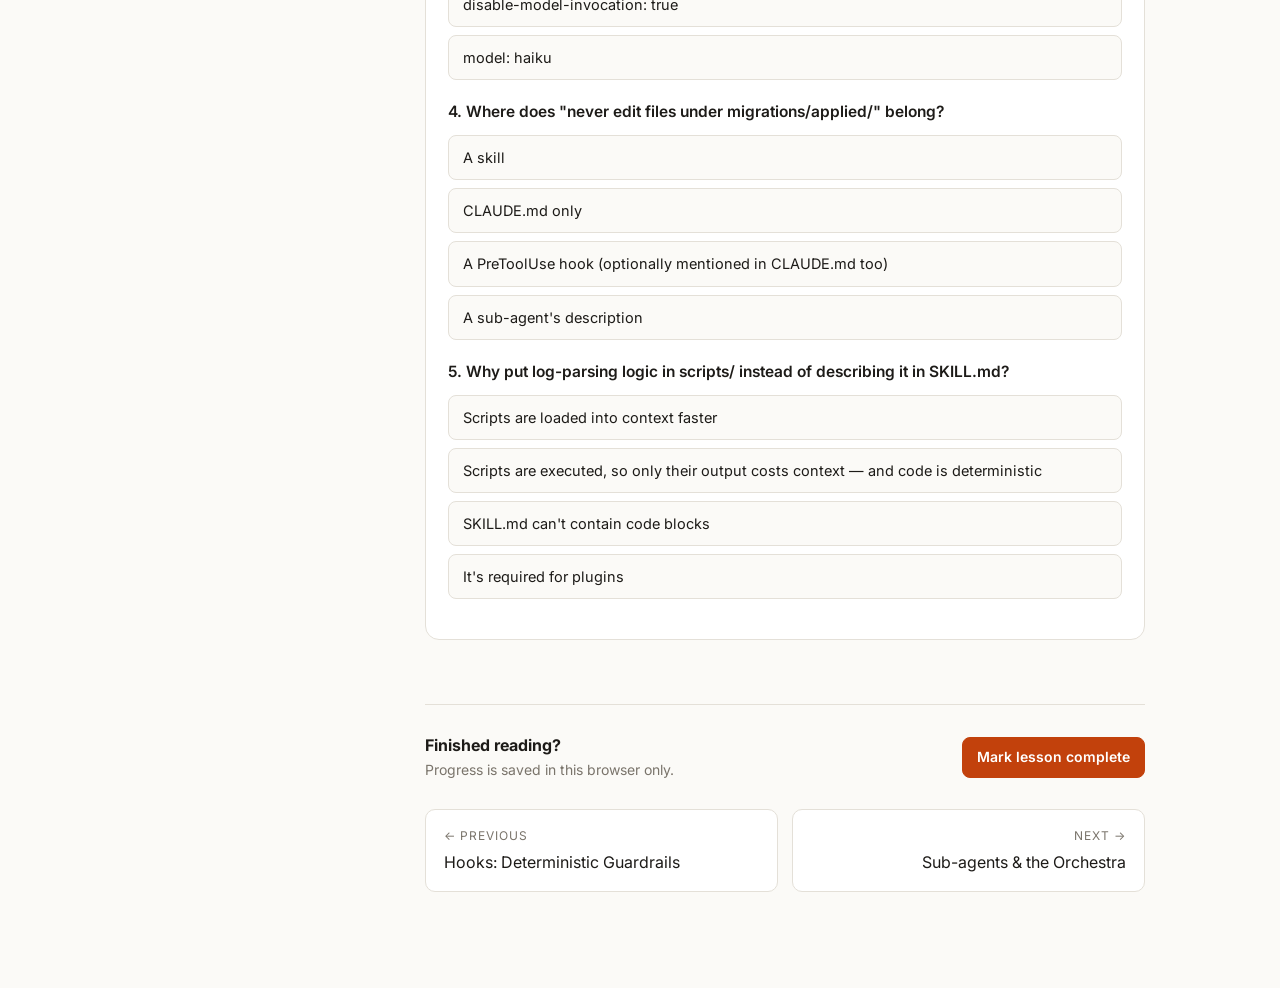
<file: lessons/06-skills.html>
<!doctype html>
<html lang="en">
<head>
<meta charset="utf-8">
<meta name="viewport" content="width=device-width, initial-scale=1">
<title>Skills: Teach It Once · Conducting Claude</title>
<link rel="preconnect" href="https://fonts.googleapis.com">
<link rel="preconnect" href="https://fonts.gstatic.com" crossorigin>
<link href="https://fonts.googleapis.com/css2?family=Inter:wght@400;500;600;700&family=JetBrains+Mono:wght@400;600&family=Newsreader:ital,opsz,wght@0,6..72,400;0,6..72,500;0,6..72,600;1,6..72,400;1,6..72,500&display=swap" rel="stylesheet">
<link rel="stylesheet" href="../assets/styles.css">
</head>
<body data-root=".." data-lesson="06">
<main>
<article class="article">
  <div class="eyebrow">Lesson 6 · Skills &amp; commands</div>
  <h1>Skills: Teach It Once</h1>
  <p class="dek">Every team has rituals the agent keeps getting slightly wrong: the release checklist, the API error format, the way migrations must be written. Skills turn that tribal knowledge into folders Claude loads exactly when it needs them — and ignores the rest of the time.</p>
  <div class="byline"><span>20 min read</span><span>1 lab</span><span>1 simulator</span><span>Quiz</span></div>

  <div class="objectives">
    <h4>By the end of this lesson you will</h4>
    <ul>
      <li>Explain progressive disclosure and why it lets you install dozens of skills without bloating context</li>
      <li>Write a <code>SKILL.md</code> with frontmatter that actually triggers when it should — and stays quiet when it shouldn't</li>
      <li>Choose between a skill, CLAUDE.md, a hook and a sub-agent for any piece of know-how</li>
      <li>Ship three production-ready skills: a scripted one, a user-only command, and a reference skill</li>
    </ul>
  </div>

  <div data-toc></div>

  <h2>The problem skills solve</h2>
  <p>In lesson 2 you learned that <code>CLAUDE.md</code> is loaded into every session. That's its superpower and its curse. It's the right home for "we use pnpm" and "tests live next to the code." It's the wrong home for the 80-line procedure for cutting a release, which matters twice a month and costs context on every single turn in between.</p>
  <p>So people do one of two things. They stuff CLAUDE.md until it becomes a 900-line wall the model skims. Or they keep the procedure in their head and re-type it — slightly differently each time — whenever it's needed. Both fail the same way: the agent either drowns in irrelevant instructions or never gets the relevant ones.</p>
  <div class="pull">A skill is know-how with a trigger condition. It costs a sentence of context until the moment it's needed — then it costs whatever it needs to.</div>
  <p>Concretely, a skill is a folder containing a <code>SKILL.md</code> file: YAML frontmatter that says <em>what</em> it is and <em>when</em> to use it, followed by a markdown playbook. The folder can also carry supporting files — reference docs, templates, scripts — that the playbook points to.</p>

  <h2>Progressive disclosure: three levels of loading</h2>
  <p>The design idea that makes skills work is borrowed from good UI: show the minimum up front, reveal detail on demand. Claude Code loads a skill in three stages.</p>

  <figure>
    <div class="diagram">
      <svg viewBox="0 0 760 300" role="img" aria-label="Three levels of progressive disclosure: metadata always loaded, SKILL.md body loaded on use, supporting files and scripts loaded or executed when referenced">
        <defs><marker id="a6" viewBox="0 0 10 10" refX="9" refY="5" markerWidth="8" markerHeight="8" orient="auto"><path d="M0,0 L10,5 L0,10 z" style="fill:var(--ink-3)"/></marker></defs>
        <rect x="20" y="30" width="220" height="240" rx="14" class="d-accent"/>
        <text x="130" y="62" text-anchor="middle" font-weight="700" font-size="15">Level 1 · always</text>
        <text x="130" y="86" text-anchor="middle" class="d-muted" font-size="12.5">name + description</text>
        <text x="130" y="104" text-anchor="middle" class="d-muted" font-size="12.5">of every skill</text>
        <rect x="45" y="128" width="170" height="26" rx="6" class="d-box"/><text x="130" y="146" text-anchor="middle" font-size="12" font-family="var(--mono)">release-notes: Gen…</text>
        <rect x="45" y="162" width="170" height="26" rx="6" class="d-box"/><text x="130" y="180" text-anchor="middle" font-size="12" font-family="var(--mono)">api-conventions: R…</text>
        <rect x="45" y="196" width="170" height="26" rx="6" class="d-box"/><text x="130" y="214" text-anchor="middle" font-size="12" font-family="var(--mono)">db-migrations: Ho…</text>
        <text x="130" y="252" text-anchor="middle" class="d-muted" font-size="12">~ a sentence each</text>

        <rect x="270" y="30" width="220" height="240" rx="14" class="d-box"/>
        <text x="380" y="62" text-anchor="middle" font-weight="700" font-size="15">Level 2 · on use</text>
        <text x="380" y="86" text-anchor="middle" class="d-muted" font-size="12.5">SKILL.md body</text>
        <text x="380" y="104" text-anchor="middle" class="d-muted" font-size="12.5">for the one skill chosen</text>
        <rect x="295" y="128" width="170" height="94" rx="6" style="fill:var(--bg-elev);stroke:var(--rule)"/>
        <text x="310" y="150" font-size="12" font-family="var(--mono)"># Release notes</text>
        <text x="310" y="170" font-size="12" font-family="var(--mono)" class="d-muted">1. find last tag</text>
        <text x="310" y="188" font-size="12" font-family="var(--mono)" class="d-muted">2. run script…</text>
        <text x="310" y="206" font-size="12" font-family="var(--mono)" class="d-muted">3. group by type</text>
        <text x="380" y="252" text-anchor="middle" class="d-muted" font-size="12">keep under ~500 lines</text>

        <rect x="520" y="30" width="220" height="240" rx="14" class="d-box"/>
        <text x="630" y="62" text-anchor="middle" font-weight="700" font-size="15">Level 3 · on reference</text>
        <text x="630" y="86" text-anchor="middle" class="d-muted" font-size="12.5">supporting files</text>
        <text x="630" y="104" text-anchor="middle" class="d-muted" font-size="12.5">read or executed as needed</text>
        <text x="545" y="150" font-size="12" font-family="var(--mono)">reference/style.md</text>
        <text x="545" y="174" font-size="12" font-family="var(--mono)">templates/notes.md</text>
        <text x="545" y="198" font-size="12" font-family="var(--mono)">scripts/commits.sh</text>
        <text x="545" y="216" font-size="11.5" class="d-muted">↳ runs; only output enters context</text>
        <text x="630" y="252" text-anchor="middle" class="d-muted" font-size="12">effectively unbounded</text>

        <g class="d-line" stroke-width="1.5" marker-end="url(#a6)"><path d="M240 150 L 268 150"/><path d="M490 150 L 518 150"/></g>
      </svg>
    </div>
    <figcaption>You can install many skills because each one costs only its description until Claude decides it's relevant.</figcaption>
  </figure>

  <ol>
    <li><strong>Metadata — always loaded.</strong> The <code>name</code> and <code>description</code> of every available skill sit in context so Claude knows what exists. This is why the description is the most important line you'll write.</li>
    <li><strong>Body — loaded when used.</strong> When Claude decides a skill fits the task (or you invoke it with <code>/name</code>), the full SKILL.md body enters context.</li>
    <li><strong>Supporting files — loaded when referenced.</strong> If the body says "see <code>reference/errors.md</code> for the error catalogue," that file is read only if the task needs it. Scripts in the folder are <em>executed</em>, not read — so a 300-line parser costs you only its output.</li>
  </ol>
  <div class="callout pro"><div class="callout-icon">◆</div><div><div class="callout-title">Scripts are the secret weapon</div><p>Deterministic work — parsing git logs, validating a schema, filling a PDF — is cheaper, faster and more reliable as code than as instructions. Put it in <code>scripts/</code>, tell the skill when to run it, and let the model do the judgment parts.</p></div></div>

  <h2>Anatomy of a skill</h2>
  <p>Skills live in a folder named after the skill. Where that folder lives decides who gets it:</p>
  <div class="table-wrap"><table>
    <thead><tr><th>Scope</th><th>Path</th><th>Use for</th></tr></thead>
    <tbody>
      <tr><td><strong>Project</strong></td><td><code>.claude/skills/&lt;name&gt;/SKILL.md</code></td><td>Team know-how — commit it, everyone gets it</td></tr>
      <tr><td><strong>Personal</strong></td><td><code>~/.claude/skills/&lt;name&gt;/SKILL.md</code></td><td>Your own habits, across every repo</td></tr>
      <tr><td><strong>Plugin</strong></td><td><code>&lt;plugin&gt;/skills/&lt;name&gt;/SKILL.md</code></td><td>Shared across teams; invoked as <code>/plugin-name:skill-name</code></td></tr>
      <tr><td><strong>Enterprise</strong></td><td>managed settings directory</td><td>Org-wide policy and playbooks</td></tr>
    </tbody>
  </table></div>
  <p>When names collide, enterprise beats personal, and personal beats project. A skill also wins over a legacy command file with the same name.</p>
  <div class="code-file"><span>.claude/skills/release-notes/</span><span>folder layout</span></div>
<pre><code class="lang-bash">release-notes/
├── SKILL.md              # required: frontmatter + playbook
├── templates/
│   └── notes.md          # read when the body references it
└── scripts/
    └── commits.sh        # executed; only its output enters context
</code></pre>

  <h3>Frontmatter fields</h3>
  <p>Every field is technically optional — <code>name</code> defaults to the folder name — but in practice you always want a sharp <code>description</code>. Field names must match exactly; unknown fields are silently ignored, so a typo like <code>allowed_tools</code> fails without a warning.</p>
  <div class="table-wrap"><table>
    <thead><tr><th>Field</th><th>What it does</th></tr></thead>
    <tbody>
      <tr><td><code>name</code></td><td>The skill's identity and its slash command (<code>/name</code>). Defaults to the directory name.</td></tr>
      <tr><td><code>description</code></td><td>What it does. Always in context; Claude uses it to decide when to load the skill.</td></tr>
      <tr><td><code>when_to_use</code></td><td>Extra trigger text appended to the description. Keeps "what" and "when" readable.</td></tr>
      <tr><td><code>argument-hint</code></td><td>Autocomplete hint shown in the <code>/</code> menu, e.g. <code>[issue-number]</code>.</td></tr>
      <tr><td><code>disable-model-invocation</code></td><td><code>true</code> = only <em>you</em> can run it by typing <code>/name</code>. Use for anything with side effects.</td></tr>
      <tr><td><code>user-invocable</code></td><td><code>false</code> hides it from the <code>/</code> menu — background knowledge only Claude pulls in.</td></tr>
      <tr><td><code>allowed-tools</code></td><td>Tools pre-approved while the skill runs, so a trusted workflow doesn't stop for permission prompts.</td></tr>
      <tr><td><code>context: fork</code></td><td>Runs the skill in a sub-agent with its own context window; only the result comes back.</td></tr>
      <tr><td><code>model</code></td><td>Per-turn model override — e.g. a cheaper model for a mechanical skill.</td></tr>
    </tbody>
  </table></div>

  <h3>Arguments and paths</h3>
  <p>When you invoke a skill with arguments — <code>/fix-issue 1234</code> — the body can reference them. <code>$ARGUMENTS</code> expands to everything you typed after the name; <code>$0</code> (or <code>$ARGUMENTS[0]</code>) picks one by index. <code>${CLAUDE_SKILL_DIR}</code> expands to the skill's own folder, which is how a body reliably points at its bundled scripts no matter where the session's working directory is.</p>

  <h3>Skills vs. slash commands</h3>
  <p>If you've used Claude Code for a while, you may have <code>.claude/commands/deploy.md</code> files. They still work, and they create <code>/deploy</code> just like <code>.claude/skills/deploy/SKILL.md</code> does. The difference is that a skill is a folder — it can carry scripts and references — and it can be picked up automatically by Claude, not only typed by you. For anything new, write a skill. A "command" is now simply a skill you choose to invoke by hand.</p>

  <h2>Writing descriptions that actually trigger</h2>
  <p>Here's the uncomfortable truth: most skills that "don't work" are fine skills with bad descriptions. Claude never sees the beautiful playbook because nothing in the one-line description connected it to what the user asked.</p>
  <p>A description has one job — to be matched against a request the skill author will never see. That means writing it in the vocabulary of the <em>request</em>, not the vocabulary of the solution. Three ingredients:</p>
  <ul>
    <li><strong>What</strong> it does, with concrete verbs: <em>generate, validate, fill, migrate</em>.</li>
    <li><strong>When</strong> to use it: "Use when the user asks for…, mentions…, or is about to…".</li>
    <li><strong>Keywords</strong> people actually type: file types, tool names, domain nouns. "PDF", "AcroForm", "changelog", "tag", "migration", "column".</li>
  </ul>
  <div class="table-wrap"><table>
    <thead><tr><th>Weak description</th><th>Strong description</th></tr></thead>
    <tbody>
      <tr><td>Helps with releases.</td><td>Generate release notes and a changelog entry from git commits between two tags. Use when the user asks what changed since a version, or is preparing a release.</td></tr>
      <tr><td>Database utility.</td><td>How to write safe Prisma migrations: additive changes, backfills, zero-downtime column renames. Use when changing the schema or adding a column or table.</td></tr>
      <tr><td>Our API standards.</td><td>REST conventions for this repo — route naming, error envelope, pagination, zod validation. Use when creating, changing or reviewing an HTTP endpoint.</td></tr>
    </tbody>
  </table></div>
  <p>The flip side matters too: a description that's too broad ("Use for any coding task") will load on everything and dilute the context it was meant to protect. Specific beats clever.</p>

  <div data-widget="skill-lab"></div>

  <h2>Skill, CLAUDE.md, hook or sub-agent?</h2>
  <p>By now you have four places to put "how we do things here." They aren't interchangeable, and choosing wrong is the most common harness mistake. The test is two questions: <em>how often is this relevant</em>, and <em>does it need to be guaranteed</em>?</p>
  <div class="table-wrap"><table>
    <thead><tr><th>Put it in…</th><th>When the know-how is…</th><th>Example</th></tr></thead>
    <tbody>
      <tr><td><strong>CLAUDE.md</strong></td><td>Relevant to almost every task; short</td><td>"Use pnpm. Run <code>pnpm test</code> before committing."</td></tr>
      <tr><td><strong>Skill</strong></td><td>Relevant sometimes; a procedure or reference; may bundle scripts</td><td>The release checklist; the API error catalogue</td></tr>
      <tr><td><strong>Hook</strong></td><td>Must happen (or never happen) every time, no exceptions</td><td>Block edits to <code>.env</code>; run prettier after every edit</td></tr>
      <tr><td><strong>Sub-agent</strong></td><td>A role needing its own context, tools or model</td><td>A read-only reviewer; a test runner that swallows noisy logs</td></tr>
    </tbody>
  </table></div>
  <div class="callout warn"><div class="callout-icon">⚠</div><div><div class="callout-title">Skills are advice, not enforcement</div><p>A skill's playbook is followed by the model, so it's subject to the same drift as any instruction. If a step is non-negotiable — "never deploy without tests passing" — back the skill with a hook (lesson 5) rather than writing it in capital letters.</p></div></div>

  <h2>Three skills worth stealing</h2>
  <p>Each of these demonstrates a different shape. Copy them, then edit until they describe your repo rather than mine.</p>

  <h3>1. A scripted skill: release notes</h3>
  <p>The judgment (what's user-facing, how to phrase it) belongs to the model; the mechanics (which commits, which PRs) belong to a script.</p>
  <div class="code-file"><span>.claude/skills/release-notes/SKILL.md</span><span>markdown</span></div>
<pre><code class="lang-md">---
name: release-notes
description: Generate release notes and a CHANGELOG.md entry from git commits between two tags. Groups changes into features, fixes and breaking changes.
when_to_use: Use when the user asks for release notes, a changelog, what changed since a version, or is preparing a release or tag.
argument-hint: [from-tag] [to-ref]
allowed-tools: Bash(git log *), Bash(git describe *), Read, Edit
---

# Release notes

1. Collect commits:
   `bash ${CLAUDE_SKILL_DIR}/scripts/commits.sh $0 $1`
   (defaults: last tag → HEAD). The script prints one line per commit:
   `type|scope|subject|pr-number`.
2. Drop chore/ci/test commits unless they change user-visible behavior.
3. Group into **Breaking**, **Features**, **Fixes**. Breaking first, always.
4. Rewrite each subject for users, not developers: say what changed for them.
5. Fill `${CLAUDE_SKILL_DIR}/templates/notes.md` and prepend it to CHANGELOG.md.
6. Show me the entry before committing anything.

## Gotchas
- A commit with `!` after the type (e.g. `feat!:`) is breaking even without a footer.
- Squash-merged PRs: use the PR title, not the individual commits.
</code></pre>
  <div class="code-file"><span>.claude/skills/release-notes/scripts/commits.sh</span><span>bash</span></div>
<pre><code class="lang-bash">#!/usr/bin/env bash
# Print conventional commits between two refs as: type|scope|subject|pr
set -euo pipefail
FROM="${1:-$(git describe --tags --abbrev=0)}"
TO="${2:-HEAD}"
git log "$FROM..$TO" --no-merges --pretty=format:'%s' |
  sed -E 's/^([a-z]+)(\(([^)]*)\))?(!)?: (.*)$/\1\4|\3|\5/' |
  sed -E 's/^(.*)\(#([0-9]+)\)$/\1|\2/'
</code></pre>

  <h3>2. A user-only command: fix an issue</h3>
  <p>This one has side effects — it creates branches and opens PRs — so <code>disable-model-invocation: true</code> means Claude can never decide to run it on its own. You type <code>/fix-issue 1234</code>; it does the rest.</p>
  <div class="code-file"><span>.claude/skills/fix-issue/SKILL.md</span><span>markdown</span></div>
<pre><code class="lang-md">---
name: fix-issue
description: Fix a GitHub issue end to end — reproduce, test, fix, open a PR.
argument-hint: [issue-number]
disable-model-invocation: true
---

Fix GitHub issue #$ARGUMENTS.

1. `gh issue view $ARGUMENTS` — read the issue and every comment.
2. Find the relevant code. Summarize the root cause in 2–3 sentences before editing.
3. Write a failing test that reproduces the bug. Run it; confirm it fails.
4. Make the smallest fix that turns it green. Run the full suite and the type check.
5. Create branch `fix/$ARGUMENTS-&lt;short-slug&gt;`, commit with `fix: … (closes #$ARGUMENTS)`.
6. `gh pr create` with: root cause, the fix, how it was verified.

If you cannot reproduce the bug, stop and tell me what you tried. Do not guess-fix.
</code></pre>

  <h3>3. A reference skill: API conventions</h3>
  <p>No steps at all — just knowledge, loaded only when someone touches an endpoint. The heavy catalogue lives in a separate file so even the body stays small.</p>
  <div class="code-file"><span>.claude/skills/api-conventions/SKILL.md</span><span>markdown</span></div>
<pre><code class="lang-md">---
name: api-conventions
description: REST API conventions for this repo — route naming, error envelope, pagination, zod validation and status codes.
when_to_use: Use when creating, changing or reviewing an HTTP endpoint, route, controller or API response.
user-invocable: false
---

# API conventions

- Routes: plural nouns, kebab-case: `/api/v1/order-items/:id`. No verbs in paths.
- Validate every body and query with zod in `src/schemas/`; never trust `req.body` directly.
- Errors always use the envelope:
  `{ "error": { "code": "ORDER_NOT_FOUND", "message": "…", "details": {} } }`
- Pagination: cursor-based. `?cursor=&lt;opaque&gt;&amp;limit=50` (max 200).
  Response includes `nextCursor` (null on the last page).
- Status codes: 201 create, 204 delete, 409 conflict, 422 validation. Never 200 for errors.

Full error-code catalogue: see `reference/error-codes.md` (read it only when adding a new code).
</code></pre>

  <h2>Try it: skills in a session</h2>
  <p>A simulated session with the three skills above installed. Notice when a skill loads automatically, when it only runs because you typed its name, and what happens when nothing matches.</p>
  <div id="term-skills"></div>

  <h2>Sharing skills: plugins</h2>
  <p>Checking <code>.claude/skills/</code> into the repo shares skills with everyone who works on that repo. To share across repos and teams, package skills — together with agents, hooks and MCP servers — as a <strong>plugin</strong>. Run <code>/plugin</code> to browse and install from marketplaces, or install from the shell:</p>
<pre><code class="lang-bash"># install a plugin from a marketplace
claude plugin install code-review@claude-plugins-official
</code></pre>
  <p>Plugin skills are namespaced — <code>/plugin-name:skill-name</code> — so two plugins can both ship a <code>review</code> skill without colliding.</p>
  <div class="callout tip"><div class="callout-icon">💡</div><div><div class="callout-title">Grow skills from real sessions</div><p>The best skills aren't designed up front. When you notice you've explained the same procedure to Claude for the third time, ask it: "Turn what we just did into a skill in <code>.claude/skills/</code>." Then edit the result. The session is the first draft.</p></div></div>

  <h2>Key takeaways</h2>
  <ul>
    <li>A skill is <strong>know-how with a trigger</strong>: a folder with a <code>SKILL.md</code>, optionally carrying references and scripts.</li>
    <li><strong>Progressive disclosure</strong> keeps it cheap — only name and description load until the skill is used; files load when referenced; scripts run and return output.</li>
    <li>The <strong>description is the whole ballgame</strong>. Write what + when + the keywords users actually type.</li>
    <li>Use <code>disable-model-invocation: true</code> for anything with side effects; <code>user-invocable: false</code> for background knowledge.</li>
    <li>Pick the right home: CLAUDE.md for always, skills for sometimes, hooks for must, sub-agents for separate roles.</li>
  </ul>

  <div id="quiz"></div>
</article>
</main>

<script src="../assets/app.js"></script>
<script src="../assets/widgets/skill-lab.js"></script>
<script>
TUTOR.ready(function () {
  TUTOR.terminal("#term-skills", {
    title: "claude — ~/shop-api",
    hints: ["write release notes for v2.4.0", "add a GET /api/v1/invoices endpoint", "/fix-issue 1234", "fix issue 1234 for me", "what time is it in Tokyo?"],
    banner: [
      ["sys", "✻ Claude Code (simulated) · skills: release-notes, fix-issue, api-conventions", 80],
      ["sys", "  Only each skill's name + description is in context right now.", 80]
    ],
    commands: [
      { match: /release|changelog|what changed/i, steps: [
        ["sys", "  ⚡ skill matched by description → loading release-notes/SKILL.md"],
        ["tool", "Bash(bash .claude/skills/release-notes/scripts/commits.sh v2.3.0 HEAD)"],
        ["toolout", "feat|orders|add bulk export|412\nfix|auth|refresh token race|418\nfeat!|api|drop v0 routes|420\nchore|ci|bump node|421"],
        ["sys", "  (script ran — only its 4 lines of output entered context, not the script)"],
        ["tool", "Read(.claude/skills/release-notes/templates/notes.md)"],
        ["claude", "Draft for v2.4.0:\n  ⚠ Breaking — v0 API routes removed (#420)\n  ✨ Features — bulk export for orders (#412)\n  🐛 Fixes — no more random logouts when tokens refresh (#418)\nI skipped the CI chore. Want me to prepend this to CHANGELOG.md?"]
      ]},
      { match: /endpoint|route|api\/v1|controller/i, steps: [
        ["sys", "  ⚡ skill matched by description → loading api-conventions/SKILL.md"],
        ["tool", "Read(src/routes/orders.ts)"], ["toolout", "existing pattern: router + zod schema + service"],
        ["tool", "Write(src/schemas/invoices.ts)"],
        ["tool", "Write(src/routes/invoices.ts)"],
        ["toolout", "GET /api/v1/invoices?cursor=&limit=50 → { data, nextCursor }"],
        ["tool", "Bash(pnpm test invoices)"], ["toolout", "✓ 6 passed"],
        ["claude", "Added GET /api/v1/invoices with cursor pagination (max 200), zod-validated query, and the standard error envelope — per api-conventions."]
      ]},
      { match: /^\/fix-issue/i, steps: function (input) {
        var n = (input.match(/\d+/) || ["1234"])[0];
        return [
          ["sys", "  /fix-issue invoked by you → $ARGUMENTS = " + n],
          ["tool", "Bash(gh issue view " + n + ")"], ["toolout", "#" + n + " Cart total wrong with percentage coupons"],
          ["tool", "Grep(\"coupon\")"], ["toolout", "src/cart/total.ts"],
          ["claude", "Root cause: percentage coupons are applied after tax instead of before."],
          ["tool", "Edit(src/cart/total.test.ts)"], ["tool", "Bash(pnpm test total)"], ["toolout", "✗ 1 failed — reproduced"],
          ["tool", "Edit(src/cart/total.ts)"], ["tool", "Bash(pnpm test && pnpm typecheck)"], ["toolout", "✓ 214 passed · 0 type errors"],
          ["tool", "Bash(gh pr create --title \"fix: apply coupons pre-tax (closes #" + n + ")\")"],
          ["ok", "PR opened."]
        ];
      }},
      { match: /fix issue|issue \d+/i, steps: [
        ["sys", "  fix-issue has disable-model-invocation: true — Claude may not run it on its own."],
        ["claude", "I can look into issue 1234 manually, or you can run /fix-issue 1234 to use the team's full reproduce → test → fix → PR workflow. Which would you like?"]
      ]}
    ],
    fallback: function () {
      return [
        ["sys", "  no skill description matches this request — nothing extra loaded"],
        ["claude", "(simulated) I'd answer this from general knowledge and CLAUDE.md alone. Try asking for release notes, a new endpoint, or /fix-issue 1234."]
      ];
    }
  });

  TUTOR.quiz("#quiz", { questions: [
    { q: "You have 30 skills installed. What is in Claude's context before any of them is used?",
      options: ["All 30 SKILL.md files in full", "Only the name and description of each skill", "Nothing — skills load only via /name", "Only the skills in ~/.claude/skills"],
      answer: 1, why: "Progressive disclosure: metadata is always present so Claude knows what exists; bodies load on use, supporting files when referenced." },
    { q: "Your skill has a great playbook but Claude never uses it unless you type /name. The most likely cause?",
      options: ["The body is too long", "The description doesn't share vocabulary or trigger context with real requests", "Skills only work in plan mode", "It's missing allowed-tools"],
      answer: 1, why: "Claude chooses skills from their descriptions. Write what + when + the keywords users actually type. (Also check you didn't set disable-model-invocation.)" },
    { q: "A skill deploys to production. Which frontmatter field should it have?",
      options: ["user-invocable: false", "context: fork", "disable-model-invocation: true", "model: haiku"],
      answer: 2, why: "Side-effecting workflows should only run when a human types the command. disable-model-invocation: true prevents Claude from triggering it automatically." },
    { q: "Where does \"never edit files under migrations/applied/\" belong?",
      options: ["A skill", "CLAUDE.md only", "A PreToolUse hook (optionally mentioned in CLAUDE.md too)", "A sub-agent's description"],
      answer: 2, why: "It must hold every time, so it needs deterministic enforcement. Skills and CLAUDE.md are advice the model may drift from." },
    { q: "Why put log-parsing logic in scripts/ instead of describing it in SKILL.md?",
      options: ["Scripts are loaded into context faster", "Scripts are executed, so only their output costs context — and code is deterministic", "SKILL.md can't contain code blocks", "It's required for plugins"],
      answer: 1, why: "Deterministic mechanics belong in code: cheaper in tokens, reliable every run, and the model keeps the judgment calls." }
  ]});
});
</script>
</body>
</html>
</file>
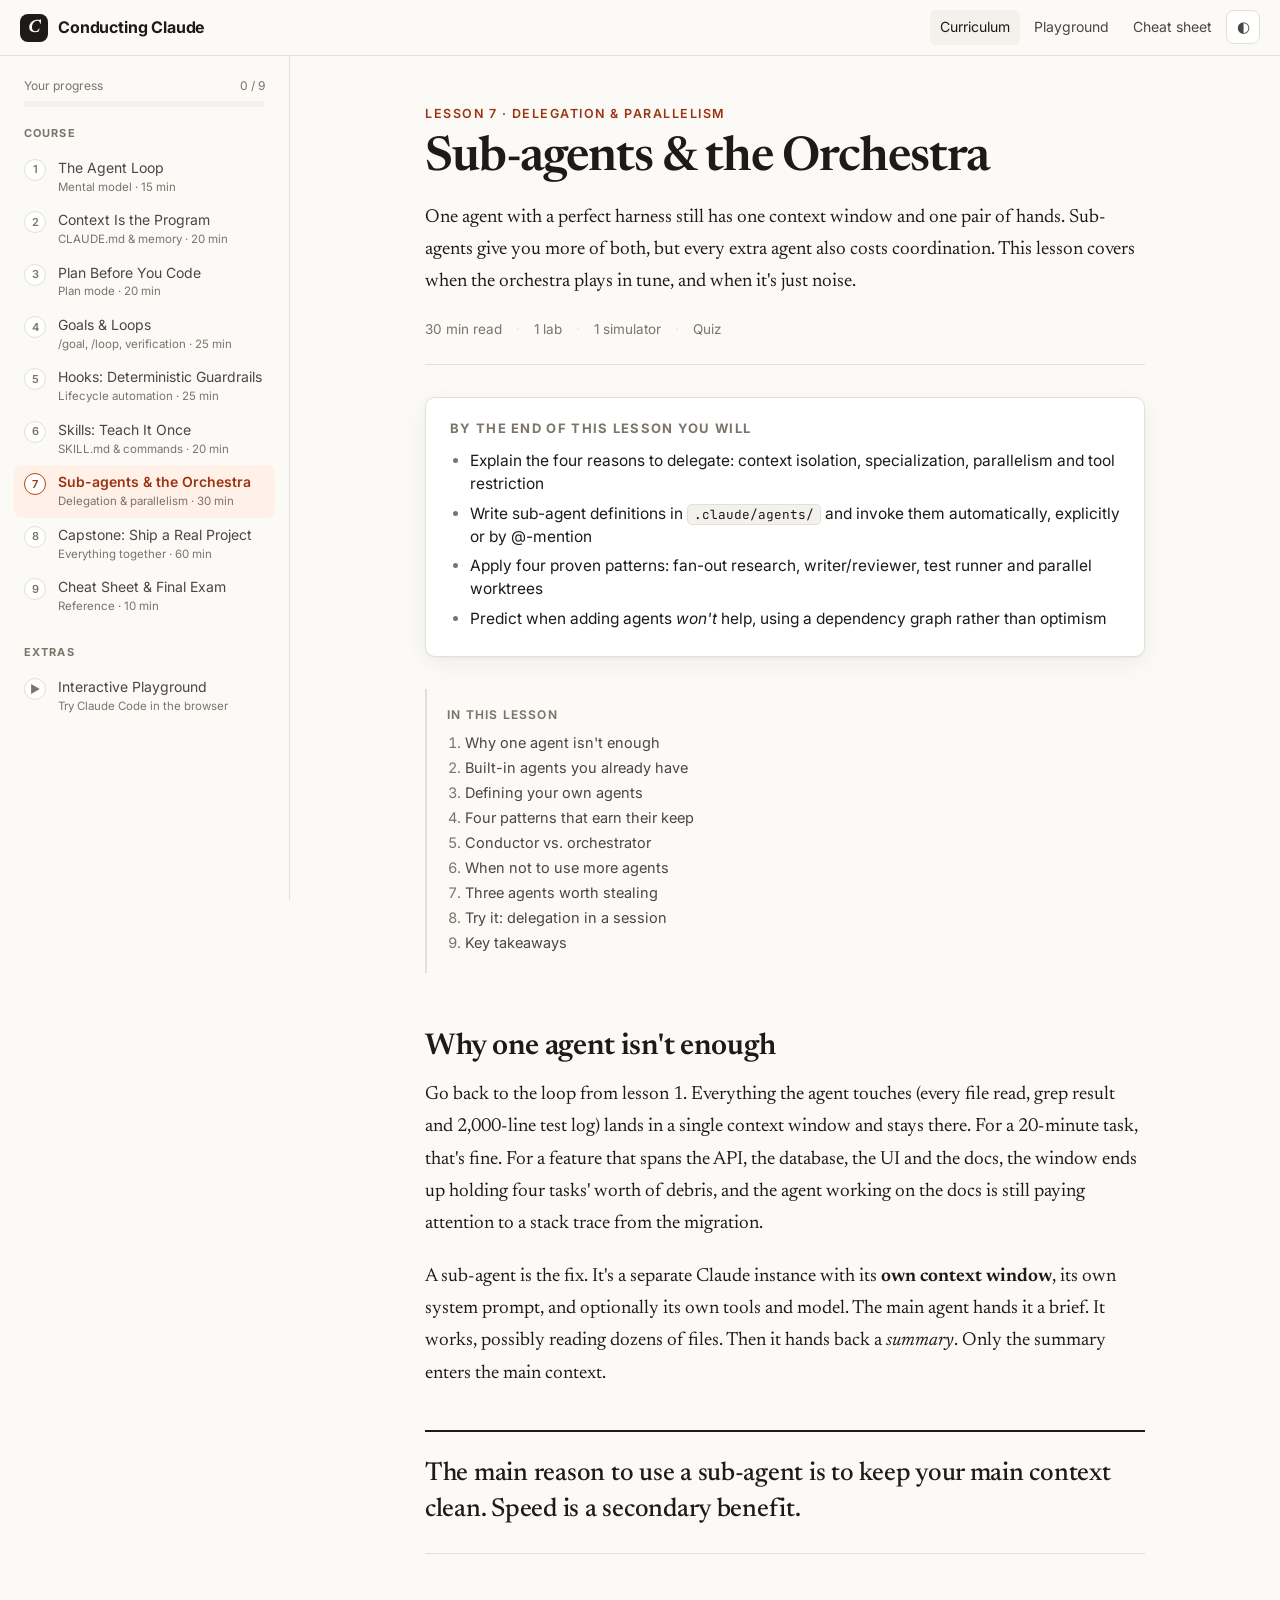
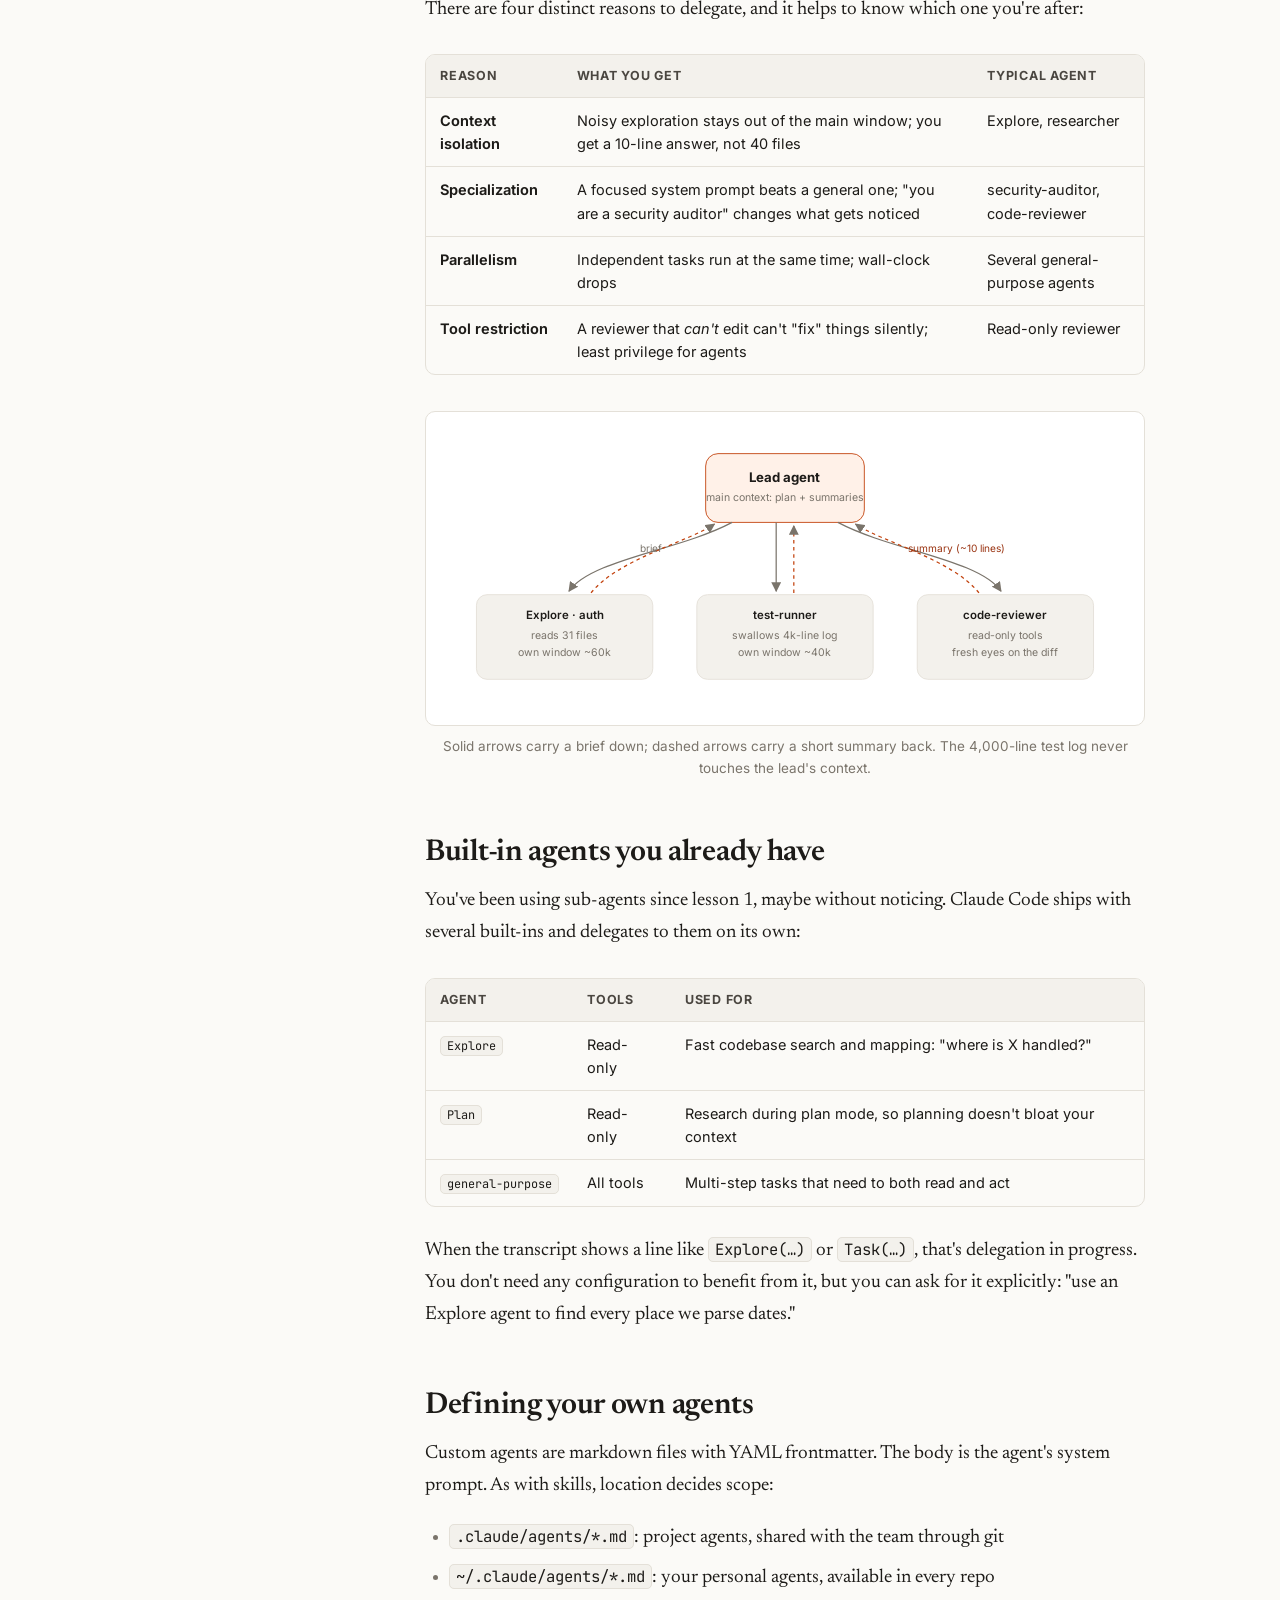
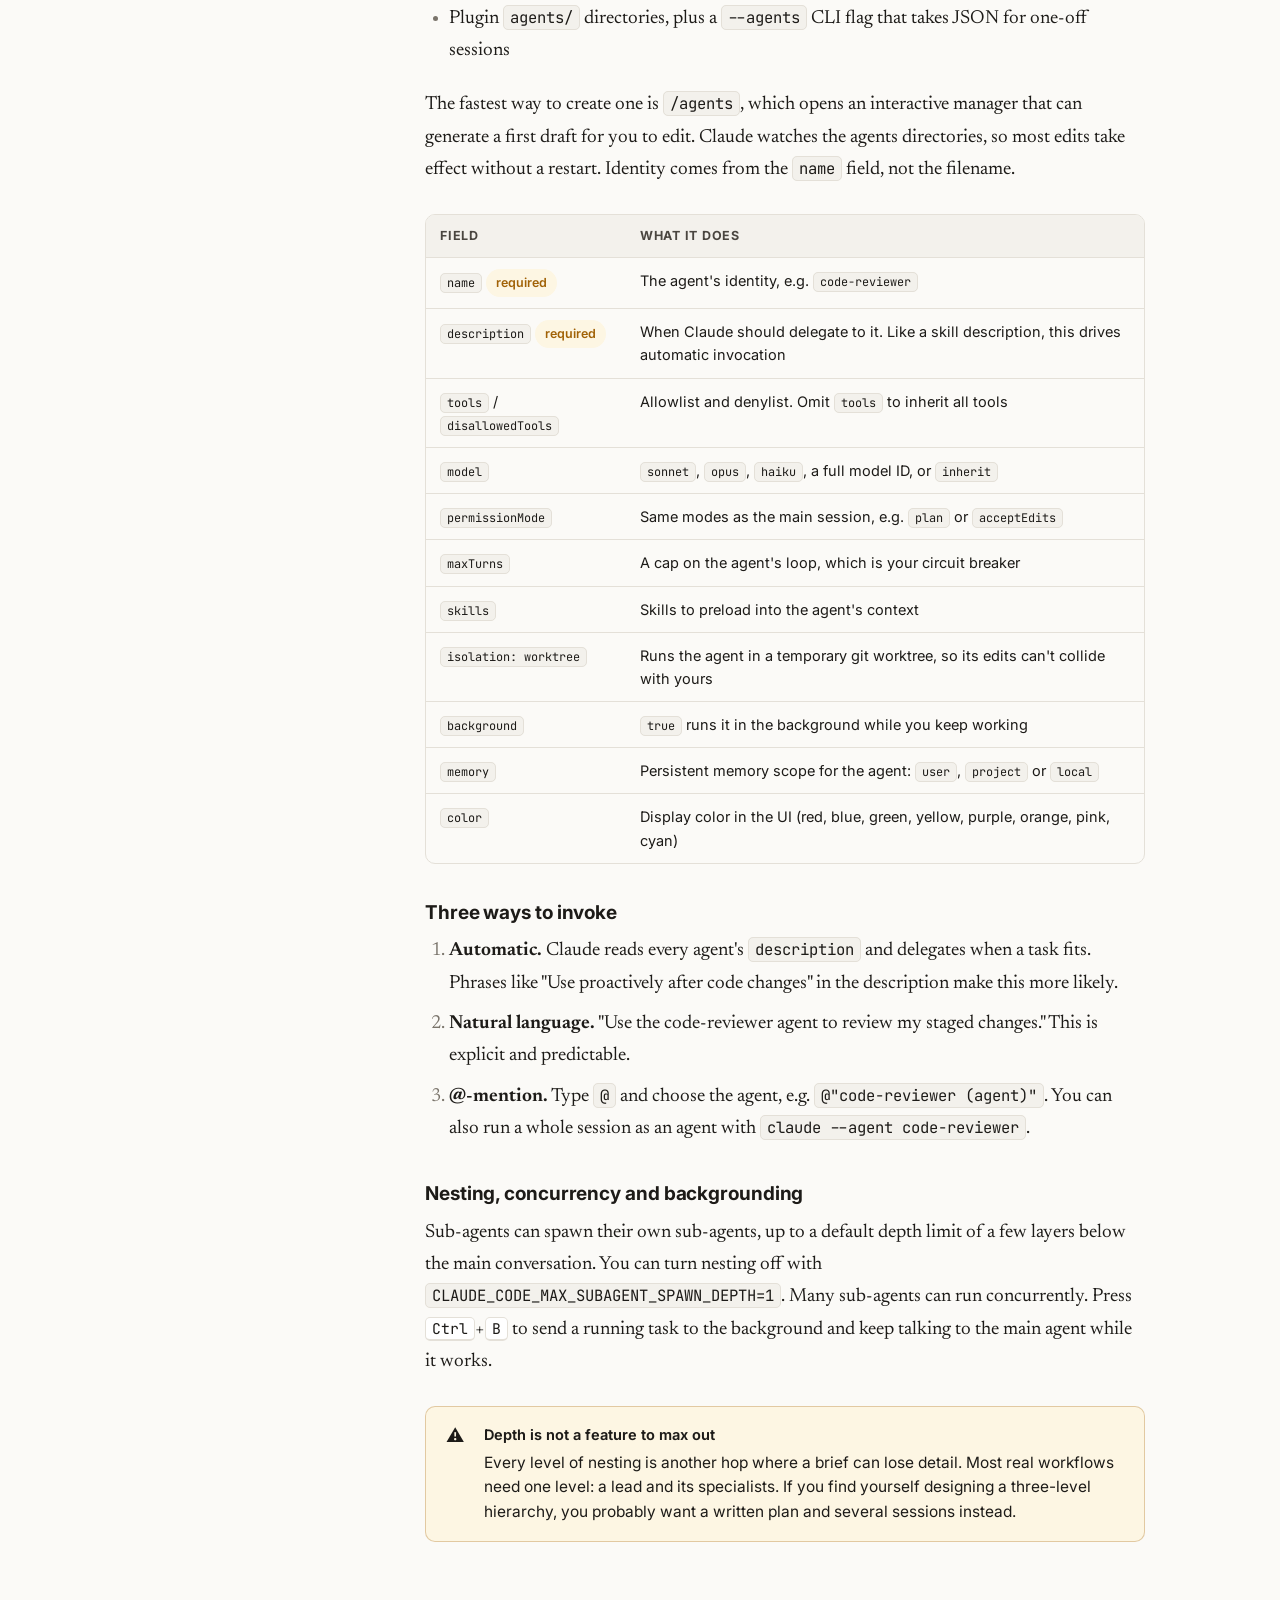
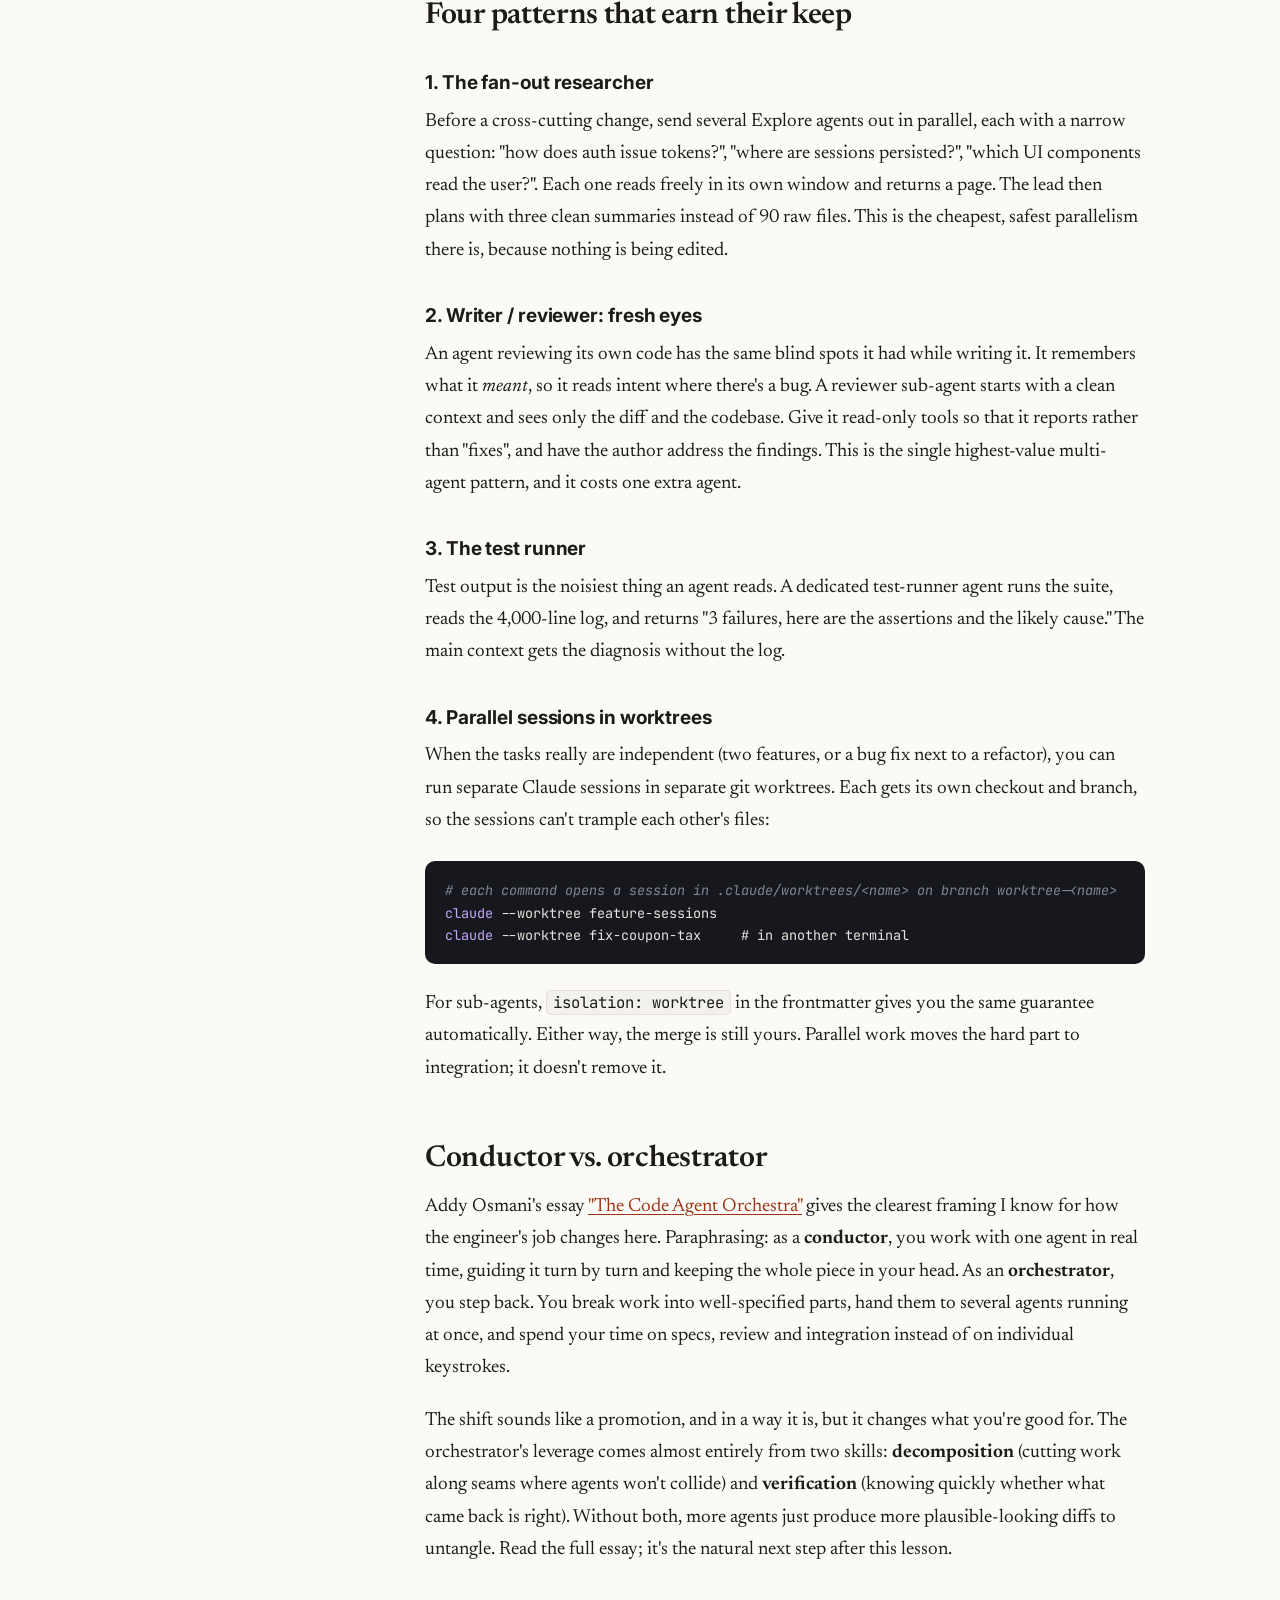
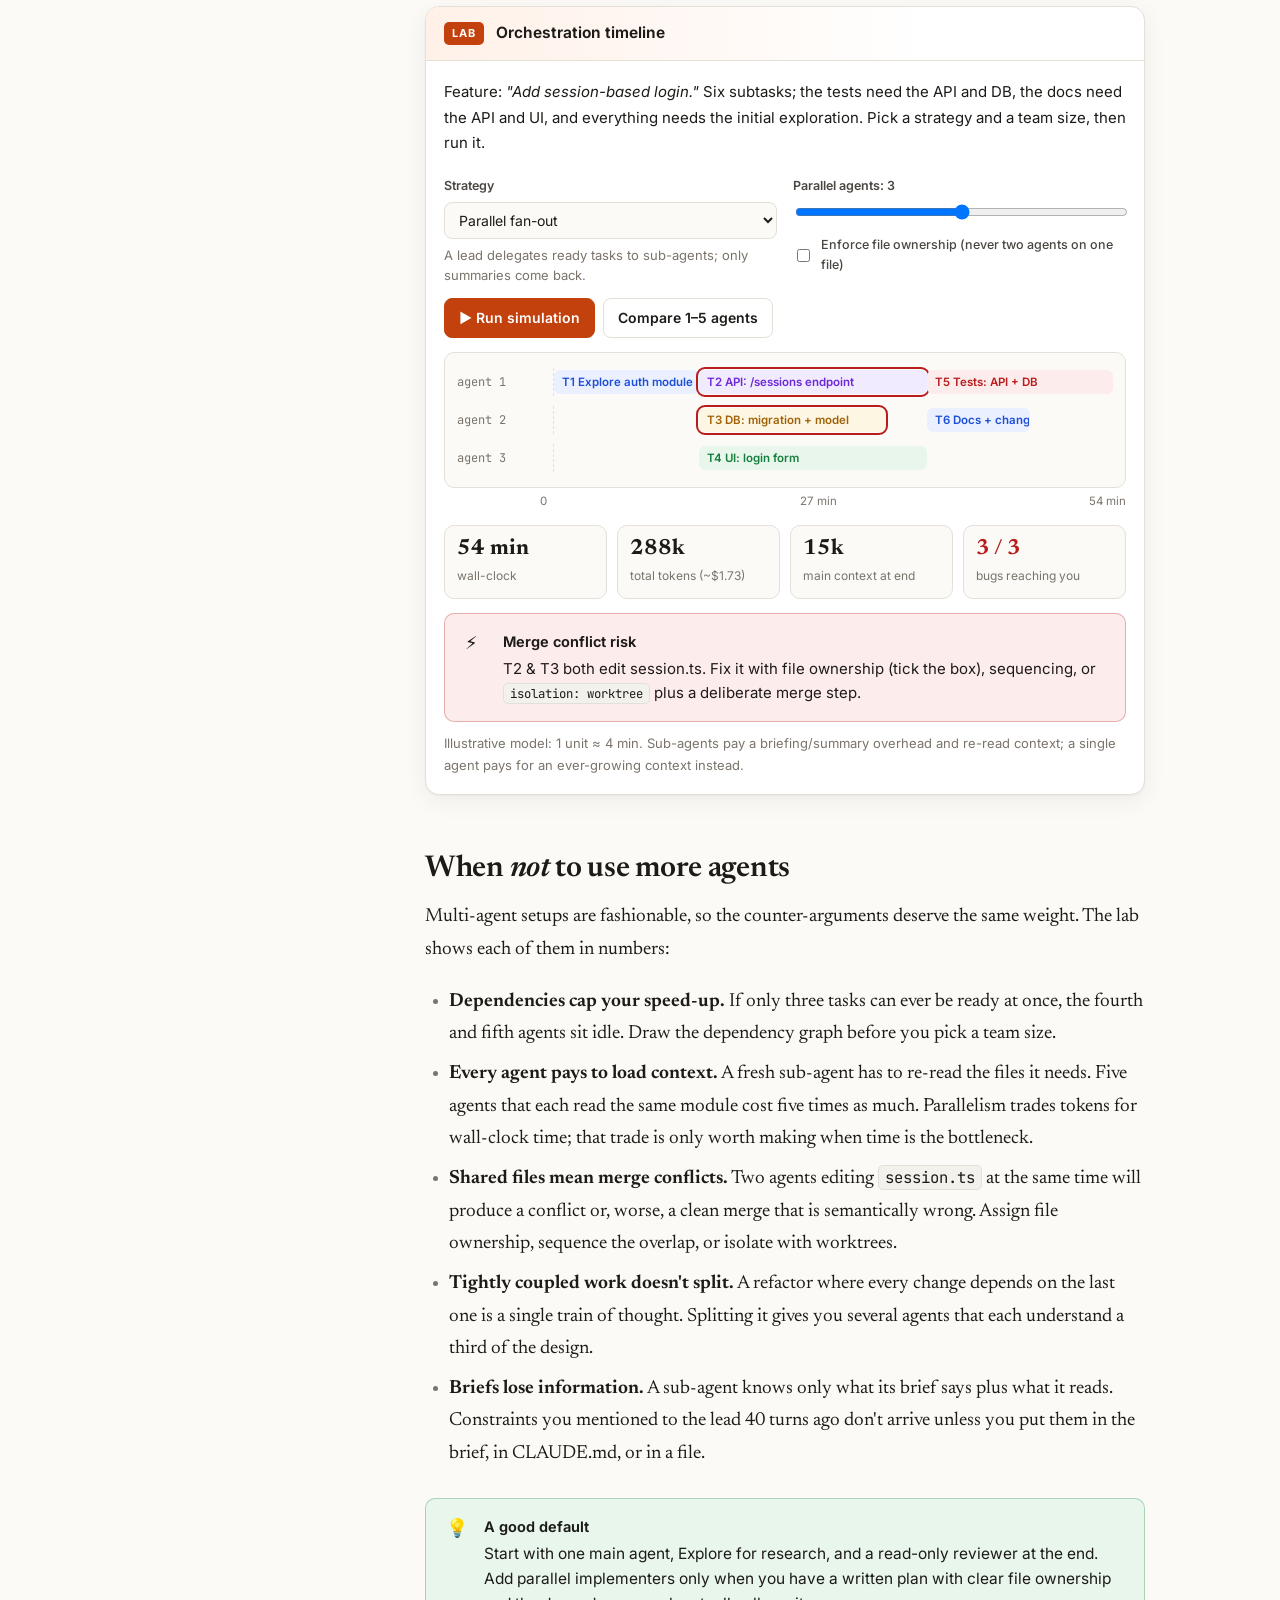
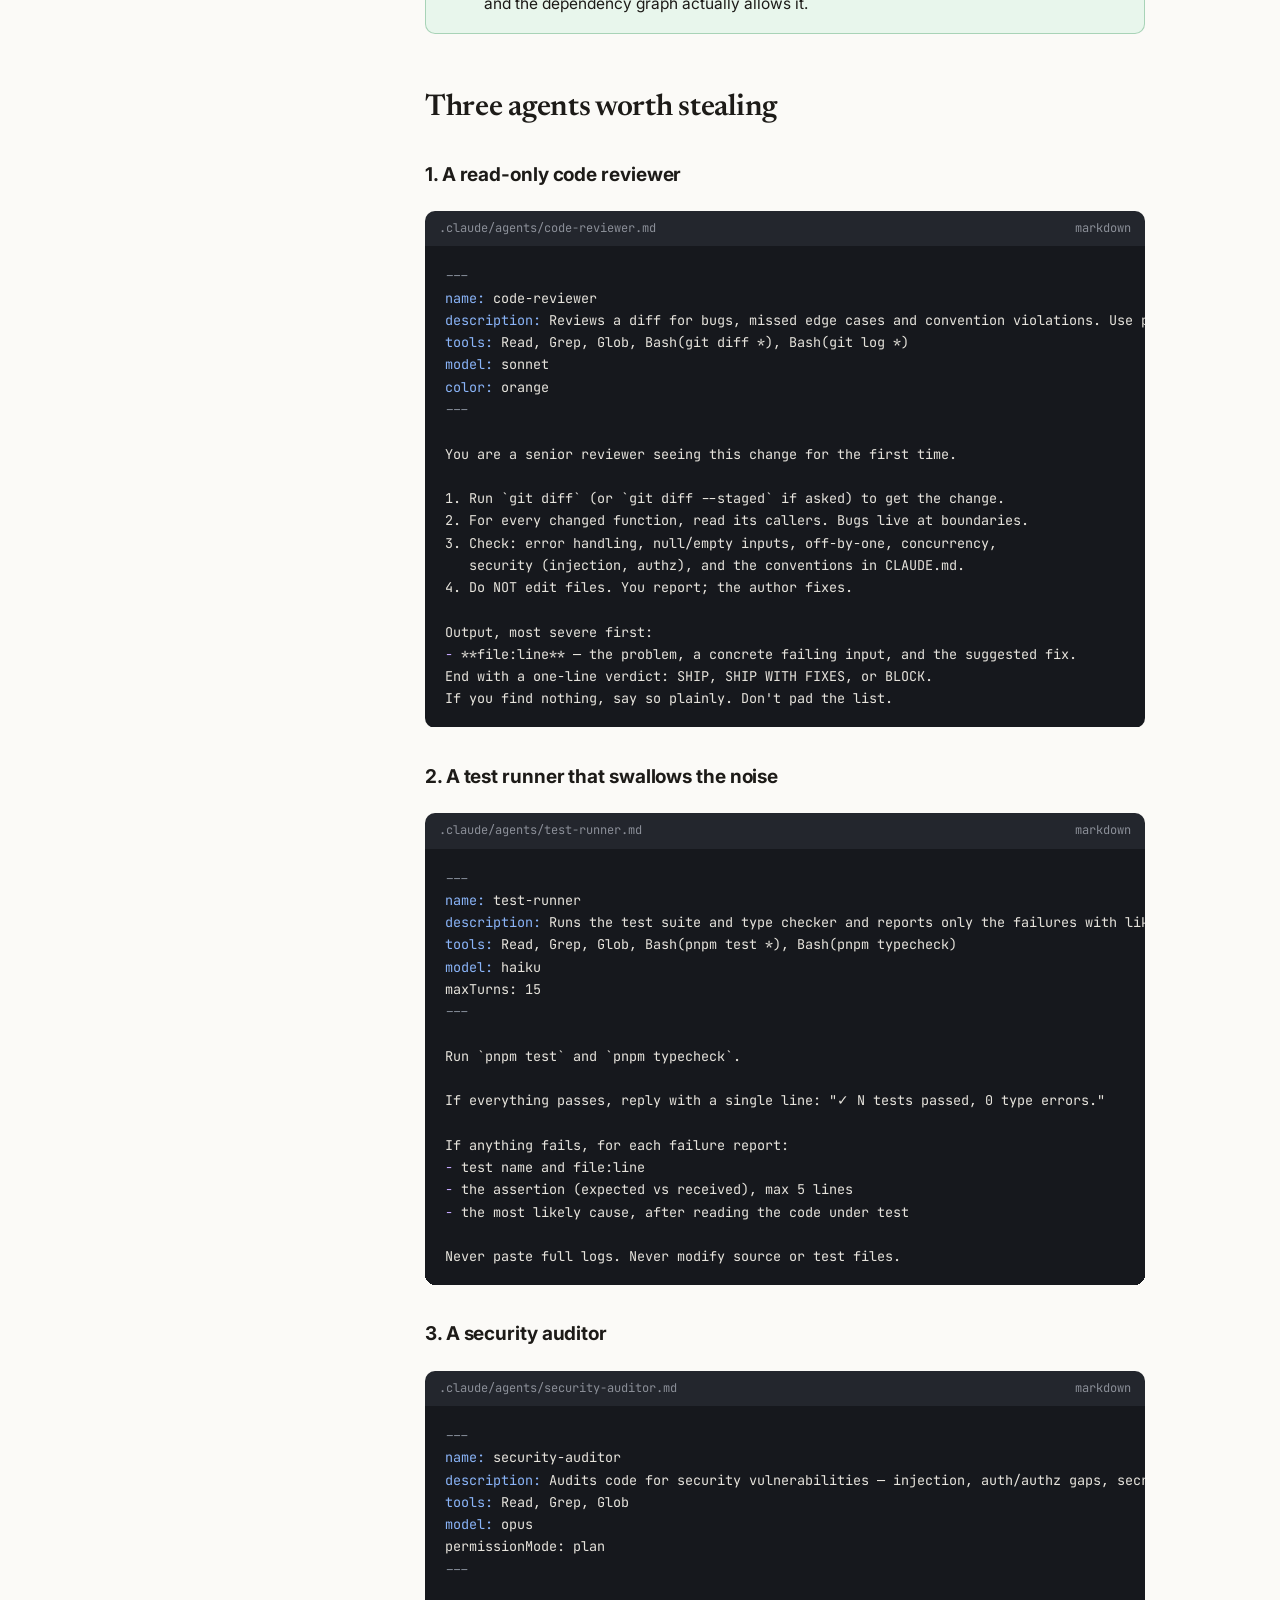
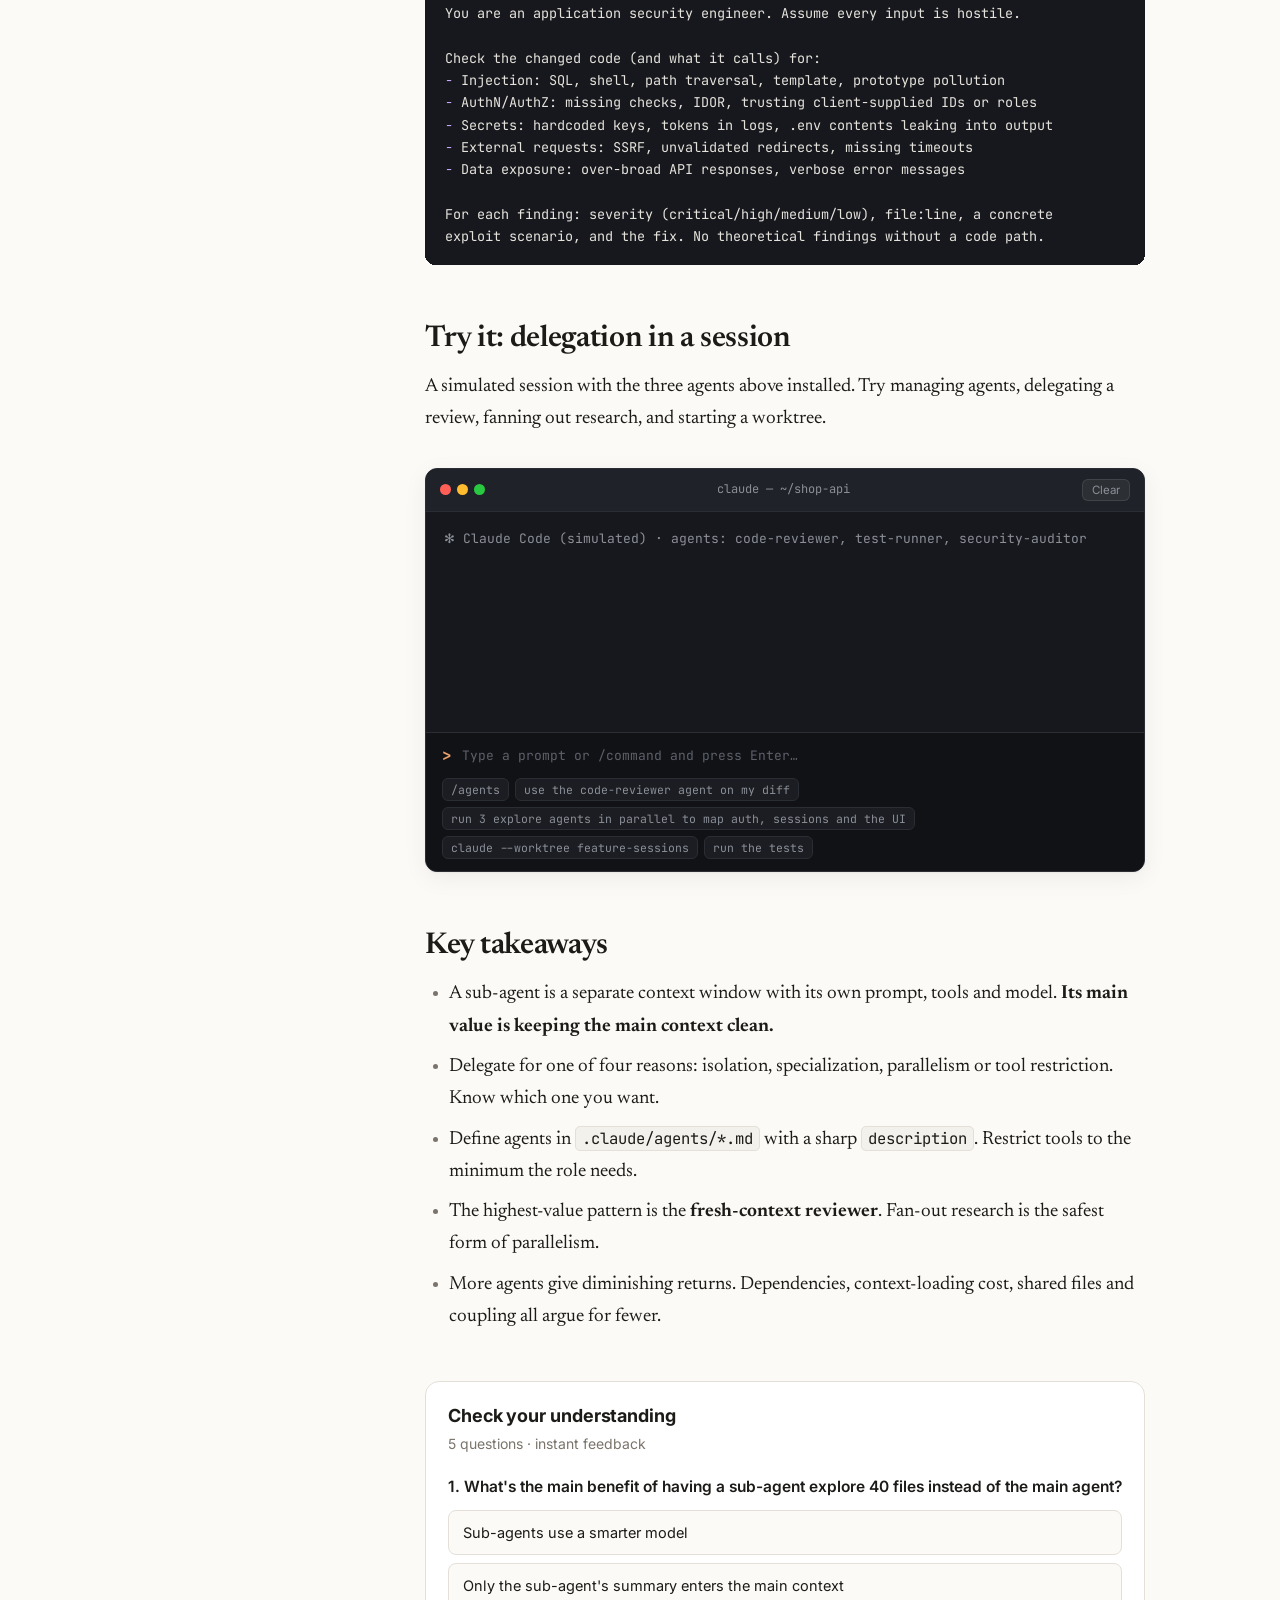
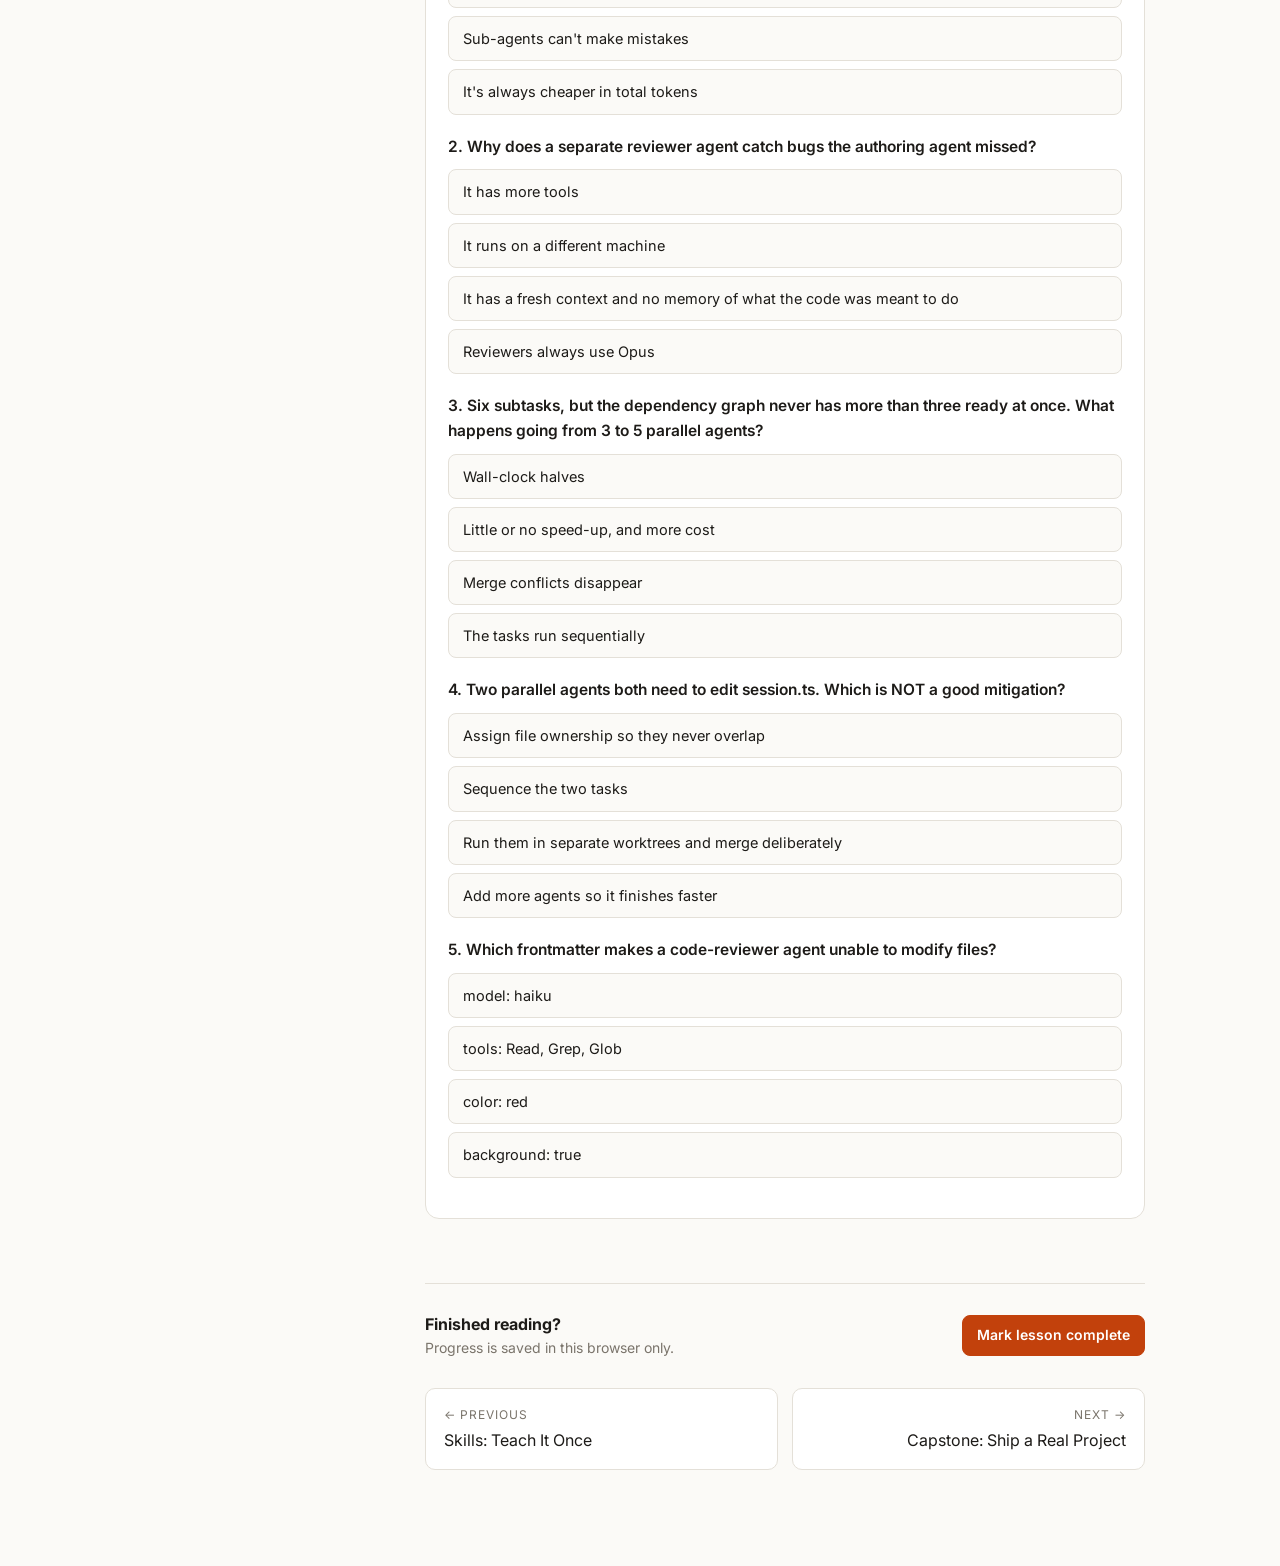
<file: lessons/07-subagents.html>
<!doctype html>
<html lang="en">
<head>
<meta charset="utf-8">
<meta name="viewport" content="width=device-width, initial-scale=1">
<title>Sub-agents &amp; the Orchestra · Conducting Claude</title>
<link rel="preconnect" href="https://fonts.googleapis.com">
<link rel="preconnect" href="https://fonts.gstatic.com" crossorigin>
<link href="https://fonts.googleapis.com/css2?family=Inter:wght@400;500;600;700&family=JetBrains+Mono:wght@400;600&family=Newsreader:ital,opsz,wght@0,6..72,400;0,6..72,500;0,6..72,600;1,6..72,400;1,6..72,500&display=swap" rel="stylesheet">
<link rel="stylesheet" href="../assets/styles.css">
</head>
<body data-root=".." data-lesson="07">
<main>
<article class="article">
  <div class="eyebrow">Lesson 7 · Delegation &amp; parallelism</div>
  <h1>Sub-agents &amp; the Orchestra</h1>
  <p class="dek">One agent with a perfect harness still has one context window and one pair of hands. Sub-agents give you more of both, but every extra agent also costs coordination. This lesson covers when the orchestra plays in tune, and when it's just noise.</p>
  <div class="byline"><span>30 min read</span><span>1 lab</span><span>1 simulator</span><span>Quiz</span></div>

  <div class="objectives">
    <h4>By the end of this lesson you will</h4>
    <ul>
      <li>Explain the four reasons to delegate: context isolation, specialization, parallelism and tool restriction</li>
      <li>Write sub-agent definitions in <code>.claude/agents/</code> and invoke them automatically, explicitly or by @-mention</li>
      <li>Apply four proven patterns: fan-out research, writer/reviewer, test runner and parallel worktrees</li>
      <li>Predict when adding agents <em>won't</em> help, using a dependency graph rather than optimism</li>
    </ul>
  </div>

  <div data-toc></div>

  <h2>Why one agent isn't enough</h2>
  <p>Go back to the loop from lesson 1. Everything the agent touches (every file read, grep result and 2,000-line test log) lands in a single context window and stays there. For a 20-minute task, that's fine. For a feature that spans the API, the database, the UI and the docs, the window ends up holding four tasks' worth of debris, and the agent working on the docs is still paying attention to a stack trace from the migration.</p>
  <p>A sub-agent is the fix. It's a separate Claude instance with its <strong>own context window</strong>, its own system prompt, and optionally its own tools and model. The main agent hands it a brief. It works, possibly reading dozens of files. Then it hands back a <em>summary</em>. Only the summary enters the main context.</p>
  <div class="pull">The main reason to use a sub-agent is to keep your main context clean. Speed is a secondary benefit.</div>
  <p>There are four distinct reasons to delegate, and it helps to know which one you're after:</p>
  <div class="table-wrap"><table>
    <thead><tr><th>Reason</th><th>What you get</th><th>Typical agent</th></tr></thead>
    <tbody>
      <tr><td><strong>Context isolation</strong></td><td>Noisy exploration stays out of the main window; you get a 10-line answer, not 40 files</td><td>Explore, researcher</td></tr>
      <tr><td><strong>Specialization</strong></td><td>A focused system prompt beats a general one; "you are a security auditor" changes what gets noticed</td><td>security-auditor, code-reviewer</td></tr>
      <tr><td><strong>Parallelism</strong></td><td>Independent tasks run at the same time; wall-clock drops</td><td>Several general-purpose agents</td></tr>
      <tr><td><strong>Tool restriction</strong></td><td>A reviewer that <em>can't</em> edit can't "fix" things silently; least privilege for agents</td><td>Read-only reviewer</td></tr>
    </tbody>
  </table></div>

  <figure>
    <div class="diagram">
      <svg viewBox="0 0 760 300" role="img" aria-label="A lead agent with a small context delegates briefs to three sub-agents, each with its own large context, and receives short summaries back">
        <defs><marker id="a7" viewBox="0 0 10 10" refX="9" refY="5" markerWidth="8" markerHeight="8" orient="auto"><path d="M0,0 L10,5 L0,10 z" style="fill:var(--ink-3)"/></marker></defs>
        <rect x="290" y="20" width="180" height="78" rx="14" class="d-accent"/>
        <text x="380" y="52" text-anchor="middle" font-weight="700" font-size="15">Lead agent</text>
        <text x="380" y="74" text-anchor="middle" class="d-muted" font-size="12">main context: plan + summaries</text>
        <g font-size="13">
          <rect x="30" y="180" width="200" height="96" rx="12" class="d-box"/><text x="130" y="208" text-anchor="middle" font-weight="600">Explore · auth</text><text x="130" y="230" text-anchor="middle" class="d-muted" font-size="12">reads 31 files</text><text x="130" y="250" text-anchor="middle" class="d-muted" font-size="12">own window ~60k</text>
          <rect x="280" y="180" width="200" height="96" rx="12" class="d-box"/><text x="380" y="208" text-anchor="middle" font-weight="600">test-runner</text><text x="380" y="230" text-anchor="middle" class="d-muted" font-size="12">swallows 4k-line log</text><text x="380" y="250" text-anchor="middle" class="d-muted" font-size="12">own window ~40k</text>
          <rect x="530" y="180" width="200" height="96" rx="12" class="d-box"/><text x="630" y="208" text-anchor="middle" font-weight="600">code-reviewer</text><text x="630" y="230" text-anchor="middle" class="d-muted" font-size="12">read-only tools</text><text x="630" y="250" text-anchor="middle" class="d-muted" font-size="12">fresh eyes on the diff</text>
        </g>
        <g class="d-line" stroke-width="1.4" marker-end="url(#a7)">
          <path d="M320 98 C 260 130, 160 140, 135 176"/><path d="M370 98 L 370 176"/><path d="M440 98 C 500 130, 600 140, 625 176"/>
        </g>
        <g stroke-width="1.4" fill="none" style="stroke:var(--accent)" stroke-dasharray="4 4" marker-end="url(#a7)">
          <path d="M160 178 C 190 140, 270 120, 300 100"/><path d="M390 178 L 390 102"/><path d="M600 178 C 570 140, 490 120, 460 100"/>
        </g>
        <text x="215" y="132" class="d-muted" font-size="11.5">brief</text>
        <text x="520" y="132" font-size="11.5" style="fill:var(--accent-ink)">summary (~10 lines)</text>
      </svg>
    </div>
    <figcaption>Solid arrows carry a brief down; dashed arrows carry a short summary back. The 4,000-line test log never touches the lead's context.</figcaption>
  </figure>

  <h2>Built-in agents you already have</h2>
  <p>You've been using sub-agents since lesson 1, maybe without noticing. Claude Code ships with several built-ins and delegates to them on its own:</p>
  <div class="table-wrap"><table>
    <thead><tr><th>Agent</th><th>Tools</th><th>Used for</th></tr></thead>
    <tbody>
      <tr><td><code>Explore</code></td><td>Read-only</td><td>Fast codebase search and mapping: "where is X handled?"</td></tr>
      <tr><td><code>Plan</code></td><td>Read-only</td><td>Research during plan mode, so planning doesn't bloat your context</td></tr>
      <tr><td><code>general-purpose</code></td><td>All tools</td><td>Multi-step tasks that need to both read and act</td></tr>
    </tbody>
  </table></div>
  <p>When the transcript shows a line like <code>Explore(…)</code> or <code>Task(…)</code>, that's delegation in progress. You don't need any configuration to benefit from it, but you can ask for it explicitly: "use an Explore agent to find every place we parse dates."</p>

  <h2>Defining your own agents</h2>
  <p>Custom agents are markdown files with YAML frontmatter. The body is the agent's system prompt. As with skills, location decides scope:</p>
  <ul>
    <li><code>.claude/agents/*.md</code>: project agents, shared with the team through git</li>
    <li><code>~/.claude/agents/*.md</code>: your personal agents, available in every repo</li>
    <li>Plugin <code>agents/</code> directories, plus a <code>--agents</code> CLI flag that takes JSON for one-off sessions</li>
  </ul>
  <p>The fastest way to create one is <code>/agents</code>, which opens an interactive manager that can generate a first draft for you to edit. Claude watches the agents directories, so most edits take effect without a restart. Identity comes from the <code>name</code> field, not the filename.</p>

  <div class="table-wrap"><table>
    <thead><tr><th>Field</th><th>What it does</th></tr></thead>
    <tbody>
      <tr><td><code>name</code> <span class="chip warn">required</span></td><td>The agent's identity, e.g. <code>code-reviewer</code></td></tr>
      <tr><td><code>description</code> <span class="chip warn">required</span></td><td>When Claude should delegate to it. Like a skill description, this drives automatic invocation</td></tr>
      <tr><td><code>tools</code> / <code>disallowedTools</code></td><td>Allowlist and denylist. Omit <code>tools</code> to inherit all tools</td></tr>
      <tr><td><code>model</code></td><td><code>sonnet</code>, <code>opus</code>, <code>haiku</code>, a full model ID, or <code>inherit</code></td></tr>
      <tr><td><code>permissionMode</code></td><td>Same modes as the main session, e.g. <code>plan</code> or <code>acceptEdits</code></td></tr>
      <tr><td><code>maxTurns</code></td><td>A cap on the agent's loop, which is your circuit breaker</td></tr>
      <tr><td><code>skills</code></td><td>Skills to preload into the agent's context</td></tr>
      <tr><td><code>isolation: worktree</code></td><td>Runs the agent in a temporary git worktree, so its edits can't collide with yours</td></tr>
      <tr><td><code>background</code></td><td><code>true</code> runs it in the background while you keep working</td></tr>
      <tr><td><code>memory</code></td><td>Persistent memory scope for the agent: <code>user</code>, <code>project</code> or <code>local</code></td></tr>
      <tr><td><code>color</code></td><td>Display color in the UI (red, blue, green, yellow, purple, orange, pink, cyan)</td></tr>
    </tbody>
  </table></div>

  <h3>Three ways to invoke</h3>
  <ol>
    <li><strong>Automatic.</strong> Claude reads every agent's <code>description</code> and delegates when a task fits. Phrases like "Use proactively after code changes" in the description make this more likely.</li>
    <li><strong>Natural language.</strong> "Use the code-reviewer agent to review my staged changes." This is explicit and predictable.</li>
    <li><strong>@-mention.</strong> Type <code>@</code> and choose the agent, e.g. <code>@"code-reviewer (agent)"</code>. You can also run a whole session as an agent with <code>claude --agent code-reviewer</code>.</li>
  </ol>

  <h3>Nesting, concurrency and backgrounding</h3>
  <p>Sub-agents can spawn their own sub-agents, up to a default depth limit of a few layers below the main conversation. You can turn nesting off with <code>CLAUDE_CODE_MAX_SUBAGENT_SPAWN_DEPTH=1</code>. Many sub-agents can run concurrently. Press <kbd>Ctrl</kbd>+<kbd>B</kbd> to send a running task to the background and keep talking to the main agent while it works.</p>
  <div class="callout warn"><div class="callout-icon">⚠</div><div><div class="callout-title">Depth is not a feature to max out</div><p>Every level of nesting is another hop where a brief can lose detail. Most real workflows need one level: a lead and its specialists. If you find yourself designing a three-level hierarchy, you probably want a written plan and several sessions instead.</p></div></div>

  <h2>Four patterns that earn their keep</h2>

  <h3>1. The fan-out researcher</h3>
  <p>Before a cross-cutting change, send several Explore agents out in parallel, each with a narrow question: "how does auth issue tokens?", "where are sessions persisted?", "which UI components read the user?". Each one reads freely in its own window and returns a page. The lead then plans with three clean summaries instead of 90 raw files. This is the cheapest, safest parallelism there is, because nothing is being edited.</p>

  <h3>2. Writer / reviewer: fresh eyes</h3>
  <p>An agent reviewing its own code has the same blind spots it had while writing it. It remembers what it <em>meant</em>, so it reads intent where there's a bug. A reviewer sub-agent starts with a clean context and sees only the diff and the codebase. Give it read-only tools so that it reports rather than "fixes", and have the author address the findings. This is the single highest-value multi-agent pattern, and it costs one extra agent.</p>

  <h3>3. The test runner</h3>
  <p>Test output is the noisiest thing an agent reads. A dedicated test-runner agent runs the suite, reads the 4,000-line log, and returns "3 failures, here are the assertions and the likely cause." The main context gets the diagnosis without the log.</p>

  <h3>4. Parallel sessions in worktrees</h3>
  <p>When the tasks really are independent (two features, or a bug fix next to a refactor), you can run separate Claude sessions in separate git worktrees. Each gets its own checkout and branch, so the sessions can't trample each other's files:</p>
<pre><code class="lang-bash"># each command opens a session in .claude/worktrees/&lt;name&gt; on branch worktree-&lt;name&gt;
claude --worktree feature-sessions
claude --worktree fix-coupon-tax     # in another terminal
</code></pre>
  <p>For sub-agents, <code>isolation: worktree</code> in the frontmatter gives you the same guarantee automatically. Either way, the merge is still yours. Parallel work moves the hard part to integration; it doesn't remove it.</p>

  <h2>Conductor vs. orchestrator</h2>
  <p>Addy Osmani's essay <a href="https://addyosmani.com/blog/code-agent-orchestra/" target="_blank" rel="noopener">"The Code Agent Orchestra"</a> gives the clearest framing I know for how the engineer's job changes here. Paraphrasing: as a <strong>conductor</strong>, you work with one agent in real time, guiding it turn by turn and keeping the whole piece in your head. As an <strong>orchestrator</strong>, you step back. You break work into well-specified parts, hand them to several agents running at once, and spend your time on specs, review and integration instead of on individual keystrokes.</p>
  <p>The shift sounds like a promotion, and in a way it is, but it changes what you're good for. The orchestrator's leverage comes almost entirely from two skills: <strong>decomposition</strong> (cutting work along seams where agents won't collide) and <strong>verification</strong> (knowing quickly whether what came back is right). Without both, more agents just produce more plausible-looking diffs to untangle. Read the full essay; it's the natural next step after this lesson.</p>

  <div data-widget="orchestra"></div>

  <h2>When <em>not</em> to use more agents</h2>
  <p>Multi-agent setups are fashionable, so the counter-arguments deserve the same weight. The lab shows each of them in numbers:</p>
  <ul>
    <li><strong>Dependencies cap your speed-up.</strong> If only three tasks can ever be ready at once, the fourth and fifth agents sit idle. Draw the dependency graph before you pick a team size.</li>
    <li><strong>Every agent pays to load context.</strong> A fresh sub-agent has to re-read the files it needs. Five agents that each read the same module cost five times as much. Parallelism trades tokens for wall-clock time; that trade is only worth making when time is the bottleneck.</li>
    <li><strong>Shared files mean merge conflicts.</strong> Two agents editing <code>session.ts</code> at the same time will produce a conflict or, worse, a clean merge that is semantically wrong. Assign file ownership, sequence the overlap, or isolate with worktrees.</li>
    <li><strong>Tightly coupled work doesn't split.</strong> A refactor where every change depends on the last one is a single train of thought. Splitting it gives you several agents that each understand a third of the design.</li>
    <li><strong>Briefs lose information.</strong> A sub-agent knows only what its brief says plus what it reads. Constraints you mentioned to the lead 40 turns ago don't arrive unless you put them in the brief, in CLAUDE.md, or in a file.</li>
  </ul>
  <div class="callout tip"><div class="callout-icon">💡</div><div><div class="callout-title">A good default</div><p>Start with one main agent, Explore for research, and a read-only reviewer at the end. Add parallel implementers only when you have a written plan with clear file ownership and the dependency graph actually allows it.</p></div></div>

  <h2>Three agents worth stealing</h2>

  <h3>1. A read-only code reviewer</h3>
  <div class="code-file"><span>.claude/agents/code-reviewer.md</span><span>markdown</span></div>
<pre><code class="lang-md">---
name: code-reviewer
description: Reviews a diff for bugs, missed edge cases and convention violations. Use proactively after implementing a feature or before committing.
tools: Read, Grep, Glob, Bash(git diff *), Bash(git log *)
model: sonnet
color: orange
---

You are a senior reviewer seeing this change for the first time.

1. Run `git diff` (or `git diff --staged` if asked) to get the change.
2. For every changed function, read its callers. Bugs live at boundaries.
3. Check: error handling, null/empty inputs, off-by-one, concurrency,
   security (injection, authz), and the conventions in CLAUDE.md.
4. Do NOT edit files. You report; the author fixes.

Output, most severe first:
- **file:line** — the problem, a concrete failing input, and the suggested fix.
End with a one-line verdict: SHIP, SHIP WITH FIXES, or BLOCK.
If you find nothing, say so plainly. Don't pad the list.
</code></pre>

  <h3>2. A test runner that swallows the noise</h3>
  <div class="code-file"><span>.claude/agents/test-runner.md</span><span>markdown</span></div>
<pre><code class="lang-md">---
name: test-runner
description: Runs the test suite and type checker and reports only the failures with likely causes. Use after code changes or when asked to run tests.
tools: Read, Grep, Glob, Bash(pnpm test *), Bash(pnpm typecheck)
model: haiku
maxTurns: 15
---

Run `pnpm test` and `pnpm typecheck`.

If everything passes, reply with a single line: "✓ N tests passed, 0 type errors."

If anything fails, for each failure report:
- test name and file:line
- the assertion (expected vs received), max 5 lines
- the most likely cause, after reading the code under test

Never paste full logs. Never modify source or test files.
</code></pre>

  <h3>3. A security auditor</h3>
  <div class="code-file"><span>.claude/agents/security-auditor.md</span><span>markdown</span></div>
<pre><code class="lang-md">---
name: security-auditor
description: Audits code for security vulnerabilities — injection, auth/authz gaps, secrets, unsafe deserialization, SSRF. Use when changes touch auth, user input, file paths, external requests or secrets.
tools: Read, Grep, Glob
model: opus
permissionMode: plan
---

You are an application security engineer. Assume every input is hostile.

Check the changed code (and what it calls) for:
- Injection: SQL, shell, path traversal, template, prototype pollution
- AuthN/AuthZ: missing checks, IDOR, trusting client-supplied IDs or roles
- Secrets: hardcoded keys, tokens in logs, .env contents leaking into output
- External requests: SSRF, unvalidated redirects, missing timeouts
- Data exposure: over-broad API responses, verbose error messages

For each finding: severity (critical/high/medium/low), file:line, a concrete
exploit scenario, and the fix. No theoretical findings without a code path.
</code></pre>

  <h2>Try it: delegation in a session</h2>
  <p>A simulated session with the three agents above installed. Try managing agents, delegating a review, fanning out research, and starting a worktree.</p>
  <div id="term-agents"></div>

  <h2>Key takeaways</h2>
  <ul>
    <li>A sub-agent is a separate context window with its own prompt, tools and model. <strong>Its main value is keeping the main context clean.</strong></li>
    <li>Delegate for one of four reasons: isolation, specialization, parallelism or tool restriction. Know which one you want.</li>
    <li>Define agents in <code>.claude/agents/*.md</code> with a sharp <code>description</code>. Restrict tools to the minimum the role needs.</li>
    <li>The highest-value pattern is the <strong>fresh-context reviewer</strong>. Fan-out research is the safest form of parallelism.</li>
    <li>More agents give diminishing returns. Dependencies, context-loading cost, shared files and coupling all argue for fewer.</li>
  </ul>

  <div id="quiz"></div>
</article>
</main>

<script src="../assets/app.js"></script>
<script src="../assets/widgets/orchestra.js"></script>
<script>
TUTOR.ready(function () {
  TUTOR.terminal("#term-agents", {
    title: "claude — ~/shop-api",
    hints: ["/agents", "use the code-reviewer agent on my diff", "run 3 explore agents in parallel to map auth, sessions and the UI", "claude --worktree feature-sessions", "run the tests"],
    banner: [
      ["sys", "✻ Claude Code (simulated) · agents: code-reviewer, test-runner, security-auditor", 80]
    ],
    commands: [
      { match: "/agents", steps: [
        ["sys", "Agents"],
        ["sys", "  Project (.claude/agents)"],
        ["sys", "    code-reviewer      sonnet · Read, Grep, Glob, Bash(git diff *)…"],
        ["sys", "    test-runner        haiku  · Read, Grep, Glob, Bash(pnpm test *)…"],
        ["sys", "    security-auditor   opus   · Read, Grep, Glob · plan mode"],
        ["sys", "  Built-in"],
        ["sys", "    Explore · Plan · general-purpose"],
        ["sys", "  ❯ Create new agent…   (generate a draft with Claude, then edit)"]
      ]},
      { match: /review/i, steps: [
        ["agent", "⏺ code-reviewer (sonnet) — fresh context, read-only"],
        ["tool", "Bash(git diff)"], ["toolout", "4 files changed, +186 −22"],
        ["tool", "Read(src/services/session.ts)"], ["tool", "Grep(\"createSession\")"], ["toolout", "3 callers"],
        ["toolout", "done · 19 tool uses · 41k tokens in its own window"],
        ["claude", "Review summary from code-reviewer:\n  1. src/services/session.ts:58 — expired sessions are never deleted; `expiresAt < now` check is inverted. Input: any session older than 1h stays valid.\n  2. src/routes/sessions.ts:22 — missing zod validation on `deviceName` (unbounded string).\n  Verdict: SHIP WITH FIXES."],
        ["sys", "  (only this summary — not the 41k tokens of reading — entered the main context)"]
      ]},
      { match: /parallel|fan.?out|explore agents/i, steps: [
        ["agent", "⏺ Explore ×3 running in parallel"],
        ["agent", "  ├─ Explore: how does auth issue and verify tokens?"],
        ["agent", "  ├─ Explore: where are sessions persisted?"],
        ["agent", "  └─ Explore: which UI components read the current user?"],
        ["toolout", "auth ✓ (14 files) · sessions ✓ (9 files) · UI ✓ (17 files)"],
        ["claude", "Map:\n  • Auth: JWT signed in src/auth/token.ts; verified by middleware/auth.ts.\n  • Sessions: none yet. Refresh tokens live in the users table (prisma/schema.prisma:41).\n  • UI: useCurrentUser() in 6 components; Login.tsx posts to /api/v1/login.\nSuggested seams: DB model → API → UI, with tests after the API and DB parts. Want a plan?"]
      ]},
      { match: /worktree/i, steps: [
        ["sys", "$ claude --worktree feature-sessions"],
        ["tool", "git worktree add .claude/worktrees/feature-sessions -b worktree-feature-sessions"],
        ["toolout", "Preparing worktree (new branch 'worktree-feature-sessions')"],
        ["ok", "New session in .claude/worktrees/feature-sessions — edits here can't collide with your main checkout."],
        ["sys", "  Tip: run another `claude --worktree <name>` in a second terminal for a parallel task."]
      ]},
      { match: /test/i, steps: [
        ["agent", "⏺ test-runner (haiku)"],
        ["tool", "Bash(pnpm test)"], ["toolout", "4,212 lines of output (kept in the sub-agent's context)"],
        ["tool", "Bash(pnpm typecheck)"],
        ["claude", "test-runner: 2 failures.\n  • session.test.ts:31 — expected session to be expired, received valid. Likely cause: inverted comparison in session.ts:58.\n  • 0 type errors."]
      ]},
      { match: /security|audit/i, steps: [
        ["agent", "⏺ security-auditor (opus) — plan mode, read-only"],
        ["tool", "Grep(\"req\\.(body|query|params)\")"], ["tool", "Read(src/routes/sessions.ts)"],
        ["claude", "1 high: DELETE /sessions/:id doesn't check that the session belongs to the caller (IDOR). Exploit: any logged-in user can revoke another user's sessions by ID. Fix: scope the query by req.user.id."]
      ]}
    ],
    fallback: function () {
      return [
        ["claude", "(simulated) I'd handle this in the main context. Try /agents, asking for a review, running tests, fanning out explore agents, or a worktree."]
      ];
    }
  });

  TUTOR.quiz("#quiz", { questions: [
    { q: "What's the main benefit of having a sub-agent explore 40 files instead of the main agent?",
      options: ["Sub-agents use a smarter model", "Only the sub-agent's summary enters the main context", "Sub-agents can't make mistakes", "It's always cheaper in total tokens"],
      answer: 1, why: "Context isolation. The reading happens in a separate window, and the lead gets a short summary. Total tokens may well go up." },
    { q: "Why does a separate reviewer agent catch bugs the authoring agent missed?",
      options: ["It has more tools", "It runs on a different machine", "It has a fresh context and no memory of what the code was meant to do", "Reviewers always use Opus"],
      answer: 2, why: "The author reads intent into its own code. A clean context sees only what's actually there." },
    { q: "Six subtasks, but the dependency graph never has more than three ready at once. What happens going from 3 to 5 parallel agents?",
      options: ["Wall-clock halves", "Little or no speed-up, and more cost", "Merge conflicts disappear", "The tasks run sequentially"],
      answer: 1, why: "Dependencies cap parallelism. Extra agents sit idle, and each spawned agent still pays to load its context." },
    { q: "Two parallel agents both need to edit session.ts. Which is NOT a good mitigation?",
      options: ["Assign file ownership so they never overlap", "Sequence the two tasks", "Run them in separate worktrees and merge deliberately", "Add more agents so it finishes faster"],
      answer: 3, why: "More agents increase collision risk. Ownership, sequencing or worktree isolation address it." },
    { q: "Which frontmatter makes a code-reviewer agent unable to modify files?",
      options: ["model: haiku", "tools: Read, Grep, Glob", "color: red", "background: true"],
      answer: 1, why: "A tools allowlist without Edit or Write (and without broad Bash) gives the role least privilege. A reviewer should report, not fix." }
  ]});
});
</script>
</body>
</html>
</file>
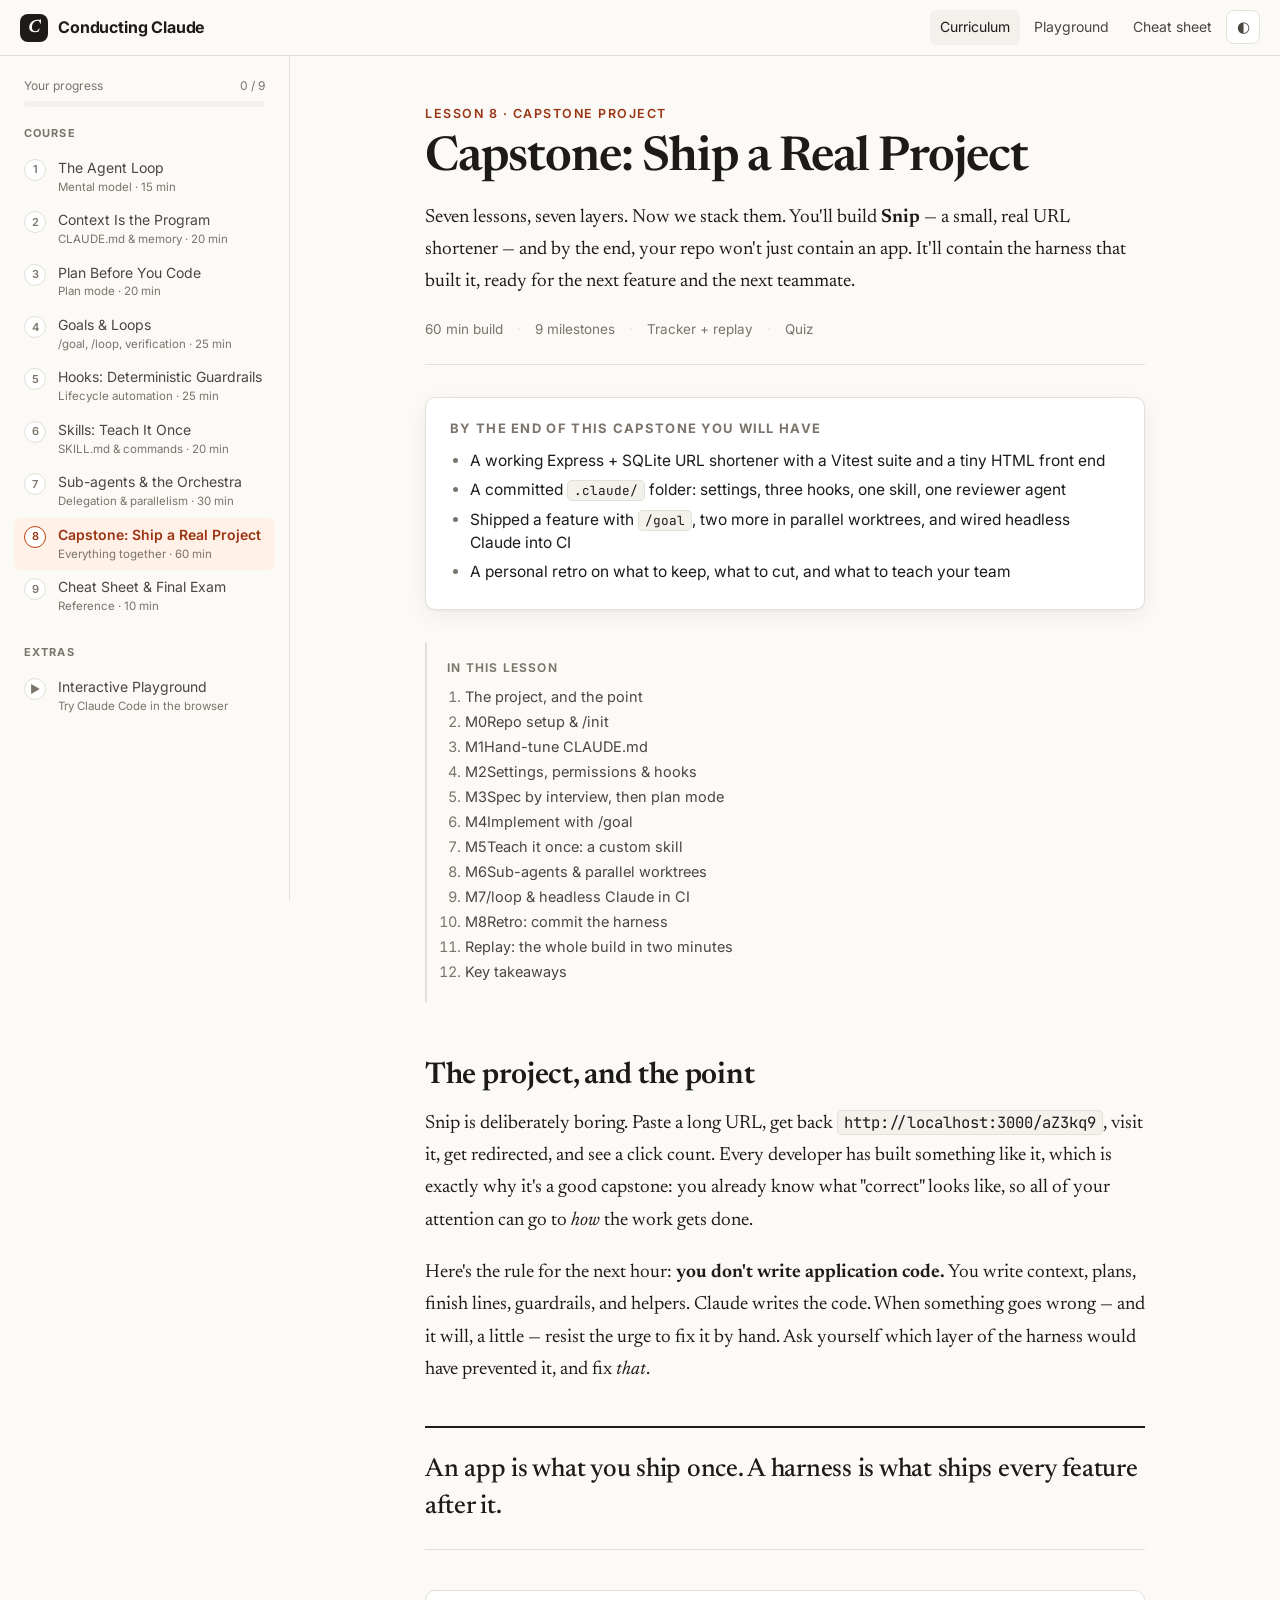
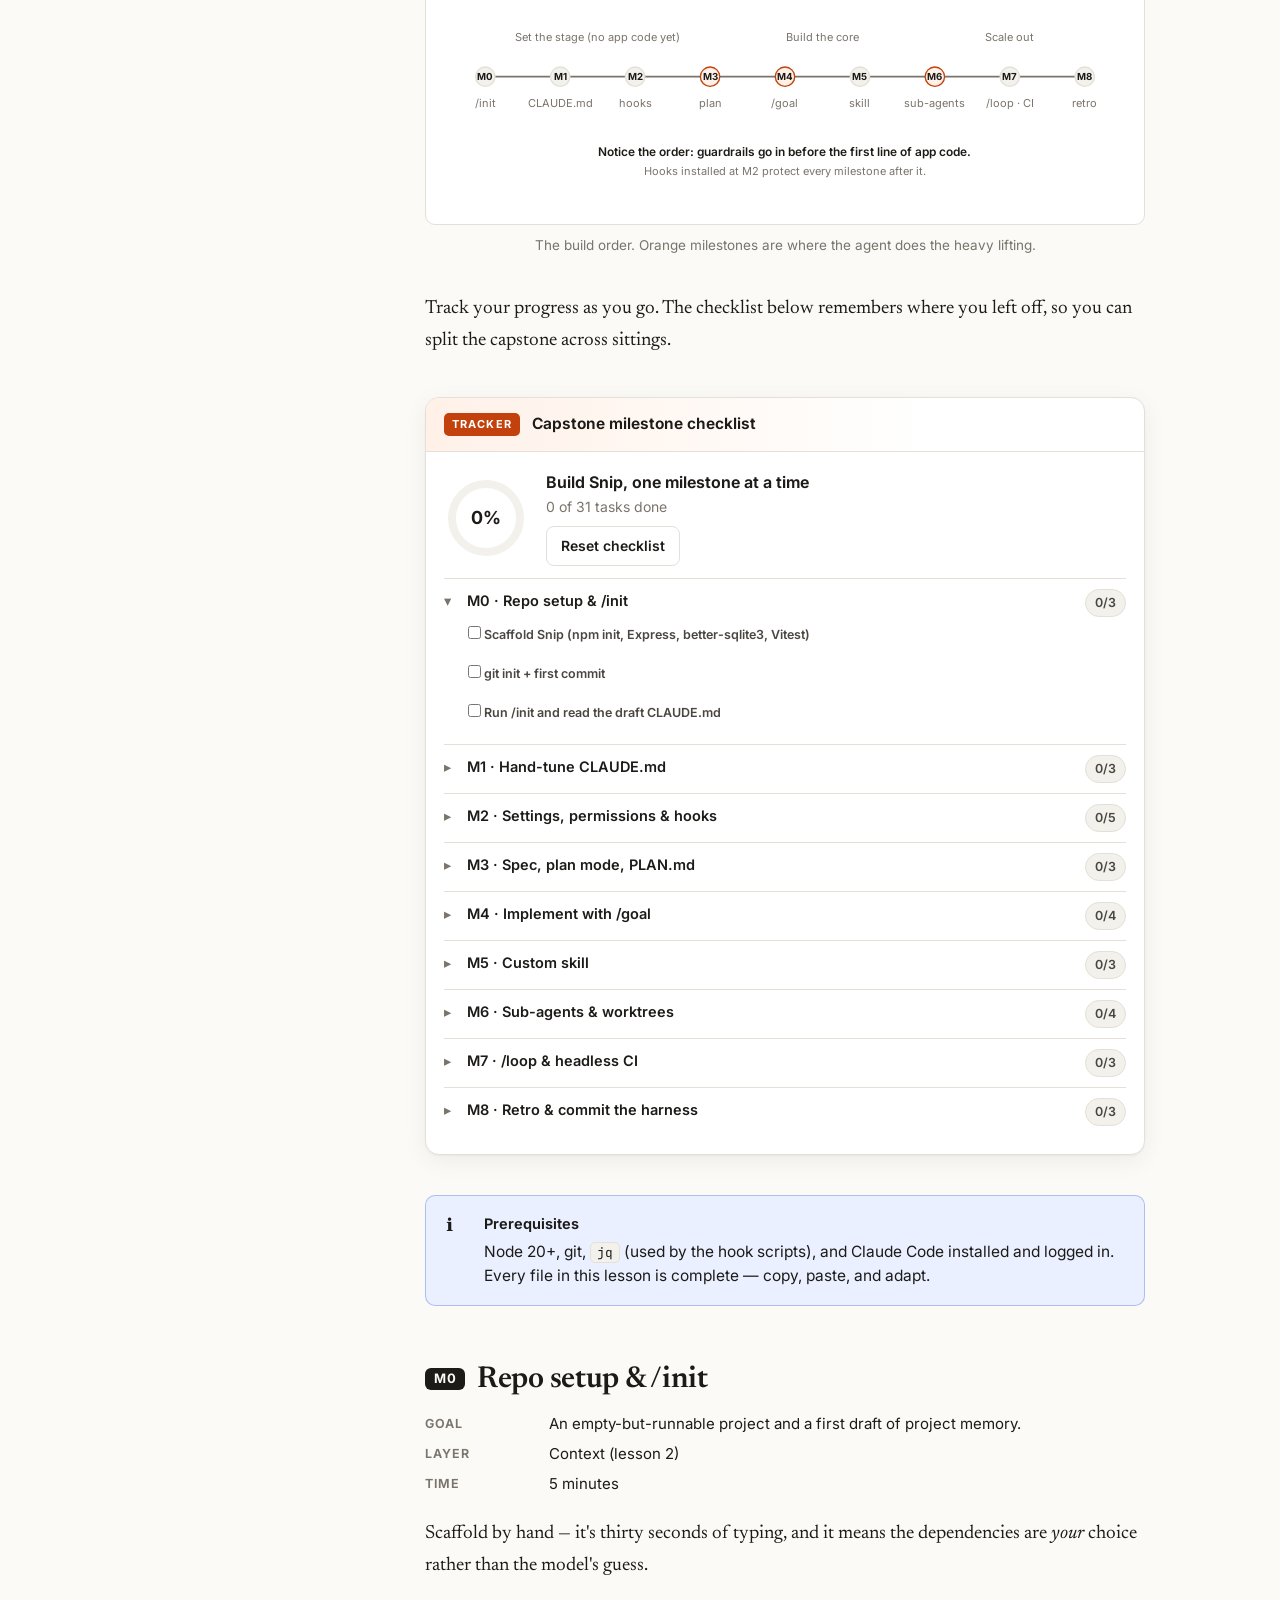
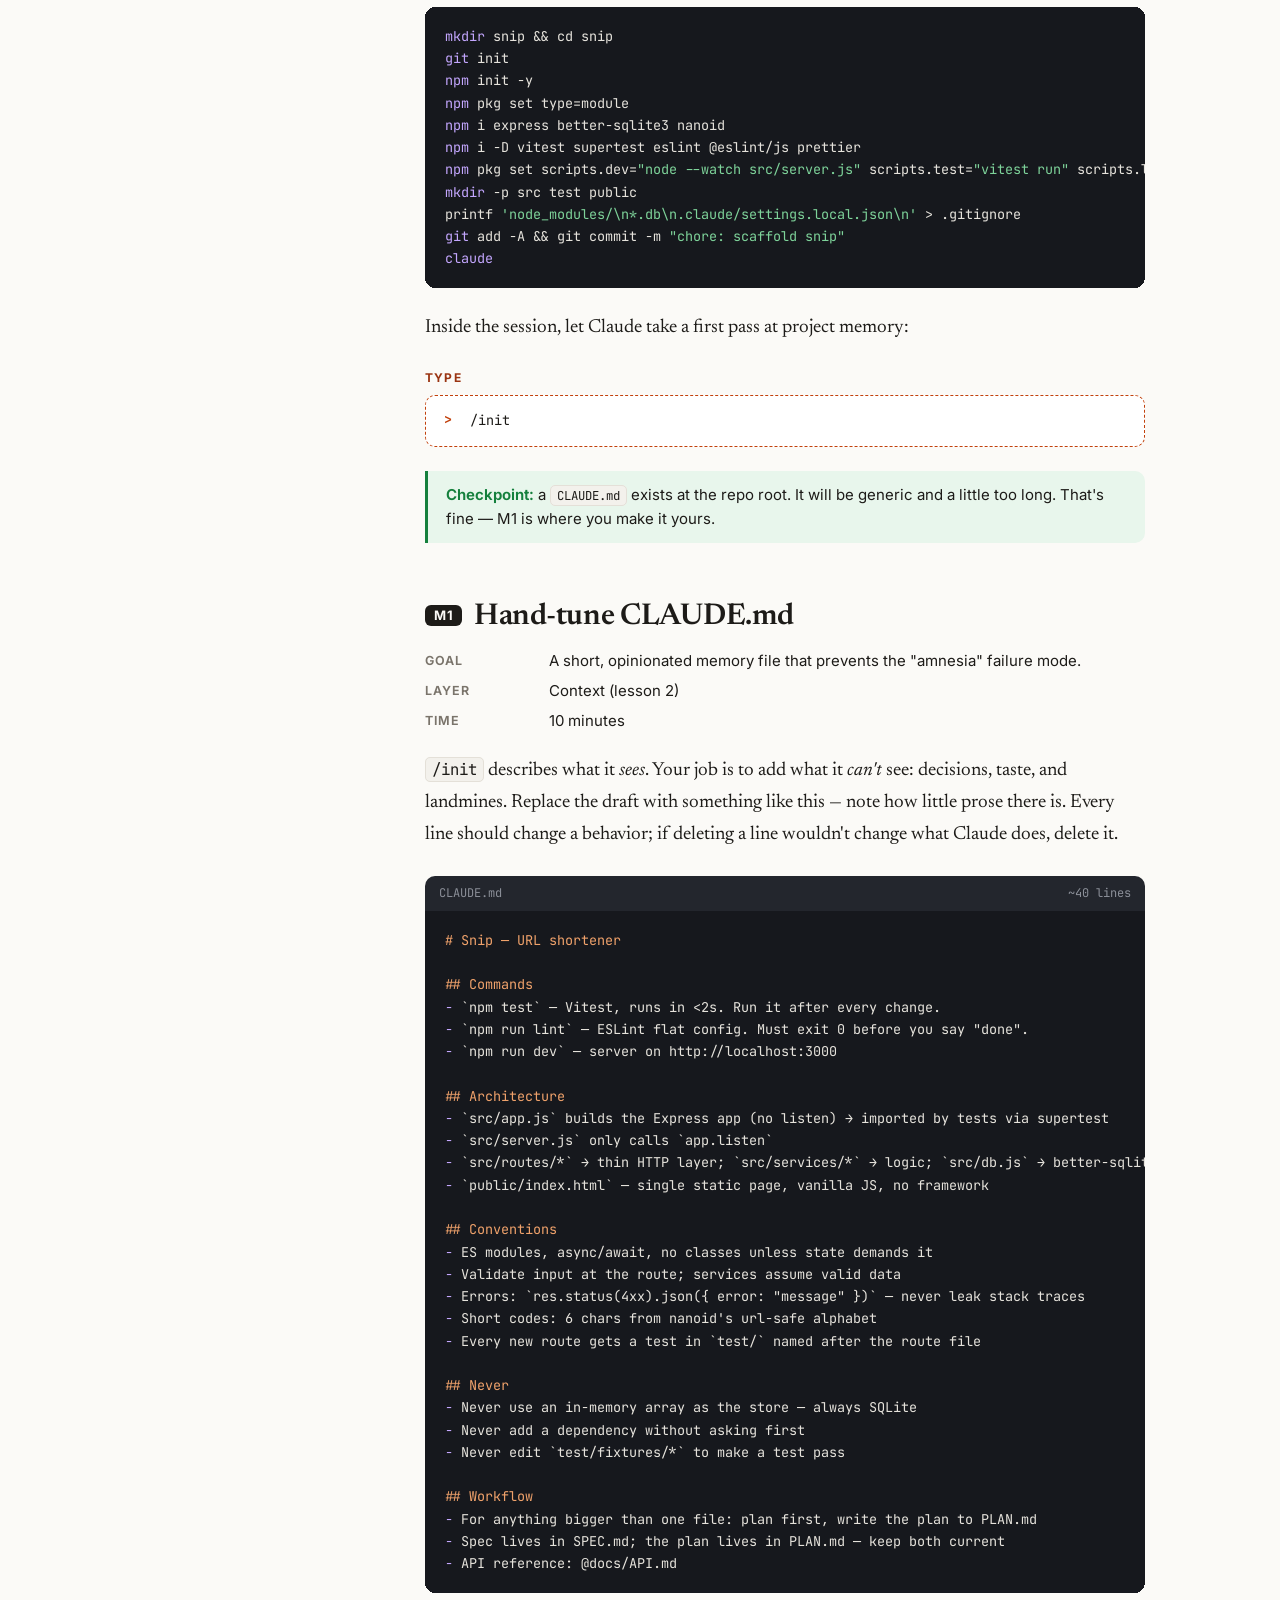
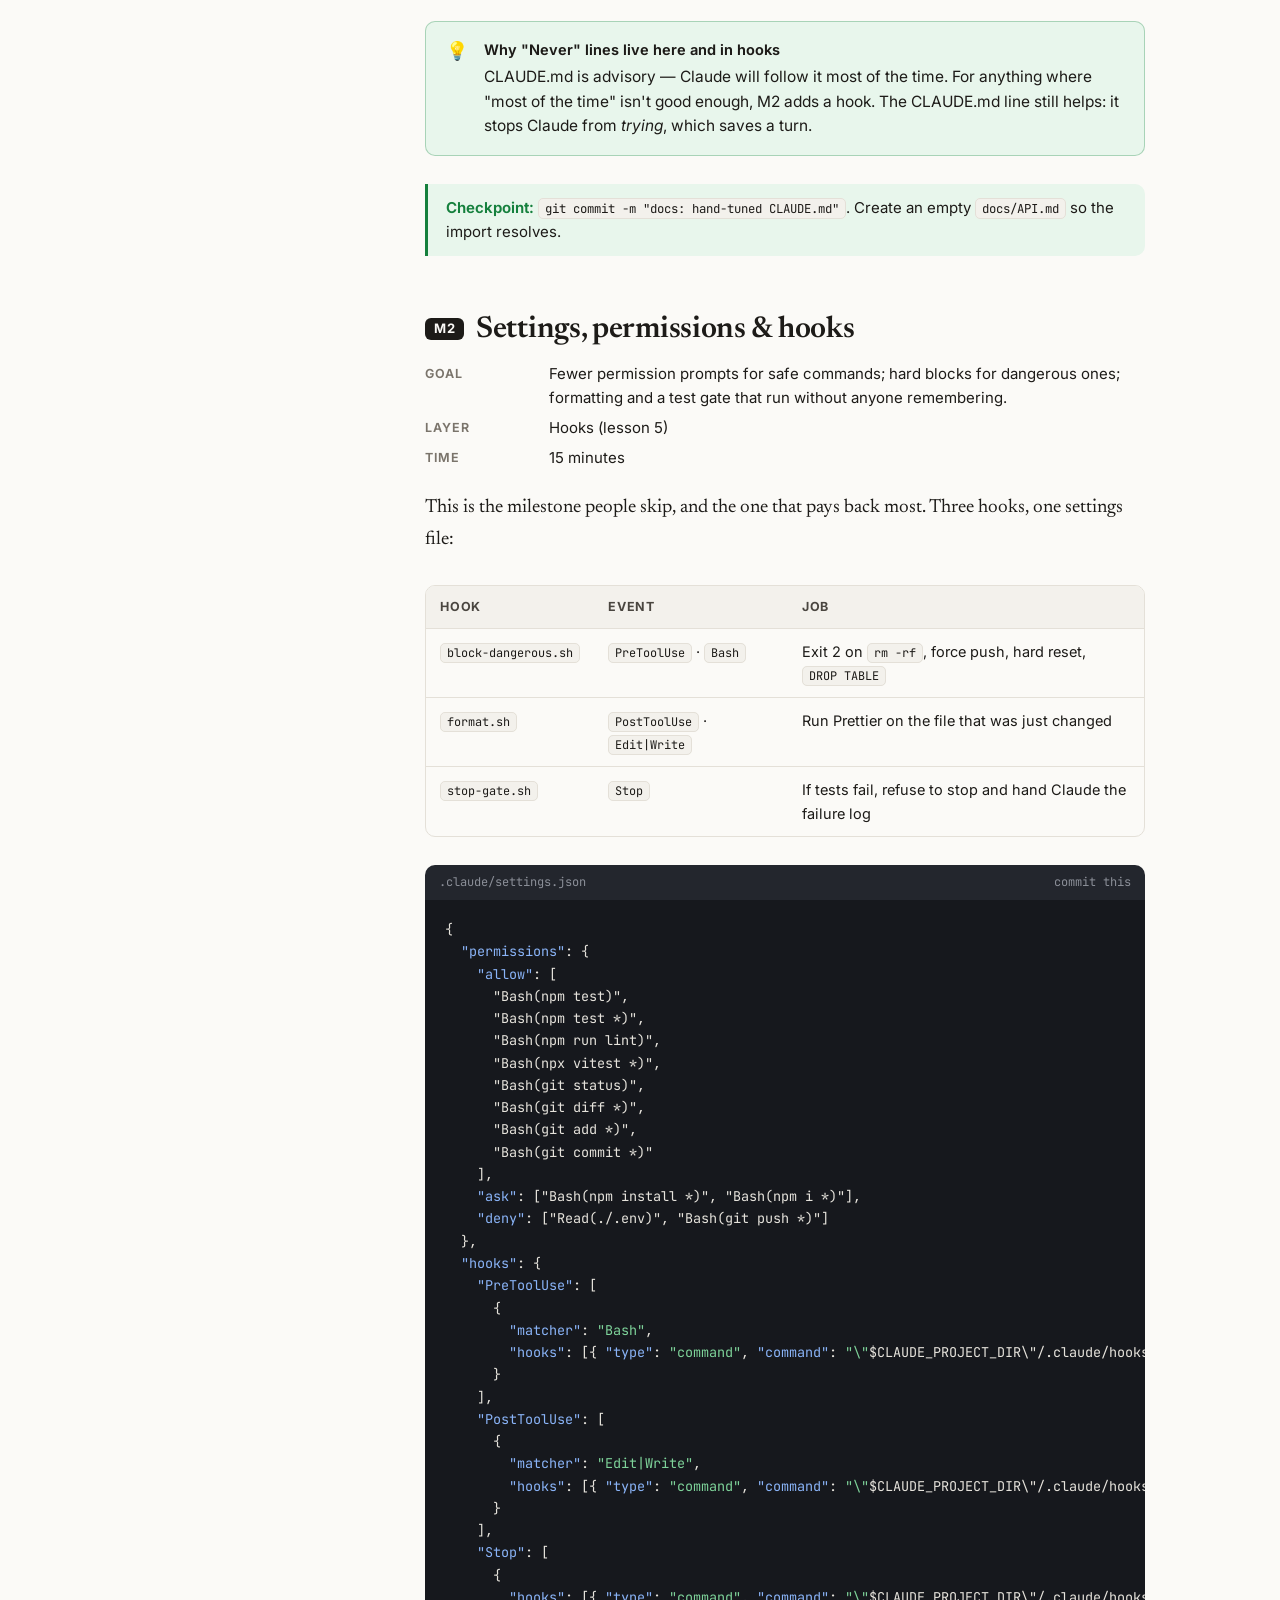
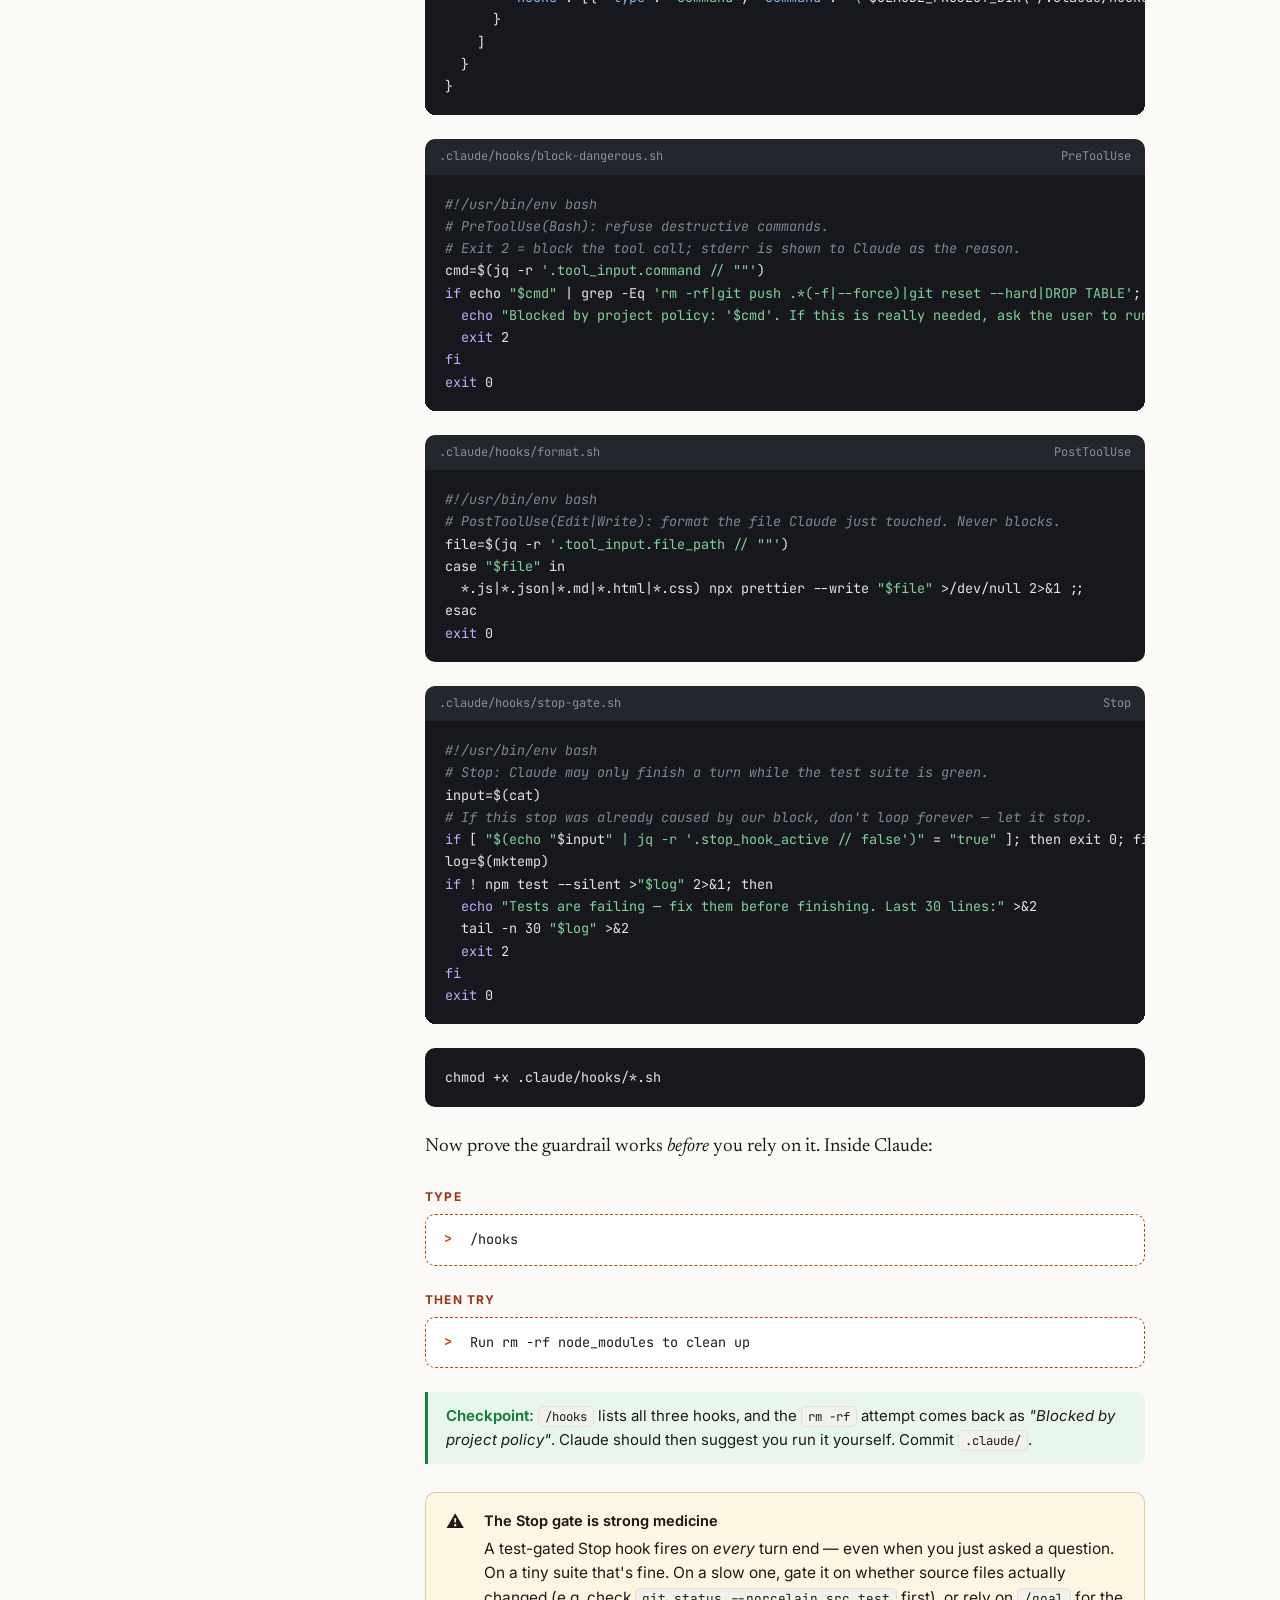
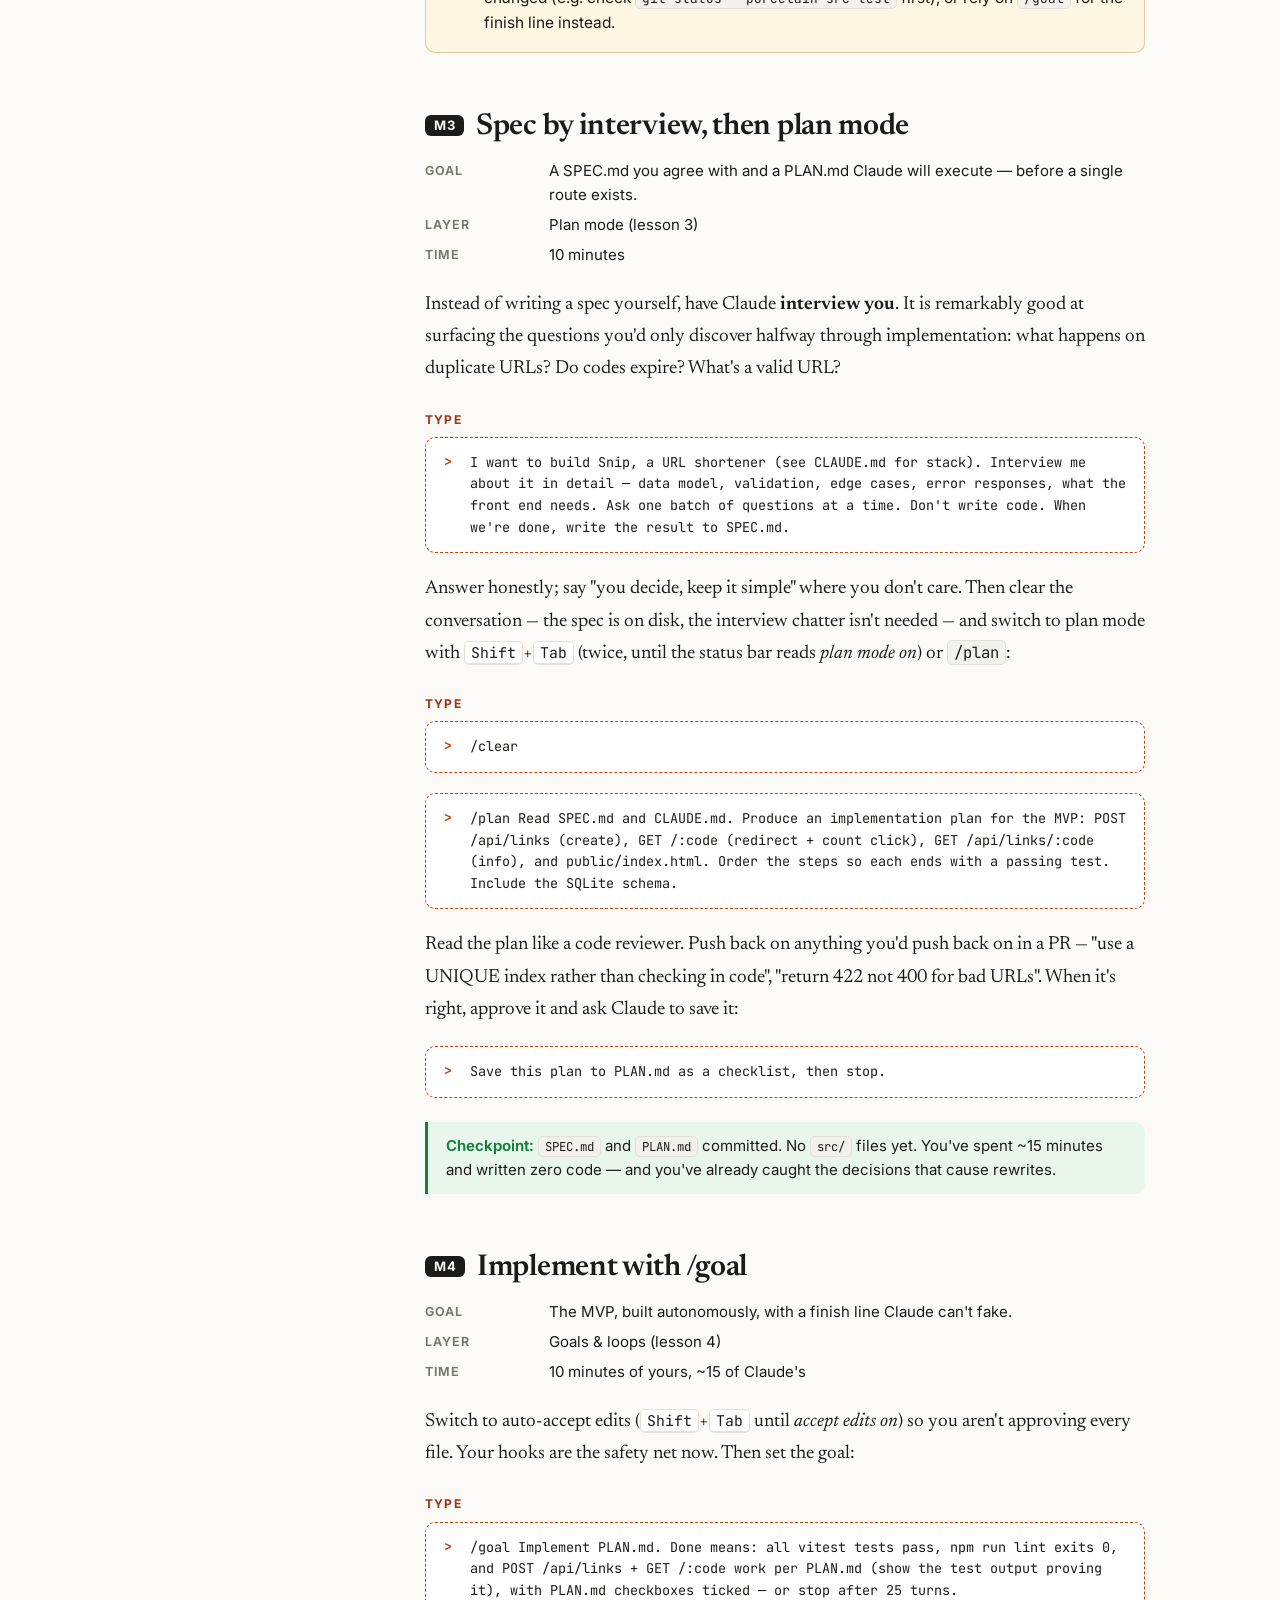
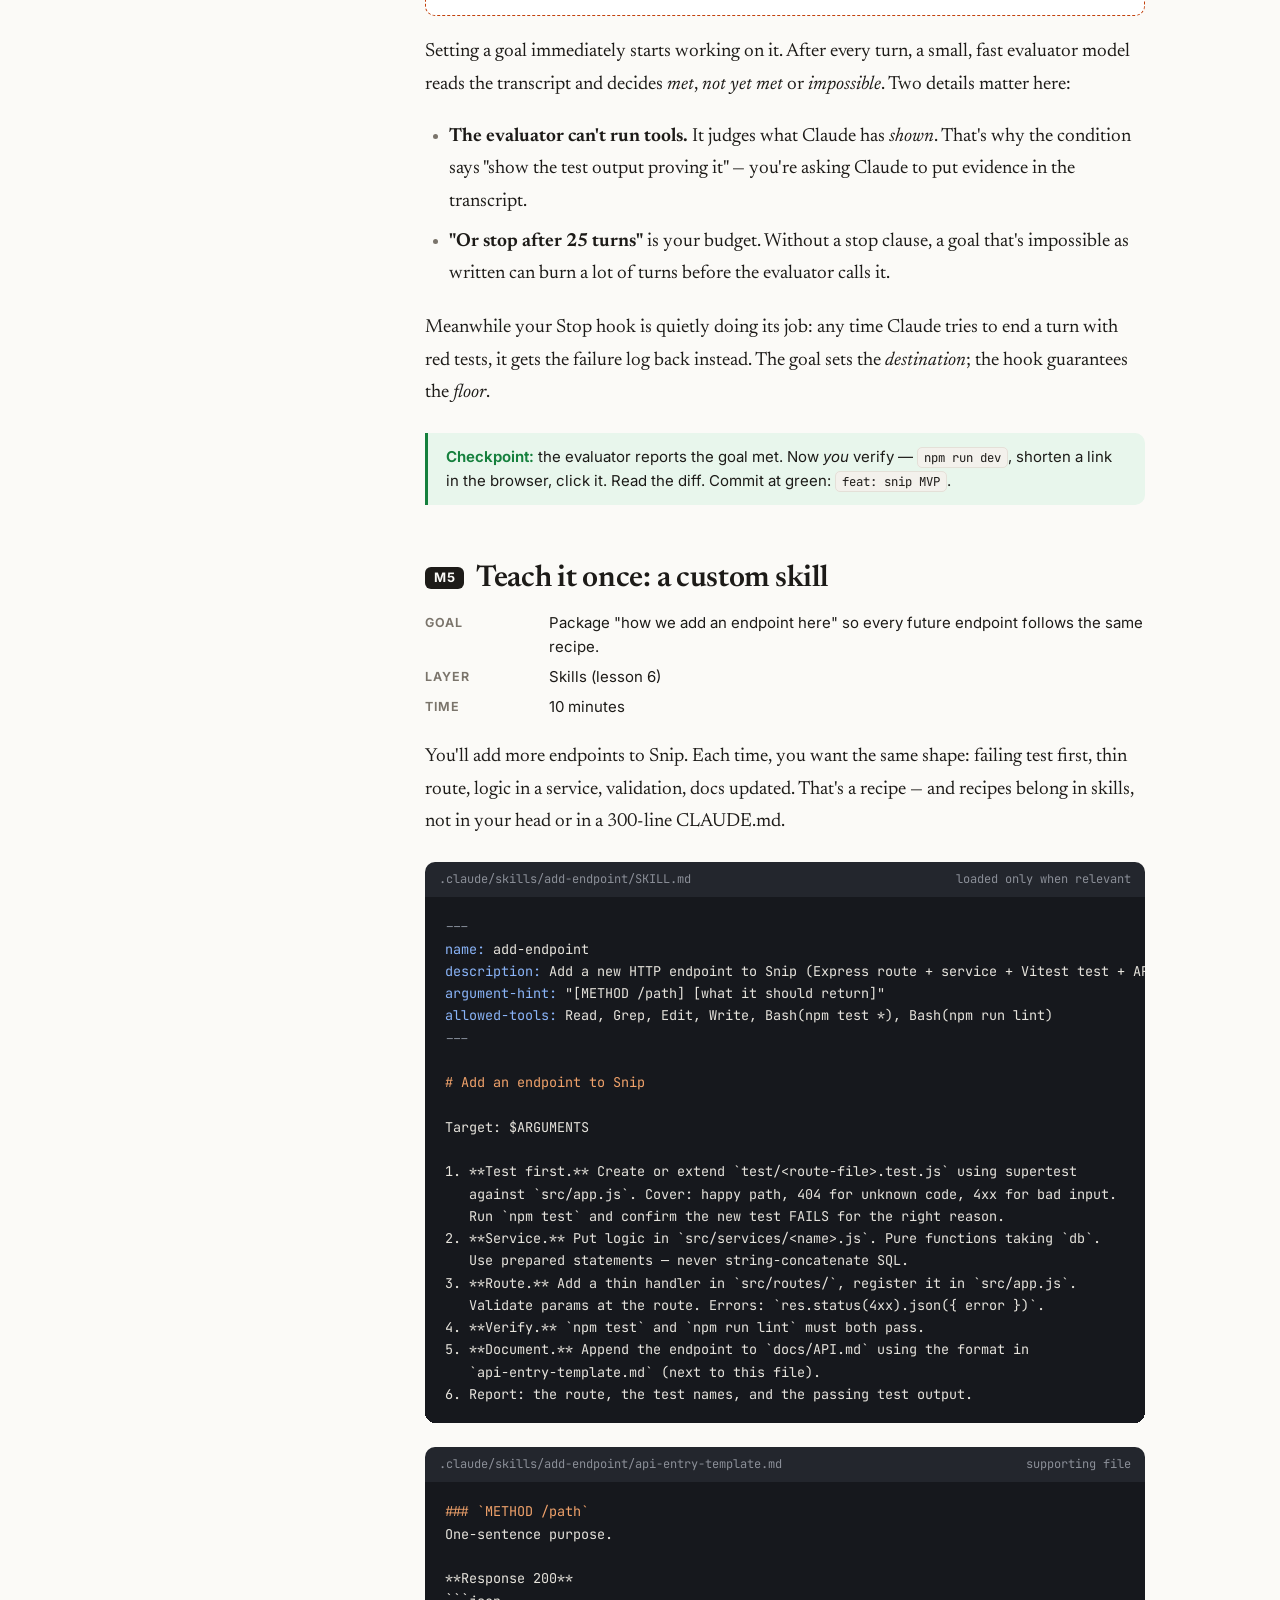
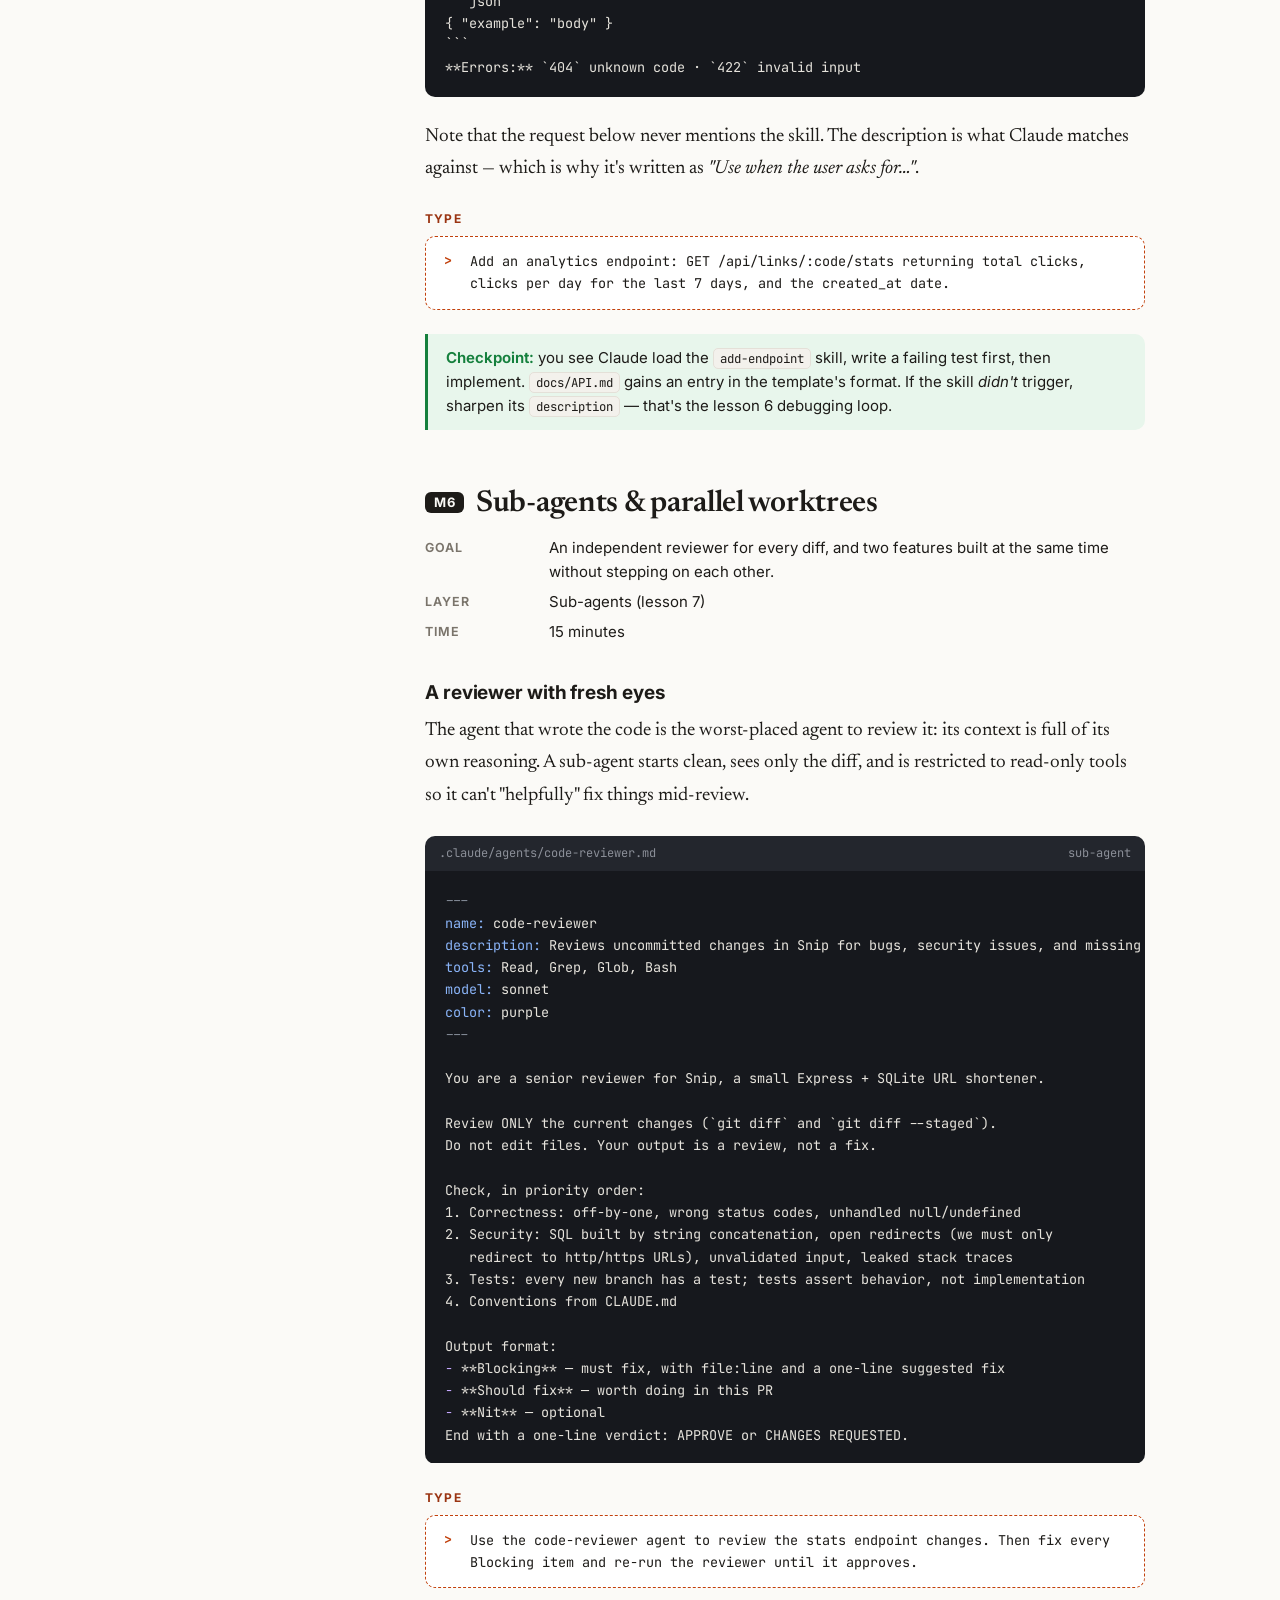
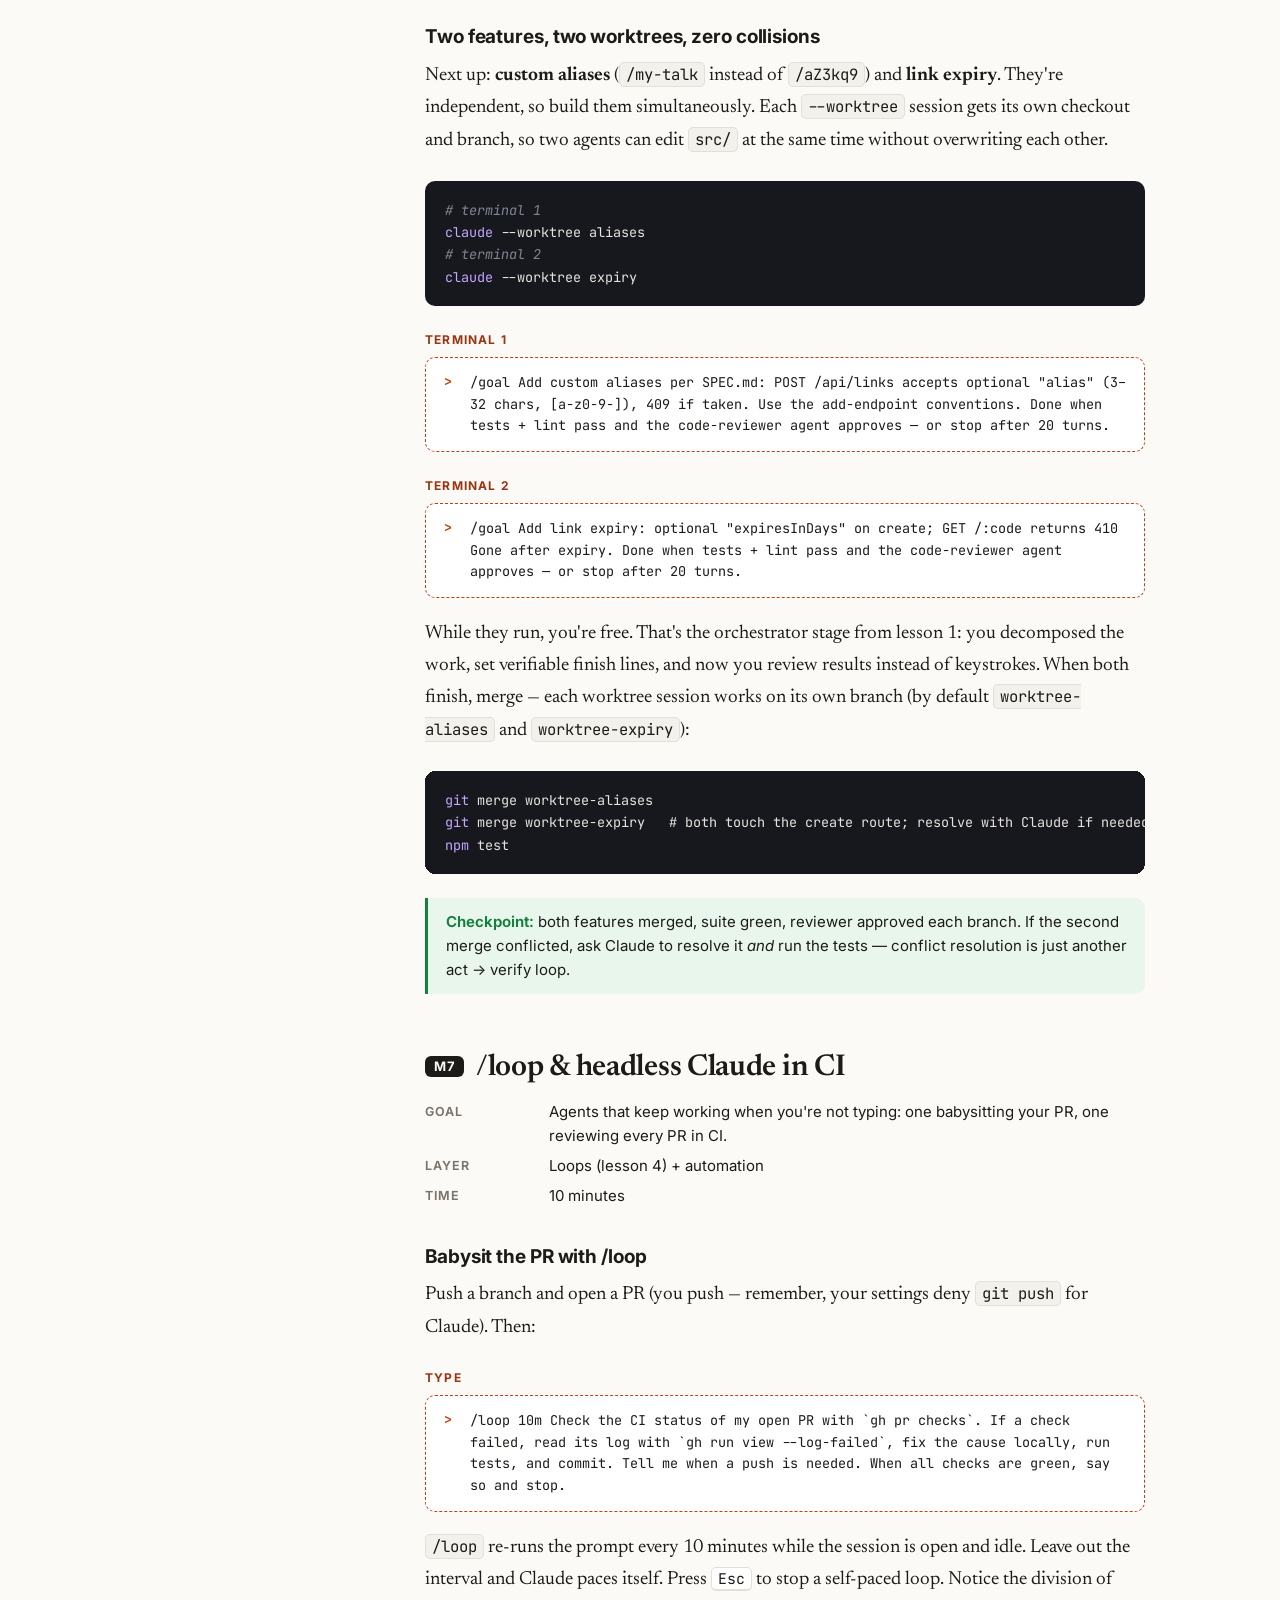
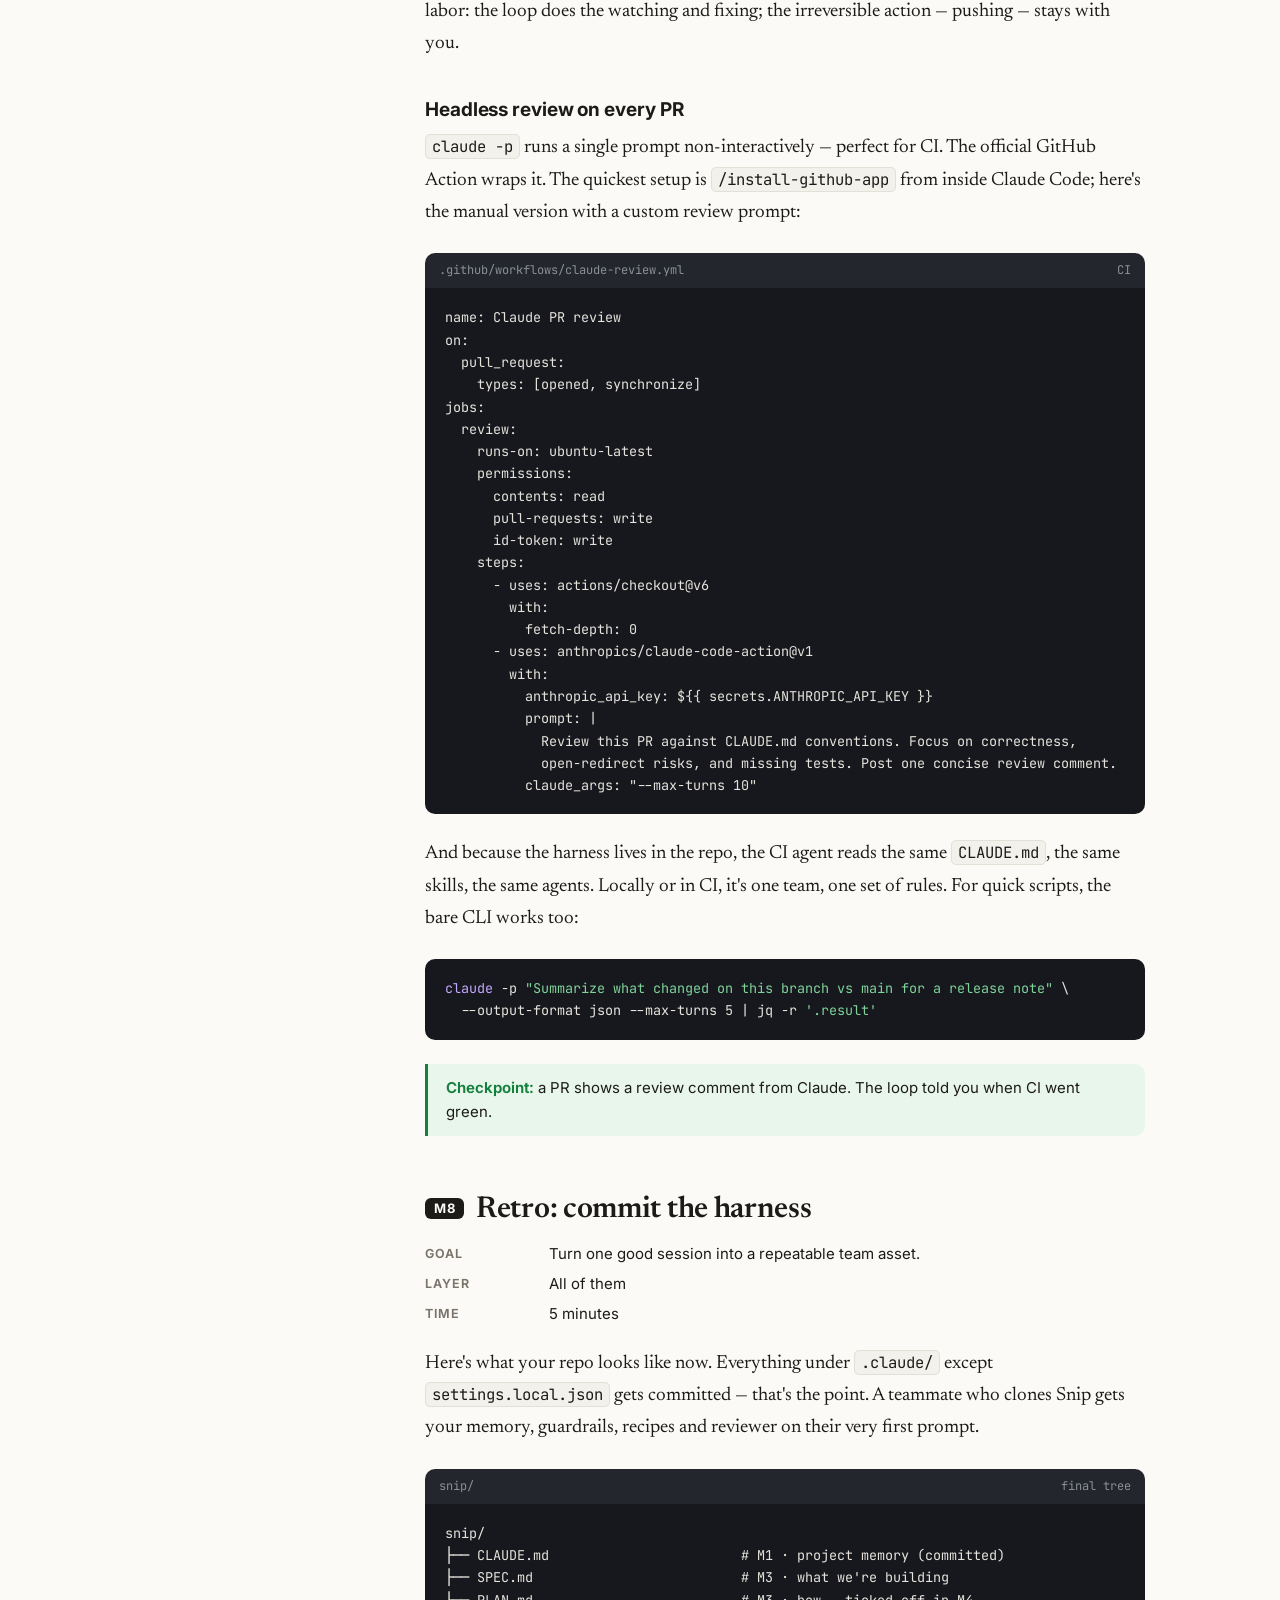
<file: lessons/08-capstone.html>
<!doctype html>
<html lang="en">
<head>
<meta charset="utf-8">
<meta name="viewport" content="width=device-width, initial-scale=1">
<title>Capstone: Ship a Real Project · Conducting Claude</title>
<link rel="preconnect" href="https://fonts.googleapis.com">
<link rel="preconnect" href="https://fonts.gstatic.com" crossorigin>
<link href="https://fonts.googleapis.com/css2?family=Inter:wght@400;500;600;700&family=JetBrains+Mono:wght@400;600&family=Newsreader:ital,opsz,wght@0,6..72,400;0,6..72,500;0,6..72,600;1,6..72,400;1,6..72,500&display=swap" rel="stylesheet">
<link rel="stylesheet" href="../assets/styles.css">
<style>
  .milestone { display: flex; align-items: baseline; gap: 12px; }
  .milestone .ms-tag {
    flex: none; font-family: var(--sans); font-size: 13px; font-weight: 700; letter-spacing: .04em;
    background: var(--ink); color: var(--bg); padding: 3px 9px; border-radius: 6px; position: relative; top: -4px;
  }
  .ms-meta { display: grid; grid-template-columns: 110px 1fr; gap: 6px 14px; margin: 0 0 22px; font-family: var(--sans); font-size: 15px; }
  .ms-meta dt { font-weight: 650; color: var(--ink-3); font-size: 12.5px; text-transform: uppercase; letter-spacing: .08em; padding-top: 2px; }
  .ms-meta dd { margin: 0; }
  .prompt {
    margin: 20px 0; padding: 14px 18px 14px 44px; position: relative; border-radius: var(--radius);
    background: var(--bg-elev); border: 1px dashed var(--accent); font-family: var(--mono); font-size: 13.5px; line-height: 1.6; white-space: pre-wrap;
  }
  .prompt::before { content: ">"; position: absolute; left: 18px; top: 13px; color: var(--accent); font-weight: 700; }
  .prompt-label { font-family: var(--sans); font-size: 12px; text-transform: uppercase; letter-spacing: .1em; color: var(--accent-ink); font-weight: 700; margin: 24px 0 -12px; }
  .checkpoint { border-left: 3px solid var(--green); background: var(--green-soft); padding: 12px 18px; border-radius: 0 var(--radius) var(--radius) 0; margin: 24px 0; font-family: var(--sans); font-size: 15px; }
  .checkpoint strong { color: var(--green); }
  @media (max-width: 600px) { .ms-meta { grid-template-columns: 1fr; } .ms-meta dt { padding-top: 8px; } }
</style>
</head>
<body data-root=".." data-lesson="08">
<main>
<article class="article">
  <div class="eyebrow">Lesson 8 · Capstone project</div>
  <h1>Capstone: Ship a Real Project</h1>
  <p class="dek">Seven lessons, seven layers. Now we stack them. You'll build <strong>Snip</strong> — a small, real URL shortener — and by the end, your repo won't just contain an app. It'll contain the harness that built it, ready for the next feature and the next teammate.</p>
  <div class="byline"><span>60 min build</span><span>9 milestones</span><span>Tracker + replay</span><span>Quiz</span></div>

  <div class="objectives">
    <h4>By the end of this capstone you will have</h4>
    <ul>
      <li>A working Express + SQLite URL shortener with a Vitest suite and a tiny HTML front end</li>
      <li>A committed <code>.claude/</code> folder: settings, three hooks, one skill, one reviewer agent</li>
      <li>Shipped a feature with <code>/goal</code>, two more in parallel worktrees, and wired headless Claude into CI</li>
      <li>A personal retro on what to keep, what to cut, and what to teach your team</li>
    </ul>
  </div>

  <div data-toc></div>

  <h2>The project, and the point</h2>
  <p>Snip is deliberately boring. Paste a long URL, get back <code>http://localhost:3000/aZ3kq9</code>, visit it, get redirected, and see a click count. Every developer has built something like it, which is exactly why it's a good capstone: you already know what "correct" looks like, so all of your attention can go to <em>how</em> the work gets done.</p>
  <p>Here's the rule for the next hour: <strong>you don't write application code.</strong> You write context, plans, finish lines, guardrails, and helpers. Claude writes the code. When something goes wrong — and it will, a little — resist the urge to fix it by hand. Ask yourself which layer of the harness would have prevented it, and fix <em>that</em>.</p>
  <div class="pull">An app is what you ship once. A harness is what ships every feature after it.</div>

  <figure>
    <div class="diagram">
      <svg viewBox="0 0 760 210" role="img" aria-label="Timeline of nine milestones, each adding a harness layer">
        <line x1="40" y1="70" x2="720" y2="70" class="d-line" stroke-width="2"/>
        <g font-size="12.5" text-anchor="middle">
          <circle cx="40"  cy="70" r="11" class="d-box" stroke-width="1.5"/><text x="40"  y="74" font-weight="700" font-size="11">M0</text><text x="40"  y="104" class="d-muted">/init</text>
          <circle cx="125" cy="70" r="11" class="d-box" stroke-width="1.5"/><text x="125" y="74" font-weight="700" font-size="11">M1</text><text x="125" y="104" class="d-muted">CLAUDE.md</text>
          <circle cx="210" cy="70" r="11" class="d-box" stroke-width="1.5"/><text x="210" y="74" font-weight="700" font-size="11">M2</text><text x="210" y="104" class="d-muted">hooks</text>
          <circle cx="295" cy="70" r="11" class="d-accent" stroke-width="1.5"/><text x="295" y="74" font-weight="700" font-size="11">M3</text><text x="295" y="104" class="d-muted">plan</text>
          <circle cx="380" cy="70" r="11" class="d-accent" stroke-width="1.5"/><text x="380" y="74" font-weight="700" font-size="11">M4</text><text x="380" y="104" class="d-muted">/goal</text>
          <circle cx="465" cy="70" r="11" class="d-box" stroke-width="1.5"/><text x="465" y="74" font-weight="700" font-size="11">M5</text><text x="465" y="104" class="d-muted">skill</text>
          <circle cx="550" cy="70" r="11" class="d-accent" stroke-width="1.5"/><text x="550" y="74" font-weight="700" font-size="11">M6</text><text x="550" y="104" class="d-muted">sub-agents</text>
          <circle cx="635" cy="70" r="11" class="d-box" stroke-width="1.5"/><text x="635" y="74" font-weight="700" font-size="11">M7</text><text x="635" y="104" class="d-muted">/loop · CI</text>
          <circle cx="720" cy="70" r="11" class="d-box" stroke-width="1.5"/><text x="720" y="74" font-weight="700" font-size="11">M8</text><text x="720" y="104" class="d-muted">retro</text>
        </g>
        <text x="167" y="30" text-anchor="middle" class="d-muted" font-size="12.5">Set the stage (no app code yet)</text>
        <text x="422" y="30" text-anchor="middle" class="d-muted" font-size="12.5">Build the core</text>
        <text x="635" y="30" text-anchor="middle" class="d-muted" font-size="12.5">Scale out</text>
        <text x="380" y="160" text-anchor="middle" font-size="13.5" font-weight="600">Notice the order: guardrails go in before the first line of app code.</text>
        <text x="380" y="182" text-anchor="middle" class="d-muted" font-size="12.5">Hooks installed at M2 protect every milestone after it.</text>
      </svg>
    </div>
    <figcaption>The build order. Orange milestones are where the agent does the heavy lifting.</figcaption>
  </figure>

  <p>Track your progress as you go. The checklist below remembers where you left off, so you can split the capstone across sittings.</p>
  <div data-widget="capstone-tracker"></div>

  <div class="callout info"><div class="callout-icon">ℹ️</div><div><div class="callout-title">Prerequisites</div><p>Node 20+, git, <code>jq</code> (used by the hook scripts), and Claude Code installed and logged in. Every file in this lesson is complete — copy, paste, and adapt.</p></div></div>

  <!-- ===================== M0 ===================== -->
  <h2 class="milestone"><span class="ms-tag">M0</span>Repo setup &amp; /init</h2>
  <dl class="ms-meta">
    <dt>Goal</dt><dd>An empty-but-runnable project and a first draft of project memory.</dd>
    <dt>Layer</dt><dd>Context (lesson 2)</dd>
    <dt>Time</dt><dd>5 minutes</dd>
  </dl>
  <p>Scaffold by hand — it's thirty seconds of typing, and it means the dependencies are <em>your</em> choice rather than the model's guess.</p>
<pre><code class="lang-bash">mkdir snip &amp;&amp; cd snip
git init
npm init -y
npm pkg set type=module
npm i express better-sqlite3 nanoid
npm i -D vitest supertest eslint @eslint/js prettier
npm pkg set scripts.dev="node --watch src/server.js" scripts.test="vitest run" scripts.lint="eslint ." scripts.format="prettier --write ."
mkdir -p src test public
printf 'node_modules/\n*.db\n.claude/settings.local.json\n' &gt; .gitignore
git add -A &amp;&amp; git commit -m "chore: scaffold snip"
claude</code></pre>
  <p>Inside the session, let Claude take a first pass at project memory:</p>
  <div class="prompt-label">Type</div>
  <div class="prompt">/init</div>
  <div class="checkpoint"><strong>Checkpoint:</strong> a <code>CLAUDE.md</code> exists at the repo root. It will be generic and a little too long. That's fine — M1 is where you make it yours.</div>

  <!-- ===================== M1 ===================== -->
  <h2 class="milestone"><span class="ms-tag">M1</span>Hand-tune CLAUDE.md</h2>
  <dl class="ms-meta">
    <dt>Goal</dt><dd>A short, opinionated memory file that prevents the "amnesia" failure mode.</dd>
    <dt>Layer</dt><dd>Context (lesson 2)</dd>
    <dt>Time</dt><dd>10 minutes</dd>
  </dl>
  <p><code>/init</code> describes what it <em>sees</em>. Your job is to add what it <em>can't</em> see: decisions, taste, and landmines. Replace the draft with something like this — note how little prose there is. Every line should change a behavior; if deleting a line wouldn't change what Claude does, delete it.</p>
  <div class="code-file"><span>CLAUDE.md</span><span>~40 lines</span></div>
<pre><code class="lang-md"># Snip — URL shortener

## Commands
- `npm test` — Vitest, runs in &lt;2s. Run it after every change.
- `npm run lint` — ESLint flat config. Must exit 0 before you say "done".
- `npm run dev` — server on http://localhost:3000

## Architecture
- `src/app.js` builds the Express app (no listen) → imported by tests via supertest
- `src/server.js` only calls `app.listen`
- `src/routes/*` → thin HTTP layer; `src/services/*` → logic; `src/db.js` → better-sqlite3
- `public/index.html` — single static page, vanilla JS, no framework

## Conventions
- ES modules, async/await, no classes unless state demands it
- Validate input at the route; services assume valid data
- Errors: `res.status(4xx).json({ error: "message" })` — never leak stack traces
- Short codes: 6 chars from nanoid's url-safe alphabet
- Every new route gets a test in `test/` named after the route file

## Never
- Never use an in-memory array as the store — always SQLite
- Never add a dependency without asking first
- Never edit `test/fixtures/*` to make a test pass

## Workflow
- For anything bigger than one file: plan first, write the plan to PLAN.md
- Spec lives in SPEC.md; the plan lives in PLAN.md — keep both current
- API reference: @docs/API.md
</code></pre>
  <div class="callout tip"><div class="callout-icon">💡</div><div><div class="callout-title">Why "Never" lines live here and in hooks</div><p>CLAUDE.md is advisory — Claude will follow it most of the time. For anything where "most of the time" isn't good enough, M2 adds a hook. The CLAUDE.md line still helps: it stops Claude from <em>trying</em>, which saves a turn.</p></div></div>
  <div class="checkpoint"><strong>Checkpoint:</strong> <code>git commit -m "docs: hand-tuned CLAUDE.md"</code>. Create an empty <code>docs/API.md</code> so the import resolves.</div>

  <!-- ===================== M2 ===================== -->
  <h2 class="milestone"><span class="ms-tag">M2</span>Settings, permissions &amp; hooks</h2>
  <dl class="ms-meta">
    <dt>Goal</dt><dd>Fewer permission prompts for safe commands; hard blocks for dangerous ones; formatting and a test gate that run without anyone remembering.</dd>
    <dt>Layer</dt><dd>Hooks (lesson 5)</dd>
    <dt>Time</dt><dd>15 minutes</dd>
  </dl>
  <p>This is the milestone people skip, and the one that pays back most. Three hooks, one settings file:</p>
  <div class="table-wrap"><table>
    <thead><tr><th>Hook</th><th>Event</th><th>Job</th></tr></thead>
    <tbody>
      <tr><td><code>block-dangerous.sh</code></td><td><code>PreToolUse</code> · <code>Bash</code></td><td>Exit 2 on <code>rm -rf</code>, force push, hard reset, <code>DROP TABLE</code></td></tr>
      <tr><td><code>format.sh</code></td><td><code>PostToolUse</code> · <code>Edit|Write</code></td><td>Run Prettier on the file that was just changed</td></tr>
      <tr><td><code>stop-gate.sh</code></td><td><code>Stop</code></td><td>If tests fail, refuse to stop and hand Claude the failure log</td></tr>
    </tbody>
  </table></div>

  <div class="code-file"><span>.claude/settings.json</span><span>commit this</span></div>
<pre><code class="lang-json">{
  "permissions": {
    "allow": [
      "Bash(npm test)",
      "Bash(npm test *)",
      "Bash(npm run lint)",
      "Bash(npx vitest *)",
      "Bash(git status)",
      "Bash(git diff *)",
      "Bash(git add *)",
      "Bash(git commit *)"
    ],
    "ask": ["Bash(npm install *)", "Bash(npm i *)"],
    "deny": ["Read(./.env)", "Bash(git push *)"]
  },
  "hooks": {
    "PreToolUse": [
      {
        "matcher": "Bash",
        "hooks": [{ "type": "command", "command": "\"$CLAUDE_PROJECT_DIR\"/.claude/hooks/block-dangerous.sh" }]
      }
    ],
    "PostToolUse": [
      {
        "matcher": "Edit|Write",
        "hooks": [{ "type": "command", "command": "\"$CLAUDE_PROJECT_DIR\"/.claude/hooks/format.sh" }]
      }
    ],
    "Stop": [
      {
        "hooks": [{ "type": "command", "command": "\"$CLAUDE_PROJECT_DIR\"/.claude/hooks/stop-gate.sh", "timeout": 120 }]
      }
    ]
  }
}</code></pre>

  <div class="code-file"><span>.claude/hooks/block-dangerous.sh</span><span>PreToolUse</span></div>
<pre><code class="lang-bash">#!/usr/bin/env bash
# PreToolUse(Bash): refuse destructive commands.
# Exit 2 = block the tool call; stderr is shown to Claude as the reason.
cmd=$(jq -r '.tool_input.command // ""')
if echo "$cmd" | grep -Eq 'rm -rf|git push .*(-f|--force)|git reset --hard|DROP TABLE'; then
  echo "Blocked by project policy: '$cmd'. If this is really needed, ask the user to run it." &gt;&amp;2
  exit 2
fi
exit 0</code></pre>

  <div class="code-file"><span>.claude/hooks/format.sh</span><span>PostToolUse</span></div>
<pre><code class="lang-bash">#!/usr/bin/env bash
# PostToolUse(Edit|Write): format the file Claude just touched. Never blocks.
file=$(jq -r '.tool_input.file_path // ""')
case "$file" in
  *.js|*.json|*.md|*.html|*.css) npx prettier --write "$file" &gt;/dev/null 2&gt;&amp;1 ;;
esac
exit 0</code></pre>

  <div class="code-file"><span>.claude/hooks/stop-gate.sh</span><span>Stop</span></div>
<pre><code class="lang-bash">#!/usr/bin/env bash
# Stop: Claude may only finish a turn while the test suite is green.
input=$(cat)
# If this stop was already caused by our block, don't loop forever — let it stop.
if [ "$(echo "$input" | jq -r '.stop_hook_active // false')" = "true" ]; then exit 0; fi
log=$(mktemp)
if ! npm test --silent &gt;"$log" 2&gt;&amp;1; then
  echo "Tests are failing — fix them before finishing. Last 30 lines:" &gt;&amp;2
  tail -n 30 "$log" &gt;&amp;2
  exit 2
fi
exit 0</code></pre>
<pre><code class="lang-bash">chmod +x .claude/hooks/*.sh</code></pre>
  <p>Now prove the guardrail works <em>before</em> you rely on it. Inside Claude:</p>
  <div class="prompt-label">Type</div>
  <div class="prompt">/hooks</div>
  <div class="prompt-label">Then try</div>
  <div class="prompt">Run rm -rf node_modules to clean up</div>
  <div class="checkpoint"><strong>Checkpoint:</strong> <code>/hooks</code> lists all three hooks, and the <code>rm -rf</code> attempt comes back as <em>"Blocked by project policy"</em>. Claude should then suggest you run it yourself. Commit <code>.claude/</code>.</div>
  <div class="callout warn"><div class="callout-icon">⚠️</div><div><div class="callout-title">The Stop gate is strong medicine</div><p>A test-gated Stop hook fires on <em>every</em> turn end — even when you just asked a question. On a tiny suite that's fine. On a slow one, gate it on whether source files actually changed (e.g. check <code>git status --porcelain src test</code> first), or rely on <code>/goal</code> for the finish line instead.</p></div></div>

  <!-- ===================== M3 ===================== -->
  <h2 class="milestone"><span class="ms-tag">M3</span>Spec by interview, then plan mode</h2>
  <dl class="ms-meta">
    <dt>Goal</dt><dd>A SPEC.md you agree with and a PLAN.md Claude will execute — before a single route exists.</dd>
    <dt>Layer</dt><dd>Plan mode (lesson 3)</dd>
    <dt>Time</dt><dd>10 minutes</dd>
  </dl>
  <p>Instead of writing a spec yourself, have Claude <strong>interview you</strong>. It is remarkably good at surfacing the questions you'd only discover halfway through implementation: what happens on duplicate URLs? Do codes expire? What's a valid URL?</p>
  <div class="prompt-label">Type</div>
  <div class="prompt">I want to build Snip, a URL shortener (see CLAUDE.md for stack). Interview me about it in detail — data model, validation, edge cases, error responses, what the front end needs. Ask one batch of questions at a time. Don't write code. When we're done, write the result to SPEC.md.</div>
  <p>Answer honestly; say "you decide, keep it simple" where you don't care. Then clear the conversation — the spec is on disk, the interview chatter isn't needed — and switch to plan mode with <kbd>Shift</kbd>+<kbd>Tab</kbd> (twice, until the status bar reads <em>plan mode on</em>) or <code>/plan</code>:</p>
  <div class="prompt-label">Type</div>
  <div class="prompt">/clear</div>
  <div class="prompt">/plan Read SPEC.md and CLAUDE.md. Produce an implementation plan for the MVP: POST /api/links (create), GET /:code (redirect + count click), GET /api/links/:code (info), and public/index.html. Order the steps so each ends with a passing test. Include the SQLite schema.</div>
  <p>Read the plan like a code reviewer. Push back on anything you'd push back on in a PR — "use a UNIQUE index rather than checking in code", "return 422 not 400 for bad URLs". When it's right, approve it and ask Claude to save it:</p>
  <div class="prompt">Save this plan to PLAN.md as a checklist, then stop.</div>
  <div class="checkpoint"><strong>Checkpoint:</strong> <code>SPEC.md</code> and <code>PLAN.md</code> committed. No <code>src/</code> files yet. You've spent ~15 minutes and written zero code — and you've already caught the decisions that cause rewrites.</div>

  <!-- ===================== M4 ===================== -->
  <h2 class="milestone"><span class="ms-tag">M4</span>Implement with /goal</h2>
  <dl class="ms-meta">
    <dt>Goal</dt><dd>The MVP, built autonomously, with a finish line Claude can't fake.</dd>
    <dt>Layer</dt><dd>Goals &amp; loops (lesson 4)</dd>
    <dt>Time</dt><dd>10 minutes of yours, ~15 of Claude's</dd>
  </dl>
  <p>Switch to auto-accept edits (<kbd>Shift</kbd>+<kbd>Tab</kbd> until <em>accept edits on</em>) so you aren't approving every file. Your hooks are the safety net now. Then set the goal:</p>
  <div class="prompt-label">Type</div>
  <div class="prompt">/goal Implement PLAN.md. Done means: all vitest tests pass, npm run lint exits 0, and POST /api/links + GET /:code work per PLAN.md (show the test output proving it), with PLAN.md checkboxes ticked — or stop after 25 turns.</div>
  <p>Setting a goal immediately starts working on it. After every turn, a small, fast evaluator model reads the transcript and decides <em>met</em>, <em>not yet met</em> or <em>impossible</em>. Two details matter here:</p>
  <ul>
    <li><strong>The evaluator can't run tools.</strong> It judges what Claude has <em>shown</em>. That's why the condition says "show the test output proving it" — you're asking Claude to put evidence in the transcript.</li>
    <li><strong>"Or stop after 25 turns"</strong> is your budget. Without a stop clause, a goal that's impossible as written can burn a lot of turns before the evaluator calls it.</li>
  </ul>
  <p>Meanwhile your Stop hook is quietly doing its job: any time Claude tries to end a turn with red tests, it gets the failure log back instead. The goal sets the <em>destination</em>; the hook guarantees the <em>floor</em>.</p>
  <div class="checkpoint"><strong>Checkpoint:</strong> the evaluator reports the goal met. Now <em>you</em> verify — <code>npm run dev</code>, shorten a link in the browser, click it. Read the diff. Commit at green: <code>feat: snip MVP</code>.</div>

  <!-- ===================== M5 ===================== -->
  <h2 class="milestone"><span class="ms-tag">M5</span>Teach it once: a custom skill</h2>
  <dl class="ms-meta">
    <dt>Goal</dt><dd>Package "how we add an endpoint here" so every future endpoint follows the same recipe.</dd>
    <dt>Layer</dt><dd>Skills (lesson 6)</dd>
    <dt>Time</dt><dd>10 minutes</dd>
  </dl>
  <p>You'll add more endpoints to Snip. Each time, you want the same shape: failing test first, thin route, logic in a service, validation, docs updated. That's a recipe — and recipes belong in skills, not in your head or in a 300-line CLAUDE.md.</p>
  <div class="code-file"><span>.claude/skills/add-endpoint/SKILL.md</span><span>loaded only when relevant</span></div>
<pre><code class="lang-md">---
name: add-endpoint
description: Add a new HTTP endpoint to Snip (Express route + service + Vitest test + API docs). Use when the user asks for a new API route, endpoint, handler, or stats/analytics URL.
argument-hint: "[METHOD /path] [what it should return]"
allowed-tools: Read, Grep, Edit, Write, Bash(npm test *), Bash(npm run lint)
---

# Add an endpoint to Snip

Target: $ARGUMENTS

1. **Test first.** Create or extend `test/&lt;route-file&gt;.test.js` using supertest
   against `src/app.js`. Cover: happy path, 404 for unknown code, 4xx for bad input.
   Run `npm test` and confirm the new test FAILS for the right reason.
2. **Service.** Put logic in `src/services/&lt;name&gt;.js`. Pure functions taking `db`.
   Use prepared statements — never string-concatenate SQL.
3. **Route.** Add a thin handler in `src/routes/`, register it in `src/app.js`.
   Validate params at the route. Errors: `res.status(4xx).json({ error })`.
4. **Verify.** `npm test` and `npm run lint` must both pass.
5. **Document.** Append the endpoint to `docs/API.md` using the format in
   `api-entry-template.md` (next to this file).
6. Report: the route, the test names, and the passing test output.
</code></pre>
  <div class="code-file"><span>.claude/skills/add-endpoint/api-entry-template.md</span><span>supporting file</span></div>
<pre><code class="lang-md">### `METHOD /path`
One-sentence purpose.

**Response 200**
```json
{ "example": "body" }
```
**Errors:** `404` unknown code · `422` invalid input
</code></pre>
  <p>Note that the request below never mentions the skill. The description is what Claude matches against — which is why it's written as <em>"Use when the user asks for…"</em>.</p>
  <div class="prompt-label">Type</div>
  <div class="prompt">Add an analytics endpoint: GET /api/links/:code/stats returning total clicks, clicks per day for the last 7 days, and the created_at date.</div>
  <div class="checkpoint"><strong>Checkpoint:</strong> you see Claude load the <code>add-endpoint</code> skill, write a failing test first, then implement. <code>docs/API.md</code> gains an entry in the template's format. If the skill <em>didn't</em> trigger, sharpen its <code>description</code> — that's the lesson 6 debugging loop.</div>

  <!-- ===================== M6 ===================== -->
  <h2 class="milestone"><span class="ms-tag">M6</span>Sub-agents &amp; parallel worktrees</h2>
  <dl class="ms-meta">
    <dt>Goal</dt><dd>An independent reviewer for every diff, and two features built at the same time without stepping on each other.</dd>
    <dt>Layer</dt><dd>Sub-agents (lesson 7)</dd>
    <dt>Time</dt><dd>15 minutes</dd>
  </dl>
  <h3>A reviewer with fresh eyes</h3>
  <p>The agent that wrote the code is the worst-placed agent to review it: its context is full of its own reasoning. A sub-agent starts clean, sees only the diff, and is restricted to read-only tools so it can't "helpfully" fix things mid-review.</p>
  <div class="code-file"><span>.claude/agents/code-reviewer.md</span><span>sub-agent</span></div>
<pre><code class="lang-md">---
name: code-reviewer
description: Reviews uncommitted changes in Snip for bugs, security issues, and missing tests. Use proactively after implementing a feature and before committing.
tools: Read, Grep, Glob, Bash
model: sonnet
color: purple
---

You are a senior reviewer for Snip, a small Express + SQLite URL shortener.

Review ONLY the current changes (`git diff` and `git diff --staged`).
Do not edit files. Your output is a review, not a fix.

Check, in priority order:
1. Correctness: off-by-one, wrong status codes, unhandled null/undefined
2. Security: SQL built by string concatenation, open redirects (we must only
   redirect to http/https URLs), unvalidated input, leaked stack traces
3. Tests: every new branch has a test; tests assert behavior, not implementation
4. Conventions from CLAUDE.md

Output format:
- **Blocking** — must fix, with file:line and a one-line suggested fix
- **Should fix** — worth doing in this PR
- **Nit** — optional
End with a one-line verdict: APPROVE or CHANGES REQUESTED.
</code></pre>
  <div class="prompt-label">Type</div>
  <div class="prompt">Use the code-reviewer agent to review the stats endpoint changes. Then fix every Blocking item and re-run the reviewer until it approves.</div>

  <h3>Two features, two worktrees, zero collisions</h3>
  <p>Next up: <strong>custom aliases</strong> (<code>/my-talk</code> instead of <code>/aZ3kq9</code>) and <strong>link expiry</strong>. They're independent, so build them simultaneously. Each <code>--worktree</code> session gets its own checkout and branch, so two agents can edit <code>src/</code> at the same time without overwriting each other.</p>
<pre><code class="lang-bash"># terminal 1
claude --worktree aliases
# terminal 2
claude --worktree expiry</code></pre>
  <div class="prompt-label">Terminal 1</div>
  <div class="prompt">/goal Add custom aliases per SPEC.md: POST /api/links accepts optional "alias" (3–32 chars, [a-z0-9-]), 409 if taken. Use the add-endpoint conventions. Done when tests + lint pass and the code-reviewer agent approves — or stop after 20 turns.</div>
  <div class="prompt-label">Terminal 2</div>
  <div class="prompt">/goal Add link expiry: optional "expiresInDays" on create; GET /:code returns 410 Gone after expiry. Done when tests + lint pass and the code-reviewer agent approves — or stop after 20 turns.</div>
  <p>While they run, you're free. That's the orchestrator stage from lesson 1: you decomposed the work, set verifiable finish lines, and now you review results instead of keystrokes. When both finish, merge — each worktree session works on its own branch (by default <code>worktree-aliases</code> and <code>worktree-expiry</code>):</p>
<pre><code class="lang-bash">git merge worktree-aliases
git merge worktree-expiry   # both touch the create route; resolve with Claude if needed
npm test</code></pre>
  <div class="checkpoint"><strong>Checkpoint:</strong> both features merged, suite green, reviewer approved each branch. If the second merge conflicted, ask Claude to resolve it <em>and</em> run the tests — conflict resolution is just another act → verify loop.</div>

  <!-- ===================== M7 ===================== -->
  <h2 class="milestone"><span class="ms-tag">M7</span>/loop &amp; headless Claude in CI</h2>
  <dl class="ms-meta">
    <dt>Goal</dt><dd>Agents that keep working when you're not typing: one babysitting your PR, one reviewing every PR in CI.</dd>
    <dt>Layer</dt><dd>Loops (lesson 4) + automation</dd>
    <dt>Time</dt><dd>10 minutes</dd>
  </dl>
  <h3>Babysit the PR with /loop</h3>
  <p>Push a branch and open a PR (you push — remember, your settings deny <code>git push</code> for Claude). Then:</p>
  <div class="prompt-label">Type</div>
  <div class="prompt">/loop 10m Check the CI status of my open PR with `gh pr checks`. If a check failed, read its log with `gh run view --log-failed`, fix the cause locally, run tests, and commit. Tell me when a push is needed. When all checks are green, say so and stop.</div>
  <p><code>/loop</code> re-runs the prompt every 10 minutes while the session is open and idle. Leave out the interval and Claude paces itself. Press <kbd>Esc</kbd> to stop a self-paced loop. Notice the division of labor: the loop does the watching and fixing; the irreversible action — pushing — stays with you.</p>

  <h3>Headless review on every PR</h3>
  <p><code>claude -p</code> runs a single prompt non-interactively — perfect for CI. The official GitHub Action wraps it. The quickest setup is <code>/install-github-app</code> from inside Claude Code; here's the manual version with a custom review prompt:</p>
  <div class="code-file"><span>.github/workflows/claude-review.yml</span><span>CI</span></div>
<pre><code>name: Claude PR review
on:
  pull_request:
    types: [opened, synchronize]
jobs:
  review:
    runs-on: ubuntu-latest
    permissions:
      contents: read
      pull-requests: write
      id-token: write
    steps:
      - uses: actions/checkout@v6
        with:
          fetch-depth: 0
      - uses: anthropics/claude-code-action@v1
        with:
          anthropic_api_key: ${{ secrets.ANTHROPIC_API_KEY }}
          prompt: |
            Review this PR against CLAUDE.md conventions. Focus on correctness,
            open-redirect risks, and missing tests. Post one concise review comment.
          claude_args: "--max-turns 10"</code></pre>
  <p>And because the harness lives in the repo, the CI agent reads the same <code>CLAUDE.md</code>, the same skills, the same agents. Locally or in CI, it's one team, one set of rules. For quick scripts, the bare CLI works too:</p>
<pre><code class="lang-bash">claude -p "Summarize what changed on this branch vs main for a release note" \
  --output-format json --max-turns 5 | jq -r '.result'</code></pre>
  <div class="checkpoint"><strong>Checkpoint:</strong> a PR shows a review comment from Claude. The loop told you when CI went green.</div>

  <!-- ===================== M8 ===================== -->
  <h2 class="milestone"><span class="ms-tag">M8</span>Retro: commit the harness</h2>
  <dl class="ms-meta">
    <dt>Goal</dt><dd>Turn one good session into a repeatable team asset.</dd>
    <dt>Layer</dt><dd>All of them</dd>
    <dt>Time</dt><dd>5 minutes</dd>
  </dl>
  <p>Here's what your repo looks like now. Everything under <code>.claude/</code> except <code>settings.local.json</code> gets committed — that's the point. A teammate who clones Snip gets your memory, guardrails, recipes and reviewer on their very first prompt.</p>
  <div class="code-file"><span>snip/</span><span>final tree</span></div>
<pre><code>snip/
├── CLAUDE.md                        # M1 · project memory (committed)
├── SPEC.md                          # M3 · what we're building
├── PLAN.md                          # M3 · how — ticked off in M4
├── docs/
│   └── API.md                       # grown by the add-endpoint skill
├── .claude/
│   ├── settings.json                # M2 · permissions + hook wiring (committed)
│   ├── settings.local.json          # your personal overrides (gitignored)
│   ├── hooks/
│   │   ├── block-dangerous.sh       # PreToolUse · Bash
│   │   ├── format.sh                # PostToolUse · Edit|Write
│   │   └── stop-gate.sh             # Stop · tests must be green
│   ├── skills/
│   │   └── add-endpoint/
│   │       ├── SKILL.md             # M5
│   │       └── api-entry-template.md
│   └── agents/
│       └── code-reviewer.md         # M6
├── .github/workflows/
│   └── claude-review.yml            # M7 · headless review
├── public/
│   └── index.html
├── src/
│   ├── app.js  server.js  db.js
│   ├── routes/  links.js  redirect.js  stats.js
│   └── services/  links.js  stats.js
└── test/
    ├── links.test.js  redirect.test.js  stats.test.js
    ├── aliases.test.js  expiry.test.js</code></pre>
  <p>Close with a retro. Ask Claude to help, then edit its answer — the goal is <em>your</em> lessons, captured where the next session will see them:</p>
  <div class="prompt-label">Type</div>
  <div class="prompt">Look back over this project's git log and our CLAUDE.md. What went wrong or needed a retry? Propose at most three one-line additions to CLAUDE.md that would have prevented them. Don't edit anything yet.</div>
  <p>Answer these for yourself, too:</p>
  <ol>
    <li>Which milestone produced the most rework? Which layer, added earlier, would have prevented it?</li>
    <li>Which hook fired most? Is it catching real mistakes, or adding friction?</li>
    <li>What did you do by hand twice? That's your next skill.</li>
    <li>Where did you trust "done" and later find it wasn't? Tighten that goal condition.</li>
  </ol>
  <div class="callout pro"><div class="callout-icon">🎼</div><div><div class="callout-title">The compounding loop</div><p>Each retro makes the next project faster: a CLAUDE.md line here, a sharper hook there, a new skill. Six months in, your <code>.claude/</code> folder is the most valuable thing in the repo — it's how your team <em>thinks</em>, made executable.</p></div></div>

  <h2>Replay: the whole build in two minutes</h2>
  <p>A condensed, simulated replay of the session you just ran. Watch for how each layer shows up in the transcript — the hook lines, the evaluator, the sub-agents.</p>
  <div id="term-replay"></div>

  <h2>Key takeaways</h2>
  <ul>
    <li><strong>Harness before code.</strong> Memory, guardrails and a plan took the first 40 minutes — and made the next 20 almost boring.</li>
    <li><strong>Each layer has one job.</strong> CLAUDE.md informs, plans align, goals define done, hooks enforce, skills repeat, sub-agents isolate.</li>
    <li><strong>Evidence beats assertions.</strong> Goal conditions ask for <em>shown</em> proof; Stop hooks check it for real; a reviewer agent checks it with fresh eyes.</li>
    <li><strong>Commit the harness.</strong> It's the part of the project that makes every future feature cheaper — for you and everyone who clones the repo.</li>
  </ul>

  <div id="quiz"></div>
</article>
</main>

<script src="../assets/app.js"></script>
<script src="../assets/widgets/capstone-tracker.js"></script>
<script>
TUTOR.ready(function () {
  TUTOR.terminal("#term-replay", {
    title: "claude — ~/snip (replay)",
    interactive: false,
    autoplay: [
      ["sys", "── M0 · setup ──", 200],
      ["user", "/init"],
      ["tool", "Write(CLAUDE.md)"], ["toolout", "Drafted from package.json + layout"],
      ["sys", "── M2 · guardrails ──", 200],
      ["user", "Run rm -rf node_modules to clean up"],
      ["tool", "Bash(rm -rf node_modules)"],
      ["hook", "PreToolUse block-dangerous.sh → exit 2: Blocked by project policy"],
      ["claude", "That command is blocked by this project's hook. You can run it yourself if it's needed."],
      ["sys", "── M3 · plan ──", 200],
      ["mode", "  ⏸ plan mode on"],
      ["user", "/plan Read SPEC.md and plan the MVP"],
      ["tool", "Read(SPEC.md)"], ["toolout", "4 endpoints · SQLite · 422 on invalid URL"],
      ["plan", "1) db.js + schema  2) POST /api/links  3) GET /:code + clicks  4) GET /api/links/:code  5) index.html"],
      ["user", "Save this plan to PLAN.md as a checklist, then stop."],
      ["sys", "── M4 · build with /goal ──", 200],
      ["mode", "  ⏵⏵ accept edits on"],
      ["user", "/goal Implement PLAN.md. Done means all vitest tests pass, lint exits 0 … or stop after 25 turns"],
      ["tool", "Write(test/links.test.js)"], ["hook", "PostToolUse format.sh → prettier ✓"],
      ["tool", "Bash(npm test)"], ["toolout", "✗ 3 failed — POST /api/links 404"],
      ["tool", "Write(src/routes/links.js)"], ["hook", "PostToolUse format.sh → prettier ✓"],
      ["tool", "Bash(npm test)"], ["toolout", "✓ 11 passed"],
      ["tool", "Bash(npm run lint)"], ["toolout", "✓ 0 problems"],
      ["hook", "Stop stop-gate.sh → tests green ✓"],
      ["hook", "Goal evaluator → met (tests + lint shown passing, PLAN.md ticked)"],
      ["sys", "── M5 · skill ──", 200],
      ["user", "Add GET /api/links/:code/stats with clicks per day"],
      ["tool", "Skill(add-endpoint)"], ["toolout", "Loaded .claude/skills/add-endpoint/SKILL.md"],
      ["tool", "Bash(npm test)"], ["toolout", "✓ 15 passed (4 new)"],
      ["sys", "── M6 · sub-agents ──", 200],
      ["agent", "⏺ code-reviewer(Review the stats endpoint changes)"],
      ["toolout", "Blocking: stats.js:14 builds SQL with a template string → use a prepared statement"],
      ["tool", "Edit(src/services/stats.js)"],
      ["agent", "⏺ code-reviewer(Re-review)"], ["toolout", "APPROVE"],
      ["sys", "  [worktree aliases] goal met · 21 tests   [worktree expiry] goal met · 19 tests"],
      ["sys", "── M7 · loop ──", 200],
      ["user", "/loop 10m Check CI on my PR; fix failures; stop when green"],
      ["sys", "  (10m later) gh pr checks → lint ✗ → fixed unused import, committed. Push needed."],
      ["sys", "  (20m later) gh pr checks → all green ✓ — loop stopped"],
      ["claude", "Snip is shipped: 5 endpoints, 26 tests, reviewer-approved, CI green. The harness is committed under .claude/."]
    ]
  });

  TUTOR.quiz("#quiz", { questions: [
    { q: "Why do the guardrail hooks go in at M2, before any application code exists?",
      options: ["Hooks can't be added later", "So every later milestone runs under them — protection compounds", "Hooks make the model smarter", "It's required by /init"],
      answer: 1, why: "Hooks protect every turn after they're installed. Adding them first means the autonomous milestones (M4, M6, M7) run inside the guardrails." },
    { q: "The M4 goal condition says 'show the test output proving it'. Why?",
      options: ["To make the transcript longer", "The goal evaluator can't run tools — it judges only what's in the transcript", "Vitest requires it", "It disables the Stop hook"],
      answer: 1, why: "The /goal evaluator is a small model reading the transcript. Asking for shown evidence makes 'met' a judgment about facts, not claims." },
    { q: "What is the reviewer sub-agent's key advantage over asking the main session to review its own diff?",
      options: ["It uses a bigger model", "It starts with a clean context and read-only tools", "It can push to git", "It's cheaper per token"],
      answer: 1, why: "Fresh context means no bias from the author's own reasoning; read-only tools keep it a reviewer rather than a second author." },
    { q: "Why build aliases and expiry with two `claude --worktree` sessions rather than two sessions in the same checkout?",
      options: ["Worktrees are faster", "Each gets its own checkout and branch, so parallel edits don't overwrite each other", "Only worktrees support /goal", "Worktrees skip hooks"],
      answer: 1, why: "Parallel agents in one directory race on the same files. Worktrees isolate them; you merge the branches afterward." },
    { q: "Which file should NOT be committed?",
      options: [".claude/settings.json", ".claude/settings.local.json", ".claude/agents/code-reviewer.md", "CLAUDE.md"],
      answer: 1, why: "settings.local.json is for personal overrides and is meant to be gitignored. Everything else is the shared team harness." }
  ]});
});
</script>
</body>
</html>
</file>
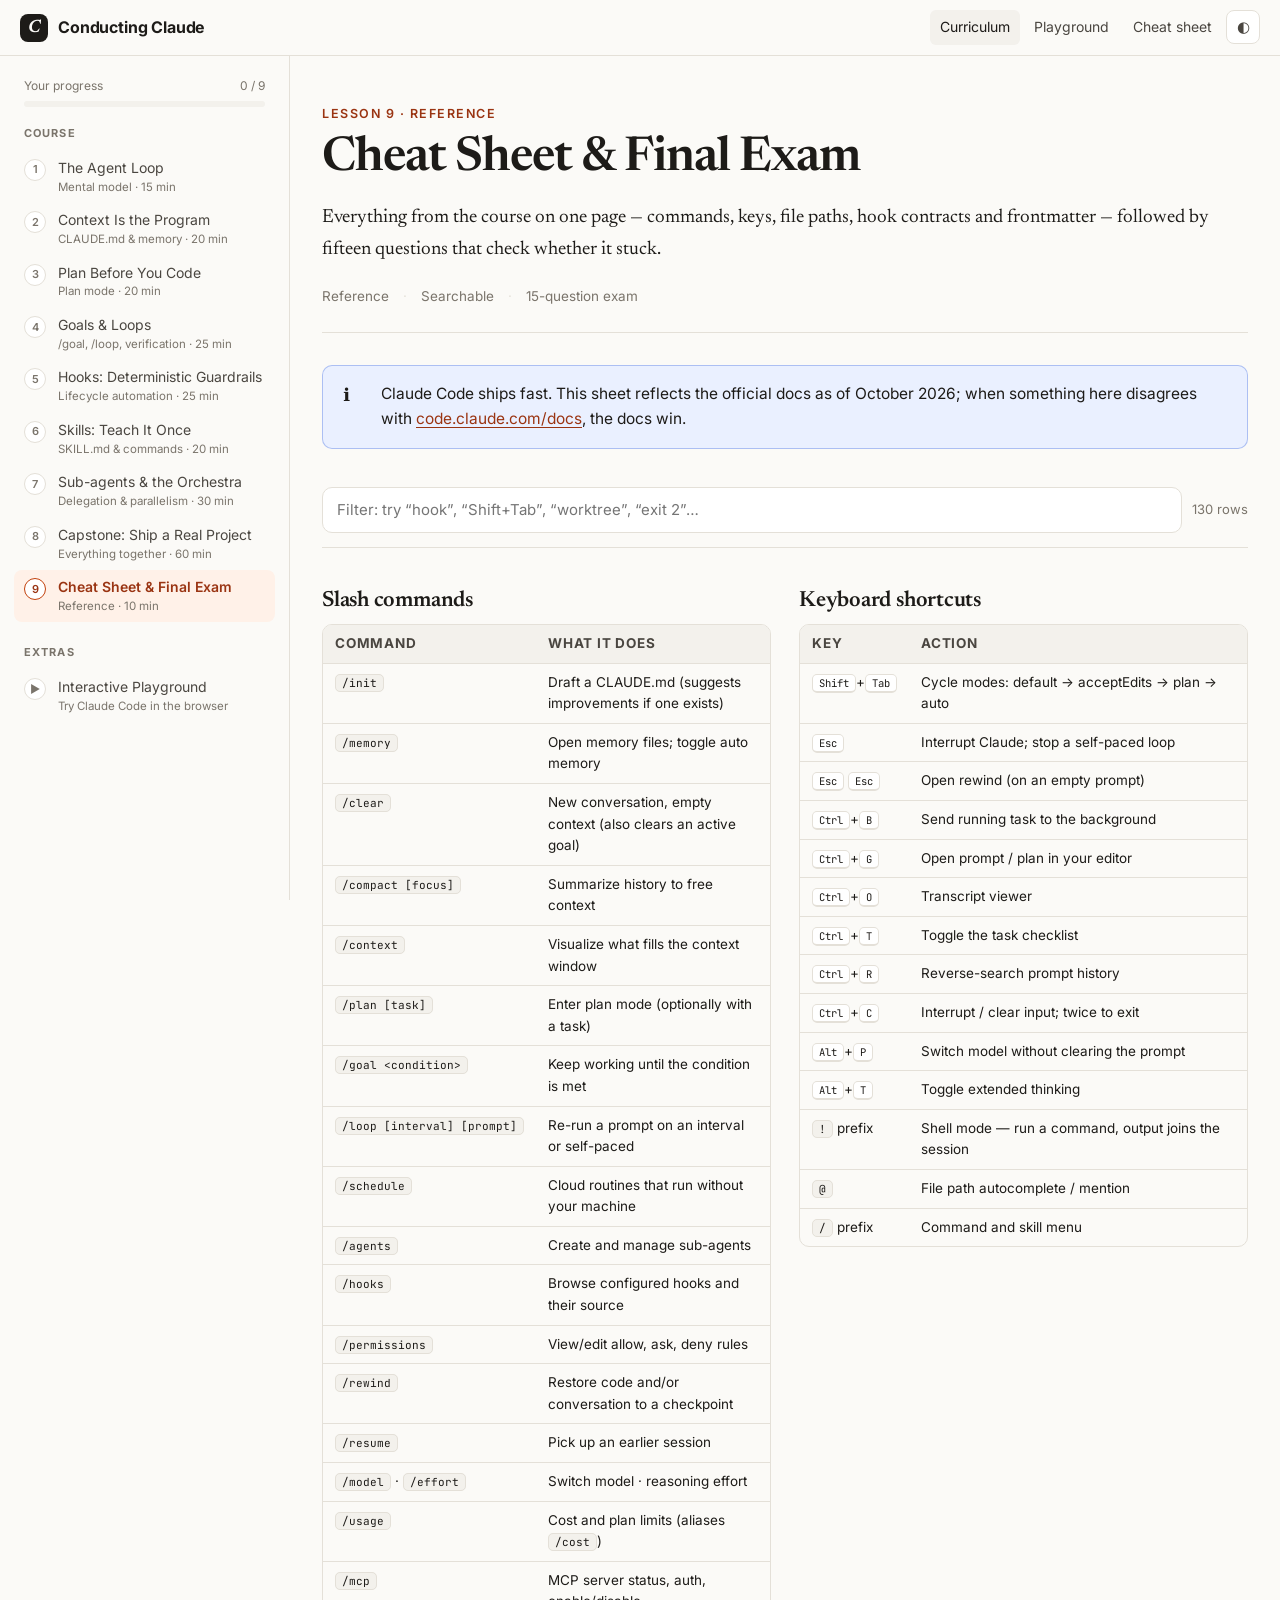
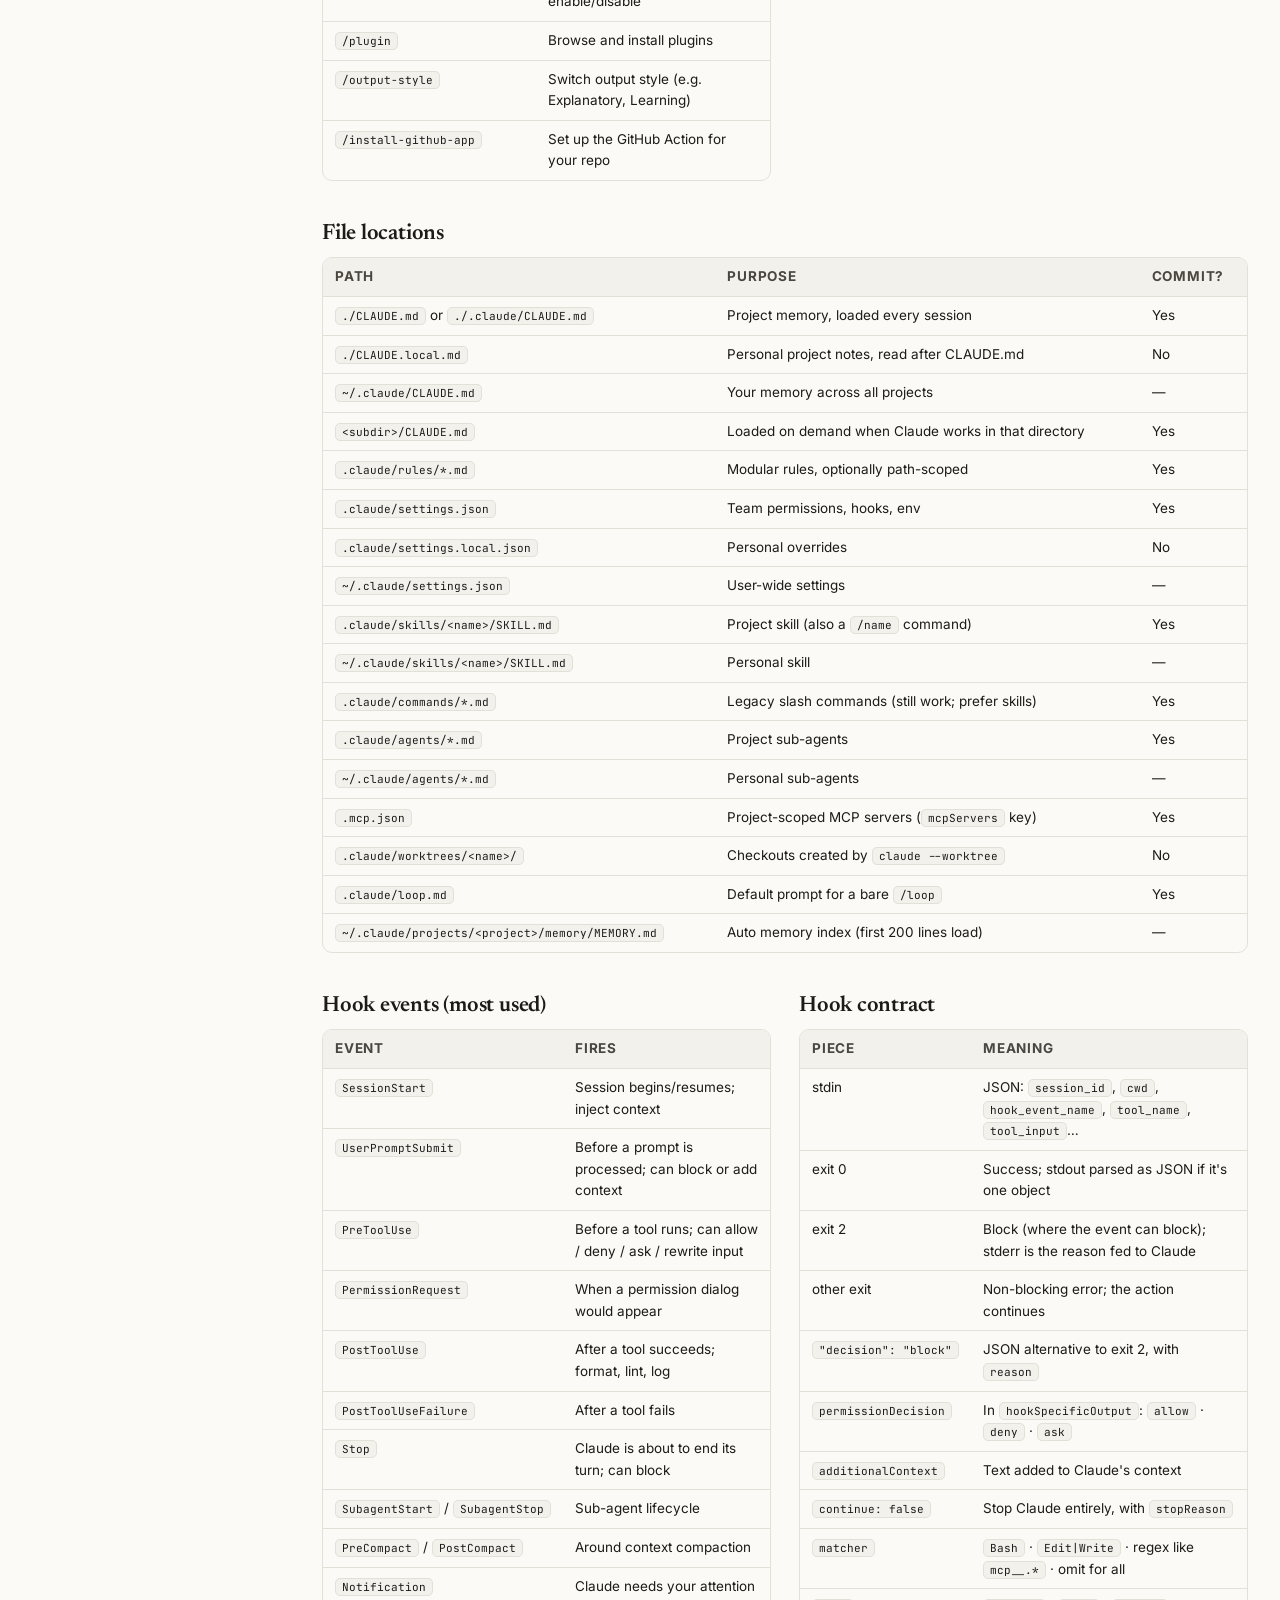
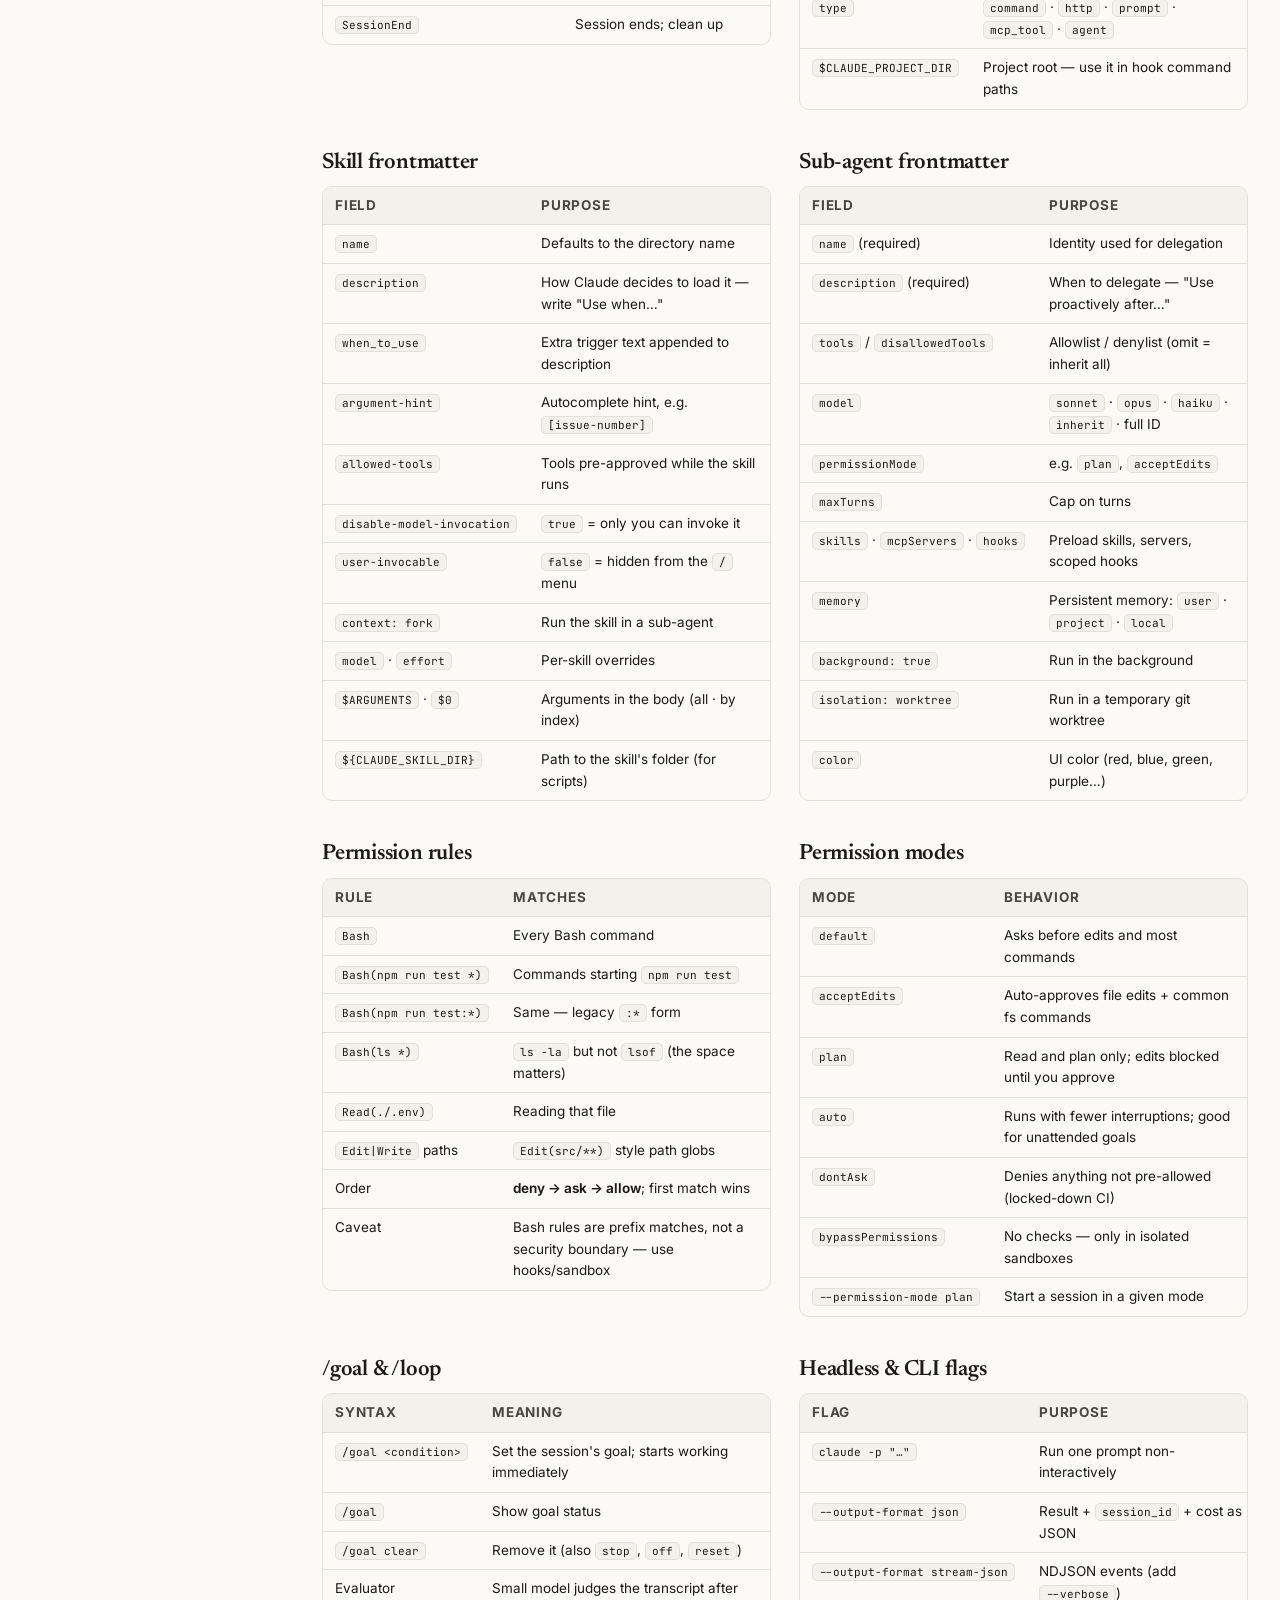
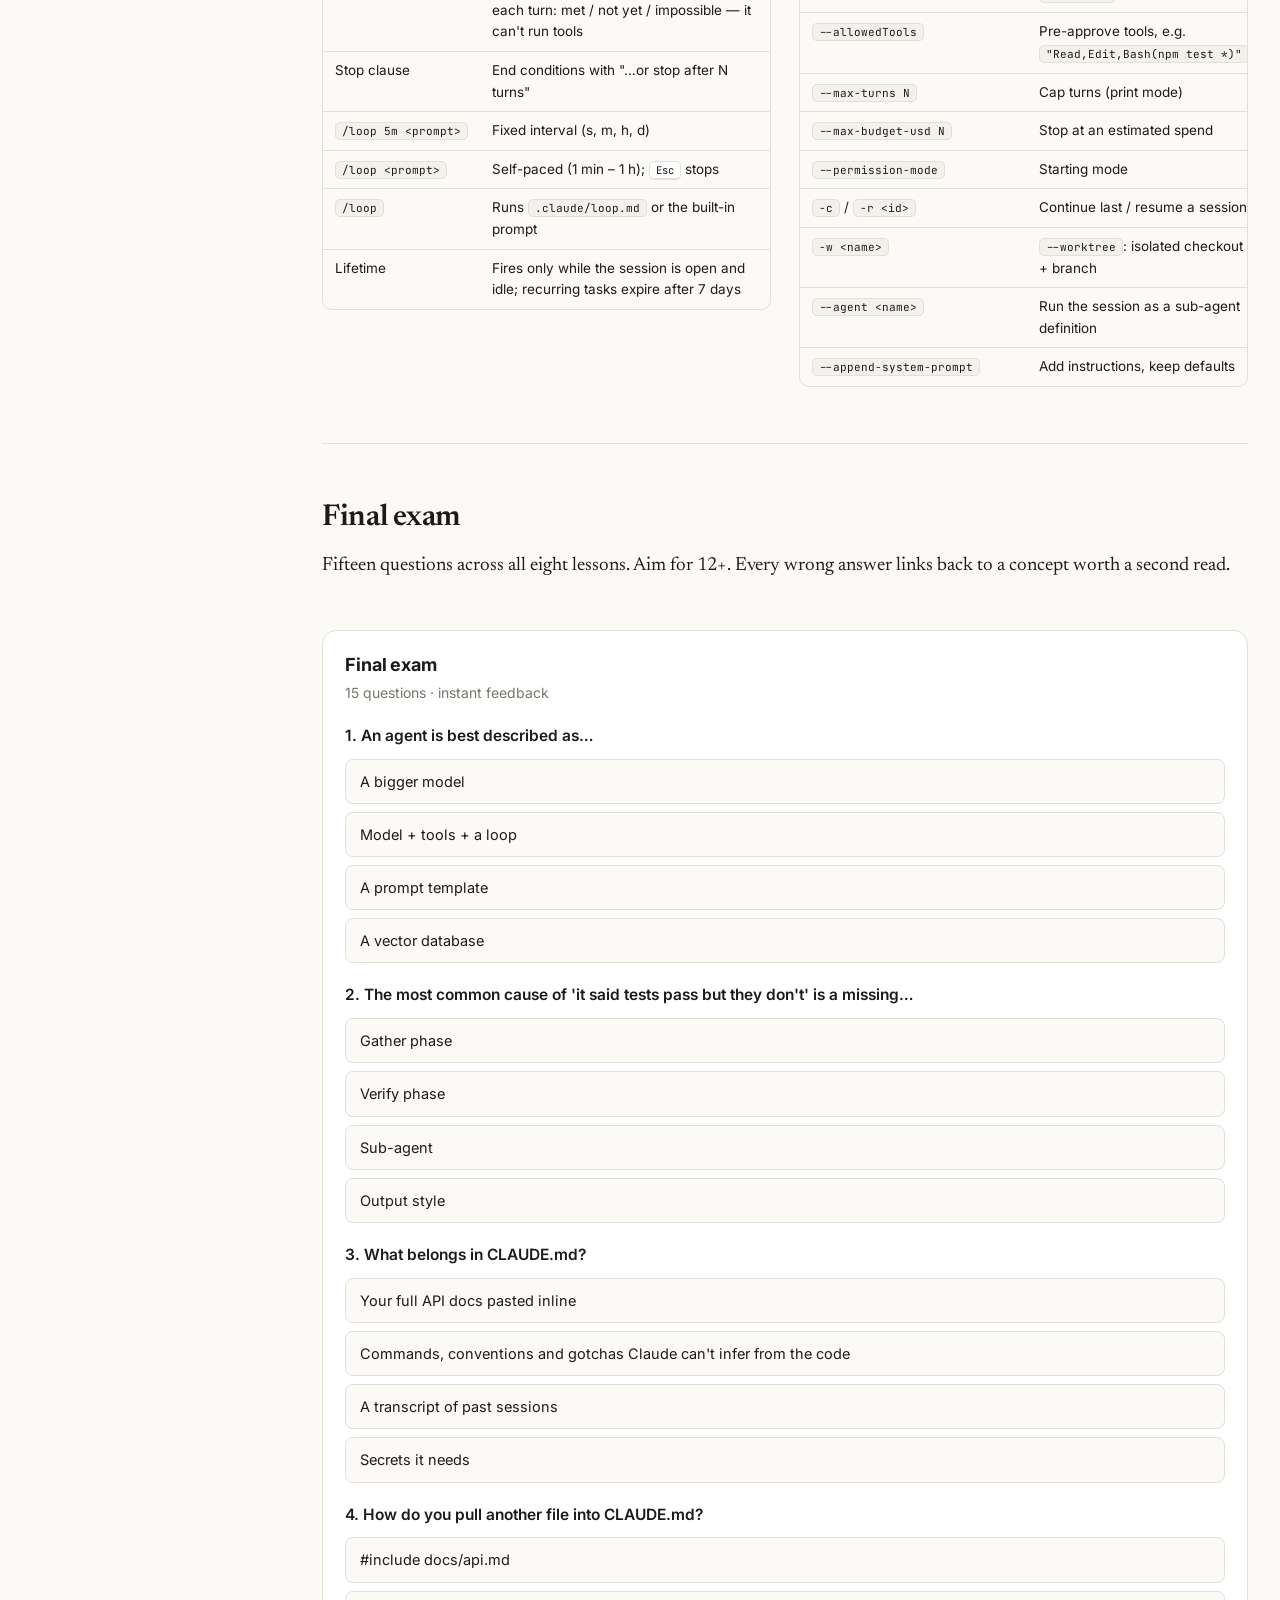
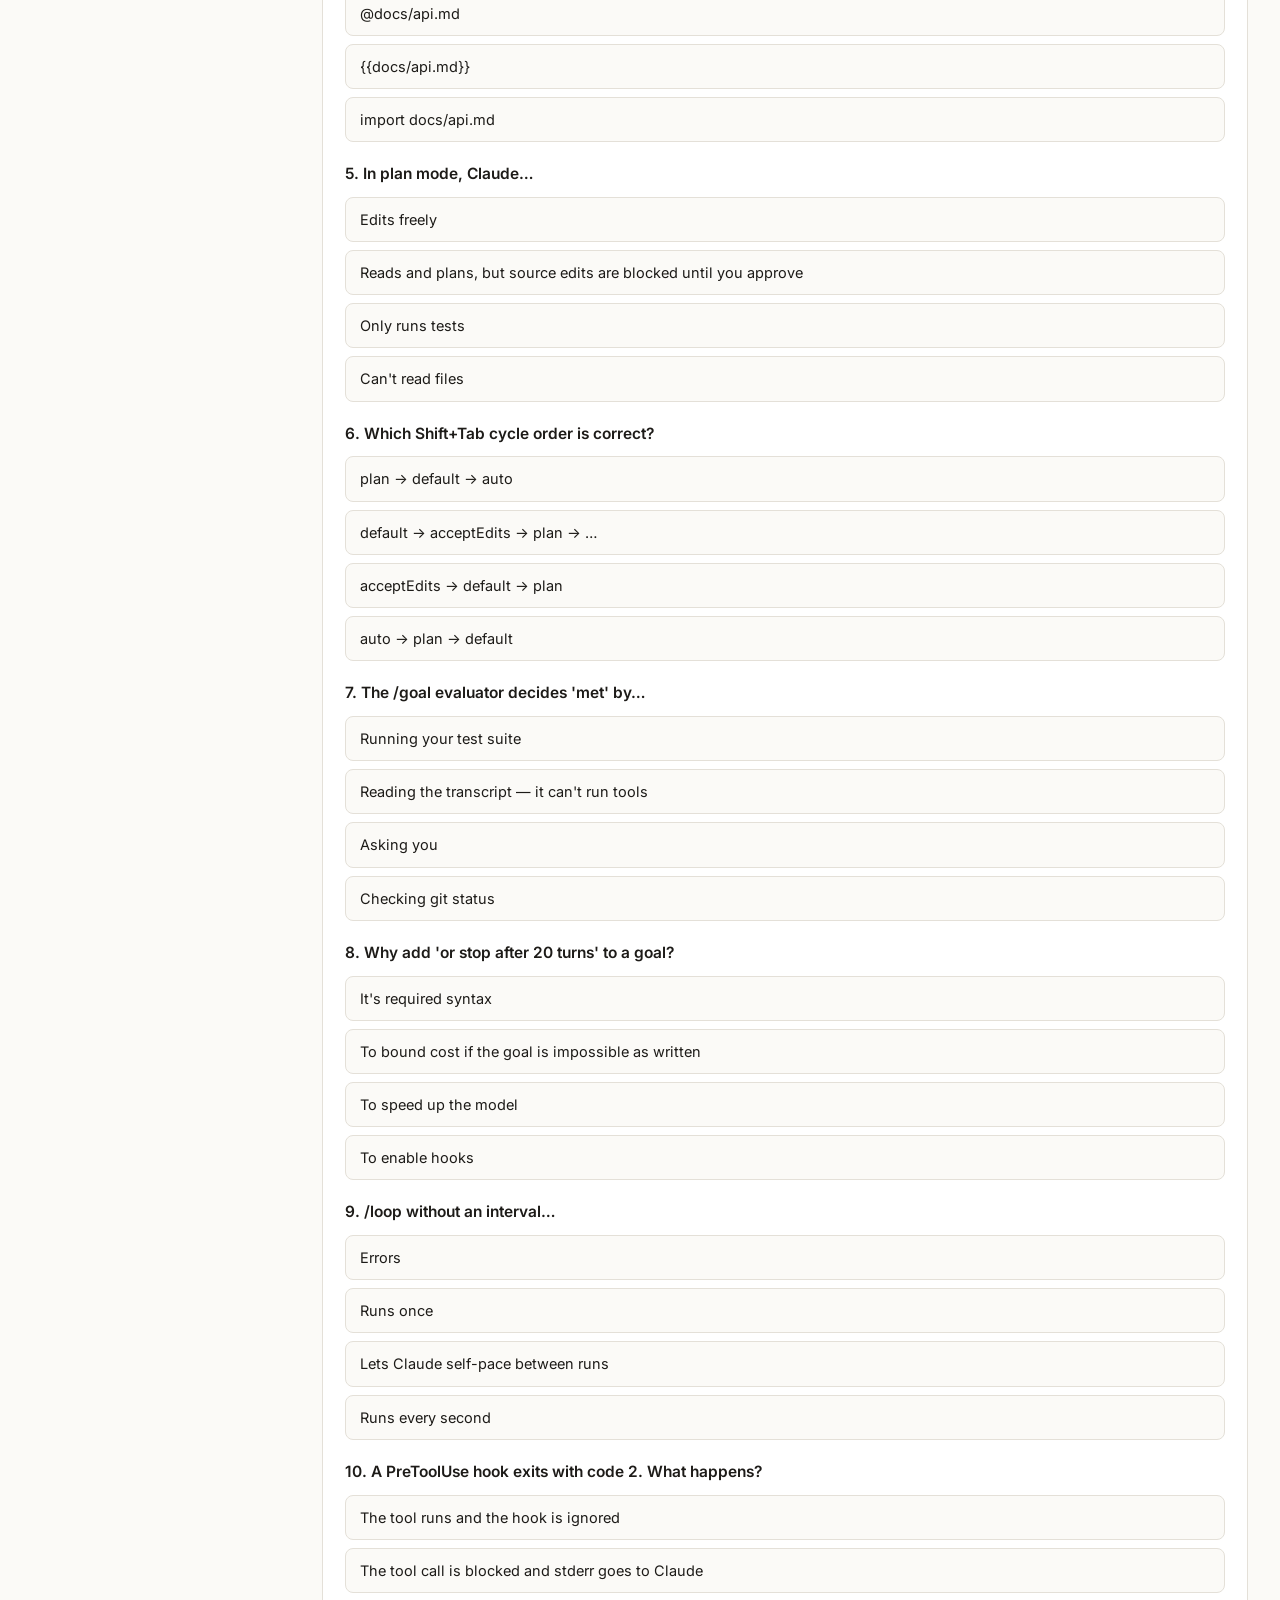
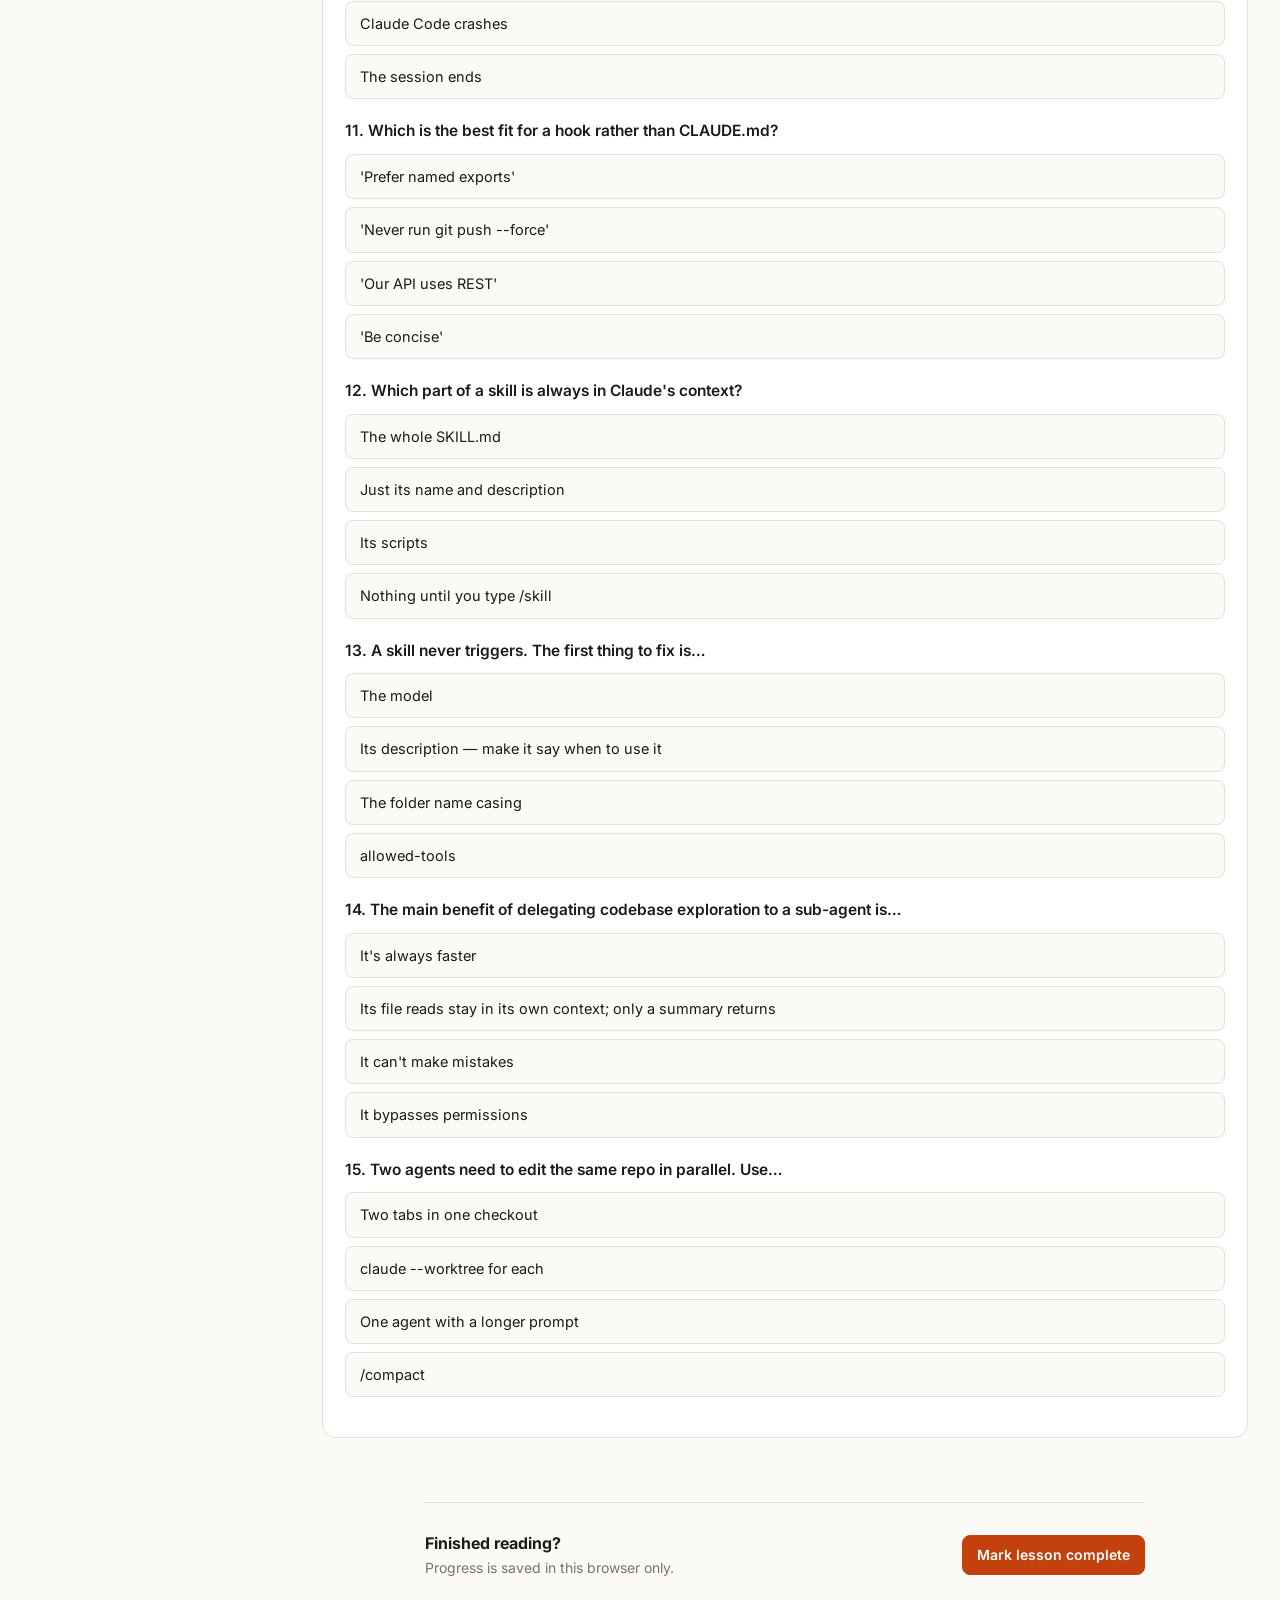
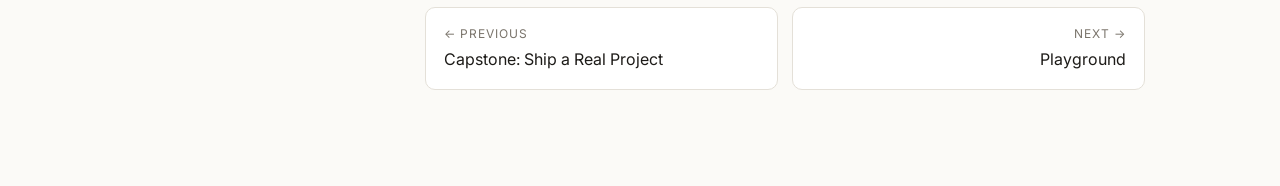
<file: lessons/09-cheatsheet.html>
<!doctype html>
<html lang="en">
<head>
<meta charset="utf-8">
<meta name="viewport" content="width=device-width, initial-scale=1">
<title>Cheat Sheet &amp; Final Exam · Conducting Claude</title>
<link rel="preconnect" href="https://fonts.googleapis.com">
<link rel="preconnect" href="https://fonts.gstatic.com" crossorigin>
<link href="https://fonts.googleapis.com/css2?family=Inter:wght@400;500;600;700&family=JetBrains+Mono:wght@400;600&family=Newsreader:ital,opsz,wght@0,6..72,400;0,6..72,500;0,6..72,600;1,6..72,400;1,6..72,500&display=swap" rel="stylesheet">
<link rel="stylesheet" href="../assets/styles.css">
<style>
  .cs-search {
    position: sticky; top: 64px; z-index: 5; display: flex; gap: 10px; align-items: center;
    background: var(--bg); padding: 10px 0 14px; margin-bottom: 8px; border-bottom: 1px solid var(--rule);
  }
  .cs-search input {
    flex: 1; font: inherit; font-size: 15px; padding: 10px 14px; border-radius: 10px; color: var(--ink);
    background: var(--bg-elev); border: 1px solid var(--rule);
  }
  .cs-search input:focus { outline: 2px solid color-mix(in srgb, var(--accent) 40%, transparent); border-color: var(--accent); }
  .cs-count { font-size: 13px; color: var(--ink-3); white-space: nowrap; font-family: var(--sans); }
  .cs-grid { display: grid; grid-template-columns: 1fr 1fr; gap: 0 28px; }
  .cs-sec { min-width: 0; }
  .cs-sec.full { grid-column: 1 / -1; }
  .cs-sec h2 { font-size: 22px !important; margin: 32px 0 10px !important; }
  .cs-sec .table-wrap { margin: 0 0 8px; }
  .cs-sec td, .cs-sec th { padding: 8px 12px; font-size: 13.5px; }
  .cs-sec td:first-child { white-space: nowrap; }
  .cs-empty { display: none; font-family: var(--sans); color: var(--ink-3); padding: 24px 0; }
  mark { background: var(--accent-soft); color: var(--accent-ink); border-radius: 3px; }
  @media (max-width: 900px) { .cs-grid { grid-template-columns: 1fr; } .cs-sec td:first-child { white-space: normal; } }
</style>
</head>
<body data-root=".." data-lesson="09">
<main>
<article class="article wide">
  <div class="eyebrow">Lesson 9 · Reference</div>
  <h1>Cheat Sheet &amp; Final Exam</h1>
  <p class="dek">Everything from the course on one page — commands, keys, file paths, hook contracts and frontmatter — followed by fifteen questions that check whether it stuck.</p>
  <div class="byline"><span>Reference</span><span>Searchable</span><span>15-question exam</span></div>

  <div class="callout info"><div class="callout-icon">ℹ️</div><div><p>Claude Code ships fast. This sheet reflects the official docs as of October 2026; when something here disagrees with <a href="https://code.claude.com/docs" target="_blank" rel="noopener">code.claude.com/docs</a>, the docs win.</p></div></div>

  <div class="cs-search">
    <input type="text" id="cs-q" placeholder="Filter: try “hook”, “Shift+Tab”, “worktree”, “exit 2”…" aria-label="Filter cheat sheet rows">
    <span class="cs-count" id="cs-count"></span>
  </div>
  <div class="cs-empty" id="cs-empty">No rows match. Try a shorter term.</div>

  <div class="cs-grid" id="cs-grid">

  <section class="cs-sec">
    <h2>Slash commands</h2>
    <div class="table-wrap"><table>
      <thead><tr><th>Command</th><th>What it does</th></tr></thead>
      <tbody>
        <tr><td><code>/init</code></td><td>Draft a CLAUDE.md (suggests improvements if one exists)</td></tr>
        <tr><td><code>/memory</code></td><td>Open memory files; toggle auto memory</td></tr>
        <tr><td><code>/clear</code></td><td>New conversation, empty context (also clears an active goal)</td></tr>
        <tr><td><code>/compact [focus]</code></td><td>Summarize history to free context</td></tr>
        <tr><td><code>/context</code></td><td>Visualize what fills the context window</td></tr>
        <tr><td><code>/plan [task]</code></td><td>Enter plan mode (optionally with a task)</td></tr>
        <tr><td><code>/goal &lt;condition&gt;</code></td><td>Keep working until the condition is met</td></tr>
        <tr><td><code>/loop [interval] [prompt]</code></td><td>Re-run a prompt on an interval or self-paced</td></tr>
        <tr><td><code>/schedule</code></td><td>Cloud routines that run without your machine</td></tr>
        <tr><td><code>/agents</code></td><td>Create and manage sub-agents</td></tr>
        <tr><td><code>/hooks</code></td><td>Browse configured hooks and their source</td></tr>
        <tr><td><code>/permissions</code></td><td>View/edit allow, ask, deny rules</td></tr>
        <tr><td><code>/rewind</code></td><td>Restore code and/or conversation to a checkpoint</td></tr>
        <tr><td><code>/resume</code></td><td>Pick up an earlier session</td></tr>
        <tr><td><code>/model</code> · <code>/effort</code></td><td>Switch model · reasoning effort</td></tr>
        <tr><td><code>/usage</code></td><td>Cost and plan limits (aliases <code>/cost</code>)</td></tr>
        <tr><td><code>/mcp</code></td><td>MCP server status, auth, enable/disable</td></tr>
        <tr><td><code>/plugin</code></td><td>Browse and install plugins</td></tr>
        <tr><td><code>/output-style</code></td><td>Switch output style (e.g. Explanatory, Learning)</td></tr>
        <tr><td><code>/install-github-app</code></td><td>Set up the GitHub Action for your repo</td></tr>
      </tbody>
    </table></div>
  </section>

  <section class="cs-sec">
    <h2>Keyboard shortcuts</h2>
    <div class="table-wrap"><table>
      <thead><tr><th>Key</th><th>Action</th></tr></thead>
      <tbody>
        <tr><td><kbd>Shift</kbd>+<kbd>Tab</kbd></td><td>Cycle modes: default → acceptEdits → plan → auto</td></tr>
        <tr><td><kbd>Esc</kbd></td><td>Interrupt Claude; stop a self-paced loop</td></tr>
        <tr><td><kbd>Esc</kbd> <kbd>Esc</kbd></td><td>Open rewind (on an empty prompt)</td></tr>
        <tr><td><kbd>Ctrl</kbd>+<kbd>B</kbd></td><td>Send running task to the background</td></tr>
        <tr><td><kbd>Ctrl</kbd>+<kbd>G</kbd></td><td>Open prompt / plan in your editor</td></tr>
        <tr><td><kbd>Ctrl</kbd>+<kbd>O</kbd></td><td>Transcript viewer</td></tr>
        <tr><td><kbd>Ctrl</kbd>+<kbd>T</kbd></td><td>Toggle the task checklist</td></tr>
        <tr><td><kbd>Ctrl</kbd>+<kbd>R</kbd></td><td>Reverse-search prompt history</td></tr>
        <tr><td><kbd>Ctrl</kbd>+<kbd>C</kbd></td><td>Interrupt / clear input; twice to exit</td></tr>
        <tr><td><kbd>Alt</kbd>+<kbd>P</kbd></td><td>Switch model without clearing the prompt</td></tr>
        <tr><td><kbd>Alt</kbd>+<kbd>T</kbd></td><td>Toggle extended thinking</td></tr>
        <tr><td><code>!</code> prefix</td><td>Shell mode — run a command, output joins the session</td></tr>
        <tr><td><code>@</code></td><td>File path autocomplete / mention</td></tr>
        <tr><td><code>/</code> prefix</td><td>Command and skill menu</td></tr>
      </tbody>
    </table></div>
  </section>

  <section class="cs-sec full">
    <h2>File locations</h2>
    <div class="table-wrap"><table>
      <thead><tr><th>Path</th><th>Purpose</th><th>Commit?</th></tr></thead>
      <tbody>
        <tr><td><code>./CLAUDE.md</code> or <code>./.claude/CLAUDE.md</code></td><td>Project memory, loaded every session</td><td>Yes</td></tr>
        <tr><td><code>./CLAUDE.local.md</code></td><td>Personal project notes, read after CLAUDE.md</td><td>No</td></tr>
        <tr><td><code>~/.claude/CLAUDE.md</code></td><td>Your memory across all projects</td><td>—</td></tr>
        <tr><td><code>&lt;subdir&gt;/CLAUDE.md</code></td><td>Loaded on demand when Claude works in that directory</td><td>Yes</td></tr>
        <tr><td><code>.claude/rules/*.md</code></td><td>Modular rules, optionally path-scoped</td><td>Yes</td></tr>
        <tr><td><code>.claude/settings.json</code></td><td>Team permissions, hooks, env</td><td>Yes</td></tr>
        <tr><td><code>.claude/settings.local.json</code></td><td>Personal overrides</td><td>No</td></tr>
        <tr><td><code>~/.claude/settings.json</code></td><td>User-wide settings</td><td>—</td></tr>
        <tr><td><code>.claude/skills/&lt;name&gt;/SKILL.md</code></td><td>Project skill (also a <code>/name</code> command)</td><td>Yes</td></tr>
        <tr><td><code>~/.claude/skills/&lt;name&gt;/SKILL.md</code></td><td>Personal skill</td><td>—</td></tr>
        <tr><td><code>.claude/commands/*.md</code></td><td>Legacy slash commands (still work; prefer skills)</td><td>Yes</td></tr>
        <tr><td><code>.claude/agents/*.md</code></td><td>Project sub-agents</td><td>Yes</td></tr>
        <tr><td><code>~/.claude/agents/*.md</code></td><td>Personal sub-agents</td><td>—</td></tr>
        <tr><td><code>.mcp.json</code></td><td>Project-scoped MCP servers (<code>mcpServers</code> key)</td><td>Yes</td></tr>
        <tr><td><code>.claude/worktrees/&lt;name&gt;/</code></td><td>Checkouts created by <code>claude --worktree</code></td><td>No</td></tr>
        <tr><td><code>.claude/loop.md</code></td><td>Default prompt for a bare <code>/loop</code></td><td>Yes</td></tr>
        <tr><td><code>~/.claude/projects/&lt;project&gt;/memory/MEMORY.md</code></td><td>Auto memory index (first 200 lines load)</td><td>—</td></tr>
      </tbody>
    </table></div>
  </section>

  <section class="cs-sec">
    <h2>Hook events (most used)</h2>
    <div class="table-wrap"><table>
      <thead><tr><th>Event</th><th>Fires</th></tr></thead>
      <tbody>
        <tr><td><code>SessionStart</code></td><td>Session begins/resumes; inject context</td></tr>
        <tr><td><code>UserPromptSubmit</code></td><td>Before a prompt is processed; can block or add context</td></tr>
        <tr><td><code>PreToolUse</code></td><td>Before a tool runs; can allow / deny / ask / rewrite input</td></tr>
        <tr><td><code>PermissionRequest</code></td><td>When a permission dialog would appear</td></tr>
        <tr><td><code>PostToolUse</code></td><td>After a tool succeeds; format, lint, log</td></tr>
        <tr><td><code>PostToolUseFailure</code></td><td>After a tool fails</td></tr>
        <tr><td><code>Stop</code></td><td>Claude is about to end its turn; can block</td></tr>
        <tr><td><code>SubagentStart</code> / <code>SubagentStop</code></td><td>Sub-agent lifecycle</td></tr>
        <tr><td><code>PreCompact</code> / <code>PostCompact</code></td><td>Around context compaction</td></tr>
        <tr><td><code>Notification</code></td><td>Claude needs your attention</td></tr>
        <tr><td><code>SessionEnd</code></td><td>Session ends; clean up</td></tr>
      </tbody>
    </table></div>
  </section>

  <section class="cs-sec">
    <h2>Hook contract</h2>
    <div class="table-wrap"><table>
      <thead><tr><th>Piece</th><th>Meaning</th></tr></thead>
      <tbody>
        <tr><td>stdin</td><td>JSON: <code>session_id</code>, <code>cwd</code>, <code>hook_event_name</code>, <code>tool_name</code>, <code>tool_input</code>…</td></tr>
        <tr><td>exit 0</td><td>Success; stdout parsed as JSON if it's one object</td></tr>
        <tr><td>exit 2</td><td>Block (where the event can block); stderr is the reason fed to Claude</td></tr>
        <tr><td>other exit</td><td>Non-blocking error; the action continues</td></tr>
        <tr><td><code>"decision": "block"</code></td><td>JSON alternative to exit 2, with <code>reason</code></td></tr>
        <tr><td><code>permissionDecision</code></td><td>In <code>hookSpecificOutput</code>: <code>allow</code> · <code>deny</code> · <code>ask</code></td></tr>
        <tr><td><code>additionalContext</code></td><td>Text added to Claude's context</td></tr>
        <tr><td><code>continue: false</code></td><td>Stop Claude entirely, with <code>stopReason</code></td></tr>
        <tr><td><code>matcher</code></td><td><code>Bash</code> · <code>Edit|Write</code> · regex like <code>mcp__.*</code> · omit for all</td></tr>
        <tr><td><code>type</code></td><td><code>command</code> · <code>http</code> · <code>prompt</code> · <code>mcp_tool</code> · <code>agent</code></td></tr>
        <tr><td><code>$CLAUDE_PROJECT_DIR</code></td><td>Project root — use it in hook command paths</td></tr>
      </tbody>
    </table></div>
  </section>

  <section class="cs-sec">
    <h2>Skill frontmatter</h2>
    <div class="table-wrap"><table>
      <thead><tr><th>Field</th><th>Purpose</th></tr></thead>
      <tbody>
        <tr><td><code>name</code></td><td>Defaults to the directory name</td></tr>
        <tr><td><code>description</code></td><td>How Claude decides to load it — write "Use when…"</td></tr>
        <tr><td><code>when_to_use</code></td><td>Extra trigger text appended to description</td></tr>
        <tr><td><code>argument-hint</code></td><td>Autocomplete hint, e.g. <code>[issue-number]</code></td></tr>
        <tr><td><code>allowed-tools</code></td><td>Tools pre-approved while the skill runs</td></tr>
        <tr><td><code>disable-model-invocation</code></td><td><code>true</code> = only you can invoke it</td></tr>
        <tr><td><code>user-invocable</code></td><td><code>false</code> = hidden from the <code>/</code> menu</td></tr>
        <tr><td><code>context: fork</code></td><td>Run the skill in a sub-agent</td></tr>
        <tr><td><code>model</code> · <code>effort</code></td><td>Per-skill overrides</td></tr>
        <tr><td><code>$ARGUMENTS</code> · <code>$0</code></td><td>Arguments in the body (all · by index)</td></tr>
        <tr><td><code>${CLAUDE_SKILL_DIR}</code></td><td>Path to the skill's folder (for scripts)</td></tr>
      </tbody>
    </table></div>
  </section>

  <section class="cs-sec">
    <h2>Sub-agent frontmatter</h2>
    <div class="table-wrap"><table>
      <thead><tr><th>Field</th><th>Purpose</th></tr></thead>
      <tbody>
        <tr><td><code>name</code> (required)</td><td>Identity used for delegation</td></tr>
        <tr><td><code>description</code> (required)</td><td>When to delegate — "Use proactively after…"</td></tr>
        <tr><td><code>tools</code> / <code>disallowedTools</code></td><td>Allowlist / denylist (omit = inherit all)</td></tr>
        <tr><td><code>model</code></td><td><code>sonnet</code> · <code>opus</code> · <code>haiku</code> · <code>inherit</code> · full ID</td></tr>
        <tr><td><code>permissionMode</code></td><td>e.g. <code>plan</code>, <code>acceptEdits</code></td></tr>
        <tr><td><code>maxTurns</code></td><td>Cap on turns</td></tr>
        <tr><td><code>skills</code> · <code>mcpServers</code> · <code>hooks</code></td><td>Preload skills, servers, scoped hooks</td></tr>
        <tr><td><code>memory</code></td><td>Persistent memory: <code>user</code> · <code>project</code> · <code>local</code></td></tr>
        <tr><td><code>background: true</code></td><td>Run in the background</td></tr>
        <tr><td><code>isolation: worktree</code></td><td>Run in a temporary git worktree</td></tr>
        <tr><td><code>color</code></td><td>UI color (red, blue, green, purple…)</td></tr>
      </tbody>
    </table></div>
  </section>

  <section class="cs-sec">
    <h2>Permission rules</h2>
    <div class="table-wrap"><table>
      <thead><tr><th>Rule</th><th>Matches</th></tr></thead>
      <tbody>
        <tr><td><code>Bash</code></td><td>Every Bash command</td></tr>
        <tr><td><code>Bash(npm run test *)</code></td><td>Commands starting <code>npm run test </code></td></tr>
        <tr><td><code>Bash(npm run test:*)</code></td><td>Same — legacy <code>:*</code> form</td></tr>
        <tr><td><code>Bash(ls *)</code></td><td><code>ls -la</code> but not <code>lsof</code> (the space matters)</td></tr>
        <tr><td><code>Read(./.env)</code></td><td>Reading that file</td></tr>
        <tr><td><code>Edit|Write</code> paths</td><td><code>Edit(src/**)</code> style path globs</td></tr>
        <tr><td>Order</td><td><strong>deny → ask → allow</strong>; first match wins</td></tr>
        <tr><td>Caveat</td><td>Bash rules are prefix matches, not a security boundary — use hooks/sandbox</td></tr>
      </tbody>
    </table></div>
  </section>

  <section class="cs-sec">
    <h2>Permission modes</h2>
    <div class="table-wrap"><table>
      <thead><tr><th>Mode</th><th>Behavior</th></tr></thead>
      <tbody>
        <tr><td><code>default</code></td><td>Asks before edits and most commands</td></tr>
        <tr><td><code>acceptEdits</code></td><td>Auto-approves file edits + common fs commands</td></tr>
        <tr><td><code>plan</code></td><td>Read and plan only; edits blocked until you approve</td></tr>
        <tr><td><code>auto</code></td><td>Runs with fewer interruptions; good for unattended goals</td></tr>
        <tr><td><code>dontAsk</code></td><td>Denies anything not pre-allowed (locked-down CI)</td></tr>
        <tr><td><code>bypassPermissions</code></td><td>No checks — only in isolated sandboxes</td></tr>
        <tr><td><code>--permission-mode plan</code></td><td>Start a session in a given mode</td></tr>
      </tbody>
    </table></div>
  </section>

  <section class="cs-sec">
    <h2>/goal &amp; /loop</h2>
    <div class="table-wrap"><table>
      <thead><tr><th>Syntax</th><th>Meaning</th></tr></thead>
      <tbody>
        <tr><td><code>/goal &lt;condition&gt;</code></td><td>Set the session's goal; starts working immediately</td></tr>
        <tr><td><code>/goal</code></td><td>Show goal status</td></tr>
        <tr><td><code>/goal clear</code></td><td>Remove it (also <code>stop</code>, <code>off</code>, <code>reset</code>)</td></tr>
        <tr><td>Evaluator</td><td>Small model judges the transcript after each turn: met / not yet / impossible — it can't run tools</td></tr>
        <tr><td>Stop clause</td><td>End conditions with "…or stop after N turns"</td></tr>
        <tr><td><code>/loop 5m &lt;prompt&gt;</code></td><td>Fixed interval (s, m, h, d)</td></tr>
        <tr><td><code>/loop &lt;prompt&gt;</code></td><td>Self-paced (1 min – 1 h); <kbd>Esc</kbd> stops</td></tr>
        <tr><td><code>/loop</code></td><td>Runs <code>.claude/loop.md</code> or the built-in prompt</td></tr>
        <tr><td>Lifetime</td><td>Fires only while the session is open and idle; recurring tasks expire after 7 days</td></tr>
      </tbody>
    </table></div>
  </section>

  <section class="cs-sec">
    <h2>Headless &amp; CLI flags</h2>
    <div class="table-wrap"><table>
      <thead><tr><th>Flag</th><th>Purpose</th></tr></thead>
      <tbody>
        <tr><td><code>claude -p "…"</code></td><td>Run one prompt non-interactively</td></tr>
        <tr><td><code>--output-format json</code></td><td>Result + <code>session_id</code> + cost as JSON</td></tr>
        <tr><td><code>--output-format stream-json</code></td><td>NDJSON events (add <code>--verbose</code>)</td></tr>
        <tr><td><code>--allowedTools</code></td><td>Pre-approve tools, e.g. <code>"Read,Edit,Bash(npm test *)"</code></td></tr>
        <tr><td><code>--max-turns N</code></td><td>Cap turns (print mode)</td></tr>
        <tr><td><code>--max-budget-usd N</code></td><td>Stop at an estimated spend</td></tr>
        <tr><td><code>--permission-mode</code></td><td>Starting mode</td></tr>
        <tr><td><code>-c</code> / <code>-r &lt;id&gt;</code></td><td>Continue last / resume a session</td></tr>
        <tr><td><code>-w &lt;name&gt;</code></td><td><code>--worktree</code>: isolated checkout + branch</td></tr>
        <tr><td><code>--agent &lt;name&gt;</code></td><td>Run the session as a sub-agent definition</td></tr>
        <tr><td><code>--append-system-prompt</code></td><td>Add instructions, keep defaults</td></tr>
      </tbody>
    </table></div>
  </section>

  </div>

  <hr>
  <h2>Final exam</h2>
  <p>Fifteen questions across all eight lessons. Aim for 12+. Every wrong answer links back to a concept worth a second read.</p>
  <div id="quiz"></div>
</article>
</main>

<script src="../assets/app.js"></script>
<script>
TUTOR.ready(function () {
  /* Filter rows across every cheat-sheet table; hide sections with no matches. */
  var q = document.getElementById("cs-q"), count = document.getElementById("cs-count"), empty = document.getElementById("cs-empty");
  var secs = Array.prototype.slice.call(document.querySelectorAll(".cs-sec"));
  var total = document.querySelectorAll(".cs-sec tbody tr").length;
  function apply() {
    var term = q.value.trim().toLowerCase(), shown = 0;
    secs.forEach(function (sec) {
      var title = sec.querySelector("h2").textContent.toLowerCase();
      var titleHit = term && title.indexOf(term) !== -1;
      var hits = 0;
      sec.querySelectorAll("tbody tr").forEach(function (tr) {
        var ok = !term || titleHit || tr.textContent.toLowerCase().indexOf(term) !== -1;
        tr.style.display = ok ? "" : "none";
        if (ok) hits++;
      });
      sec.style.display = hits ? "" : "none";
      shown += hits;
    });
    count.textContent = term ? shown + " of " + total + " rows" : total + " rows";
    empty.style.display = shown ? "none" : "block";
  }
  q.addEventListener("input", apply);
  document.addEventListener("keydown", function (e) {
    if (e.key === "/" && document.activeElement !== q && !/input|textarea/i.test(document.activeElement.tagName)) { e.preventDefault(); q.focus(); }
  });
  apply();

  TUTOR.quiz("#quiz", { title: "Final exam", questions: [
    { q: "An agent is best described as…", options: ["A bigger model", "Model + tools + a loop", "A prompt template", "A vector database"],
      answer: 1, why: "Lesson 1: the loop — gather, act, verify — is the part you control." },
    { q: "The most common cause of 'it said tests pass but they don't' is a missing…", options: ["Gather phase", "Verify phase", "Sub-agent", "Output style"],
      answer: 1, why: "Premature victory = skipped verification. Make verification a requirement, not a hope." },
    { q: "What belongs in CLAUDE.md?", options: ["Your full API docs pasted inline", "Commands, conventions and gotchas Claude can't infer from the code", "A transcript of past sessions", "Secrets it needs"],
      answer: 1, why: "Lesson 2: keep it short and behavior-changing; import longer docs with @path." },
    { q: "How do you pull another file into CLAUDE.md?", options: ["#include docs/api.md", "@docs/api.md", "{{docs/api.md}}", "import docs/api.md"],
      answer: 1, why: "@path imports work anywhere in CLAUDE.md, up to 4 hops deep." },
    { q: "In plan mode, Claude…", options: ["Edits freely", "Reads and plans, but source edits are blocked until you approve", "Only runs tests", "Can't read files"],
      answer: 1, why: "Lesson 3: plan mode separates exploration from execution so you catch the wrong approach cheaply." },
    { q: "Which Shift+Tab cycle order is correct?", options: ["plan → default → auto", "default → acceptEdits → plan → …", "acceptEdits → default → plan", "auto → plan → default"],
      answer: 1, why: "default → acceptEdits → plan, then auto (and bypassPermissions only if enabled)." },
    { q: "The /goal evaluator decides 'met' by…", options: ["Running your test suite", "Reading the transcript — it can't run tools", "Asking you", "Checking git status"],
      answer: 1, why: "Lesson 4: so write conditions that ask Claude to show evidence in the transcript." },
    { q: "Why add 'or stop after 20 turns' to a goal?", options: ["It's required syntax", "To bound cost if the goal is impossible as written", "To speed up the model", "To enable hooks"],
      answer: 1, why: "A stop clause is your budget. Without it, an unreachable goal can burn many turns." },
    { q: "/loop without an interval…", options: ["Errors", "Runs once", "Lets Claude self-pace between runs", "Runs every second"],
      answer: 2, why: "Self-paced loops pick their own delay (1 min – 1 h). Esc stops them." },
    { q: "A PreToolUse hook exits with code 2. What happens?", options: ["The tool runs and the hook is ignored", "The tool call is blocked and stderr goes to Claude", "Claude Code crashes", "The session ends"],
      answer: 1, why: "Lesson 5: exit 2 = blocking error; stderr is the reason. Other non-zero codes are non-blocking." },
    { q: "Which is the best fit for a hook rather than CLAUDE.md?", options: ["'Prefer named exports'", "'Never run git push --force'", "'Our API uses REST'", "'Be concise'"],
      answer: 1, why: "Anything that must never happen deserves deterministic enforcement." },
    { q: "Which part of a skill is always in Claude's context?", options: ["The whole SKILL.md", "Just its name and description", "Its scripts", "Nothing until you type /skill"],
      answer: 1, why: "Lesson 6: progressive disclosure — the body loads only when relevant." },
    { q: "A skill never triggers. The first thing to fix is…", options: ["The model", "Its description — make it say when to use it", "The folder name casing", "allowed-tools"],
      answer: 1, why: "Claude matches requests against the description. Write it as 'Use when…' with the words users actually say." },
    { q: "The main benefit of delegating codebase exploration to a sub-agent is…", options: ["It's always faster", "Its file reads stay in its own context; only a summary returns", "It can't make mistakes", "It bypasses permissions"],
      answer: 1, why: "Lesson 7: context isolation keeps the main window clean for the actual work." },
    { q: "Two agents need to edit the same repo in parallel. Use…", options: ["Two tabs in one checkout", "claude --worktree for each", "One agent with a longer prompt", "/compact"],
      answer: 1, why: "Worktrees give each agent its own checkout and branch; merge afterward (lesson 8, M6)." }
  ]});
});
</script>
</body>
</html>
</file>
<file: assets/styles.css>
/* ==========================================================================
   Conducting Claude — design system
   Editorial reading layout + course chrome + interactive lab components
   ========================================================================== */

:root {
  --bg: #fbfaf7;
  --bg-elev: #ffffff;
  --bg-sunk: #f3f1ec;
  --ink: #1d1b18;
  --ink-2: #4a4640;
  --ink-3: #7a746b;
  --rule: #e4e0d8;
  --accent: #c2410c;        /* burnt orange — "conductor's baton" */
  --accent-soft: #fff1e8;
  --accent-ink: #9a3412;
  --blue: #1d4ed8;
  --blue-soft: #eaf0ff;
  --green: #15803d;
  --green-soft: #e8f6ec;
  --red: #b91c1c;
  --red-soft: #fdecec;
  --amber: #a16207;
  --amber-soft: #fdf6e3;
  --violet: #6d28d9;
  --violet-soft: #f1ebff;
  --term-bg: #16181d;
  --term-ink: #e6e3dc;
  --term-dim: #8b8f98;
  --term-accent: #f0a26b;
  --term-green: #7ed39a;
  --term-red: #f08a8a;
  --term-blue: #8ab4f8;
  --term-violet: #c4a7ff;
  --shadow: 0 1px 2px rgba(0,0,0,.04), 0 6px 24px rgba(0,0,0,.06);
  --radius: 10px;
  --serif: "Newsreader", "Iowan Old Style", Georgia, serif;
  --sans: "Inter", system-ui, -apple-system, "Segoe UI", sans-serif;
  --mono: "JetBrains Mono", ui-monospace, "SF Mono", Menlo, monospace;
  --sidebar-w: 290px;
  --content-w: 720px;
}

@media (prefers-color-scheme: dark) {
  :root:not([data-theme="light"]) {
    --bg: #121316; --bg-elev: #1a1c20; --bg-sunk: #0d0e10;
    --ink: #ece9e3; --ink-2: #c3beb5; --ink-3: #8e8a83; --rule: #2a2d33;
    --accent: #f08a4b; --accent-soft: #2a1d14; --accent-ink: #ffb486;
    --blue: #8ab4f8; --blue-soft: #16203a;
    --green: #7ed39a; --green-soft: #12261a;
    --red: #f08a8a; --red-soft: #2c1515;
    --amber: #e8c46a; --amber-soft: #2a2312;
    --violet: #c4a7ff; --violet-soft: #221a36;
    --term-bg: #0b0c0e;
    --shadow: 0 1px 2px rgba(0,0,0,.3), 0 6px 24px rgba(0,0,0,.35);
  }
}
:root[data-theme="dark"] {
  --bg: #121316; --bg-elev: #1a1c20; --bg-sunk: #0d0e10;
  --ink: #ece9e3; --ink-2: #c3beb5; --ink-3: #8e8a83; --rule: #2a2d33;
  --accent: #f08a4b; --accent-soft: #2a1d14; --accent-ink: #ffb486;
  --blue: #8ab4f8; --blue-soft: #16203a;
  --green: #7ed39a; --green-soft: #12261a;
  --red: #f08a8a; --red-soft: #2c1515;
  --amber: #e8c46a; --amber-soft: #2a2312;
  --violet: #c4a7ff; --violet-soft: #221a36;
  --term-bg: #0b0c0e;
  --shadow: 0 1px 2px rgba(0,0,0,.3), 0 6px 24px rgba(0,0,0,.35);
}

* { box-sizing: border-box; }
html { scroll-behavior: smooth; -webkit-text-size-adjust: 100%; }
body {
  margin: 0; background: var(--bg); color: var(--ink);
  font-family: var(--sans); font-size: 16px; line-height: 1.6;
  -webkit-font-smoothing: antialiased;
}
a { color: var(--accent-ink); text-decoration-thickness: 1px; text-underline-offset: 3px; }
a:hover { color: var(--accent); }
img, svg { max-width: 100%; }
::selection { background: var(--accent-soft); color: var(--ink); }

/* ---------- Top bar ---------- */
.topbar {
  position: sticky; top: 0; z-index: 50;
  display: flex; align-items: center; gap: 16px;
  height: 56px; padding: 0 20px;
  background: color-mix(in srgb, var(--bg) 88%, transparent);
  backdrop-filter: saturate(1.4) blur(10px);
  border-bottom: 1px solid var(--rule);
}
.brand { display: flex; align-items: center; gap: 10px; font-weight: 700; color: var(--ink); text-decoration: none; letter-spacing: -.01em; }
.brand-mark {
  width: 28px; height: 28px; border-radius: 8px; display: grid; place-items: center;
  background: var(--ink); color: var(--bg); font-family: var(--serif); font-size: 18px; font-style: italic;
}
.topbar nav { display: flex; gap: 4px; margin-left: auto; align-items: center; }
.topbar nav a {
  color: var(--ink-2); text-decoration: none; font-size: 14px; padding: 6px 10px; border-radius: 6px;
}
.topbar nav a:hover, .topbar nav a.active { background: var(--bg-sunk); color: var(--ink); }
.icon-btn {
  border: 1px solid var(--rule); background: var(--bg-elev); color: var(--ink-2);
  width: 34px; height: 34px; border-radius: 8px; cursor: pointer; display: grid; place-items: center; font-size: 15px;
}
.icon-btn:hover { color: var(--ink); border-color: var(--ink-3); }
.menu-btn { display: none; }

/* ---------- Course layout ---------- */
.course { display: grid; grid-template-columns: var(--sidebar-w) minmax(0,1fr); min-height: calc(100vh - 56px); }
.sidebar {
  position: sticky; top: 56px; height: calc(100vh - 56px); overflow-y: auto;
  border-right: 1px solid var(--rule); padding: 20px 14px 40px; background: var(--bg);
}
.sidebar h4 { font-size: 11px; text-transform: uppercase; letter-spacing: .1em; color: var(--ink-3); margin: 0 10px 8px; }
.progress-wrap { margin: 0 10px 18px; }
.progress-label { display: flex; justify-content: space-between; font-size: 12px; color: var(--ink-3); margin-bottom: 6px; }
.progress-bar { height: 6px; border-radius: 99px; background: var(--bg-sunk); overflow: hidden; }
.progress-bar span { display: block; height: 100%; background: var(--accent); width: 0; transition: width .4s ease; }
.lesson-list { list-style: none; margin: 0; padding: 0; }
.lesson-list a {
  display: grid; grid-template-columns: 26px 1fr; gap: 8px; align-items: start;
  padding: 8px 10px; border-radius: 8px; color: var(--ink-2); text-decoration: none; font-size: 14px; line-height: 1.35;
}
.lesson-list a:hover { background: var(--bg-sunk); color: var(--ink); }
.lesson-list a.active { background: var(--accent-soft); color: var(--accent-ink); font-weight: 600; }
.lesson-num {
  width: 22px; height: 22px; border-radius: 50%; border: 1.5px solid var(--rule);
  display: grid; place-items: center; font-size: 11px; font-weight: 600; color: var(--ink-3); background: var(--bg-elev);
}
.lesson-list a.done .lesson-num { background: var(--green); border-color: var(--green); color: #fff; }
.lesson-list a.active .lesson-num { border-color: var(--accent); color: var(--accent-ink); }
.lesson-meta { display: block; font-size: 11.5px; color: var(--ink-3); font-weight: 400; margin-top: 2px; }

/* ---------- Article ---------- */
.main { padding: 48px 32px 96px; min-width: 0; }
.article { max-width: var(--content-w); margin: 0 auto; }
.article.wide { max-width: 1000px; }
.eyebrow { font-size: 12.5px; text-transform: uppercase; letter-spacing: .12em; color: var(--accent-ink); font-weight: 600; margin-bottom: 10px; }
.article h1 {
  font-family: var(--serif); font-weight: 600; font-size: clamp(34px, 5vw, 48px); line-height: 1.08;
  letter-spacing: -.02em; margin: 0 0 16px;
}
.dek { font-family: var(--serif); font-size: 21px; line-height: 1.5; color: var(--ink-2); margin: 0 0 24px; }
.byline { display: flex; flex-wrap: wrap; gap: 14px; font-size: 13.5px; color: var(--ink-3); padding-bottom: 24px; border-bottom: 1px solid var(--rule); margin-bottom: 32px; }
.byline span::before { content: "·"; margin-right: 14px; color: var(--rule); }
.byline span:first-child::before { content: none; margin: 0; }

.article h2 {
  font-family: var(--serif); font-weight: 600; font-size: 30px; line-height: 1.2; letter-spacing: -.01em;
  margin: 56px 0 14px; scroll-margin-top: 80px;
}
.article h3 { font-size: 19px; line-height: 1.35; margin: 36px 0 10px; letter-spacing: -.005em; scroll-margin-top: 80px; }
.article p, .article li { font-family: var(--serif); font-size: 19px; line-height: 1.7; color: var(--ink); }
.article p { margin: 0 0 20px; }
.article ul, .article ol { padding-left: 24px; margin: 0 0 22px; }
.article li { margin-bottom: 8px; }
.article li::marker { color: var(--ink-3); }
.article strong { font-weight: 650; }
.article hr { border: 0; border-top: 1px solid var(--rule); margin: 48px 0; }
.article blockquote {
  margin: 28px 0; padding: 4px 0 4px 22px; border-left: 3px solid var(--accent);
  font-family: var(--serif); font-style: italic; font-size: 22px; line-height: 1.55; color: var(--ink-2);
}
.article blockquote p { font-size: inherit; color: inherit; }
.pull {
  font-family: var(--serif); font-size: 26px; line-height: 1.4; font-weight: 500; letter-spacing: -.01em;
  margin: 40px 0; padding: 24px 0; border-top: 2px solid var(--ink); border-bottom: 1px solid var(--rule);
}
:not(pre) > code {
  font-family: var(--mono); font-size: .82em; background: var(--bg-sunk); border: 1px solid var(--rule);
  padding: 1px 6px; border-radius: 5px; color: var(--ink);
}
kbd {
  font-family: var(--mono); font-size: .78em; padding: 1px 6px; border-radius: 5px;
  border: 1px solid var(--rule); border-bottom-width: 2px; background: var(--bg-elev);
}

/* Key takeaways / objectives */
.objectives {
  background: var(--bg-elev); border: 1px solid var(--rule); border-radius: var(--radius); padding: 20px 24px; margin: 0 0 32px;
  box-shadow: var(--shadow);
}
.objectives h4 { margin: 0 0 10px; font-size: 13px; text-transform: uppercase; letter-spacing: .1em; color: var(--ink-3); }
.objectives ul { margin: 0; padding-left: 20px; }
.objectives li { font-family: var(--sans); font-size: 15.5px; margin-bottom: 6px; line-height: 1.5; }

/* ---------- Code blocks ---------- */
pre {
  position: relative; margin: 24px 0; padding: 18px 20px; overflow-x: auto;
  background: var(--term-bg); color: var(--term-ink); border-radius: var(--radius);
  font-family: var(--mono); font-size: 13.5px; line-height: 1.65;
}
pre code { font-family: inherit; background: none; border: 0; padding: 0; color: inherit; font-size: inherit; }
.code-file {
  display: flex; align-items: center; justify-content: space-between;
  background: #23262d; color: var(--term-dim); font-family: var(--mono); font-size: 12px;
  padding: 8px 14px; border-radius: var(--radius) var(--radius) 0 0; margin: 24px 0 0;
}
.code-file + pre { margin-top: 0; border-radius: 0 0 var(--radius) var(--radius); }
.copy-btn {
  position: absolute; top: 8px; right: 8px; font-family: var(--sans); font-size: 11.5px;
  background: rgba(255,255,255,.08); color: var(--term-dim); border: 1px solid rgba(255,255,255,.1);
  padding: 3px 9px; border-radius: 6px; cursor: pointer; opacity: 0; transition: opacity .15s;
}
pre:hover .copy-btn, .copy-btn:focus { opacity: 1; }
.copy-btn:hover { color: #fff; }
.tok-c { color: #7f8692; font-style: italic; }
.tok-k { color: var(--term-violet); }
.tok-s { color: var(--term-green); }
.tok-n { color: var(--term-accent); }
.tok-p { color: var(--term-blue); }

/* ---------- Callouts ---------- */
.callout {
  display: grid; grid-template-columns: 28px 1fr; gap: 10px;
  margin: 28px 0; padding: 16px 20px; border-radius: var(--radius); border: 1px solid; font-family: var(--sans);
}
.callout p, .callout li { font-family: var(--sans); font-size: 15.5px; line-height: 1.6; margin: 0 0 8px; }
.callout p:last-child { margin: 0; }
.callout-icon { font-size: 18px; line-height: 1.4; }
.callout-title { font-weight: 650; font-size: 14.5px; margin-bottom: 4px; }
.callout.tip { background: var(--green-soft); border-color: color-mix(in srgb, var(--green) 30%, transparent); }
.callout.warn { background: var(--amber-soft); border-color: color-mix(in srgb, var(--amber) 30%, transparent); }
.callout.danger { background: var(--red-soft); border-color: color-mix(in srgb, var(--red) 30%, transparent); }
.callout.info { background: var(--blue-soft); border-color: color-mix(in srgb, var(--blue) 30%, transparent); }
.callout.pro { background: var(--violet-soft); border-color: color-mix(in srgb, var(--violet) 30%, transparent); }

/* ---------- Figures / diagrams ---------- */
figure { margin: 36px 0; }
figure.bleed { margin-left: -60px; margin-right: -60px; }
figcaption { font-size: 13.5px; color: var(--ink-3); text-align: center; margin-top: 10px; font-family: var(--sans); }
.diagram { background: var(--bg-elev); border: 1px solid var(--rule); border-radius: var(--radius); padding: 24px; }
.diagram svg { display: block; margin: 0 auto; }
.diagram text { font-family: var(--sans); fill: var(--ink); }
.diagram .d-muted { fill: var(--ink-3); }
.diagram .d-box { fill: var(--bg-sunk); stroke: var(--rule); }
.diagram .d-accent { fill: var(--accent-soft); stroke: var(--accent); }
.diagram .d-line { stroke: var(--ink-3); fill: none; }

/* Comparison table */
.table-wrap { overflow-x: auto; margin: 28px 0; border: 1px solid var(--rule); border-radius: var(--radius); }
table { width: 100%; border-collapse: collapse; font-size: 14.5px; font-family: var(--sans); }
th, td { text-align: left; padding: 11px 14px; border-bottom: 1px solid var(--rule); vertical-align: top; }
th { background: var(--bg-sunk); font-size: 12.5px; text-transform: uppercase; letter-spacing: .06em; color: var(--ink-2); }
tr:last-child td { border-bottom: 0; }
td code { white-space: nowrap; }

/* ---------- Lab container ---------- */
.lab {
  margin: 40px 0; border: 1px solid var(--rule); border-radius: 14px; background: var(--bg-elev); box-shadow: var(--shadow);
  overflow: hidden; font-family: var(--sans);
}
.article .lab p, .article .lab li { font-family: var(--sans); font-size: 15px; }
.lab-head {
  display: flex; align-items: center; gap: 12px; padding: 14px 18px; border-bottom: 1px solid var(--rule);
  background: linear-gradient(to right, var(--accent-soft), transparent 70%);
}
.lab-badge {
  font-size: 11px; font-weight: 700; letter-spacing: .1em; text-transform: uppercase;
  background: var(--accent); color: #fff; padding: 3px 8px; border-radius: 5px;
}
.lab-title { font-weight: 650; font-size: 15.5px; }
.lab-body { padding: 18px; }
.lab-body > p:first-child { margin-top: 0; }
.lab-row { display: grid; grid-template-columns: 1fr 1fr; gap: 16px; }
.lab-row > * { min-width: 0; }
.lab label { display: block; font-size: 12.5px; font-weight: 600; color: var(--ink-2); margin: 0 0 6px; }
.lab input[type=text], .lab select, .lab textarea {
  width: 100%; font: inherit; font-size: 14px; color: var(--ink); background: var(--bg);
  border: 1px solid var(--rule); border-radius: 8px; padding: 8px 10px;
}
.lab textarea { font-family: var(--mono); font-size: 13px; line-height: 1.55; resize: vertical; min-height: 140px; }
.lab input:focus, .lab select:focus, .lab textarea:focus { outline: 2px solid color-mix(in srgb, var(--accent) 40%, transparent); border-color: var(--accent); }
.btn {
  font: inherit; font-size: 14px; font-weight: 600; cursor: pointer;
  padding: 8px 14px; border-radius: 8px; border: 1px solid var(--rule); background: var(--bg-elev); color: var(--ink);
  display: inline-flex; align-items: center; gap: 6px; text-decoration: none;
}
.btn:hover { border-color: var(--ink-3); }
.btn.primary { background: var(--accent); border-color: var(--accent); color: #fff; }
.btn.primary:hover { filter: brightness(1.08); }
.btn.ghost { background: transparent; }
.btn:disabled { opacity: .5; cursor: not-allowed; }
.btn-row { display: flex; flex-wrap: wrap; gap: 8px; margin: 12px 0; }
.chip {
  display: inline-flex; align-items: center; gap: 6px; font-size: 12.5px; font-weight: 600;
  padding: 3px 9px; border-radius: 99px; background: var(--bg-sunk); color: var(--ink-2); border: 1px solid var(--rule);
}
.chip.ok { background: var(--green-soft); color: var(--green); border-color: transparent; }
.chip.bad { background: var(--red-soft); color: var(--red); border-color: transparent; }
.chip.warn { background: var(--amber-soft); color: var(--amber); border-color: transparent; }
.chip.info { background: var(--blue-soft); color: var(--blue); border-color: transparent; }
.chip.vio { background: var(--violet-soft); color: var(--violet); border-color: transparent; }
.out {
  background: var(--term-bg); color: var(--term-ink); font-family: var(--mono); font-size: 12.8px; line-height: 1.6;
  border-radius: 8px; padding: 12px 14px; white-space: pre-wrap; word-break: break-word; min-height: 60px; margin: 0;
}

/* ---------- Simulated terminal ---------- */
.term {
  margin: 32px 0; border-radius: 12px; overflow: hidden; background: var(--term-bg); box-shadow: var(--shadow);
  border: 1px solid #2a2d33; font-family: var(--mono);
}
.term-bar { display: flex; align-items: center; gap: 8px; padding: 10px 14px; background: #1f2228; border-bottom: 1px solid #2a2d33; }
.term-dots { display: flex; gap: 6px; }
.term-dots i { width: 11px; height: 11px; border-radius: 50%; background: #3a3d44; display: block; }
.term-dots i:nth-child(1) { background: #ff5f57; } .term-dots i:nth-child(2) { background: #febc2e; } .term-dots i:nth-child(3) { background: #28c840; }
.term-title { flex: 1; text-align: center; font-size: 12px; color: var(--term-dim); }
.term-actions { display: flex; gap: 6px; }
.term-actions button {
  font-family: var(--sans); font-size: 11.5px; background: rgba(255,255,255,.06); color: var(--term-dim);
  border: 1px solid rgba(255,255,255,.1); border-radius: 6px; padding: 3px 9px; cursor: pointer;
}
.term-actions button:hover { color: #fff; }
.term-screen { padding: 16px 18px; min-height: 220px; max-height: 520px; overflow-y: auto; font-size: 13px; line-height: 1.65; color: var(--term-ink); }
.term-line { white-space: pre-wrap; word-break: break-word; min-height: 1.65em; }
.term-line.user { color: #fff; }
.term-line.user::before { content: "> "; color: var(--term-accent); font-weight: 700; }
.term-line.sys { color: var(--term-dim); }
.term-line.tool { color: var(--term-blue); }
.term-line.tool::before { content: "⏺ "; color: var(--term-green); }
.term-line.toolout { color: var(--term-dim); padding-left: 2ch; }
.term-line.toolout::before { content: "⎿  "; }
.term-line.claude::before { content: "⏺ "; color: #fff; }
.term-line.ok { color: var(--term-green); }
.term-line.err { color: var(--term-red); }
.term-line.hook { color: var(--term-violet); }
.term-line.plan { color: var(--term-ink); border-left: 2px solid var(--term-accent); padding-left: 12px; margin-left: 2px; }
.term-line.agent { color: var(--term-accent); }
.term-line.mode { color: var(--term-dim); font-size: 12px; }
.term-input { display: flex; align-items: center; gap: 8px; padding: 10px 16px; border-top: 1px solid #2a2d33; background: #111216; }
.term-input span { color: var(--term-accent); font-weight: 700; }
.term-input input {
  flex: 1; background: transparent; border: 0; outline: none; color: #fff; font-family: var(--mono); font-size: 13px;
}
.term-input input::placeholder { color: #5d616a; }
.term-hints { display: flex; flex-wrap: wrap; gap: 6px; padding: 0 16px 12px; background: #111216; }
.term-hints button {
  font-family: var(--mono); font-size: 11.5px; color: var(--term-dim); background: #1b1d22; border: 1px solid #2a2d33;
  border-radius: 6px; padding: 3px 8px; cursor: pointer;
}
.term-hints button:hover { color: #fff; border-color: #4a4e57; }
.cursor { display: inline-block; width: 8px; height: 1.1em; background: var(--term-accent); vertical-align: text-bottom; animation: blink 1s steps(1) infinite; }
@keyframes blink { 50% { opacity: 0; } }

/* ---------- Quiz ---------- */
.quiz { margin: 48px 0; border: 1px solid var(--rule); border-radius: 14px; background: var(--bg-elev); padding: 22px; font-family: var(--sans); }
.quiz h3 { margin: 0 0 4px !important; font-size: 18px; }
.quiz .q { margin-top: 20px; }
.quiz .q-text { font-weight: 600; font-size: 15.5px; margin-bottom: 10px; }
.quiz .opt {
  display: block; width: 100%; text-align: left; font: inherit; font-size: 14.5px; cursor: pointer;
  padding: 10px 14px; margin-bottom: 8px; border-radius: 8px; border: 1px solid var(--rule); background: var(--bg); color: var(--ink);
}
.quiz .opt:hover:not(:disabled) { border-color: var(--ink-3); }
.quiz .opt.correct { border-color: var(--green); background: var(--green-soft); }
.quiz .opt.wrong { border-color: var(--red); background: var(--red-soft); }
.quiz .opt:disabled { cursor: default; }
.quiz .explain { font-size: 14px; color: var(--ink-2); background: var(--bg-sunk); border-radius: 8px; padding: 10px 14px; display: none; }
.quiz .explain.show { display: block; }
.quiz-score { margin-top: 18px; font-weight: 600; }

/* ---------- Lesson footer ---------- */
.lesson-footer { max-width: var(--content-w); margin: 64px auto 0; border-top: 1px solid var(--rule); padding-top: 28px; }
.complete-row { display: flex; align-items: center; justify-content: space-between; gap: 16px; flex-wrap: wrap; margin-bottom: 28px; }
.pager { display: grid; grid-template-columns: 1fr 1fr; gap: 14px; }
.pager a {
  display: block; padding: 16px 18px; border: 1px solid var(--rule); border-radius: var(--radius); text-decoration: none; color: var(--ink);
  background: var(--bg-elev);
}
.pager a:hover { border-color: var(--accent); }
.pager small { display: block; color: var(--ink-3); font-size: 12px; text-transform: uppercase; letter-spacing: .08em; margin-bottom: 4px; }
.pager .next { text-align: right; grid-column: 2; }

/* On this page (TOC) */
.toc { font-family: var(--sans); font-size: 14px; margin: 0 0 36px; padding: 16px 20px; border-left: 2px solid var(--rule); }
.toc strong { display: block; font-size: 12px; text-transform: uppercase; letter-spacing: .1em; color: var(--ink-3); margin-bottom: 8px; }
.toc ol { margin: 0; padding-left: 18px; }
.toc li { font-family: var(--sans) !important; font-size: 14.5px !important; margin-bottom: 4px !important; line-height: 1.45 !important; }
.toc a { color: var(--ink-2); text-decoration: none; }
.toc a:hover { color: var(--accent-ink); text-decoration: underline; }

/* ---------- Landing ---------- */
.hero { max-width: 1080px; margin: 0 auto; padding: 72px 24px 40px; display: grid; grid-template-columns: 1.15fr .85fr; gap: 48px; align-items: center; }
.hero h1 { font-family: var(--serif); font-size: clamp(40px, 6vw, 64px); line-height: 1.02; letter-spacing: -.03em; margin: 0 0 20px; font-weight: 600; }
.hero h1 em { color: var(--accent); }
.hero p.lead { font-family: var(--serif); font-size: 21px; line-height: 1.55; color: var(--ink-2); margin: 0 0 28px; }
.hero-stats { display: flex; gap: 28px; margin-top: 28px; flex-wrap: wrap; }
.hero-stats div { font-size: 13px; color: var(--ink-3); }
.hero-stats strong { display: block; font-size: 24px; color: var(--ink); font-family: var(--serif); }
.section { max-width: 1080px; margin: 0 auto; padding: 48px 24px; }
.section-title { font-family: var(--serif); font-size: 34px; letter-spacing: -.02em; margin: 0 0 8px; font-weight: 600; }
.section-sub { color: var(--ink-2); font-size: 17px; margin: 0 0 28px; max-width: 640px; }
.cards { display: grid; grid-template-columns: repeat(auto-fill, minmax(300px, 1fr)); gap: 16px; }
.card {
  display: flex; flex-direction: column; gap: 8px; padding: 22px; border-radius: 14px; border: 1px solid var(--rule); background: var(--bg-elev);
  text-decoration: none; color: var(--ink); transition: transform .15s, border-color .15s, box-shadow .15s;
}
.card:hover { transform: translateY(-2px); border-color: var(--accent); box-shadow: var(--shadow); color: var(--ink); }
.card-top { display: flex; align-items: center; justify-content: space-between; }
.card-num { font-family: var(--serif); font-size: 15px; color: var(--accent-ink); font-weight: 600; }
.card h3 { margin: 0; font-size: 19px; letter-spacing: -.01em; }
.card p { margin: 0; font-size: 14.5px; color: var(--ink-2); line-height: 1.55; }
.card-foot { display: flex; gap: 6px; flex-wrap: wrap; margin-top: auto; padding-top: 8px; }
.card.done { border-color: color-mix(in srgb, var(--green) 50%, var(--rule)); }
.pillars { display: grid; grid-template-columns: repeat(3, 1fr); gap: 20px; }
.pillar { padding: 20px 0; border-top: 2px solid var(--ink); }
.pillar h3 { margin: 0 0 8px; font-size: 17px; }
.pillar p { margin: 0; color: var(--ink-2); font-size: 15px; }
.site-foot { border-top: 1px solid var(--rule); padding: 32px 24px; text-align: center; color: var(--ink-3); font-size: 13.5px; }

/* ---------- Responsive ---------- */
@media (max-width: 1100px) { figure.bleed { margin-left: 0; margin-right: 0; } }
@media (max-width: 900px) {
  .course { grid-template-columns: minmax(0, 1fr); }
  .sidebar {
    position: fixed; top: 56px; left: 0; bottom: 0; width: 300px; height: auto; z-index: 40;
    transform: translateX(-100%); transition: transform .2s ease; box-shadow: var(--shadow);
  }
  body.nav-open .sidebar { transform: none; }
  .menu-btn { display: grid; }
  .topbar nav a.hide-sm { display: none; }
  .hero { grid-template-columns: 1fr; padding-top: 40px; }
  .pillars { grid-template-columns: 1fr; }
  .lab-row { grid-template-columns: 1fr; }
}
@media (max-width: 600px) {
  .main { padding: 28px 16px 72px; }
  .article p, .article li { font-size: 17.5px; }
  .dek { font-size: 18.5px; }
  .article h2 { font-size: 25px; }
  .pager { grid-template-columns: 1fr; }
  .pager .next { grid-column: 1; }
  .topbar { padding: 0 12px; gap: 8px; }
  .topbar nav a { padding: 6px 6px; font-size: 13px; }
  .brand span.brand-text { display: none; }
  .section { padding: 36px 16px; }
  .hero { padding: 32px 16px 24px; }
}
</file>
